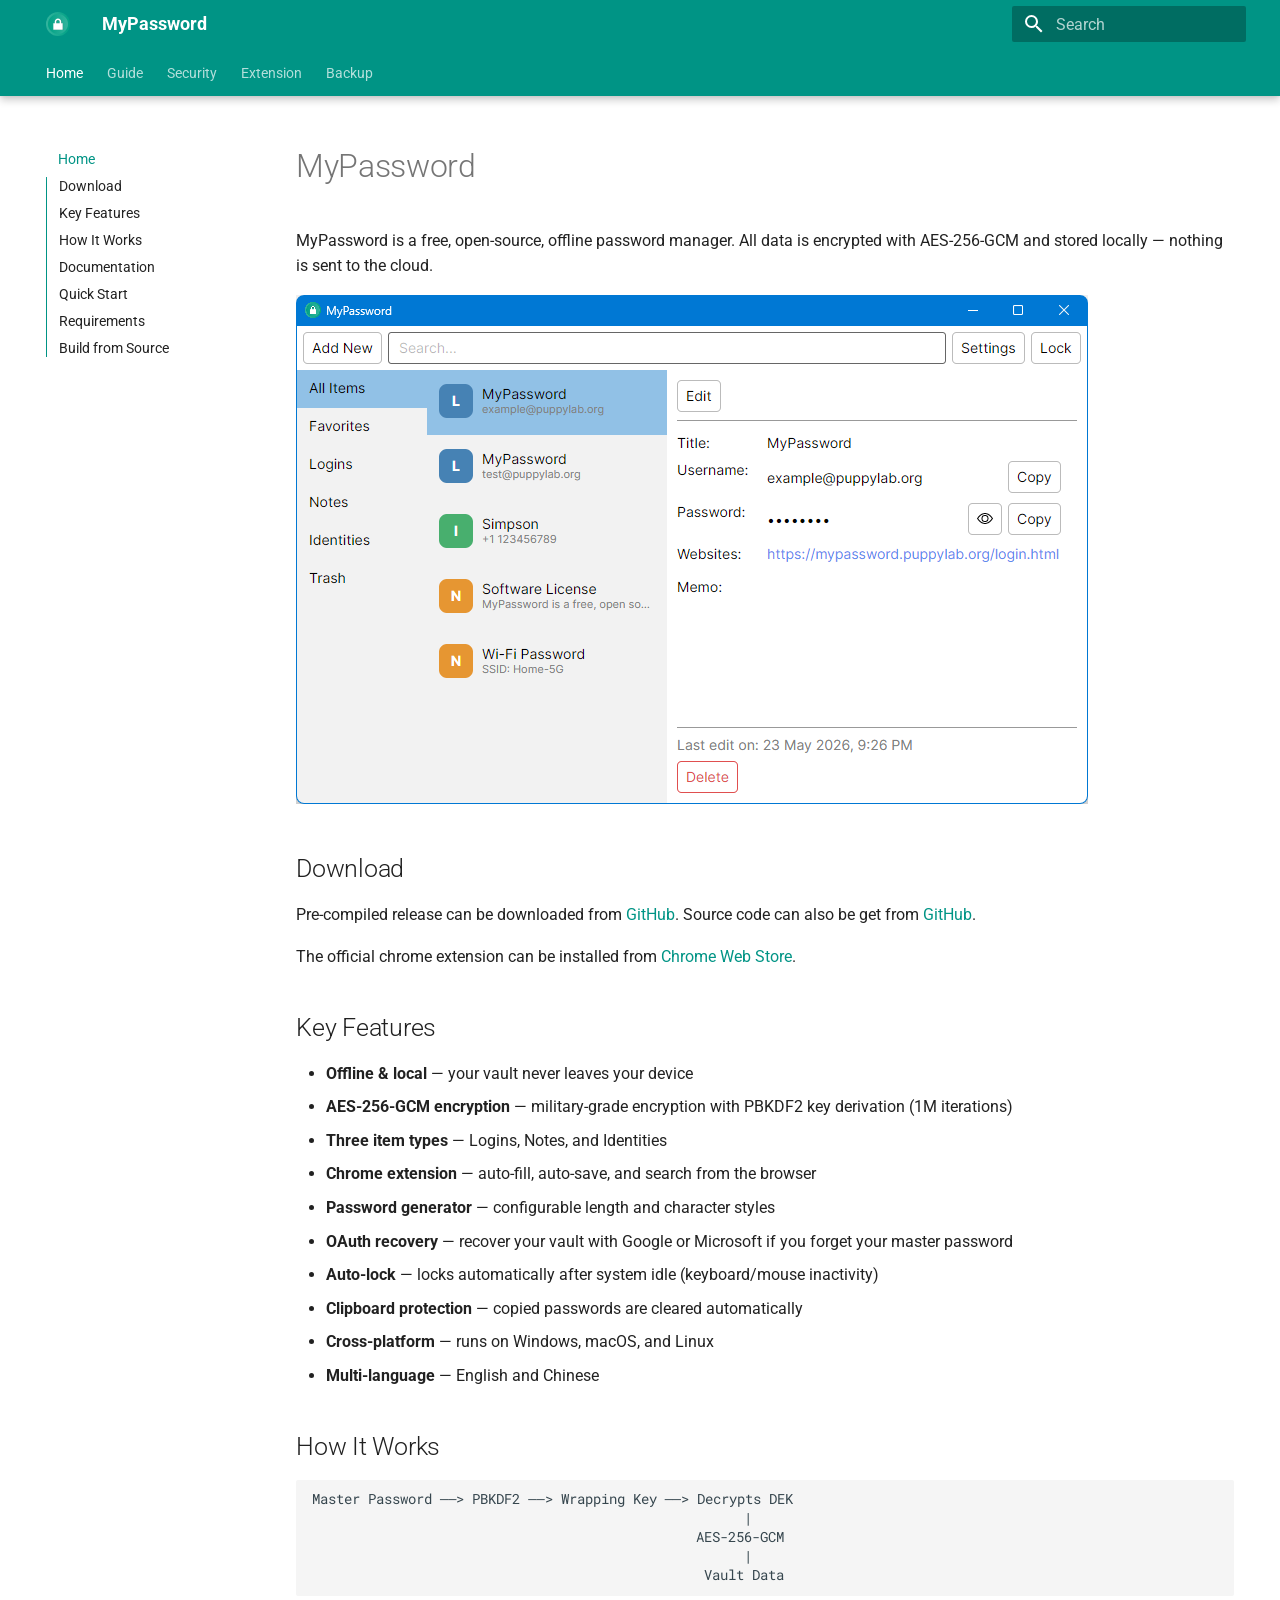
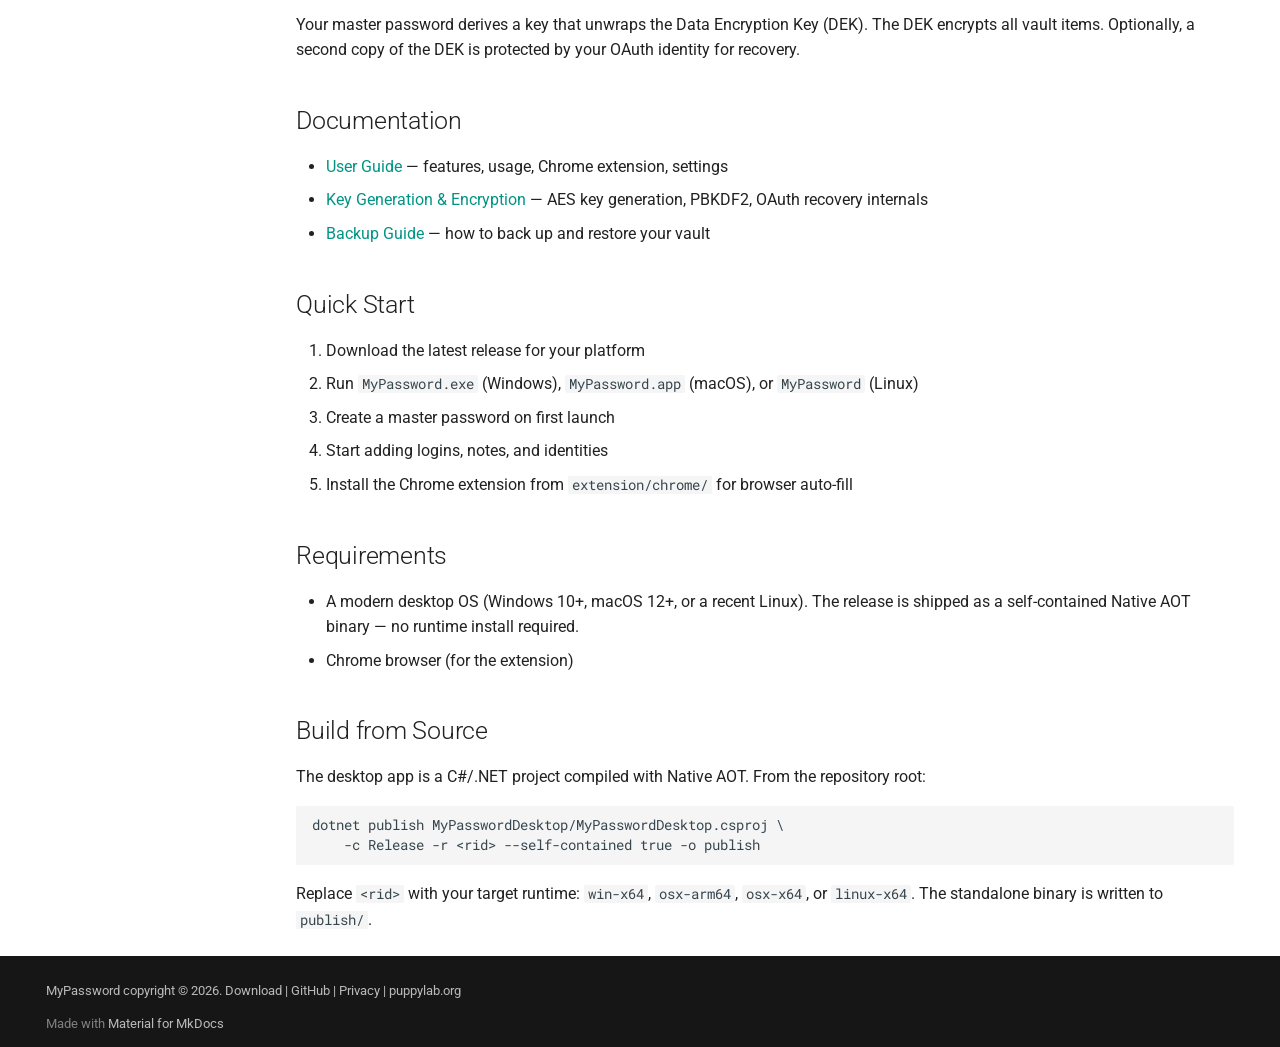
<file: index.html>
<!doctype html>
<html lang="en" class="no-js">
  <head>
    
      <meta charset="utf-8">
      <meta name="viewport" content="width=device-width,initial-scale=1">
      
      
      
      
      
        <link rel="next" href="guide/">
      
      
      <link rel="icon" href="assets/images/favicon.png">
      <meta name="generator" content="mkdocs-1.6.1, mkdocs-material-9.5.0">
    
    
      
        <title>MyPassword</title>
      
    
    
      <link rel="stylesheet" href="assets/stylesheets/main.45e1311d.min.css">
      
        
        <link rel="stylesheet" href="assets/stylesheets/palette.06af60db.min.css">
      
      


    
    
      
    
    
      
        
        
        <link rel="preconnect" href="https://fonts.gstatic.com" crossorigin>
        <link rel="stylesheet" href="https://fonts.googleapis.com/css?family=Roboto:300,300i,400,400i,700,700i%7CRoboto+Mono:400,400i,700,700i&display=fallback">
        <style>:root{--md-text-font:"Roboto";--md-code-font:"Roboto Mono"}</style>
      
    
    
    <script>__md_scope=new URL(".",location),__md_hash=e=>[...e].reduce((e,_)=>(e<<5)-e+_.charCodeAt(0),0),__md_get=(e,_=localStorage,t=__md_scope)=>JSON.parse(_.getItem(t.pathname+"."+e)),__md_set=(e,_,t=localStorage,a=__md_scope)=>{try{t.setItem(a.pathname+"."+e,JSON.stringify(_))}catch(e){}}</script>
    
      

    
    
    
  </head>
  
  
    
    
    
    
    
    <body dir="ltr" data-md-color-scheme="default" data-md-color-primary="teal" data-md-color-accent="indigo">
  
    
    <input class="md-toggle" data-md-toggle="drawer" type="checkbox" id="__drawer" autocomplete="off">
    <input class="md-toggle" data-md-toggle="search" type="checkbox" id="__search" autocomplete="off">
    <label class="md-overlay" for="__drawer"></label>
    <div data-md-component="skip">
      
        
        <a href="#mypassword" class="md-skip">
          Skip to content
        </a>
      
    </div>
    <div data-md-component="announce">
      
    </div>
    
    
      

  

<header class="md-header md-header--shadow md-header--lifted" data-md-component="header">
  <nav class="md-header__inner md-grid" aria-label="Header">
    <a href="." title="MyPassword" class="md-header__button md-logo" aria-label="MyPassword" data-md-component="logo">
      
  <img src="assets/images/logo.svg" alt="logo">

    </a>
    <label class="md-header__button md-icon" for="__drawer">
      
      <svg xmlns="http://www.w3.org/2000/svg" viewBox="0 0 24 24"><path d="M3 6h18v2H3V6m0 5h18v2H3v-2m0 5h18v2H3v-2Z"/></svg>
    </label>
    <div class="md-header__title" data-md-component="header-title">
      <div class="md-header__ellipsis">
        <div class="md-header__topic">
          <span class="md-ellipsis">
            MyPassword
          </span>
        </div>
        <div class="md-header__topic" data-md-component="header-topic">
          <span class="md-ellipsis">
            
              Home
            
          </span>
        </div>
      </div>
    </div>
    
      
    
    
    
    
      <label class="md-header__button md-icon" for="__search">
        
        <svg xmlns="http://www.w3.org/2000/svg" viewBox="0 0 24 24"><path d="M9.5 3A6.5 6.5 0 0 1 16 9.5c0 1.61-.59 3.09-1.56 4.23l.27.27h.79l5 5-1.5 1.5-5-5v-.79l-.27-.27A6.516 6.516 0 0 1 9.5 16 6.5 6.5 0 0 1 3 9.5 6.5 6.5 0 0 1 9.5 3m0 2C7 5 5 7 5 9.5S7 14 9.5 14 14 12 14 9.5 12 5 9.5 5Z"/></svg>
      </label>
      <div class="md-search" data-md-component="search" role="dialog">
  <label class="md-search__overlay" for="__search"></label>
  <div class="md-search__inner" role="search">
    <form class="md-search__form" name="search">
      <input type="text" class="md-search__input" name="query" aria-label="Search" placeholder="Search" autocapitalize="off" autocorrect="off" autocomplete="off" spellcheck="false" data-md-component="search-query" required>
      <label class="md-search__icon md-icon" for="__search">
        
        <svg xmlns="http://www.w3.org/2000/svg" viewBox="0 0 24 24"><path d="M9.5 3A6.5 6.5 0 0 1 16 9.5c0 1.61-.59 3.09-1.56 4.23l.27.27h.79l5 5-1.5 1.5-5-5v-.79l-.27-.27A6.516 6.516 0 0 1 9.5 16 6.5 6.5 0 0 1 3 9.5 6.5 6.5 0 0 1 9.5 3m0 2C7 5 5 7 5 9.5S7 14 9.5 14 14 12 14 9.5 12 5 9.5 5Z"/></svg>
        
        <svg xmlns="http://www.w3.org/2000/svg" viewBox="0 0 24 24"><path d="M20 11v2H8l5.5 5.5-1.42 1.42L4.16 12l7.92-7.92L13.5 5.5 8 11h12Z"/></svg>
      </label>
      <nav class="md-search__options" aria-label="Search">
        
        <button type="reset" class="md-search__icon md-icon" title="Clear" aria-label="Clear" tabindex="-1">
          
          <svg xmlns="http://www.w3.org/2000/svg" viewBox="0 0 24 24"><path d="M19 6.41 17.59 5 12 10.59 6.41 5 5 6.41 10.59 12 5 17.59 6.41 19 12 13.41 17.59 19 19 17.59 13.41 12 19 6.41Z"/></svg>
        </button>
      </nav>
      
    </form>
    <div class="md-search__output">
      <div class="md-search__scrollwrap" data-md-scrollfix>
        <div class="md-search-result" data-md-component="search-result">
          <div class="md-search-result__meta">
            Initializing search
          </div>
          <ol class="md-search-result__list" role="presentation"></ol>
        </div>
      </div>
    </div>
  </div>
</div>
    
    
  </nav>
  
    
      
<nav class="md-tabs" aria-label="Tabs" data-md-component="tabs">
  <div class="md-grid">
    <ul class="md-tabs__list">
      
        
  
  
    
  
  
    <li class="md-tabs__item md-tabs__item--active">
      <a href="." class="md-tabs__link">
        
  
    
  
  Home

      </a>
    </li>
  

      
        
  
  
  
    <li class="md-tabs__item">
      <a href="guide/" class="md-tabs__link">
        
  
    
  
  Guide

      </a>
    </li>
  

      
        
  
  
  
    <li class="md-tabs__item">
      <a href="key-gen/" class="md-tabs__link">
        
  
    
  
  Security

      </a>
    </li>
  

      
        
  
  
  
    <li class="md-tabs__item">
      <a href="extension/" class="md-tabs__link">
        
  
    
  
  Extension

      </a>
    </li>
  

      
        
  
  
  
    <li class="md-tabs__item">
      <a href="backup/" class="md-tabs__link">
        
  
    
  
  Backup

      </a>
    </li>
  

      
    </ul>
  </div>
</nav>
    
  
</header>
    
    <div class="md-container" data-md-component="container">
      
      
        
      
      <main class="md-main" data-md-component="main">
        <div class="md-main__inner md-grid">
          
            
              
              <div class="md-sidebar md-sidebar--primary" data-md-component="sidebar" data-md-type="navigation" >
                <div class="md-sidebar__scrollwrap">
                  <div class="md-sidebar__inner">
                    


  


  

<nav class="md-nav md-nav--primary md-nav--lifted md-nav--integrated" aria-label="Navigation" data-md-level="0">
  <label class="md-nav__title" for="__drawer">
    <a href="." title="MyPassword" class="md-nav__button md-logo" aria-label="MyPassword" data-md-component="logo">
      
  <img src="assets/images/logo.svg" alt="logo">

    </a>
    MyPassword
  </label>
  
  <ul class="md-nav__list" data-md-scrollfix>
    
      
      
  
  
    
  
  
  
    <li class="md-nav__item md-nav__item--active">
      
      <input class="md-nav__toggle md-toggle" type="checkbox" id="__toc">
      
      
        
      
      
        <label class="md-nav__link md-nav__link--active" for="__toc">
          
  
  <span class="md-ellipsis">
    Home
  </span>
  

          <span class="md-nav__icon md-icon"></span>
        </label>
      
      <a href="." class="md-nav__link md-nav__link--active">
        
  
  <span class="md-ellipsis">
    Home
  </span>
  

      </a>
      
        

<nav class="md-nav md-nav--secondary" aria-label="Table of contents">
  
  
  
    
  
  
    <label class="md-nav__title" for="__toc">
      <span class="md-nav__icon md-icon"></span>
      Table of contents
    </label>
    <ul class="md-nav__list" data-md-component="toc" data-md-scrollfix>
      
        <li class="md-nav__item">
  <a href="#download" class="md-nav__link">
    <span class="md-ellipsis">
      Download
    </span>
  </a>
  
</li>
      
        <li class="md-nav__item">
  <a href="#key-features" class="md-nav__link">
    <span class="md-ellipsis">
      Key Features
    </span>
  </a>
  
</li>
      
        <li class="md-nav__item">
  <a href="#how-it-works" class="md-nav__link">
    <span class="md-ellipsis">
      How It Works
    </span>
  </a>
  
</li>
      
        <li class="md-nav__item">
  <a href="#documentation" class="md-nav__link">
    <span class="md-ellipsis">
      Documentation
    </span>
  </a>
  
</li>
      
        <li class="md-nav__item">
  <a href="#quick-start" class="md-nav__link">
    <span class="md-ellipsis">
      Quick Start
    </span>
  </a>
  
</li>
      
        <li class="md-nav__item">
  <a href="#requirements" class="md-nav__link">
    <span class="md-ellipsis">
      Requirements
    </span>
  </a>
  
</li>
      
        <li class="md-nav__item">
  <a href="#build-from-source" class="md-nav__link">
    <span class="md-ellipsis">
      Build from Source
    </span>
  </a>
  
</li>
      
    </ul>
  
</nav>
      
    </li>
  

    
      
      
  
  
  
  
    <li class="md-nav__item">
      <a href="guide/" class="md-nav__link">
        
  
  <span class="md-ellipsis">
    Guide
  </span>
  

      </a>
    </li>
  

    
      
      
  
  
  
  
    <li class="md-nav__item">
      <a href="key-gen/" class="md-nav__link">
        
  
  <span class="md-ellipsis">
    Security
  </span>
  

      </a>
    </li>
  

    
      
      
  
  
  
  
    <li class="md-nav__item">
      <a href="extension/" class="md-nav__link">
        
  
  <span class="md-ellipsis">
    Extension
  </span>
  

      </a>
    </li>
  

    
      
      
  
  
  
  
    <li class="md-nav__item">
      <a href="backup/" class="md-nav__link">
        
  
  <span class="md-ellipsis">
    Backup
  </span>
  

      </a>
    </li>
  

    
  </ul>
</nav>
                  </div>
                </div>
              </div>
            
            
          
          
            <div class="md-content" data-md-component="content">
              <article class="md-content__inner md-typeset">
                
                  


<h1 id="mypassword">MyPassword</h1>
<p>MyPassword is a free, open-source, offline password manager. All data is encrypted with AES-256-GCM and stored locally — nothing is sent to the cloud.</p>
<p><img alt="screenshot" src="assets/images/screenshot.png" /></p>
<h2 id="download">Download</h2>
<p>Pre-compiled release can be downloaded from <a href="https://github.com/michaelliao/mypassword/releases/latest">GitHub</a>. Source code can also be get from <a href="https://github.com/michaelliao/mypassword">GitHub</a>.</p>
<p>The official chrome extension can be installed from <a href="https://chromewebstore.google.com/detail/mypassword/odemfllimigegcboeohkoijlkooifdip">Chrome Web Store</a>.</p>
<h2 id="key-features">Key Features</h2>
<ul>
<li><strong>Offline &amp; local</strong> — your vault never leaves your device</li>
<li><strong>AES-256-GCM encryption</strong> — military-grade encryption with PBKDF2 key derivation (1M iterations)</li>
<li><strong>Three item types</strong> — Logins, Notes, and Identities</li>
<li><strong>Chrome extension</strong> — auto-fill, auto-save, and search from the browser</li>
<li><strong>Password generator</strong> — configurable length and character styles</li>
<li><strong>OAuth recovery</strong> — recover your vault with Google or Microsoft if you forget your master password</li>
<li><strong>Auto-lock</strong> — locks automatically after system idle (keyboard/mouse inactivity)</li>
<li><strong>Clipboard protection</strong> — copied passwords are cleared automatically</li>
<li><strong>Cross-platform</strong> — runs on Windows, macOS, and Linux</li>
<li><strong>Multi-language</strong> — English and Chinese</li>
</ul>
<h2 id="how-it-works">How It Works</h2>
<pre><code>Master Password ──&gt; PBKDF2 ──&gt; Wrapping Key ──&gt; Decrypts DEK
                                                      |
                                                AES-256-GCM
                                                      |
                                                 Vault Data
</code></pre>
<p>Your master password derives a key that unwraps the Data Encryption Key (DEK). The DEK encrypts all vault items. Optionally, a second copy of the DEK is protected by your OAuth identity for recovery.</p>
<h2 id="documentation">Documentation</h2>
<ul>
<li><a href="/guide">User Guide</a> — features, usage, Chrome extension, settings</li>
<li><a href="/key-gen">Key Generation &amp; Encryption</a> — AES key generation, PBKDF2, OAuth recovery internals</li>
<li><a href="/backup">Backup Guide</a> — how to back up and restore your vault</li>
</ul>
<h2 id="quick-start">Quick Start</h2>
<ol>
<li>Download the latest release for your platform</li>
<li>Run <code>MyPassword.exe</code> (Windows), <code>MyPassword.app</code> (macOS), or <code>MyPassword</code> (Linux)</li>
<li>Create a master password on first launch</li>
<li>Start adding logins, notes, and identities</li>
<li>Install the Chrome extension from <code>extension/chrome/</code> for browser auto-fill</li>
</ol>
<h2 id="requirements">Requirements</h2>
<ul>
<li>A modern desktop OS (Windows 10+, macOS 12+, or a recent Linux). The release is shipped as a self-contained Native AOT binary — no runtime install required.</li>
<li>Chrome browser (for the extension)</li>
</ul>
<h2 id="build-from-source">Build from Source</h2>
<p>The desktop app is a C#/.NET project compiled with Native AOT. From the repository root:</p>
<pre><code class="language-bash">dotnet publish MyPasswordDesktop/MyPasswordDesktop.csproj \
    -c Release -r &lt;rid&gt; --self-contained true -o publish
</code></pre>
<p>Replace <code>&lt;rid&gt;</code> with your target runtime: <code>win-x64</code>, <code>osx-arm64</code>, <code>osx-x64</code>, or <code>linux-x64</code>. The standalone binary is written to <code>publish/</code>.</p>












                
              </article>
            </div>
          
          
<script>var target=document.getElementById(location.hash.slice(1));target&&target.name&&(target.checked=target.name.startsWith("__tabbed_"))</script>
        </div>
        
          <button type="button" class="md-top md-icon" data-md-component="top" hidden>
  
  <svg xmlns="http://www.w3.org/2000/svg" viewBox="0 0 24 24"><path d="M13 20h-2V8l-5.5 5.5-1.42-1.42L12 4.16l7.92 7.92-1.42 1.42L13 8v12Z"/></svg>
  Back to top
</button>
        
      </main>
      
        <footer class="md-footer">
  
  <div class="md-footer-meta md-typeset">
    <div class="md-footer-meta__inner md-grid">
      <div class="md-copyright">
  
    <div class="md-copyright__highlight">
      <p>MyPassword copyright &copy; 2026. <a href="https://github.com/michaelliao/mypassword/releases/latest">Download</a> | <a href="https://github.com/michaelliao/mypassword">GitHub</a> | <a href="https://mypassword.puppylab.org/privacy/">Privacy</a> | <a href="https://puppylab.org">puppylab.org</a></p>

    </div>
  
  
    Made with
    <a href="https://squidfunk.github.io/mkdocs-material/" target="_blank" rel="noopener">
      Material for MkDocs
    </a>
  
</div>
      
    </div>
  </div>
</footer>
      
    </div>
    <div class="md-dialog" data-md-component="dialog">
      <div class="md-dialog__inner md-typeset"></div>
    </div>
    
    
    <script id="__config" type="application/json">{"base": ".", "features": ["navigation.tabs", "navigation.tabs.sticky", "toc.follow", "toc.integrate", "navigation.top"], "search": "assets/javascripts/workers/search.f886a092.min.js", "translations": {"clipboard.copied": "Copied to clipboard", "clipboard.copy": "Copy to clipboard", "search.result.more.one": "1 more on this page", "search.result.more.other": "# more on this page", "search.result.none": "No matching documents", "search.result.one": "1 matching document", "search.result.other": "# matching documents", "search.result.placeholder": "Type to start searching", "search.result.term.missing": "Missing", "select.version": "Select version"}}</script>
    
    
      <script src="assets/javascripts/bundle.d7c377c4.min.js"></script>
      
    
  </body>
</html>
</file>
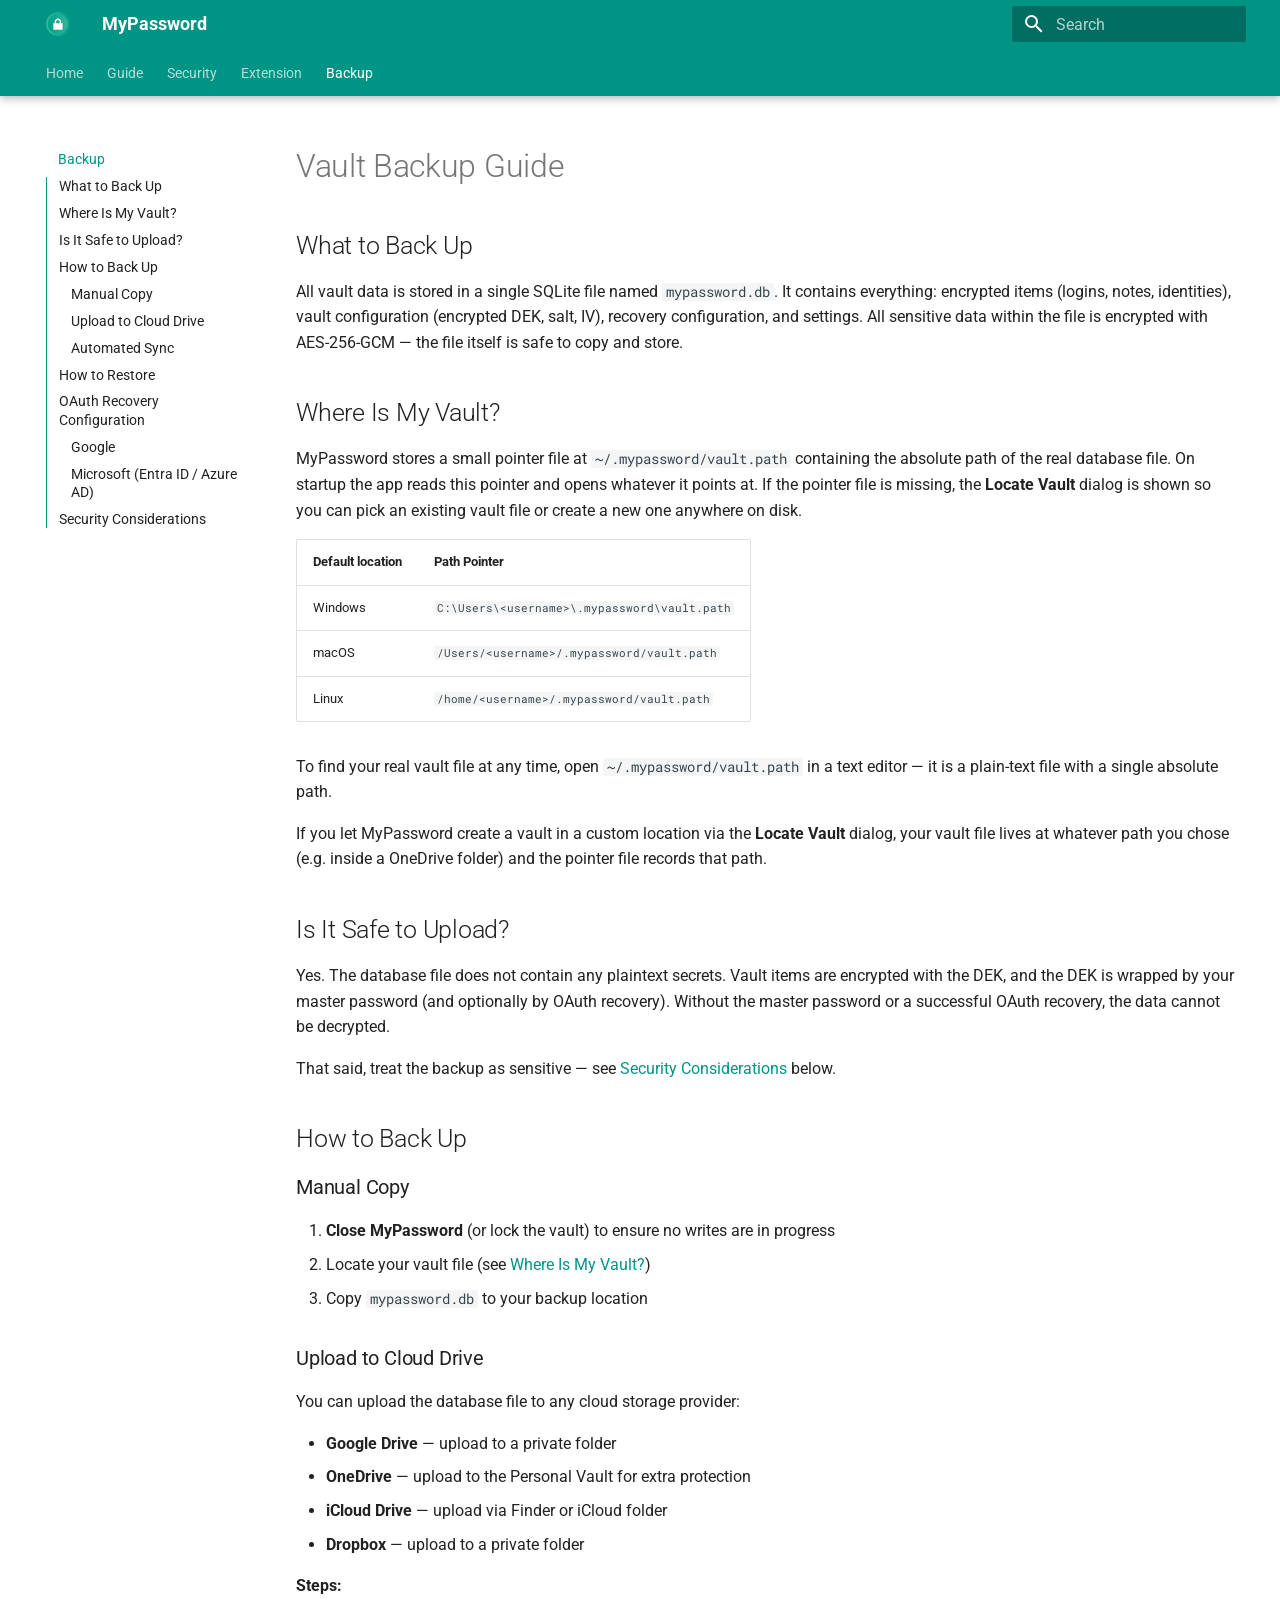
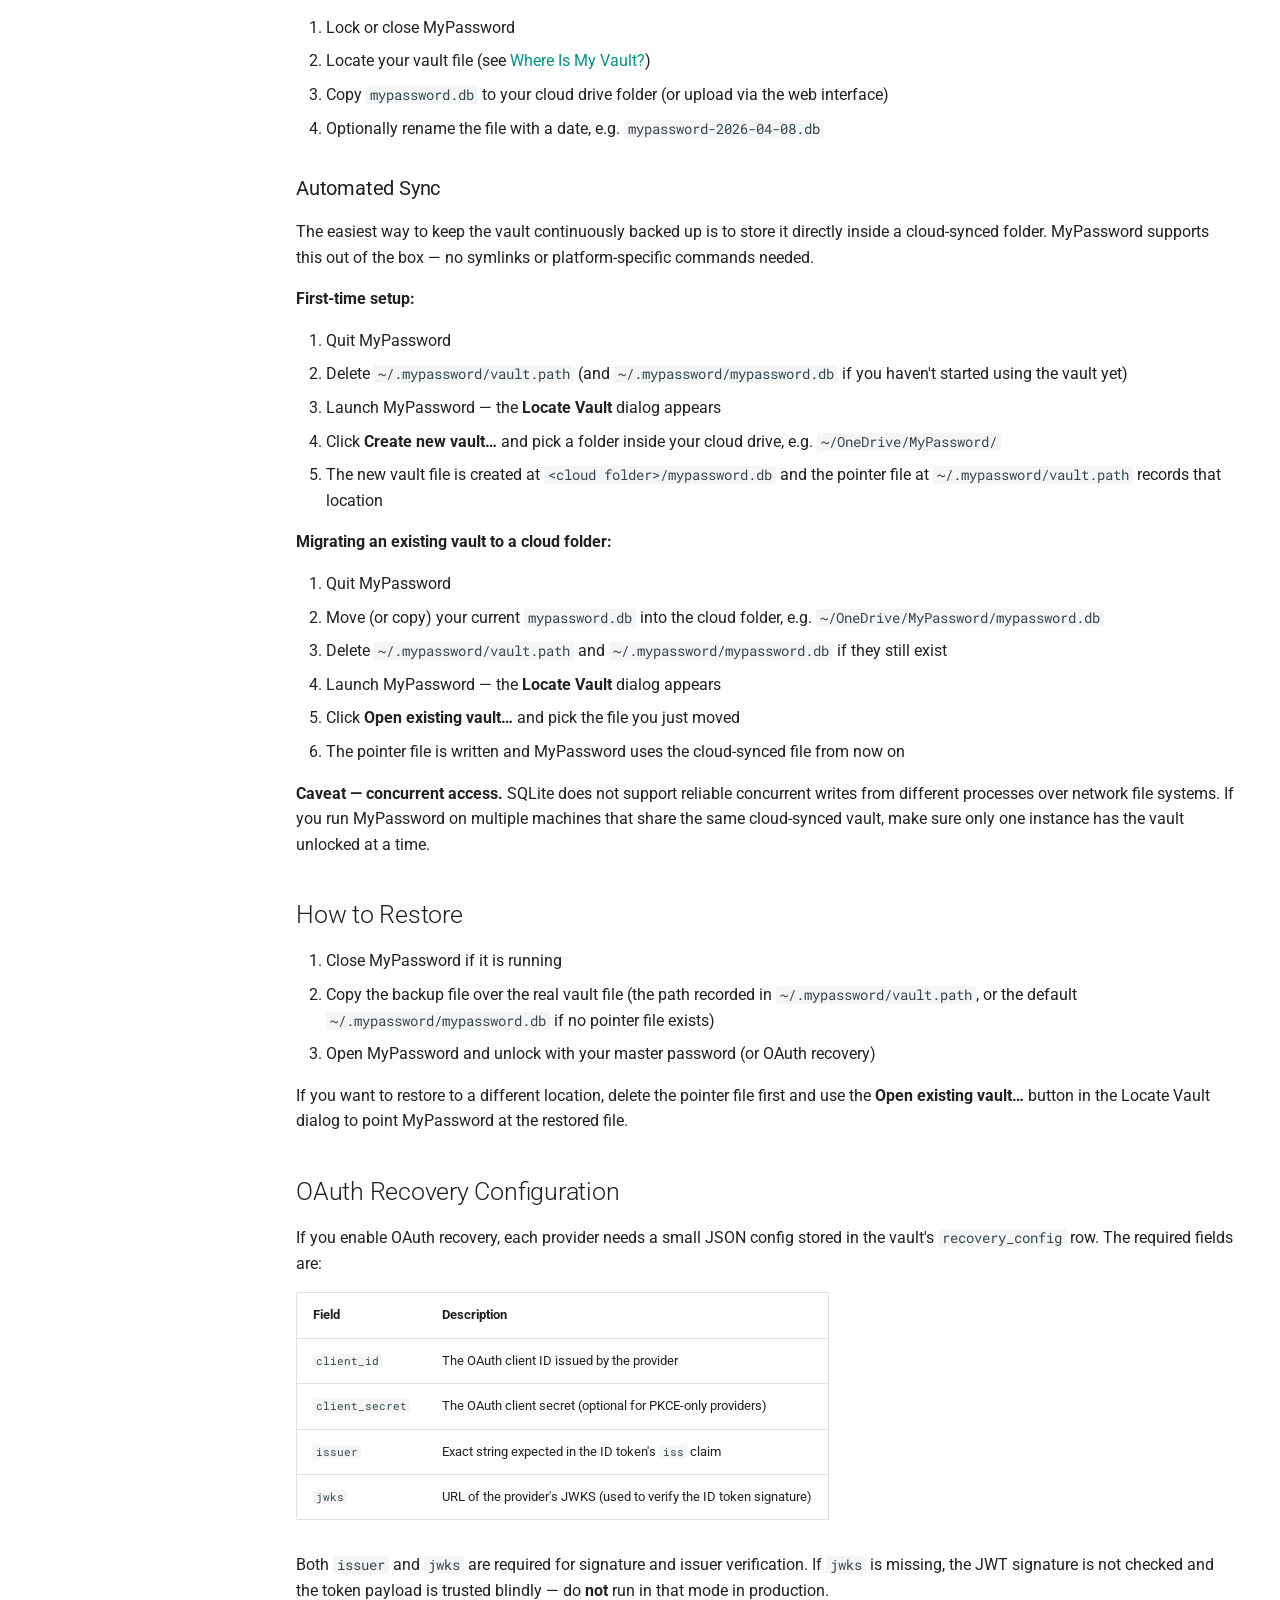
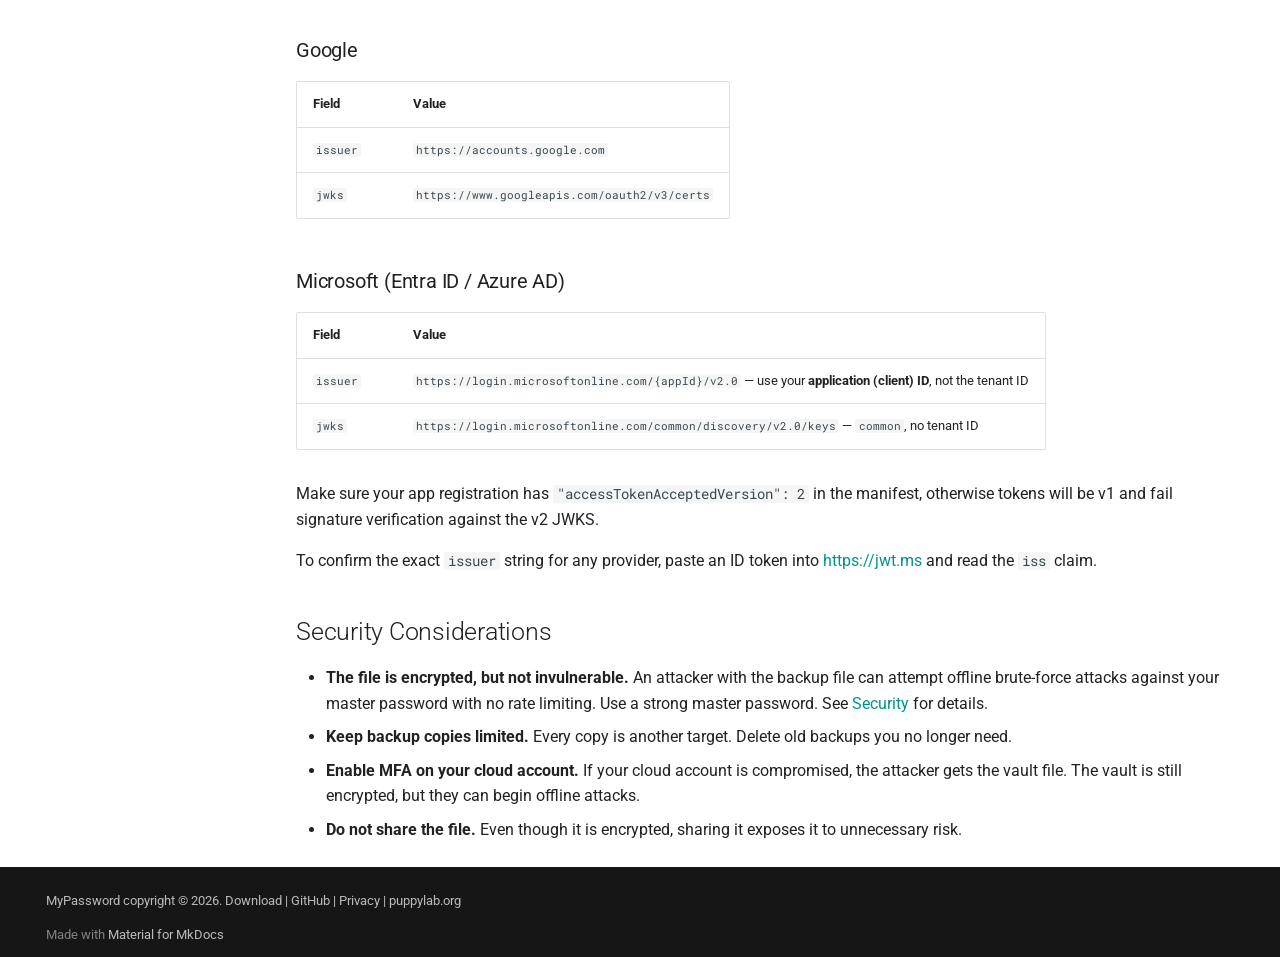
<file: backup/index.html>
<!doctype html>
<html lang="en" class="no-js">
  <head>
    
      <meta charset="utf-8">
      <meta name="viewport" content="width=device-width,initial-scale=1">
      
      
      
      
        <link rel="prev" href="../extension/">
      
      
      
      <link rel="icon" href="../assets/images/favicon.png">
      <meta name="generator" content="mkdocs-1.6.1, mkdocs-material-9.5.0">
    
    
      
        <title>Backup - MyPassword</title>
      
    
    
      <link rel="stylesheet" href="../assets/stylesheets/main.45e1311d.min.css">
      
        
        <link rel="stylesheet" href="../assets/stylesheets/palette.06af60db.min.css">
      
      


    
    
      
    
    
      
        
        
        <link rel="preconnect" href="https://fonts.gstatic.com" crossorigin>
        <link rel="stylesheet" href="https://fonts.googleapis.com/css?family=Roboto:300,300i,400,400i,700,700i%7CRoboto+Mono:400,400i,700,700i&display=fallback">
        <style>:root{--md-text-font:"Roboto";--md-code-font:"Roboto Mono"}</style>
      
    
    
    <script>__md_scope=new URL("..",location),__md_hash=e=>[...e].reduce((e,_)=>(e<<5)-e+_.charCodeAt(0),0),__md_get=(e,_=localStorage,t=__md_scope)=>JSON.parse(_.getItem(t.pathname+"."+e)),__md_set=(e,_,t=localStorage,a=__md_scope)=>{try{t.setItem(a.pathname+"."+e,JSON.stringify(_))}catch(e){}}</script>
    
      

    
    
    
  </head>
  
  
    
    
    
    
    
    <body dir="ltr" data-md-color-scheme="default" data-md-color-primary="teal" data-md-color-accent="indigo">
  
    
    <input class="md-toggle" data-md-toggle="drawer" type="checkbox" id="__drawer" autocomplete="off">
    <input class="md-toggle" data-md-toggle="search" type="checkbox" id="__search" autocomplete="off">
    <label class="md-overlay" for="__drawer"></label>
    <div data-md-component="skip">
      
        
        <a href="#vault-backup-guide" class="md-skip">
          Skip to content
        </a>
      
    </div>
    <div data-md-component="announce">
      
    </div>
    
    
      

  

<header class="md-header md-header--shadow md-header--lifted" data-md-component="header">
  <nav class="md-header__inner md-grid" aria-label="Header">
    <a href=".." title="MyPassword" class="md-header__button md-logo" aria-label="MyPassword" data-md-component="logo">
      
  <img src="../assets/images/logo.svg" alt="logo">

    </a>
    <label class="md-header__button md-icon" for="__drawer">
      
      <svg xmlns="http://www.w3.org/2000/svg" viewBox="0 0 24 24"><path d="M3 6h18v2H3V6m0 5h18v2H3v-2m0 5h18v2H3v-2Z"/></svg>
    </label>
    <div class="md-header__title" data-md-component="header-title">
      <div class="md-header__ellipsis">
        <div class="md-header__topic">
          <span class="md-ellipsis">
            MyPassword
          </span>
        </div>
        <div class="md-header__topic" data-md-component="header-topic">
          <span class="md-ellipsis">
            
              Backup
            
          </span>
        </div>
      </div>
    </div>
    
      
    
    
    
    
      <label class="md-header__button md-icon" for="__search">
        
        <svg xmlns="http://www.w3.org/2000/svg" viewBox="0 0 24 24"><path d="M9.5 3A6.5 6.5 0 0 1 16 9.5c0 1.61-.59 3.09-1.56 4.23l.27.27h.79l5 5-1.5 1.5-5-5v-.79l-.27-.27A6.516 6.516 0 0 1 9.5 16 6.5 6.5 0 0 1 3 9.5 6.5 6.5 0 0 1 9.5 3m0 2C7 5 5 7 5 9.5S7 14 9.5 14 14 12 14 9.5 12 5 9.5 5Z"/></svg>
      </label>
      <div class="md-search" data-md-component="search" role="dialog">
  <label class="md-search__overlay" for="__search"></label>
  <div class="md-search__inner" role="search">
    <form class="md-search__form" name="search">
      <input type="text" class="md-search__input" name="query" aria-label="Search" placeholder="Search" autocapitalize="off" autocorrect="off" autocomplete="off" spellcheck="false" data-md-component="search-query" required>
      <label class="md-search__icon md-icon" for="__search">
        
        <svg xmlns="http://www.w3.org/2000/svg" viewBox="0 0 24 24"><path d="M9.5 3A6.5 6.5 0 0 1 16 9.5c0 1.61-.59 3.09-1.56 4.23l.27.27h.79l5 5-1.5 1.5-5-5v-.79l-.27-.27A6.516 6.516 0 0 1 9.5 16 6.5 6.5 0 0 1 3 9.5 6.5 6.5 0 0 1 9.5 3m0 2C7 5 5 7 5 9.5S7 14 9.5 14 14 12 14 9.5 12 5 9.5 5Z"/></svg>
        
        <svg xmlns="http://www.w3.org/2000/svg" viewBox="0 0 24 24"><path d="M20 11v2H8l5.5 5.5-1.42 1.42L4.16 12l7.92-7.92L13.5 5.5 8 11h12Z"/></svg>
      </label>
      <nav class="md-search__options" aria-label="Search">
        
        <button type="reset" class="md-search__icon md-icon" title="Clear" aria-label="Clear" tabindex="-1">
          
          <svg xmlns="http://www.w3.org/2000/svg" viewBox="0 0 24 24"><path d="M19 6.41 17.59 5 12 10.59 6.41 5 5 6.41 10.59 12 5 17.59 6.41 19 12 13.41 17.59 19 19 17.59 13.41 12 19 6.41Z"/></svg>
        </button>
      </nav>
      
    </form>
    <div class="md-search__output">
      <div class="md-search__scrollwrap" data-md-scrollfix>
        <div class="md-search-result" data-md-component="search-result">
          <div class="md-search-result__meta">
            Initializing search
          </div>
          <ol class="md-search-result__list" role="presentation"></ol>
        </div>
      </div>
    </div>
  </div>
</div>
    
    
  </nav>
  
    
      
<nav class="md-tabs" aria-label="Tabs" data-md-component="tabs">
  <div class="md-grid">
    <ul class="md-tabs__list">
      
        
  
  
  
    <li class="md-tabs__item">
      <a href=".." class="md-tabs__link">
        
  
    
  
  Home

      </a>
    </li>
  

      
        
  
  
  
    <li class="md-tabs__item">
      <a href="../guide/" class="md-tabs__link">
        
  
    
  
  Guide

      </a>
    </li>
  

      
        
  
  
  
    <li class="md-tabs__item">
      <a href="../key-gen/" class="md-tabs__link">
        
  
    
  
  Security

      </a>
    </li>
  

      
        
  
  
  
    <li class="md-tabs__item">
      <a href="../extension/" class="md-tabs__link">
        
  
    
  
  Extension

      </a>
    </li>
  

      
        
  
  
    
  
  
    <li class="md-tabs__item md-tabs__item--active">
      <a href="./" class="md-tabs__link">
        
  
    
  
  Backup

      </a>
    </li>
  

      
    </ul>
  </div>
</nav>
    
  
</header>
    
    <div class="md-container" data-md-component="container">
      
      
        
      
      <main class="md-main" data-md-component="main">
        <div class="md-main__inner md-grid">
          
            
              
              <div class="md-sidebar md-sidebar--primary" data-md-component="sidebar" data-md-type="navigation" >
                <div class="md-sidebar__scrollwrap">
                  <div class="md-sidebar__inner">
                    


  


  

<nav class="md-nav md-nav--primary md-nav--lifted md-nav--integrated" aria-label="Navigation" data-md-level="0">
  <label class="md-nav__title" for="__drawer">
    <a href=".." title="MyPassword" class="md-nav__button md-logo" aria-label="MyPassword" data-md-component="logo">
      
  <img src="../assets/images/logo.svg" alt="logo">

    </a>
    MyPassword
  </label>
  
  <ul class="md-nav__list" data-md-scrollfix>
    
      
      
  
  
  
  
    <li class="md-nav__item">
      <a href=".." class="md-nav__link">
        
  
  <span class="md-ellipsis">
    Home
  </span>
  

      </a>
    </li>
  

    
      
      
  
  
  
  
    <li class="md-nav__item">
      <a href="../guide/" class="md-nav__link">
        
  
  <span class="md-ellipsis">
    Guide
  </span>
  

      </a>
    </li>
  

    
      
      
  
  
  
  
    <li class="md-nav__item">
      <a href="../key-gen/" class="md-nav__link">
        
  
  <span class="md-ellipsis">
    Security
  </span>
  

      </a>
    </li>
  

    
      
      
  
  
  
  
    <li class="md-nav__item">
      <a href="../extension/" class="md-nav__link">
        
  
  <span class="md-ellipsis">
    Extension
  </span>
  

      </a>
    </li>
  

    
      
      
  
  
    
  
  
  
    <li class="md-nav__item md-nav__item--active">
      
      <input class="md-nav__toggle md-toggle" type="checkbox" id="__toc">
      
      
        
      
      
        <label class="md-nav__link md-nav__link--active" for="__toc">
          
  
  <span class="md-ellipsis">
    Backup
  </span>
  

          <span class="md-nav__icon md-icon"></span>
        </label>
      
      <a href="./" class="md-nav__link md-nav__link--active">
        
  
  <span class="md-ellipsis">
    Backup
  </span>
  

      </a>
      
        

<nav class="md-nav md-nav--secondary" aria-label="Table of contents">
  
  
  
    
  
  
    <label class="md-nav__title" for="__toc">
      <span class="md-nav__icon md-icon"></span>
      Table of contents
    </label>
    <ul class="md-nav__list" data-md-component="toc" data-md-scrollfix>
      
        <li class="md-nav__item">
  <a href="#what-to-back-up" class="md-nav__link">
    <span class="md-ellipsis">
      What to Back Up
    </span>
  </a>
  
</li>
      
        <li class="md-nav__item">
  <a href="#where-is-my-vault" class="md-nav__link">
    <span class="md-ellipsis">
      Where Is My Vault?
    </span>
  </a>
  
</li>
      
        <li class="md-nav__item">
  <a href="#is-it-safe-to-upload" class="md-nav__link">
    <span class="md-ellipsis">
      Is It Safe to Upload?
    </span>
  </a>
  
</li>
      
        <li class="md-nav__item">
  <a href="#how-to-back-up" class="md-nav__link">
    <span class="md-ellipsis">
      How to Back Up
    </span>
  </a>
  
    <nav class="md-nav" aria-label="How to Back Up">
      <ul class="md-nav__list">
        
          <li class="md-nav__item">
  <a href="#manual-copy" class="md-nav__link">
    <span class="md-ellipsis">
      Manual Copy
    </span>
  </a>
  
</li>
        
          <li class="md-nav__item">
  <a href="#upload-to-cloud-drive" class="md-nav__link">
    <span class="md-ellipsis">
      Upload to Cloud Drive
    </span>
  </a>
  
</li>
        
          <li class="md-nav__item">
  <a href="#automated-sync" class="md-nav__link">
    <span class="md-ellipsis">
      Automated Sync
    </span>
  </a>
  
</li>
        
      </ul>
    </nav>
  
</li>
      
        <li class="md-nav__item">
  <a href="#how-to-restore" class="md-nav__link">
    <span class="md-ellipsis">
      How to Restore
    </span>
  </a>
  
</li>
      
        <li class="md-nav__item">
  <a href="#oauth-recovery-configuration" class="md-nav__link">
    <span class="md-ellipsis">
      OAuth Recovery Configuration
    </span>
  </a>
  
    <nav class="md-nav" aria-label="OAuth Recovery Configuration">
      <ul class="md-nav__list">
        
          <li class="md-nav__item">
  <a href="#google" class="md-nav__link">
    <span class="md-ellipsis">
      Google
    </span>
  </a>
  
</li>
        
          <li class="md-nav__item">
  <a href="#microsoft-entra-id-azure-ad" class="md-nav__link">
    <span class="md-ellipsis">
      Microsoft (Entra ID / Azure AD)
    </span>
  </a>
  
</li>
        
      </ul>
    </nav>
  
</li>
      
        <li class="md-nav__item">
  <a href="#security-considerations" class="md-nav__link">
    <span class="md-ellipsis">
      Security Considerations
    </span>
  </a>
  
</li>
      
    </ul>
  
</nav>
      
    </li>
  

    
  </ul>
</nav>
                  </div>
                </div>
              </div>
            
            
          
          
            <div class="md-content" data-md-component="content">
              <article class="md-content__inner md-typeset">
                
                  


<h1 id="vault-backup-guide">Vault Backup Guide</h1>
<h2 id="what-to-back-up">What to Back Up</h2>
<p>All vault data is stored in a single SQLite file named <code>mypassword.db</code>. It contains everything: encrypted items (logins, notes, identities), vault configuration (encrypted DEK, salt, IV), recovery configuration, and settings. All sensitive data within the file is encrypted with AES-256-GCM — the file itself is safe to copy and store.</p>
<h2 id="where-is-my-vault">Where Is My Vault?</h2>
<p>MyPassword stores a small pointer file at <code>~/.mypassword/vault.path</code> containing the absolute path of the real database file. On startup the app reads this pointer and opens whatever it points at. If the pointer file is missing, the <strong>Locate Vault</strong> dialog is shown so you can pick an existing vault file or create a new one anywhere on disk.</p>
<table>
<thead>
<tr>
<th>Default location</th>
<th>Path Pointer</th>
</tr>
</thead>
<tbody>
<tr>
<td>Windows</td>
<td><code>C:\Users\&lt;username&gt;\.mypassword\vault.path</code></td>
</tr>
<tr>
<td>macOS</td>
<td><code>/Users/&lt;username&gt;/.mypassword/vault.path</code></td>
</tr>
<tr>
<td>Linux</td>
<td><code>/home/&lt;username&gt;/.mypassword/vault.path</code></td>
</tr>
</tbody>
</table>
<p>To find your real vault file at any time, open <code>~/.mypassword/vault.path</code> in a text editor — it is a plain-text file with a single absolute path.</p>
<p>If you let MyPassword create a vault in a custom location via the <strong>Locate Vault</strong> dialog, your vault file lives at whatever path you chose (e.g. inside a OneDrive folder) and the pointer file records that path.</p>
<h2 id="is-it-safe-to-upload">Is It Safe to Upload?</h2>
<p>Yes. The database file does not contain any plaintext secrets. Vault items are encrypted with the DEK, and the DEK is wrapped by your master password (and optionally by OAuth recovery). Without the master password or a successful OAuth recovery, the data cannot be decrypted.</p>
<p>That said, treat the backup as sensitive — see <a href="#security-considerations">Security Considerations</a> below.</p>
<h2 id="how-to-back-up">How to Back Up</h2>
<h3 id="manual-copy">Manual Copy</h3>
<ol>
<li><strong>Close MyPassword</strong> (or lock the vault) to ensure no writes are in progress</li>
<li>Locate your vault file (see <a href="#where-is-my-vault">Where Is My Vault?</a>)</li>
<li>Copy <code>mypassword.db</code> to your backup location</li>
</ol>
<h3 id="upload-to-cloud-drive">Upload to Cloud Drive</h3>
<p>You can upload the database file to any cloud storage provider:</p>
<ul>
<li><strong>Google Drive</strong> — upload to a private folder</li>
<li><strong>OneDrive</strong> — upload to the Personal Vault for extra protection</li>
<li><strong>iCloud Drive</strong> — upload via Finder or iCloud folder</li>
<li><strong>Dropbox</strong> — upload to a private folder</li>
</ul>
<p><strong>Steps:</strong></p>
<ol>
<li>Lock or close MyPassword</li>
<li>Locate your vault file (see <a href="#where-is-my-vault">Where Is My Vault?</a>)</li>
<li>Copy <code>mypassword.db</code> to your cloud drive folder (or upload via the web interface)</li>
<li>Optionally rename the file with a date, e.g. <code>mypassword-2026-04-08.db</code></li>
</ol>
<h3 id="automated-sync">Automated Sync</h3>
<p>The easiest way to keep the vault continuously backed up is to store it directly inside a cloud-synced folder. MyPassword supports this out of the box — no symlinks or platform-specific commands needed.</p>
<p><strong>First-time setup:</strong></p>
<ol>
<li>Quit MyPassword</li>
<li>Delete <code>~/.mypassword/vault.path</code> (and <code>~/.mypassword/mypassword.db</code> if you haven't started using the vault yet)</li>
<li>Launch MyPassword — the <strong>Locate Vault</strong> dialog appears</li>
<li>Click <strong>Create new vault…</strong> and pick a folder inside your cloud drive, e.g. <code>~/OneDrive/MyPassword/</code></li>
<li>The new vault file is created at <code>&lt;cloud folder&gt;/mypassword.db</code> and the pointer file at <code>~/.mypassword/vault.path</code> records that location</li>
</ol>
<p><strong>Migrating an existing vault to a cloud folder:</strong></p>
<ol>
<li>Quit MyPassword</li>
<li>Move (or copy) your current <code>mypassword.db</code> into the cloud folder, e.g. <code>~/OneDrive/MyPassword/mypassword.db</code></li>
<li>Delete <code>~/.mypassword/vault.path</code> and <code>~/.mypassword/mypassword.db</code> if they still exist</li>
<li>Launch MyPassword — the <strong>Locate Vault</strong> dialog appears</li>
<li>Click <strong>Open existing vault…</strong> and pick the file you just moved</li>
<li>The pointer file is written and MyPassword uses the cloud-synced file from now on</li>
</ol>
<p><strong>Caveat — concurrent access.</strong> SQLite does not support reliable concurrent writes from different processes over network file systems. If you run MyPassword on multiple machines that share the same cloud-synced vault, make sure only one instance has the vault unlocked at a time.</p>
<h2 id="how-to-restore">How to Restore</h2>
<ol>
<li>Close MyPassword if it is running</li>
<li>Copy the backup file over the real vault file (the path recorded in <code>~/.mypassword/vault.path</code>, or the default <code>~/.mypassword/mypassword.db</code> if no pointer file exists)</li>
<li>Open MyPassword and unlock with your master password (or OAuth recovery)</li>
</ol>
<p>If you want to restore to a different location, delete the pointer file first and use the <strong>Open existing vault…</strong> button in the Locate Vault dialog to point MyPassword at the restored file.</p>
<h2 id="oauth-recovery-configuration">OAuth Recovery Configuration</h2>
<p>If you enable OAuth recovery, each provider needs a small JSON config stored in the vault's <code>recovery_config</code> row. The required fields are:</p>
<table>
<thead>
<tr>
<th>Field</th>
<th>Description</th>
</tr>
</thead>
<tbody>
<tr>
<td><code>client_id</code></td>
<td>The OAuth client ID issued by the provider</td>
</tr>
<tr>
<td><code>client_secret</code></td>
<td>The OAuth client secret (optional for PKCE-only providers)</td>
</tr>
<tr>
<td><code>issuer</code></td>
<td>Exact string expected in the ID token's <code>iss</code> claim</td>
</tr>
<tr>
<td><code>jwks</code></td>
<td>URL of the provider's JWKS (used to verify the ID token signature)</td>
</tr>
</tbody>
</table>
<p>Both <code>issuer</code> and <code>jwks</code> are required for signature and issuer verification. If <code>jwks</code> is missing, the JWT signature is not checked and the token payload is trusted blindly — do <strong>not</strong> run in that mode in production.</p>
<h3 id="google">Google</h3>
<table>
<thead>
<tr>
<th>Field</th>
<th>Value</th>
</tr>
</thead>
<tbody>
<tr>
<td><code>issuer</code></td>
<td><code>https://accounts.google.com</code></td>
</tr>
<tr>
<td><code>jwks</code></td>
<td><code>https://www.googleapis.com/oauth2/v3/certs</code></td>
</tr>
</tbody>
</table>
<h3 id="microsoft-entra-id-azure-ad">Microsoft (Entra ID / Azure AD)</h3>
<table>
<thead>
<tr>
<th>Field</th>
<th>Value</th>
</tr>
</thead>
<tbody>
<tr>
<td><code>issuer</code></td>
<td><code>https://login.microsoftonline.com/{appId}/v2.0</code> — use your <strong>application (client) ID</strong>, not the tenant ID</td>
</tr>
<tr>
<td><code>jwks</code></td>
<td><code>https://login.microsoftonline.com/common/discovery/v2.0/keys</code> — <code>common</code>, no tenant ID</td>
</tr>
</tbody>
</table>
<p>Make sure your app registration has <code>"accessTokenAcceptedVersion": 2</code> in the manifest, otherwise tokens will be v1 and fail signature verification against the v2 JWKS.</p>
<p>To confirm the exact <code>issuer</code> string for any provider, paste an ID token into <a href="https://jwt.ms">https://jwt.ms</a> and read the <code>iss</code> claim.</p>
<h2 id="security-considerations">Security Considerations</h2>
<ul>
<li><strong>The file is encrypted, but not invulnerable.</strong> An attacker with the backup file can attempt offline brute-force attacks against your master password with no rate limiting. Use a strong master password. See <a href="/key-gen#when-can-the-vault-be-compromised">Security</a> for details.</li>
<li><strong>Keep backup copies limited.</strong> Every copy is another target. Delete old backups you no longer need.</li>
<li><strong>Enable MFA on your cloud account.</strong> If your cloud account is compromised, the attacker gets the vault file. The vault is still encrypted, but they can begin offline attacks.</li>
<li><strong>Do not share the file.</strong> Even though it is encrypted, sharing it exposes it to unnecessary risk.</li>
</ul>












                
              </article>
            </div>
          
          
<script>var target=document.getElementById(location.hash.slice(1));target&&target.name&&(target.checked=target.name.startsWith("__tabbed_"))</script>
        </div>
        
          <button type="button" class="md-top md-icon" data-md-component="top" hidden>
  
  <svg xmlns="http://www.w3.org/2000/svg" viewBox="0 0 24 24"><path d="M13 20h-2V8l-5.5 5.5-1.42-1.42L12 4.16l7.92 7.92-1.42 1.42L13 8v12Z"/></svg>
  Back to top
</button>
        
      </main>
      
        <footer class="md-footer">
  
  <div class="md-footer-meta md-typeset">
    <div class="md-footer-meta__inner md-grid">
      <div class="md-copyright">
  
    <div class="md-copyright__highlight">
      <p>MyPassword copyright &copy; 2026. <a href="https://github.com/michaelliao/mypassword/releases/latest">Download</a> | <a href="https://github.com/michaelliao/mypassword">GitHub</a> | <a href="https://mypassword.puppylab.org/privacy/">Privacy</a> | <a href="https://puppylab.org">puppylab.org</a></p>

    </div>
  
  
    Made with
    <a href="https://squidfunk.github.io/mkdocs-material/" target="_blank" rel="noopener">
      Material for MkDocs
    </a>
  
</div>
      
    </div>
  </div>
</footer>
      
    </div>
    <div class="md-dialog" data-md-component="dialog">
      <div class="md-dialog__inner md-typeset"></div>
    </div>
    
    
    <script id="__config" type="application/json">{"base": "..", "features": ["navigation.tabs", "navigation.tabs.sticky", "toc.follow", "toc.integrate", "navigation.top"], "search": "../assets/javascripts/workers/search.f886a092.min.js", "translations": {"clipboard.copied": "Copied to clipboard", "clipboard.copy": "Copy to clipboard", "search.result.more.one": "1 more on this page", "search.result.more.other": "# more on this page", "search.result.none": "No matching documents", "search.result.one": "1 matching document", "search.result.other": "# matching documents", "search.result.placeholder": "Type to start searching", "search.result.term.missing": "Missing", "select.version": "Select version"}}</script>
    
    
      <script src="../assets/javascripts/bundle.d7c377c4.min.js"></script>
      
    
  </body>
</html>
</file>
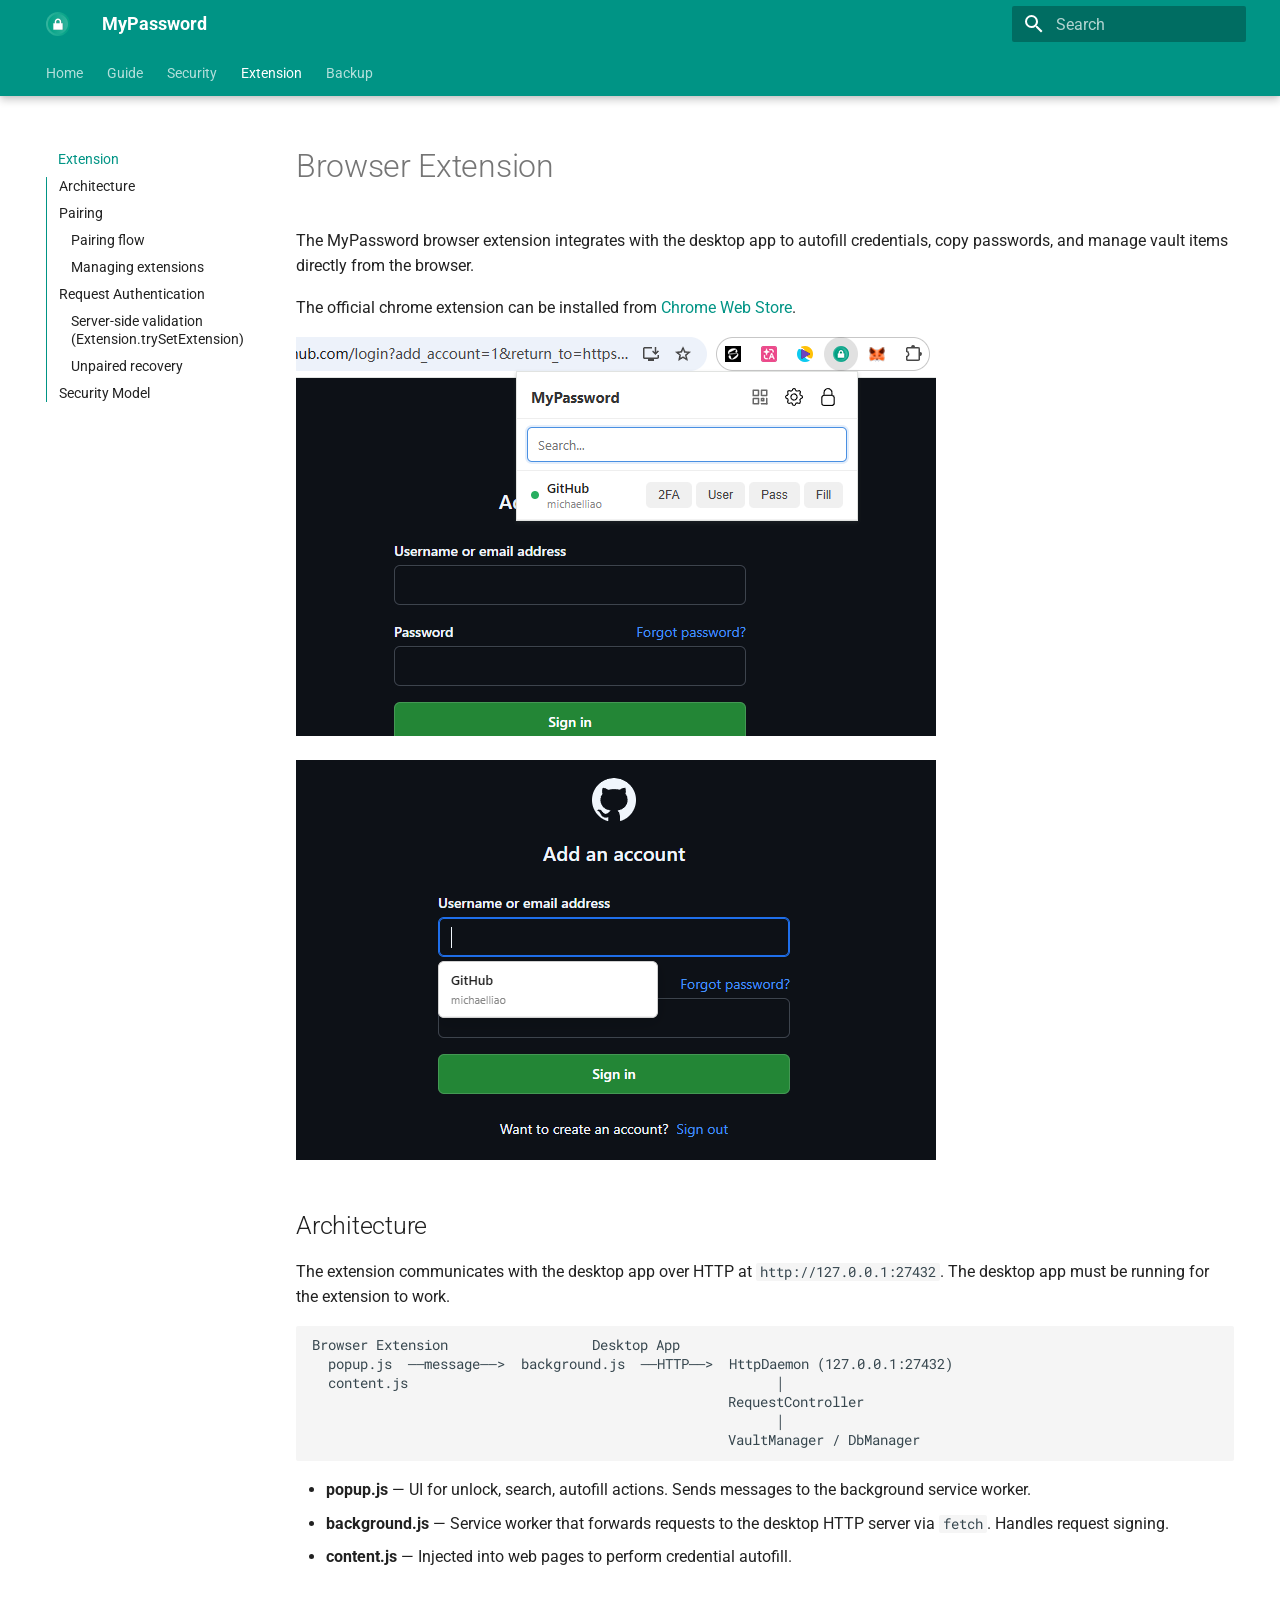
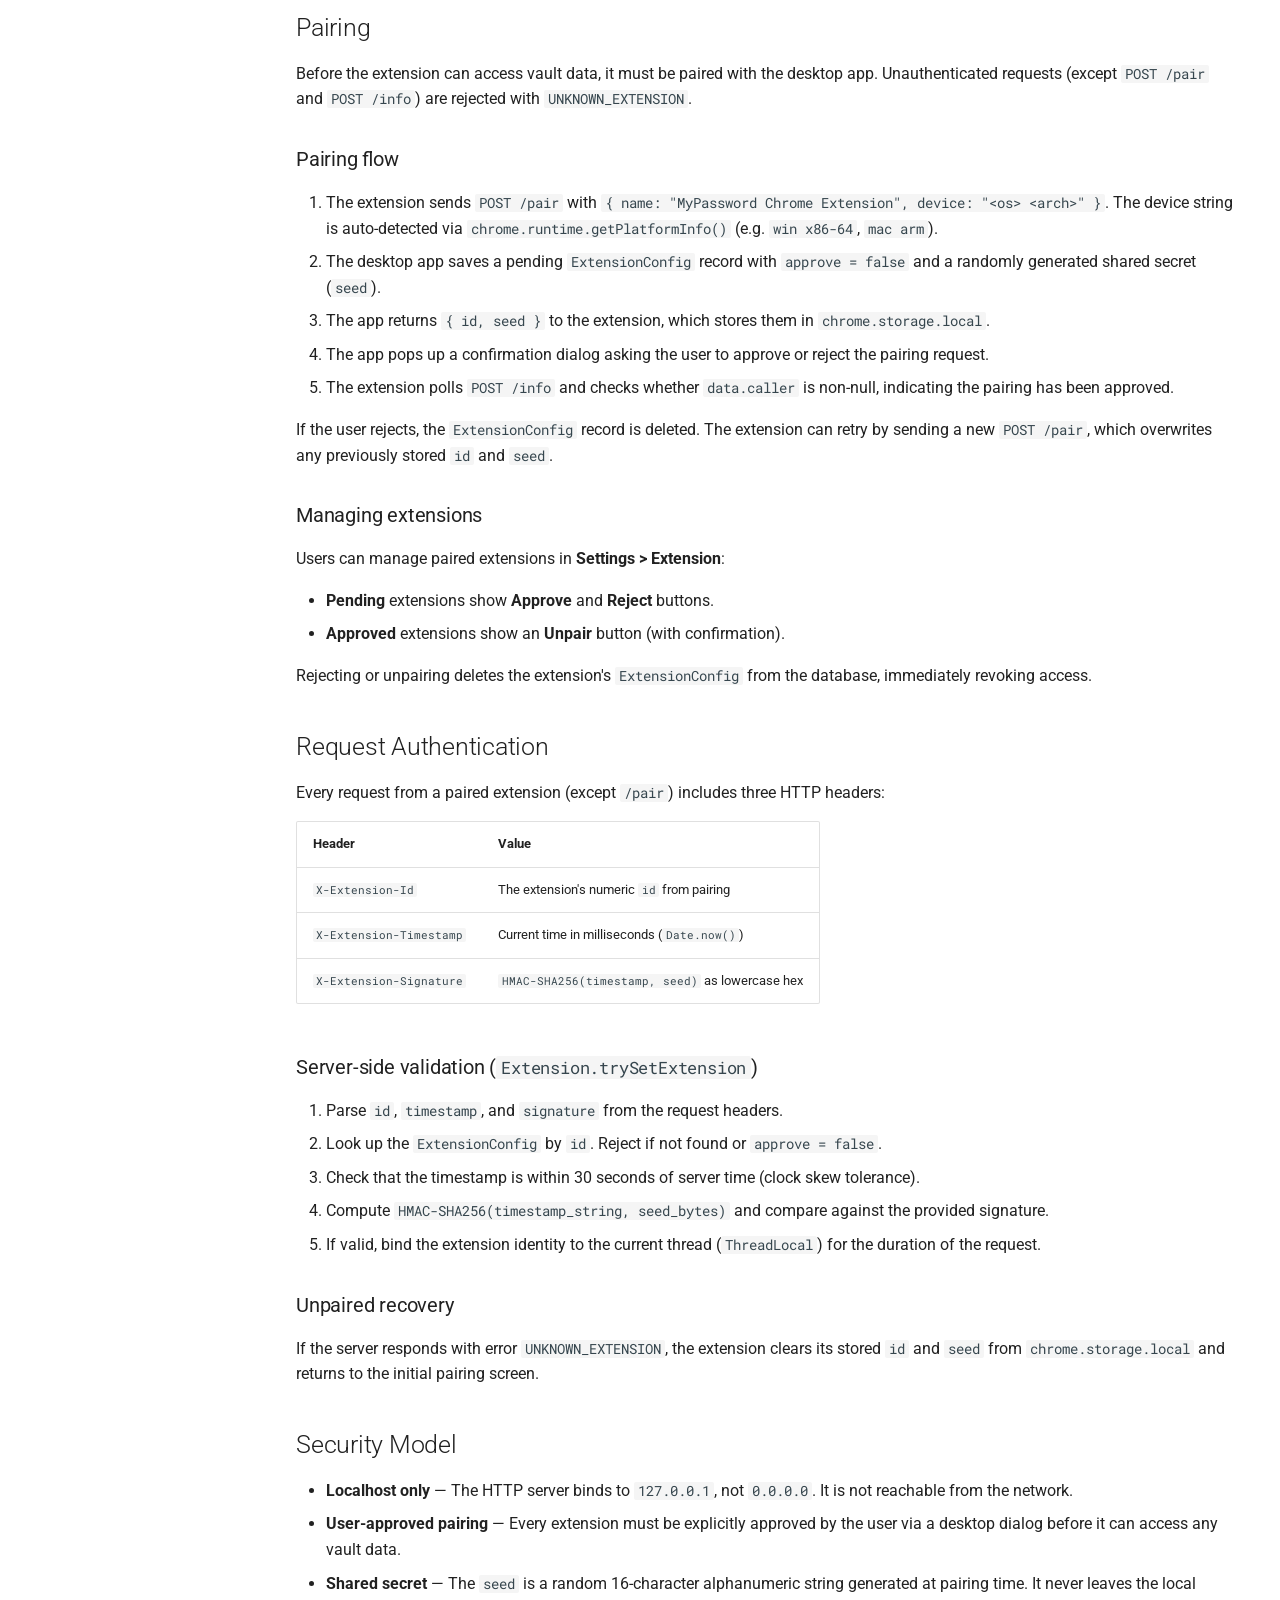
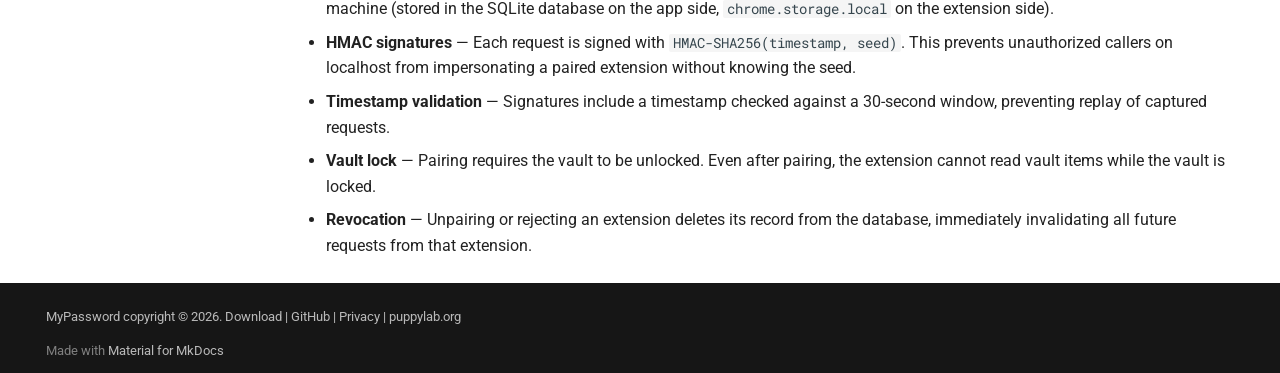
<file: extension/index.html>
<!doctype html>
<html lang="en" class="no-js">
  <head>
    
      <meta charset="utf-8">
      <meta name="viewport" content="width=device-width,initial-scale=1">
      
      
      
      
        <link rel="prev" href="../key-gen/">
      
      
        <link rel="next" href="../backup/">
      
      
      <link rel="icon" href="../assets/images/favicon.png">
      <meta name="generator" content="mkdocs-1.6.1, mkdocs-material-9.5.0">
    
    
      
        <title>Extension - MyPassword</title>
      
    
    
      <link rel="stylesheet" href="../assets/stylesheets/main.45e1311d.min.css">
      
        
        <link rel="stylesheet" href="../assets/stylesheets/palette.06af60db.min.css">
      
      


    
    
      
    
    
      
        
        
        <link rel="preconnect" href="https://fonts.gstatic.com" crossorigin>
        <link rel="stylesheet" href="https://fonts.googleapis.com/css?family=Roboto:300,300i,400,400i,700,700i%7CRoboto+Mono:400,400i,700,700i&display=fallback">
        <style>:root{--md-text-font:"Roboto";--md-code-font:"Roboto Mono"}</style>
      
    
    
    <script>__md_scope=new URL("..",location),__md_hash=e=>[...e].reduce((e,_)=>(e<<5)-e+_.charCodeAt(0),0),__md_get=(e,_=localStorage,t=__md_scope)=>JSON.parse(_.getItem(t.pathname+"."+e)),__md_set=(e,_,t=localStorage,a=__md_scope)=>{try{t.setItem(a.pathname+"."+e,JSON.stringify(_))}catch(e){}}</script>
    
      

    
    
    
  </head>
  
  
    
    
    
    
    
    <body dir="ltr" data-md-color-scheme="default" data-md-color-primary="teal" data-md-color-accent="indigo">
  
    
    <input class="md-toggle" data-md-toggle="drawer" type="checkbox" id="__drawer" autocomplete="off">
    <input class="md-toggle" data-md-toggle="search" type="checkbox" id="__search" autocomplete="off">
    <label class="md-overlay" for="__drawer"></label>
    <div data-md-component="skip">
      
        
        <a href="#browser-extension" class="md-skip">
          Skip to content
        </a>
      
    </div>
    <div data-md-component="announce">
      
    </div>
    
    
      

  

<header class="md-header md-header--shadow md-header--lifted" data-md-component="header">
  <nav class="md-header__inner md-grid" aria-label="Header">
    <a href=".." title="MyPassword" class="md-header__button md-logo" aria-label="MyPassword" data-md-component="logo">
      
  <img src="../assets/images/logo.svg" alt="logo">

    </a>
    <label class="md-header__button md-icon" for="__drawer">
      
      <svg xmlns="http://www.w3.org/2000/svg" viewBox="0 0 24 24"><path d="M3 6h18v2H3V6m0 5h18v2H3v-2m0 5h18v2H3v-2Z"/></svg>
    </label>
    <div class="md-header__title" data-md-component="header-title">
      <div class="md-header__ellipsis">
        <div class="md-header__topic">
          <span class="md-ellipsis">
            MyPassword
          </span>
        </div>
        <div class="md-header__topic" data-md-component="header-topic">
          <span class="md-ellipsis">
            
              Extension
            
          </span>
        </div>
      </div>
    </div>
    
      
    
    
    
    
      <label class="md-header__button md-icon" for="__search">
        
        <svg xmlns="http://www.w3.org/2000/svg" viewBox="0 0 24 24"><path d="M9.5 3A6.5 6.5 0 0 1 16 9.5c0 1.61-.59 3.09-1.56 4.23l.27.27h.79l5 5-1.5 1.5-5-5v-.79l-.27-.27A6.516 6.516 0 0 1 9.5 16 6.5 6.5 0 0 1 3 9.5 6.5 6.5 0 0 1 9.5 3m0 2C7 5 5 7 5 9.5S7 14 9.5 14 14 12 14 9.5 12 5 9.5 5Z"/></svg>
      </label>
      <div class="md-search" data-md-component="search" role="dialog">
  <label class="md-search__overlay" for="__search"></label>
  <div class="md-search__inner" role="search">
    <form class="md-search__form" name="search">
      <input type="text" class="md-search__input" name="query" aria-label="Search" placeholder="Search" autocapitalize="off" autocorrect="off" autocomplete="off" spellcheck="false" data-md-component="search-query" required>
      <label class="md-search__icon md-icon" for="__search">
        
        <svg xmlns="http://www.w3.org/2000/svg" viewBox="0 0 24 24"><path d="M9.5 3A6.5 6.5 0 0 1 16 9.5c0 1.61-.59 3.09-1.56 4.23l.27.27h.79l5 5-1.5 1.5-5-5v-.79l-.27-.27A6.516 6.516 0 0 1 9.5 16 6.5 6.5 0 0 1 3 9.5 6.5 6.5 0 0 1 9.5 3m0 2C7 5 5 7 5 9.5S7 14 9.5 14 14 12 14 9.5 12 5 9.5 5Z"/></svg>
        
        <svg xmlns="http://www.w3.org/2000/svg" viewBox="0 0 24 24"><path d="M20 11v2H8l5.5 5.5-1.42 1.42L4.16 12l7.92-7.92L13.5 5.5 8 11h12Z"/></svg>
      </label>
      <nav class="md-search__options" aria-label="Search">
        
        <button type="reset" class="md-search__icon md-icon" title="Clear" aria-label="Clear" tabindex="-1">
          
          <svg xmlns="http://www.w3.org/2000/svg" viewBox="0 0 24 24"><path d="M19 6.41 17.59 5 12 10.59 6.41 5 5 6.41 10.59 12 5 17.59 6.41 19 12 13.41 17.59 19 19 17.59 13.41 12 19 6.41Z"/></svg>
        </button>
      </nav>
      
    </form>
    <div class="md-search__output">
      <div class="md-search__scrollwrap" data-md-scrollfix>
        <div class="md-search-result" data-md-component="search-result">
          <div class="md-search-result__meta">
            Initializing search
          </div>
          <ol class="md-search-result__list" role="presentation"></ol>
        </div>
      </div>
    </div>
  </div>
</div>
    
    
  </nav>
  
    
      
<nav class="md-tabs" aria-label="Tabs" data-md-component="tabs">
  <div class="md-grid">
    <ul class="md-tabs__list">
      
        
  
  
  
    <li class="md-tabs__item">
      <a href=".." class="md-tabs__link">
        
  
    
  
  Home

      </a>
    </li>
  

      
        
  
  
  
    <li class="md-tabs__item">
      <a href="../guide/" class="md-tabs__link">
        
  
    
  
  Guide

      </a>
    </li>
  

      
        
  
  
  
    <li class="md-tabs__item">
      <a href="../key-gen/" class="md-tabs__link">
        
  
    
  
  Security

      </a>
    </li>
  

      
        
  
  
    
  
  
    <li class="md-tabs__item md-tabs__item--active">
      <a href="./" class="md-tabs__link">
        
  
    
  
  Extension

      </a>
    </li>
  

      
        
  
  
  
    <li class="md-tabs__item">
      <a href="../backup/" class="md-tabs__link">
        
  
    
  
  Backup

      </a>
    </li>
  

      
    </ul>
  </div>
</nav>
    
  
</header>
    
    <div class="md-container" data-md-component="container">
      
      
        
      
      <main class="md-main" data-md-component="main">
        <div class="md-main__inner md-grid">
          
            
              
              <div class="md-sidebar md-sidebar--primary" data-md-component="sidebar" data-md-type="navigation" >
                <div class="md-sidebar__scrollwrap">
                  <div class="md-sidebar__inner">
                    


  


  

<nav class="md-nav md-nav--primary md-nav--lifted md-nav--integrated" aria-label="Navigation" data-md-level="0">
  <label class="md-nav__title" for="__drawer">
    <a href=".." title="MyPassword" class="md-nav__button md-logo" aria-label="MyPassword" data-md-component="logo">
      
  <img src="../assets/images/logo.svg" alt="logo">

    </a>
    MyPassword
  </label>
  
  <ul class="md-nav__list" data-md-scrollfix>
    
      
      
  
  
  
  
    <li class="md-nav__item">
      <a href=".." class="md-nav__link">
        
  
  <span class="md-ellipsis">
    Home
  </span>
  

      </a>
    </li>
  

    
      
      
  
  
  
  
    <li class="md-nav__item">
      <a href="../guide/" class="md-nav__link">
        
  
  <span class="md-ellipsis">
    Guide
  </span>
  

      </a>
    </li>
  

    
      
      
  
  
  
  
    <li class="md-nav__item">
      <a href="../key-gen/" class="md-nav__link">
        
  
  <span class="md-ellipsis">
    Security
  </span>
  

      </a>
    </li>
  

    
      
      
  
  
    
  
  
  
    <li class="md-nav__item md-nav__item--active">
      
      <input class="md-nav__toggle md-toggle" type="checkbox" id="__toc">
      
      
        
      
      
        <label class="md-nav__link md-nav__link--active" for="__toc">
          
  
  <span class="md-ellipsis">
    Extension
  </span>
  

          <span class="md-nav__icon md-icon"></span>
        </label>
      
      <a href="./" class="md-nav__link md-nav__link--active">
        
  
  <span class="md-ellipsis">
    Extension
  </span>
  

      </a>
      
        

<nav class="md-nav md-nav--secondary" aria-label="Table of contents">
  
  
  
    
  
  
    <label class="md-nav__title" for="__toc">
      <span class="md-nav__icon md-icon"></span>
      Table of contents
    </label>
    <ul class="md-nav__list" data-md-component="toc" data-md-scrollfix>
      
        <li class="md-nav__item">
  <a href="#architecture" class="md-nav__link">
    <span class="md-ellipsis">
      Architecture
    </span>
  </a>
  
</li>
      
        <li class="md-nav__item">
  <a href="#pairing" class="md-nav__link">
    <span class="md-ellipsis">
      Pairing
    </span>
  </a>
  
    <nav class="md-nav" aria-label="Pairing">
      <ul class="md-nav__list">
        
          <li class="md-nav__item">
  <a href="#pairing-flow" class="md-nav__link">
    <span class="md-ellipsis">
      Pairing flow
    </span>
  </a>
  
</li>
        
          <li class="md-nav__item">
  <a href="#managing-extensions" class="md-nav__link">
    <span class="md-ellipsis">
      Managing extensions
    </span>
  </a>
  
</li>
        
      </ul>
    </nav>
  
</li>
      
        <li class="md-nav__item">
  <a href="#request-authentication" class="md-nav__link">
    <span class="md-ellipsis">
      Request Authentication
    </span>
  </a>
  
    <nav class="md-nav" aria-label="Request Authentication">
      <ul class="md-nav__list">
        
          <li class="md-nav__item">
  <a href="#server-side-validation-extensiontrysetextension" class="md-nav__link">
    <span class="md-ellipsis">
      Server-side validation (Extension.trySetExtension)
    </span>
  </a>
  
</li>
        
          <li class="md-nav__item">
  <a href="#unpaired-recovery" class="md-nav__link">
    <span class="md-ellipsis">
      Unpaired recovery
    </span>
  </a>
  
</li>
        
      </ul>
    </nav>
  
</li>
      
        <li class="md-nav__item">
  <a href="#security-model" class="md-nav__link">
    <span class="md-ellipsis">
      Security Model
    </span>
  </a>
  
</li>
      
    </ul>
  
</nav>
      
    </li>
  

    
      
      
  
  
  
  
    <li class="md-nav__item">
      <a href="../backup/" class="md-nav__link">
        
  
  <span class="md-ellipsis">
    Backup
  </span>
  

      </a>
    </li>
  

    
  </ul>
</nav>
                  </div>
                </div>
              </div>
            
            
          
          
            <div class="md-content" data-md-component="content">
              <article class="md-content__inner md-typeset">
                
                  


<h1 id="browser-extension">Browser Extension</h1>
<p>The MyPassword browser extension integrates with the desktop app to autofill credentials, copy passwords, and manage vault items directly from the browser.</p>
<p>The official chrome extension can be installed from <a href="https://chromewebstore.google.com/detail/mypassword/odemfllimigegcboeohkoijlkooifdip">Chrome Web Store</a>.</p>
<p><img alt="extension" src="../assets/images/extension1.png" /></p>
<p><img alt="extension" src="../assets/images/extension2.png" /></p>
<h2 id="architecture">Architecture</h2>
<p>The extension communicates with the desktop app over HTTP at <code>http://127.0.0.1:27432</code>. The desktop app must be running for the extension to work.</p>
<pre><code>Browser Extension                  Desktop App
  popup.js  ──message──&gt;  background.js  ──HTTP──&gt;  HttpDaemon (127.0.0.1:27432)
  content.js                                              │
                                                    RequestController
                                                          │
                                                    VaultManager / DbManager
</code></pre>
<ul>
<li><strong>popup.js</strong> — UI for unlock, search, autofill actions. Sends messages to the background service worker.</li>
<li><strong>background.js</strong> — Service worker that forwards requests to the desktop HTTP server via <code>fetch</code>. Handles request signing.</li>
<li><strong>content.js</strong> — Injected into web pages to perform credential autofill.</li>
</ul>
<h2 id="pairing">Pairing</h2>
<p>Before the extension can access vault data, it must be paired with the desktop app. Unauthenticated requests (except <code>POST /pair</code> and <code>POST /info</code>) are rejected with <code>UNKNOWN_EXTENSION</code>.</p>
<h3 id="pairing-flow">Pairing flow</h3>
<ol>
<li>The extension sends <code>POST /pair</code> with <code>{ name: "MyPassword Chrome Extension", device: "&lt;os&gt; &lt;arch&gt;" }</code>. The device string is auto-detected via <code>chrome.runtime.getPlatformInfo()</code> (e.g. <code>win x86-64</code>, <code>mac arm</code>).</li>
<li>The desktop app saves a pending <code>ExtensionConfig</code> record with <code>approve = false</code> and a randomly generated shared secret (<code>seed</code>).</li>
<li>The app returns <code>{ id, seed }</code> to the extension, which stores them in <code>chrome.storage.local</code>.</li>
<li>The app pops up a confirmation dialog asking the user to approve or reject the pairing request.</li>
<li>The extension polls <code>POST /info</code> and checks whether <code>data.caller</code> is non-null, indicating the pairing has been approved.</li>
</ol>
<p>If the user rejects, the <code>ExtensionConfig</code> record is deleted. The extension can retry by sending a new <code>POST /pair</code>, which overwrites any previously stored <code>id</code> and <code>seed</code>.</p>
<h3 id="managing-extensions">Managing extensions</h3>
<p>Users can manage paired extensions in <strong>Settings &gt; Extension</strong>:</p>
<ul>
<li><strong>Pending</strong> extensions show <strong>Approve</strong> and <strong>Reject</strong> buttons.</li>
<li><strong>Approved</strong> extensions show an <strong>Unpair</strong> button (with confirmation).</li>
</ul>
<p>Rejecting or unpairing deletes the extension's <code>ExtensionConfig</code> from the database, immediately revoking access.</p>
<h2 id="request-authentication">Request Authentication</h2>
<p>Every request from a paired extension (except <code>/pair</code>) includes three HTTP headers:</p>
<table>
<thead>
<tr>
<th>Header</th>
<th>Value</th>
</tr>
</thead>
<tbody>
<tr>
<td><code>X-Extension-Id</code></td>
<td>The extension's numeric <code>id</code> from pairing</td>
</tr>
<tr>
<td><code>X-Extension-Timestamp</code></td>
<td>Current time in milliseconds (<code>Date.now()</code>)</td>
</tr>
<tr>
<td><code>X-Extension-Signature</code></td>
<td><code>HMAC-SHA256(timestamp, seed)</code> as lowercase hex</td>
</tr>
</tbody>
</table>
<h3 id="server-side-validation-extensiontrysetextension">Server-side validation (<code>Extension.trySetExtension</code>)</h3>
<ol>
<li>Parse <code>id</code>, <code>timestamp</code>, and <code>signature</code> from the request headers.</li>
<li>Look up the <code>ExtensionConfig</code> by <code>id</code>. Reject if not found or <code>approve = false</code>.</li>
<li>Check that the timestamp is within 30 seconds of server time (clock skew tolerance).</li>
<li>Compute <code>HMAC-SHA256(timestamp_string, seed_bytes)</code> and compare against the provided signature.</li>
<li>If valid, bind the extension identity to the current thread (<code>ThreadLocal</code>) for the duration of the request.</li>
</ol>
<h3 id="unpaired-recovery">Unpaired recovery</h3>
<p>If the server responds with error <code>UNKNOWN_EXTENSION</code>, the extension clears its stored <code>id</code> and <code>seed</code> from <code>chrome.storage.local</code> and returns to the initial pairing screen.</p>
<h2 id="security-model">Security Model</h2>
<ul>
<li><strong>Localhost only</strong> — The HTTP server binds to <code>127.0.0.1</code>, not <code>0.0.0.0</code>. It is not reachable from the network.</li>
<li><strong>User-approved pairing</strong> — Every extension must be explicitly approved by the user via a desktop dialog before it can access any vault data.</li>
<li><strong>Shared secret</strong> — The <code>seed</code> is a random 16-character alphanumeric string generated at pairing time. It never leaves the local machine (stored in the SQLite database on the app side, <code>chrome.storage.local</code> on the extension side).</li>
<li><strong>HMAC signatures</strong> — Each request is signed with <code>HMAC-SHA256(timestamp, seed)</code>. This prevents unauthorized callers on localhost from impersonating a paired extension without knowing the seed.</li>
<li><strong>Timestamp validation</strong> — Signatures include a timestamp checked against a 30-second window, preventing replay of captured requests.</li>
<li><strong>Vault lock</strong> — Pairing requires the vault to be unlocked. Even after pairing, the extension cannot read vault items while the vault is locked.</li>
<li><strong>Revocation</strong> — Unpairing or rejecting an extension deletes its record from the database, immediately invalidating all future requests from that extension.</li>
</ul>












                
              </article>
            </div>
          
          
<script>var target=document.getElementById(location.hash.slice(1));target&&target.name&&(target.checked=target.name.startsWith("__tabbed_"))</script>
        </div>
        
          <button type="button" class="md-top md-icon" data-md-component="top" hidden>
  
  <svg xmlns="http://www.w3.org/2000/svg" viewBox="0 0 24 24"><path d="M13 20h-2V8l-5.5 5.5-1.42-1.42L12 4.16l7.92 7.92-1.42 1.42L13 8v12Z"/></svg>
  Back to top
</button>
        
      </main>
      
        <footer class="md-footer">
  
  <div class="md-footer-meta md-typeset">
    <div class="md-footer-meta__inner md-grid">
      <div class="md-copyright">
  
    <div class="md-copyright__highlight">
      <p>MyPassword copyright &copy; 2026. <a href="https://github.com/michaelliao/mypassword/releases/latest">Download</a> | <a href="https://github.com/michaelliao/mypassword">GitHub</a> | <a href="https://mypassword.puppylab.org/privacy/">Privacy</a> | <a href="https://puppylab.org">puppylab.org</a></p>

    </div>
  
  
    Made with
    <a href="https://squidfunk.github.io/mkdocs-material/" target="_blank" rel="noopener">
      Material for MkDocs
    </a>
  
</div>
      
    </div>
  </div>
</footer>
      
    </div>
    <div class="md-dialog" data-md-component="dialog">
      <div class="md-dialog__inner md-typeset"></div>
    </div>
    
    
    <script id="__config" type="application/json">{"base": "..", "features": ["navigation.tabs", "navigation.tabs.sticky", "toc.follow", "toc.integrate", "navigation.top"], "search": "../assets/javascripts/workers/search.f886a092.min.js", "translations": {"clipboard.copied": "Copied to clipboard", "clipboard.copy": "Copy to clipboard", "search.result.more.one": "1 more on this page", "search.result.more.other": "# more on this page", "search.result.none": "No matching documents", "search.result.one": "1 matching document", "search.result.other": "# matching documents", "search.result.placeholder": "Type to start searching", "search.result.term.missing": "Missing", "select.version": "Select version"}}</script>
    
    
      <script src="../assets/javascripts/bundle.d7c377c4.min.js"></script>
      
    
  </body>
</html>
</file>
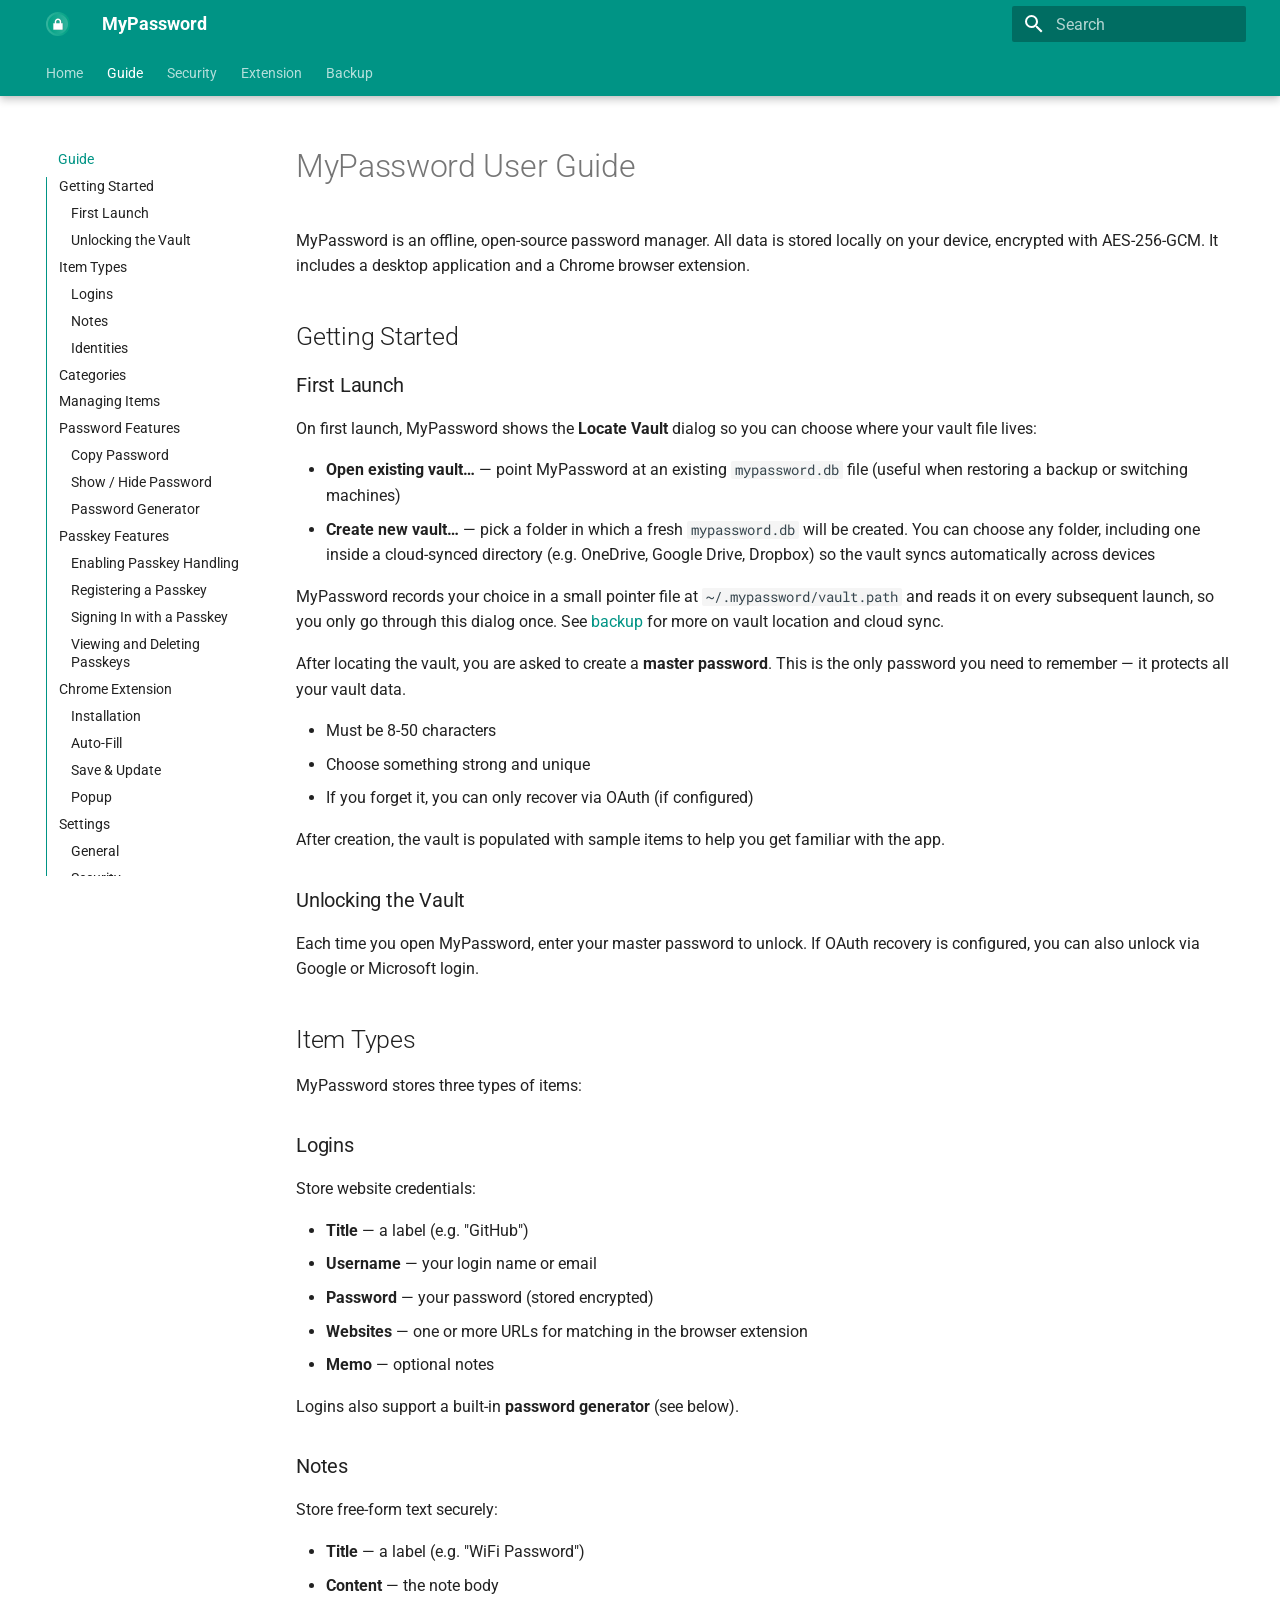
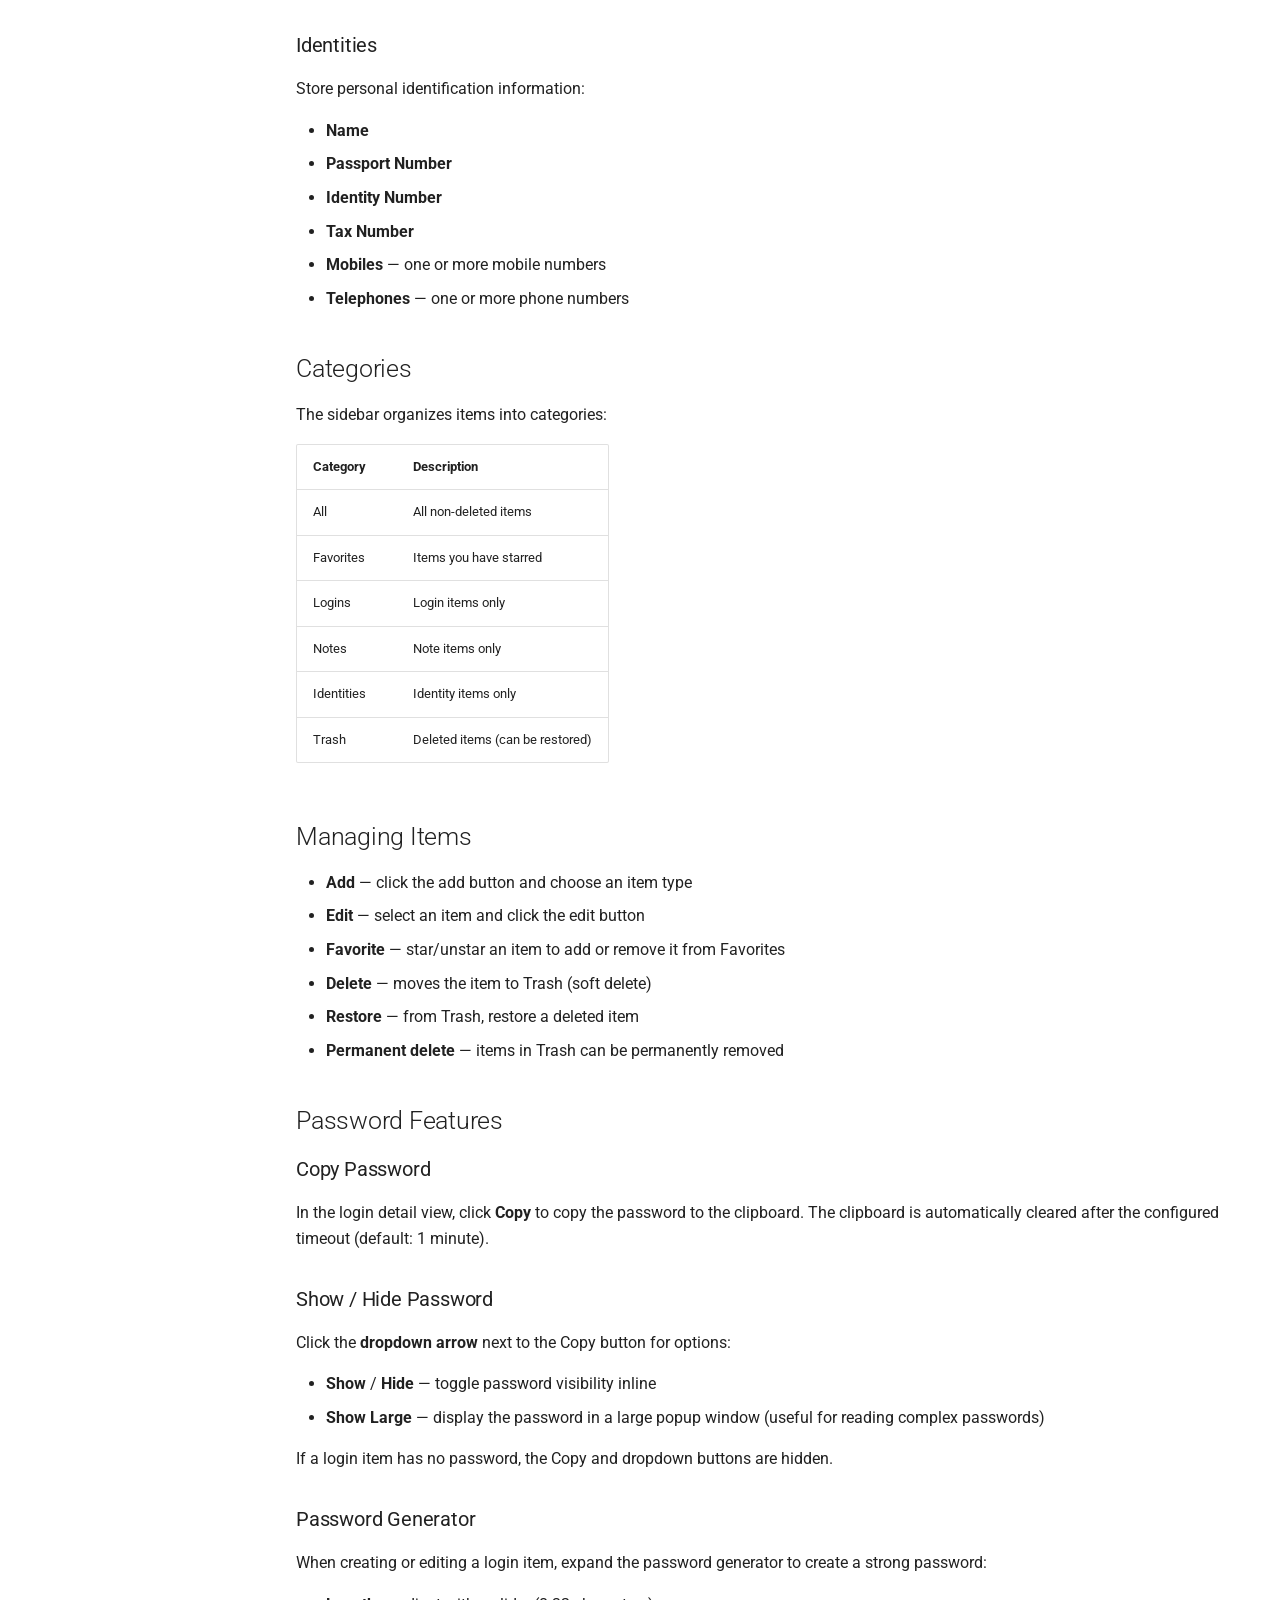
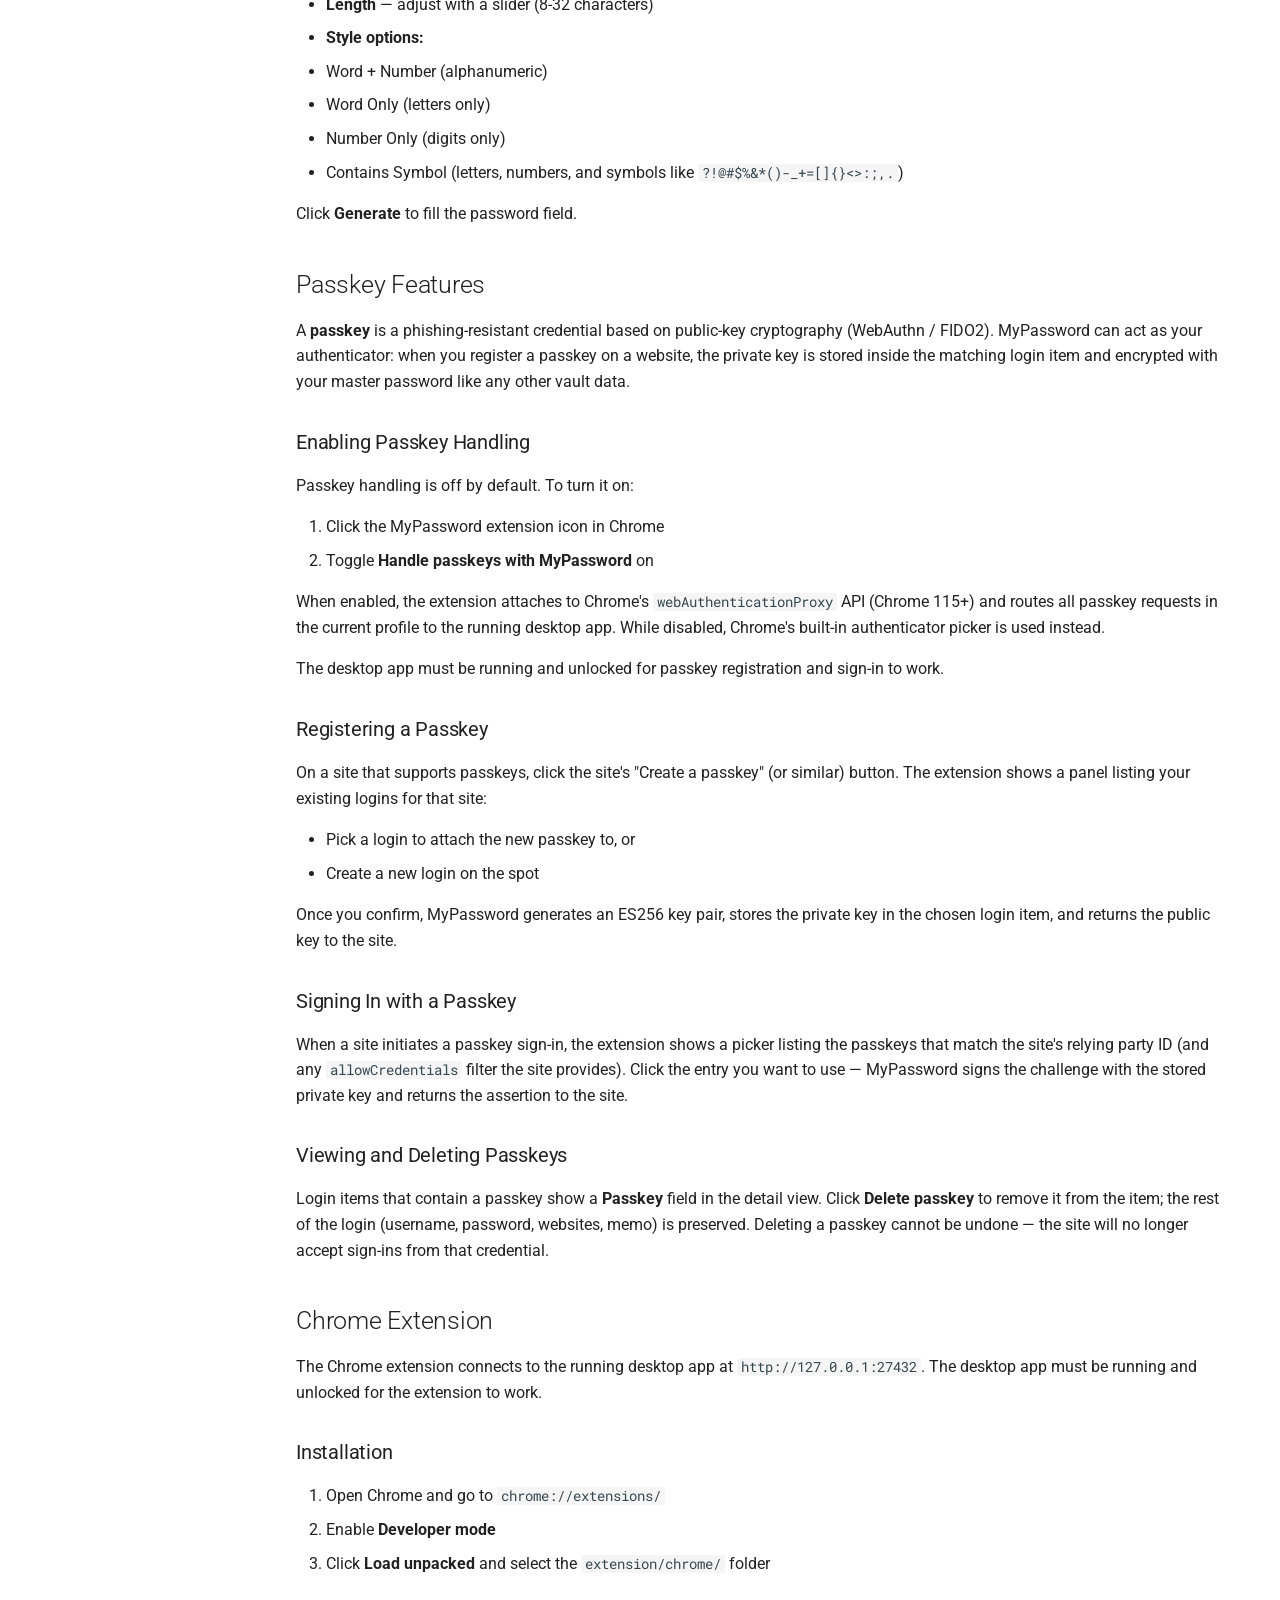
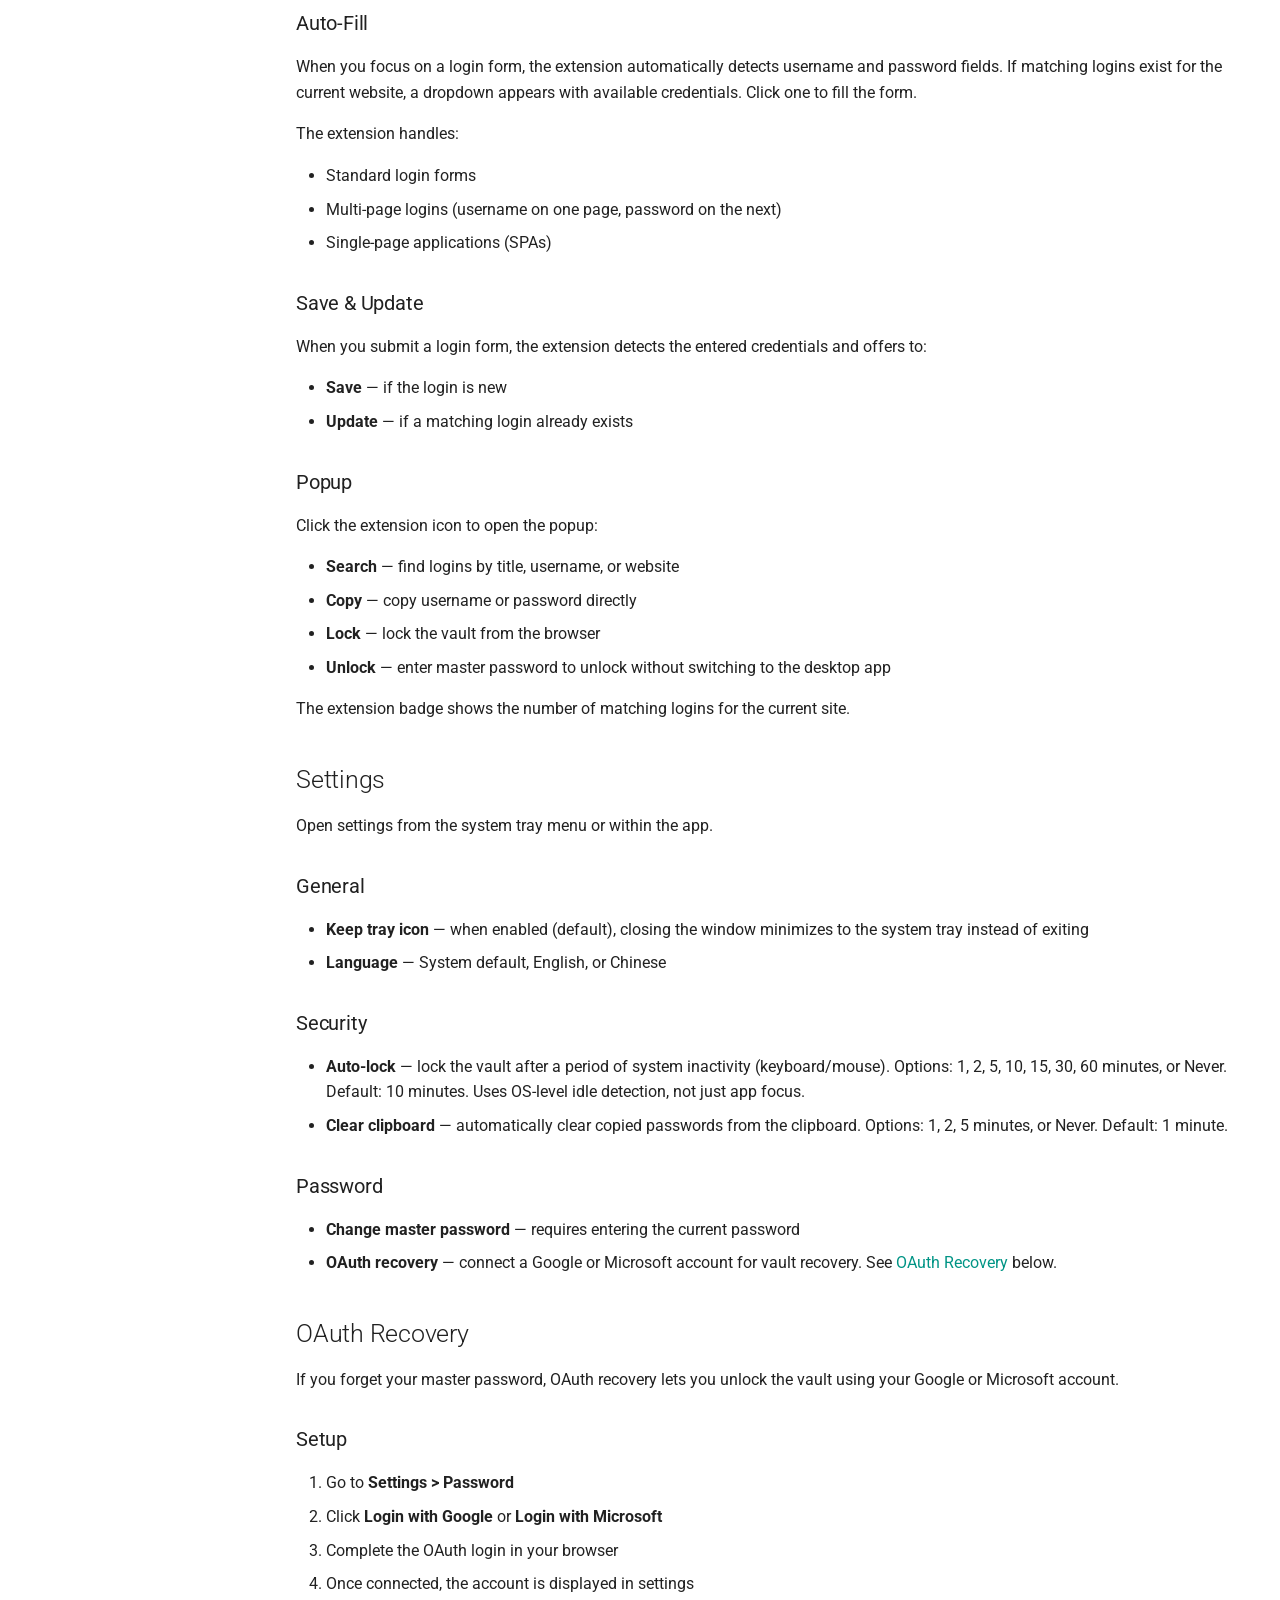
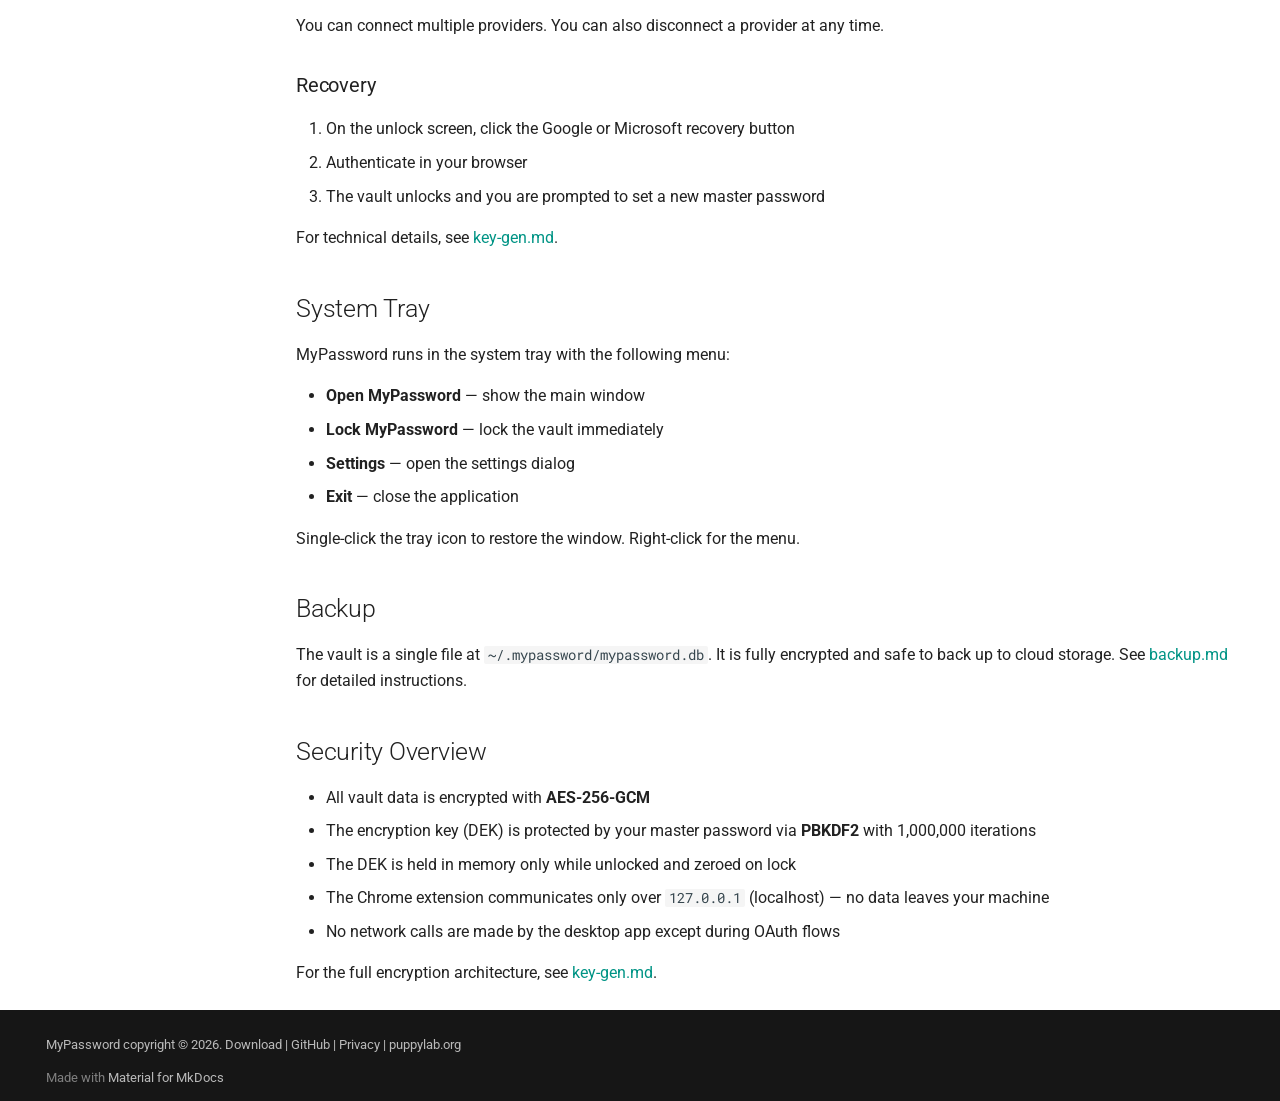
<file: guide/index.html>
<!doctype html>
<html lang="en" class="no-js">
  <head>
    
      <meta charset="utf-8">
      <meta name="viewport" content="width=device-width,initial-scale=1">
      
      
      
      
        <link rel="prev" href="..">
      
      
        <link rel="next" href="../key-gen/">
      
      
      <link rel="icon" href="../assets/images/favicon.png">
      <meta name="generator" content="mkdocs-1.6.1, mkdocs-material-9.5.0">
    
    
      
        <title>Guide - MyPassword</title>
      
    
    
      <link rel="stylesheet" href="../assets/stylesheets/main.45e1311d.min.css">
      
        
        <link rel="stylesheet" href="../assets/stylesheets/palette.06af60db.min.css">
      
      


    
    
      
    
    
      
        
        
        <link rel="preconnect" href="https://fonts.gstatic.com" crossorigin>
        <link rel="stylesheet" href="https://fonts.googleapis.com/css?family=Roboto:300,300i,400,400i,700,700i%7CRoboto+Mono:400,400i,700,700i&display=fallback">
        <style>:root{--md-text-font:"Roboto";--md-code-font:"Roboto Mono"}</style>
      
    
    
    <script>__md_scope=new URL("..",location),__md_hash=e=>[...e].reduce((e,_)=>(e<<5)-e+_.charCodeAt(0),0),__md_get=(e,_=localStorage,t=__md_scope)=>JSON.parse(_.getItem(t.pathname+"."+e)),__md_set=(e,_,t=localStorage,a=__md_scope)=>{try{t.setItem(a.pathname+"."+e,JSON.stringify(_))}catch(e){}}</script>
    
      

    
    
    
  </head>
  
  
    
    
    
    
    
    <body dir="ltr" data-md-color-scheme="default" data-md-color-primary="teal" data-md-color-accent="indigo">
  
    
    <input class="md-toggle" data-md-toggle="drawer" type="checkbox" id="__drawer" autocomplete="off">
    <input class="md-toggle" data-md-toggle="search" type="checkbox" id="__search" autocomplete="off">
    <label class="md-overlay" for="__drawer"></label>
    <div data-md-component="skip">
      
        
        <a href="#mypassword-user-guide" class="md-skip">
          Skip to content
        </a>
      
    </div>
    <div data-md-component="announce">
      
    </div>
    
    
      

  

<header class="md-header md-header--shadow md-header--lifted" data-md-component="header">
  <nav class="md-header__inner md-grid" aria-label="Header">
    <a href=".." title="MyPassword" class="md-header__button md-logo" aria-label="MyPassword" data-md-component="logo">
      
  <img src="../assets/images/logo.svg" alt="logo">

    </a>
    <label class="md-header__button md-icon" for="__drawer">
      
      <svg xmlns="http://www.w3.org/2000/svg" viewBox="0 0 24 24"><path d="M3 6h18v2H3V6m0 5h18v2H3v-2m0 5h18v2H3v-2Z"/></svg>
    </label>
    <div class="md-header__title" data-md-component="header-title">
      <div class="md-header__ellipsis">
        <div class="md-header__topic">
          <span class="md-ellipsis">
            MyPassword
          </span>
        </div>
        <div class="md-header__topic" data-md-component="header-topic">
          <span class="md-ellipsis">
            
              Guide
            
          </span>
        </div>
      </div>
    </div>
    
      
    
    
    
    
      <label class="md-header__button md-icon" for="__search">
        
        <svg xmlns="http://www.w3.org/2000/svg" viewBox="0 0 24 24"><path d="M9.5 3A6.5 6.5 0 0 1 16 9.5c0 1.61-.59 3.09-1.56 4.23l.27.27h.79l5 5-1.5 1.5-5-5v-.79l-.27-.27A6.516 6.516 0 0 1 9.5 16 6.5 6.5 0 0 1 3 9.5 6.5 6.5 0 0 1 9.5 3m0 2C7 5 5 7 5 9.5S7 14 9.5 14 14 12 14 9.5 12 5 9.5 5Z"/></svg>
      </label>
      <div class="md-search" data-md-component="search" role="dialog">
  <label class="md-search__overlay" for="__search"></label>
  <div class="md-search__inner" role="search">
    <form class="md-search__form" name="search">
      <input type="text" class="md-search__input" name="query" aria-label="Search" placeholder="Search" autocapitalize="off" autocorrect="off" autocomplete="off" spellcheck="false" data-md-component="search-query" required>
      <label class="md-search__icon md-icon" for="__search">
        
        <svg xmlns="http://www.w3.org/2000/svg" viewBox="0 0 24 24"><path d="M9.5 3A6.5 6.5 0 0 1 16 9.5c0 1.61-.59 3.09-1.56 4.23l.27.27h.79l5 5-1.5 1.5-5-5v-.79l-.27-.27A6.516 6.516 0 0 1 9.5 16 6.5 6.5 0 0 1 3 9.5 6.5 6.5 0 0 1 9.5 3m0 2C7 5 5 7 5 9.5S7 14 9.5 14 14 12 14 9.5 12 5 9.5 5Z"/></svg>
        
        <svg xmlns="http://www.w3.org/2000/svg" viewBox="0 0 24 24"><path d="M20 11v2H8l5.5 5.5-1.42 1.42L4.16 12l7.92-7.92L13.5 5.5 8 11h12Z"/></svg>
      </label>
      <nav class="md-search__options" aria-label="Search">
        
        <button type="reset" class="md-search__icon md-icon" title="Clear" aria-label="Clear" tabindex="-1">
          
          <svg xmlns="http://www.w3.org/2000/svg" viewBox="0 0 24 24"><path d="M19 6.41 17.59 5 12 10.59 6.41 5 5 6.41 10.59 12 5 17.59 6.41 19 12 13.41 17.59 19 19 17.59 13.41 12 19 6.41Z"/></svg>
        </button>
      </nav>
      
    </form>
    <div class="md-search__output">
      <div class="md-search__scrollwrap" data-md-scrollfix>
        <div class="md-search-result" data-md-component="search-result">
          <div class="md-search-result__meta">
            Initializing search
          </div>
          <ol class="md-search-result__list" role="presentation"></ol>
        </div>
      </div>
    </div>
  </div>
</div>
    
    
  </nav>
  
    
      
<nav class="md-tabs" aria-label="Tabs" data-md-component="tabs">
  <div class="md-grid">
    <ul class="md-tabs__list">
      
        
  
  
  
    <li class="md-tabs__item">
      <a href=".." class="md-tabs__link">
        
  
    
  
  Home

      </a>
    </li>
  

      
        
  
  
    
  
  
    <li class="md-tabs__item md-tabs__item--active">
      <a href="./" class="md-tabs__link">
        
  
    
  
  Guide

      </a>
    </li>
  

      
        
  
  
  
    <li class="md-tabs__item">
      <a href="../key-gen/" class="md-tabs__link">
        
  
    
  
  Security

      </a>
    </li>
  

      
        
  
  
  
    <li class="md-tabs__item">
      <a href="../extension/" class="md-tabs__link">
        
  
    
  
  Extension

      </a>
    </li>
  

      
        
  
  
  
    <li class="md-tabs__item">
      <a href="../backup/" class="md-tabs__link">
        
  
    
  
  Backup

      </a>
    </li>
  

      
    </ul>
  </div>
</nav>
    
  
</header>
    
    <div class="md-container" data-md-component="container">
      
      
        
      
      <main class="md-main" data-md-component="main">
        <div class="md-main__inner md-grid">
          
            
              
              <div class="md-sidebar md-sidebar--primary" data-md-component="sidebar" data-md-type="navigation" >
                <div class="md-sidebar__scrollwrap">
                  <div class="md-sidebar__inner">
                    


  


  

<nav class="md-nav md-nav--primary md-nav--lifted md-nav--integrated" aria-label="Navigation" data-md-level="0">
  <label class="md-nav__title" for="__drawer">
    <a href=".." title="MyPassword" class="md-nav__button md-logo" aria-label="MyPassword" data-md-component="logo">
      
  <img src="../assets/images/logo.svg" alt="logo">

    </a>
    MyPassword
  </label>
  
  <ul class="md-nav__list" data-md-scrollfix>
    
      
      
  
  
  
  
    <li class="md-nav__item">
      <a href=".." class="md-nav__link">
        
  
  <span class="md-ellipsis">
    Home
  </span>
  

      </a>
    </li>
  

    
      
      
  
  
    
  
  
  
    <li class="md-nav__item md-nav__item--active">
      
      <input class="md-nav__toggle md-toggle" type="checkbox" id="__toc">
      
      
        
      
      
        <label class="md-nav__link md-nav__link--active" for="__toc">
          
  
  <span class="md-ellipsis">
    Guide
  </span>
  

          <span class="md-nav__icon md-icon"></span>
        </label>
      
      <a href="./" class="md-nav__link md-nav__link--active">
        
  
  <span class="md-ellipsis">
    Guide
  </span>
  

      </a>
      
        

<nav class="md-nav md-nav--secondary" aria-label="Table of contents">
  
  
  
    
  
  
    <label class="md-nav__title" for="__toc">
      <span class="md-nav__icon md-icon"></span>
      Table of contents
    </label>
    <ul class="md-nav__list" data-md-component="toc" data-md-scrollfix>
      
        <li class="md-nav__item">
  <a href="#getting-started" class="md-nav__link">
    <span class="md-ellipsis">
      Getting Started
    </span>
  </a>
  
    <nav class="md-nav" aria-label="Getting Started">
      <ul class="md-nav__list">
        
          <li class="md-nav__item">
  <a href="#first-launch" class="md-nav__link">
    <span class="md-ellipsis">
      First Launch
    </span>
  </a>
  
</li>
        
          <li class="md-nav__item">
  <a href="#unlocking-the-vault" class="md-nav__link">
    <span class="md-ellipsis">
      Unlocking the Vault
    </span>
  </a>
  
</li>
        
      </ul>
    </nav>
  
</li>
      
        <li class="md-nav__item">
  <a href="#item-types" class="md-nav__link">
    <span class="md-ellipsis">
      Item Types
    </span>
  </a>
  
    <nav class="md-nav" aria-label="Item Types">
      <ul class="md-nav__list">
        
          <li class="md-nav__item">
  <a href="#logins" class="md-nav__link">
    <span class="md-ellipsis">
      Logins
    </span>
  </a>
  
</li>
        
          <li class="md-nav__item">
  <a href="#notes" class="md-nav__link">
    <span class="md-ellipsis">
      Notes
    </span>
  </a>
  
</li>
        
          <li class="md-nav__item">
  <a href="#identities" class="md-nav__link">
    <span class="md-ellipsis">
      Identities
    </span>
  </a>
  
</li>
        
      </ul>
    </nav>
  
</li>
      
        <li class="md-nav__item">
  <a href="#categories" class="md-nav__link">
    <span class="md-ellipsis">
      Categories
    </span>
  </a>
  
</li>
      
        <li class="md-nav__item">
  <a href="#managing-items" class="md-nav__link">
    <span class="md-ellipsis">
      Managing Items
    </span>
  </a>
  
</li>
      
        <li class="md-nav__item">
  <a href="#password-features" class="md-nav__link">
    <span class="md-ellipsis">
      Password Features
    </span>
  </a>
  
    <nav class="md-nav" aria-label="Password Features">
      <ul class="md-nav__list">
        
          <li class="md-nav__item">
  <a href="#copy-password" class="md-nav__link">
    <span class="md-ellipsis">
      Copy Password
    </span>
  </a>
  
</li>
        
          <li class="md-nav__item">
  <a href="#show-hide-password" class="md-nav__link">
    <span class="md-ellipsis">
      Show / Hide Password
    </span>
  </a>
  
</li>
        
          <li class="md-nav__item">
  <a href="#password-generator" class="md-nav__link">
    <span class="md-ellipsis">
      Password Generator
    </span>
  </a>
  
</li>
        
      </ul>
    </nav>
  
</li>
      
        <li class="md-nav__item">
  <a href="#passkey-features" class="md-nav__link">
    <span class="md-ellipsis">
      Passkey Features
    </span>
  </a>
  
    <nav class="md-nav" aria-label="Passkey Features">
      <ul class="md-nav__list">
        
          <li class="md-nav__item">
  <a href="#enabling-passkey-handling" class="md-nav__link">
    <span class="md-ellipsis">
      Enabling Passkey Handling
    </span>
  </a>
  
</li>
        
          <li class="md-nav__item">
  <a href="#registering-a-passkey" class="md-nav__link">
    <span class="md-ellipsis">
      Registering a Passkey
    </span>
  </a>
  
</li>
        
          <li class="md-nav__item">
  <a href="#signing-in-with-a-passkey" class="md-nav__link">
    <span class="md-ellipsis">
      Signing In with a Passkey
    </span>
  </a>
  
</li>
        
          <li class="md-nav__item">
  <a href="#viewing-and-deleting-passkeys" class="md-nav__link">
    <span class="md-ellipsis">
      Viewing and Deleting Passkeys
    </span>
  </a>
  
</li>
        
      </ul>
    </nav>
  
</li>
      
        <li class="md-nav__item">
  <a href="#chrome-extension" class="md-nav__link">
    <span class="md-ellipsis">
      Chrome Extension
    </span>
  </a>
  
    <nav class="md-nav" aria-label="Chrome Extension">
      <ul class="md-nav__list">
        
          <li class="md-nav__item">
  <a href="#installation" class="md-nav__link">
    <span class="md-ellipsis">
      Installation
    </span>
  </a>
  
</li>
        
          <li class="md-nav__item">
  <a href="#auto-fill" class="md-nav__link">
    <span class="md-ellipsis">
      Auto-Fill
    </span>
  </a>
  
</li>
        
          <li class="md-nav__item">
  <a href="#save-update" class="md-nav__link">
    <span class="md-ellipsis">
      Save &amp; Update
    </span>
  </a>
  
</li>
        
          <li class="md-nav__item">
  <a href="#popup" class="md-nav__link">
    <span class="md-ellipsis">
      Popup
    </span>
  </a>
  
</li>
        
      </ul>
    </nav>
  
</li>
      
        <li class="md-nav__item">
  <a href="#settings" class="md-nav__link">
    <span class="md-ellipsis">
      Settings
    </span>
  </a>
  
    <nav class="md-nav" aria-label="Settings">
      <ul class="md-nav__list">
        
          <li class="md-nav__item">
  <a href="#general" class="md-nav__link">
    <span class="md-ellipsis">
      General
    </span>
  </a>
  
</li>
        
          <li class="md-nav__item">
  <a href="#security" class="md-nav__link">
    <span class="md-ellipsis">
      Security
    </span>
  </a>
  
</li>
        
          <li class="md-nav__item">
  <a href="#password" class="md-nav__link">
    <span class="md-ellipsis">
      Password
    </span>
  </a>
  
</li>
        
      </ul>
    </nav>
  
</li>
      
        <li class="md-nav__item">
  <a href="#oauth-recovery" class="md-nav__link">
    <span class="md-ellipsis">
      OAuth Recovery
    </span>
  </a>
  
    <nav class="md-nav" aria-label="OAuth Recovery">
      <ul class="md-nav__list">
        
          <li class="md-nav__item">
  <a href="#setup" class="md-nav__link">
    <span class="md-ellipsis">
      Setup
    </span>
  </a>
  
</li>
        
          <li class="md-nav__item">
  <a href="#recovery" class="md-nav__link">
    <span class="md-ellipsis">
      Recovery
    </span>
  </a>
  
</li>
        
      </ul>
    </nav>
  
</li>
      
        <li class="md-nav__item">
  <a href="#system-tray" class="md-nav__link">
    <span class="md-ellipsis">
      System Tray
    </span>
  </a>
  
</li>
      
        <li class="md-nav__item">
  <a href="#backup" class="md-nav__link">
    <span class="md-ellipsis">
      Backup
    </span>
  </a>
  
</li>
      
        <li class="md-nav__item">
  <a href="#security-overview" class="md-nav__link">
    <span class="md-ellipsis">
      Security Overview
    </span>
  </a>
  
</li>
      
    </ul>
  
</nav>
      
    </li>
  

    
      
      
  
  
  
  
    <li class="md-nav__item">
      <a href="../key-gen/" class="md-nav__link">
        
  
  <span class="md-ellipsis">
    Security
  </span>
  

      </a>
    </li>
  

    
      
      
  
  
  
  
    <li class="md-nav__item">
      <a href="../extension/" class="md-nav__link">
        
  
  <span class="md-ellipsis">
    Extension
  </span>
  

      </a>
    </li>
  

    
      
      
  
  
  
  
    <li class="md-nav__item">
      <a href="../backup/" class="md-nav__link">
        
  
  <span class="md-ellipsis">
    Backup
  </span>
  

      </a>
    </li>
  

    
  </ul>
</nav>
                  </div>
                </div>
              </div>
            
            
          
          
            <div class="md-content" data-md-component="content">
              <article class="md-content__inner md-typeset">
                
                  


<h1 id="mypassword-user-guide">MyPassword User Guide</h1>
<p>MyPassword is an offline, open-source password manager. All data is stored locally on your device, encrypted with AES-256-GCM. It includes a desktop application and a Chrome browser extension.</p>
<h2 id="getting-started">Getting Started</h2>
<h3 id="first-launch">First Launch</h3>
<p>On first launch, MyPassword shows the <strong>Locate Vault</strong> dialog so you can choose where your vault file lives:</p>
<ul>
<li><strong>Open existing vault…</strong> — point MyPassword at an existing <code>mypassword.db</code> file (useful when restoring a backup or switching machines)</li>
<li><strong>Create new vault…</strong> — pick a folder in which a fresh <code>mypassword.db</code> will be created. You can choose any folder, including one inside a cloud-synced directory (e.g. OneDrive, Google Drive, Dropbox) so the vault syncs automatically across devices</li>
</ul>
<p>MyPassword records your choice in a small pointer file at <code>~/.mypassword/vault.path</code> and reads it on every subsequent launch, so you only go through this dialog once. See <a href="/backup">backup</a> for more on vault location and cloud sync.</p>
<p>After locating the vault, you are asked to create a <strong>master password</strong>. This is the only password you need to remember — it protects all your vault data.</p>
<ul>
<li>Must be 8-50 characters</li>
<li>Choose something strong and unique</li>
<li>If you forget it, you can only recover via OAuth (if configured)</li>
</ul>
<p>After creation, the vault is populated with sample items to help you get familiar with the app.</p>
<h3 id="unlocking-the-vault">Unlocking the Vault</h3>
<p>Each time you open MyPassword, enter your master password to unlock. If OAuth recovery is configured, you can also unlock via Google or Microsoft login.</p>
<h2 id="item-types">Item Types</h2>
<p>MyPassword stores three types of items:</p>
<h3 id="logins">Logins</h3>
<p>Store website credentials:</p>
<ul>
<li><strong>Title</strong> — a label (e.g. "GitHub")</li>
<li><strong>Username</strong> — your login name or email</li>
<li><strong>Password</strong> — your password (stored encrypted)</li>
<li><strong>Websites</strong> — one or more URLs for matching in the browser extension</li>
<li><strong>Memo</strong> — optional notes</li>
</ul>
<p>Logins also support a built-in <strong>password generator</strong> (see below).</p>
<h3 id="notes">Notes</h3>
<p>Store free-form text securely:</p>
<ul>
<li><strong>Title</strong> — a label (e.g. "WiFi Password")</li>
<li><strong>Content</strong> — the note body</li>
</ul>
<h3 id="identities">Identities</h3>
<p>Store personal identification information:</p>
<ul>
<li><strong>Name</strong></li>
<li><strong>Passport Number</strong></li>
<li><strong>Identity Number</strong></li>
<li><strong>Tax Number</strong></li>
<li><strong>Mobiles</strong> — one or more mobile numbers</li>
<li><strong>Telephones</strong> — one or more phone numbers</li>
</ul>
<h2 id="categories">Categories</h2>
<p>The sidebar organizes items into categories:</p>
<table>
<thead>
<tr>
<th>Category</th>
<th>Description</th>
</tr>
</thead>
<tbody>
<tr>
<td>All</td>
<td>All non-deleted items</td>
</tr>
<tr>
<td>Favorites</td>
<td>Items you have starred</td>
</tr>
<tr>
<td>Logins</td>
<td>Login items only</td>
</tr>
<tr>
<td>Notes</td>
<td>Note items only</td>
</tr>
<tr>
<td>Identities</td>
<td>Identity items only</td>
</tr>
<tr>
<td>Trash</td>
<td>Deleted items (can be restored)</td>
</tr>
</tbody>
</table>
<h2 id="managing-items">Managing Items</h2>
<ul>
<li><strong>Add</strong> — click the add button and choose an item type</li>
<li><strong>Edit</strong> — select an item and click the edit button</li>
<li><strong>Favorite</strong> — star/unstar an item to add or remove it from Favorites</li>
<li><strong>Delete</strong> — moves the item to Trash (soft delete)</li>
<li><strong>Restore</strong> — from Trash, restore a deleted item</li>
<li><strong>Permanent delete</strong> — items in Trash can be permanently removed</li>
</ul>
<h2 id="password-features">Password Features</h2>
<h3 id="copy-password">Copy Password</h3>
<p>In the login detail view, click <strong>Copy</strong> to copy the password to the clipboard. The clipboard is automatically cleared after the configured timeout (default: 1 minute).</p>
<h3 id="show-hide-password">Show / Hide Password</h3>
<p>Click the <strong>dropdown arrow</strong> next to the Copy button for options:</p>
<ul>
<li><strong>Show</strong> / <strong>Hide</strong> — toggle password visibility inline</li>
<li><strong>Show Large</strong> — display the password in a large popup window (useful for reading complex passwords)</li>
</ul>
<p>If a login item has no password, the Copy and dropdown buttons are hidden.</p>
<h3 id="password-generator">Password Generator</h3>
<p>When creating or editing a login item, expand the password generator to create a strong password:</p>
<ul>
<li><strong>Length</strong> — adjust with a slider (8-32 characters)</li>
<li><strong>Style options:</strong></li>
<li>Word + Number (alphanumeric)</li>
<li>Word Only (letters only)</li>
<li>Number Only (digits only)</li>
<li>Contains Symbol (letters, numbers, and symbols like <code>?!@#$%&amp;*()-_+=[]{}&lt;&gt;:;,.</code>)</li>
</ul>
<p>Click <strong>Generate</strong> to fill the password field.</p>
<h2 id="passkey-features">Passkey Features</h2>
<p>A <strong>passkey</strong> is a phishing-resistant credential based on public-key cryptography (WebAuthn / FIDO2). MyPassword can act as your authenticator: when you register a passkey on a website, the private key is stored inside the matching login item and encrypted with your master password like any other vault data.</p>
<h3 id="enabling-passkey-handling">Enabling Passkey Handling</h3>
<p>Passkey handling is off by default. To turn it on:</p>
<ol>
<li>Click the MyPassword extension icon in Chrome</li>
<li>Toggle <strong>Handle passkeys with MyPassword</strong> on</li>
</ol>
<p>When enabled, the extension attaches to Chrome's <code>webAuthenticationProxy</code> API (Chrome 115+) and routes all passkey requests in the current profile to the running desktop app. While disabled, Chrome's built-in authenticator picker is used instead.</p>
<p>The desktop app must be running and unlocked for passkey registration and sign-in to work.</p>
<h3 id="registering-a-passkey">Registering a Passkey</h3>
<p>On a site that supports passkeys, click the site's "Create a passkey" (or similar) button. The extension shows a panel listing your existing logins for that site:</p>
<ul>
<li>Pick a login to attach the new passkey to, or</li>
<li>Create a new login on the spot</li>
</ul>
<p>Once you confirm, MyPassword generates an ES256 key pair, stores the private key in the chosen login item, and returns the public key to the site.</p>
<h3 id="signing-in-with-a-passkey">Signing In with a Passkey</h3>
<p>When a site initiates a passkey sign-in, the extension shows a picker listing the passkeys that match the site's relying party ID (and any <code>allowCredentials</code> filter the site provides). Click the entry you want to use — MyPassword signs the challenge with the stored private key and returns the assertion to the site.</p>
<h3 id="viewing-and-deleting-passkeys">Viewing and Deleting Passkeys</h3>
<p>Login items that contain a passkey show a <strong>Passkey</strong> field in the detail view. Click <strong>Delete passkey</strong> to remove it from the item; the rest of the login (username, password, websites, memo) is preserved. Deleting a passkey cannot be undone — the site will no longer accept sign-ins from that credential.</p>
<h2 id="chrome-extension">Chrome Extension</h2>
<p>The Chrome extension connects to the running desktop app at <code>http://127.0.0.1:27432</code>. The desktop app must be running and unlocked for the extension to work.</p>
<h3 id="installation">Installation</h3>
<ol>
<li>Open Chrome and go to <code>chrome://extensions/</code></li>
<li>Enable <strong>Developer mode</strong></li>
<li>Click <strong>Load unpacked</strong> and select the <code>extension/chrome/</code> folder</li>
</ol>
<h3 id="auto-fill">Auto-Fill</h3>
<p>When you focus on a login form, the extension automatically detects username and password fields. If matching logins exist for the current website, a dropdown appears with available credentials. Click one to fill the form.</p>
<p>The extension handles:</p>
<ul>
<li>Standard login forms</li>
<li>Multi-page logins (username on one page, password on the next)</li>
<li>Single-page applications (SPAs)</li>
</ul>
<h3 id="save-update">Save &amp; Update</h3>
<p>When you submit a login form, the extension detects the entered credentials and offers to:</p>
<ul>
<li><strong>Save</strong> — if the login is new</li>
<li><strong>Update</strong> — if a matching login already exists</li>
</ul>
<h3 id="popup">Popup</h3>
<p>Click the extension icon to open the popup:</p>
<ul>
<li><strong>Search</strong> — find logins by title, username, or website</li>
<li><strong>Copy</strong> — copy username or password directly</li>
<li><strong>Lock</strong> — lock the vault from the browser</li>
<li><strong>Unlock</strong> — enter master password to unlock without switching to the desktop app</li>
</ul>
<p>The extension badge shows the number of matching logins for the current site.</p>
<h2 id="settings">Settings</h2>
<p>Open settings from the system tray menu or within the app.</p>
<h3 id="general">General</h3>
<ul>
<li><strong>Keep tray icon</strong> — when enabled (default), closing the window minimizes to the system tray instead of exiting</li>
<li><strong>Language</strong> — System default, English, or Chinese</li>
</ul>
<h3 id="security">Security</h3>
<ul>
<li><strong>Auto-lock</strong> — lock the vault after a period of system inactivity (keyboard/mouse). Options: 1, 2, 5, 10, 15, 30, 60 minutes, or Never. Default: 10 minutes. Uses OS-level idle detection, not just app focus.</li>
<li><strong>Clear clipboard</strong> — automatically clear copied passwords from the clipboard. Options: 1, 2, 5 minutes, or Never. Default: 1 minute.</li>
</ul>
<h3 id="password">Password</h3>
<ul>
<li><strong>Change master password</strong> — requires entering the current password</li>
<li><strong>OAuth recovery</strong> — connect a Google or Microsoft account for vault recovery. See <a href="#oauth-recovery">OAuth Recovery</a> below.</li>
</ul>
<h2 id="oauth-recovery">OAuth Recovery</h2>
<p>If you forget your master password, OAuth recovery lets you unlock the vault using your Google or Microsoft account.</p>
<h3 id="setup">Setup</h3>
<ol>
<li>Go to <strong>Settings &gt; Password</strong></li>
<li>Click <strong>Login with Google</strong> or <strong>Login with Microsoft</strong></li>
<li>Complete the OAuth login in your browser</li>
<li>Once connected, the account is displayed in settings</li>
</ol>
<p>You can connect multiple providers. You can also disconnect a provider at any time.</p>
<h3 id="recovery">Recovery</h3>
<ol>
<li>On the unlock screen, click the Google or Microsoft recovery button</li>
<li>Authenticate in your browser</li>
<li>The vault unlocks and you are prompted to set a new master password</li>
</ol>
<p>For technical details, see <a href="../key-gen/">key-gen.md</a>.</p>
<h2 id="system-tray">System Tray</h2>
<p>MyPassword runs in the system tray with the following menu:</p>
<ul>
<li><strong>Open MyPassword</strong> — show the main window</li>
<li><strong>Lock MyPassword</strong> — lock the vault immediately</li>
<li><strong>Settings</strong> — open the settings dialog</li>
<li><strong>Exit</strong> — close the application</li>
</ul>
<p>Single-click the tray icon to restore the window. Right-click for the menu.</p>
<h2 id="backup">Backup</h2>
<p>The vault is a single file at <code>~/.mypassword/mypassword.db</code>. It is fully encrypted and safe to back up to cloud storage. See <a href="../backup/">backup.md</a> for detailed instructions.</p>
<h2 id="security-overview">Security Overview</h2>
<ul>
<li>All vault data is encrypted with <strong>AES-256-GCM</strong></li>
<li>The encryption key (DEK) is protected by your master password via <strong>PBKDF2</strong> with 1,000,000 iterations</li>
<li>The DEK is held in memory only while unlocked and zeroed on lock</li>
<li>The Chrome extension communicates only over <code>127.0.0.1</code> (localhost) — no data leaves your machine</li>
<li>No network calls are made by the desktop app except during OAuth flows</li>
</ul>
<p>For the full encryption architecture, see <a href="../key-gen/">key-gen.md</a>.</p>












                
              </article>
            </div>
          
          
<script>var target=document.getElementById(location.hash.slice(1));target&&target.name&&(target.checked=target.name.startsWith("__tabbed_"))</script>
        </div>
        
          <button type="button" class="md-top md-icon" data-md-component="top" hidden>
  
  <svg xmlns="http://www.w3.org/2000/svg" viewBox="0 0 24 24"><path d="M13 20h-2V8l-5.5 5.5-1.42-1.42L12 4.16l7.92 7.92-1.42 1.42L13 8v12Z"/></svg>
  Back to top
</button>
        
      </main>
      
        <footer class="md-footer">
  
  <div class="md-footer-meta md-typeset">
    <div class="md-footer-meta__inner md-grid">
      <div class="md-copyright">
  
    <div class="md-copyright__highlight">
      <p>MyPassword copyright &copy; 2026. <a href="https://github.com/michaelliao/mypassword/releases/latest">Download</a> | <a href="https://github.com/michaelliao/mypassword">GitHub</a> | <a href="https://mypassword.puppylab.org/privacy/">Privacy</a> | <a href="https://puppylab.org">puppylab.org</a></p>

    </div>
  
  
    Made with
    <a href="https://squidfunk.github.io/mkdocs-material/" target="_blank" rel="noopener">
      Material for MkDocs
    </a>
  
</div>
      
    </div>
  </div>
</footer>
      
    </div>
    <div class="md-dialog" data-md-component="dialog">
      <div class="md-dialog__inner md-typeset"></div>
    </div>
    
    
    <script id="__config" type="application/json">{"base": "..", "features": ["navigation.tabs", "navigation.tabs.sticky", "toc.follow", "toc.integrate", "navigation.top"], "search": "../assets/javascripts/workers/search.f886a092.min.js", "translations": {"clipboard.copied": "Copied to clipboard", "clipboard.copy": "Copy to clipboard", "search.result.more.one": "1 more on this page", "search.result.more.other": "# more on this page", "search.result.none": "No matching documents", "search.result.one": "1 matching document", "search.result.other": "# matching documents", "search.result.placeholder": "Type to start searching", "search.result.term.missing": "Missing", "select.version": "Select version"}}</script>
    
    
      <script src="../assets/javascripts/bundle.d7c377c4.min.js"></script>
      
    
  </body>
</html>
</file>
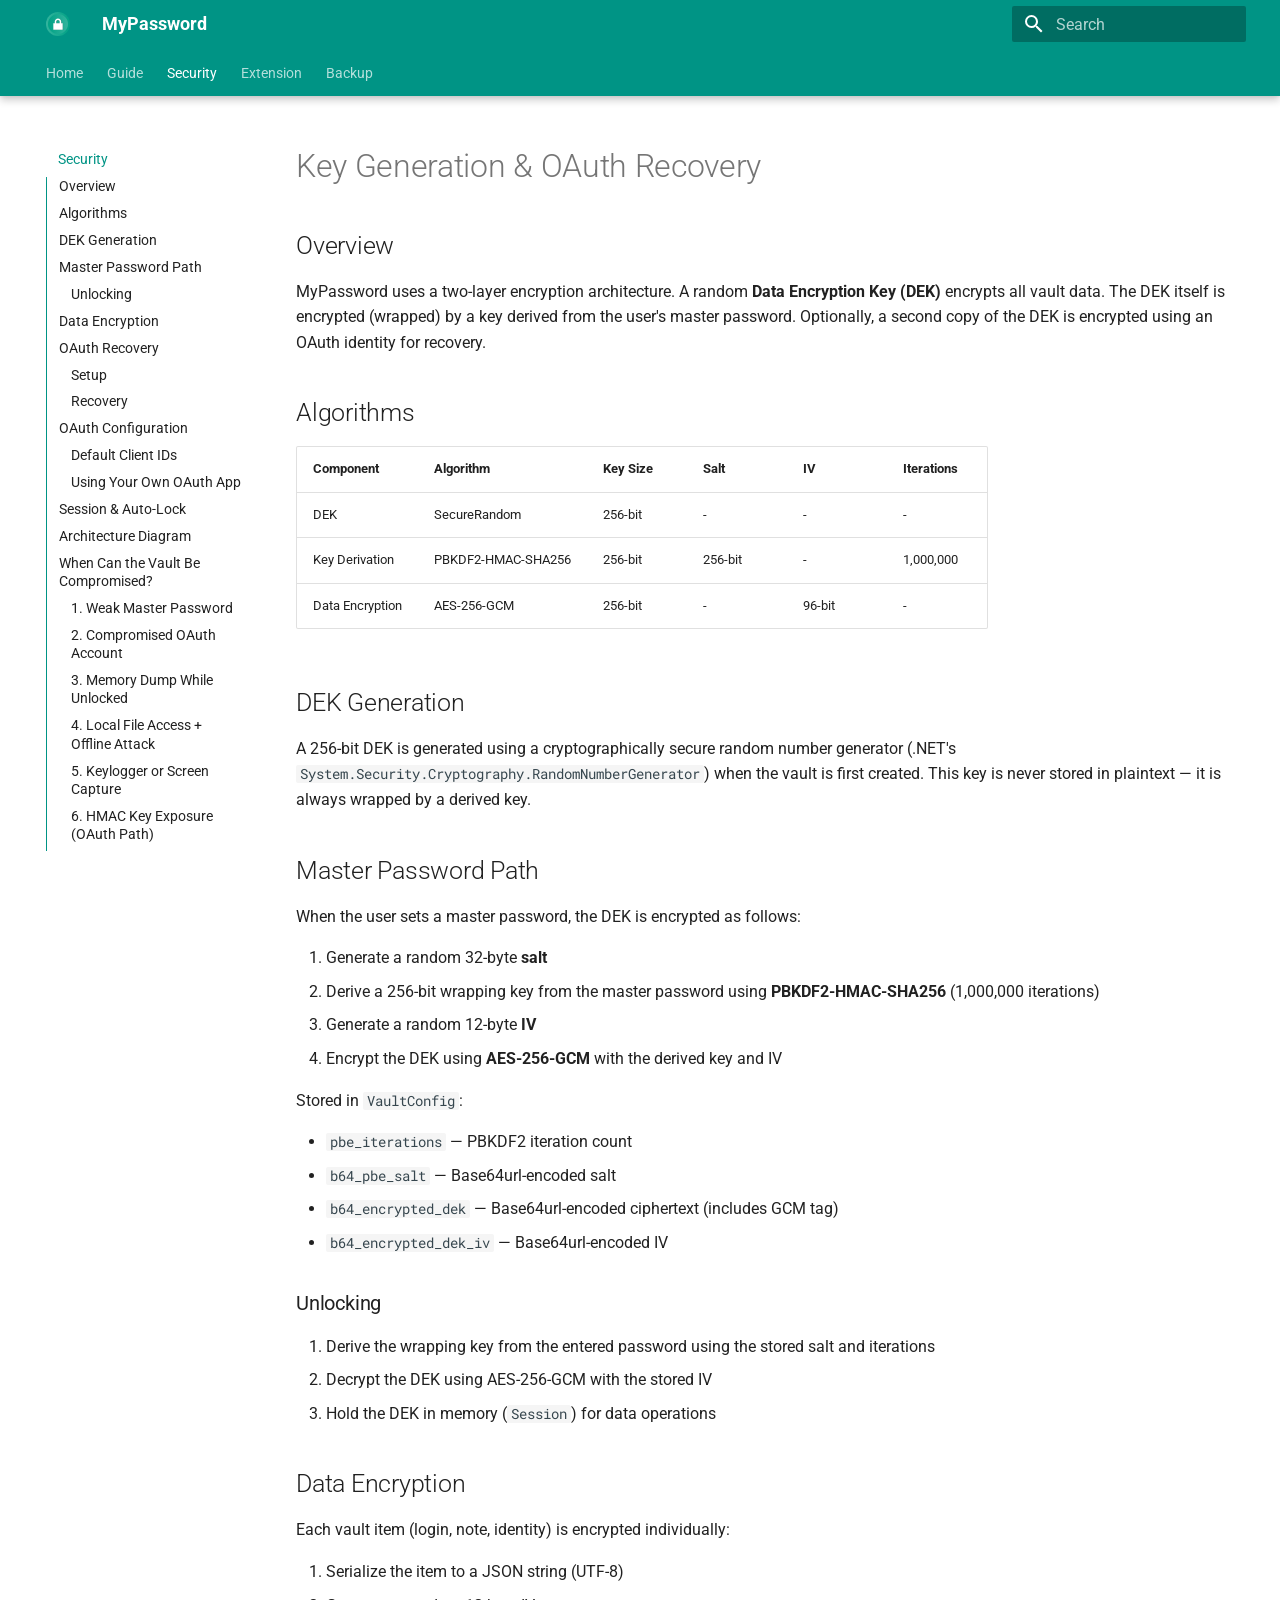
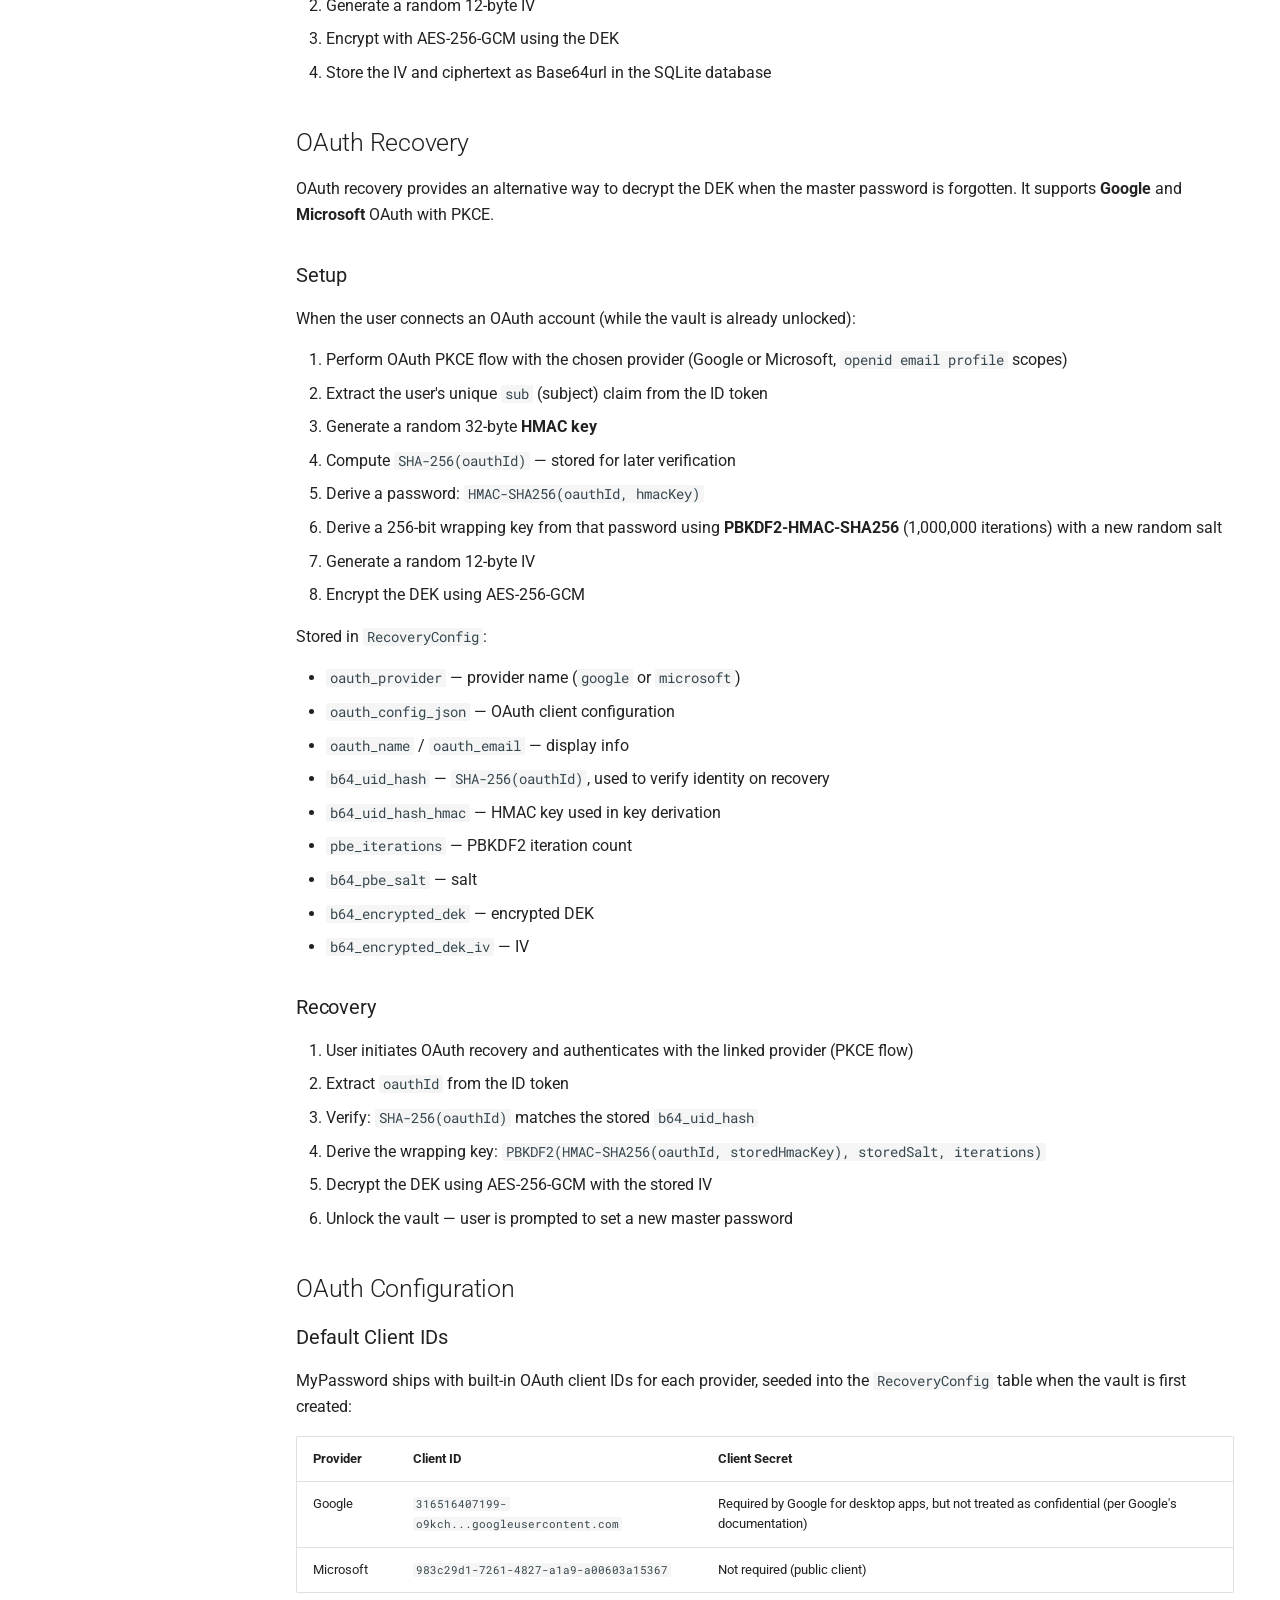
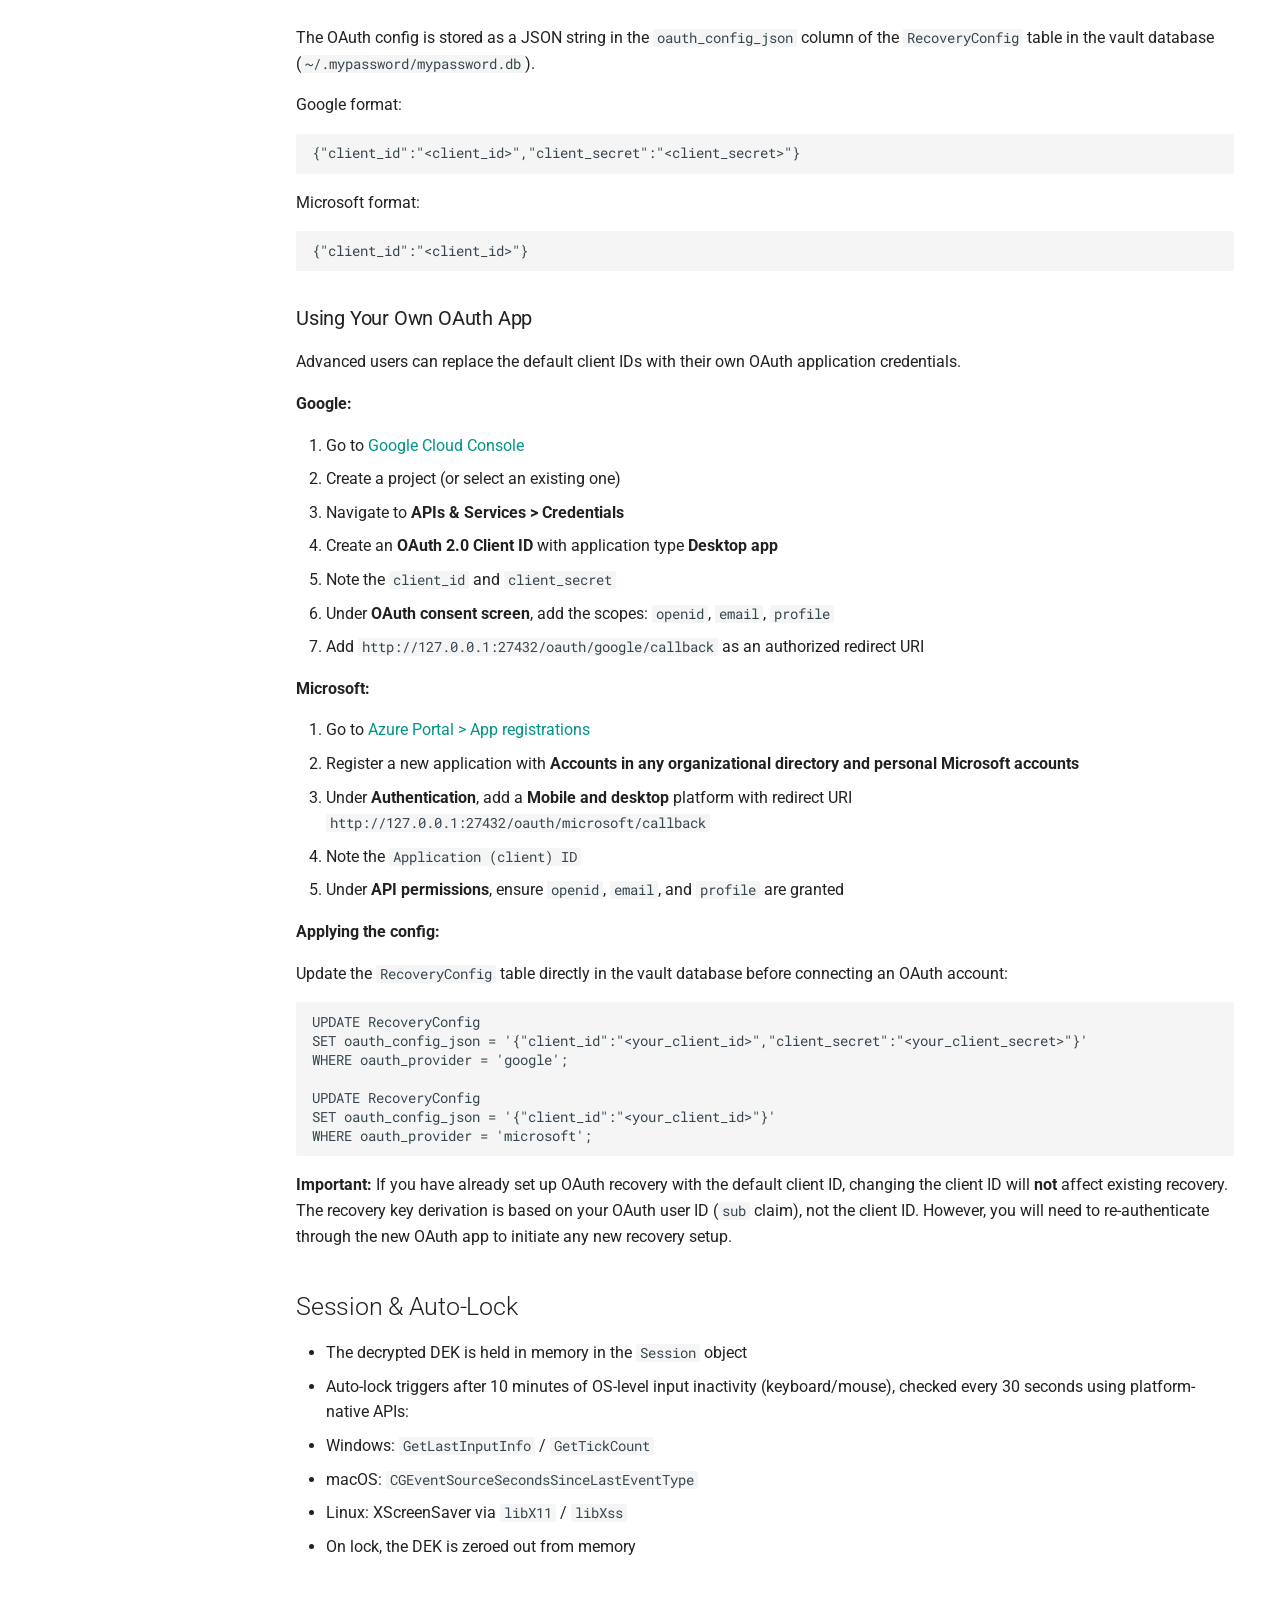
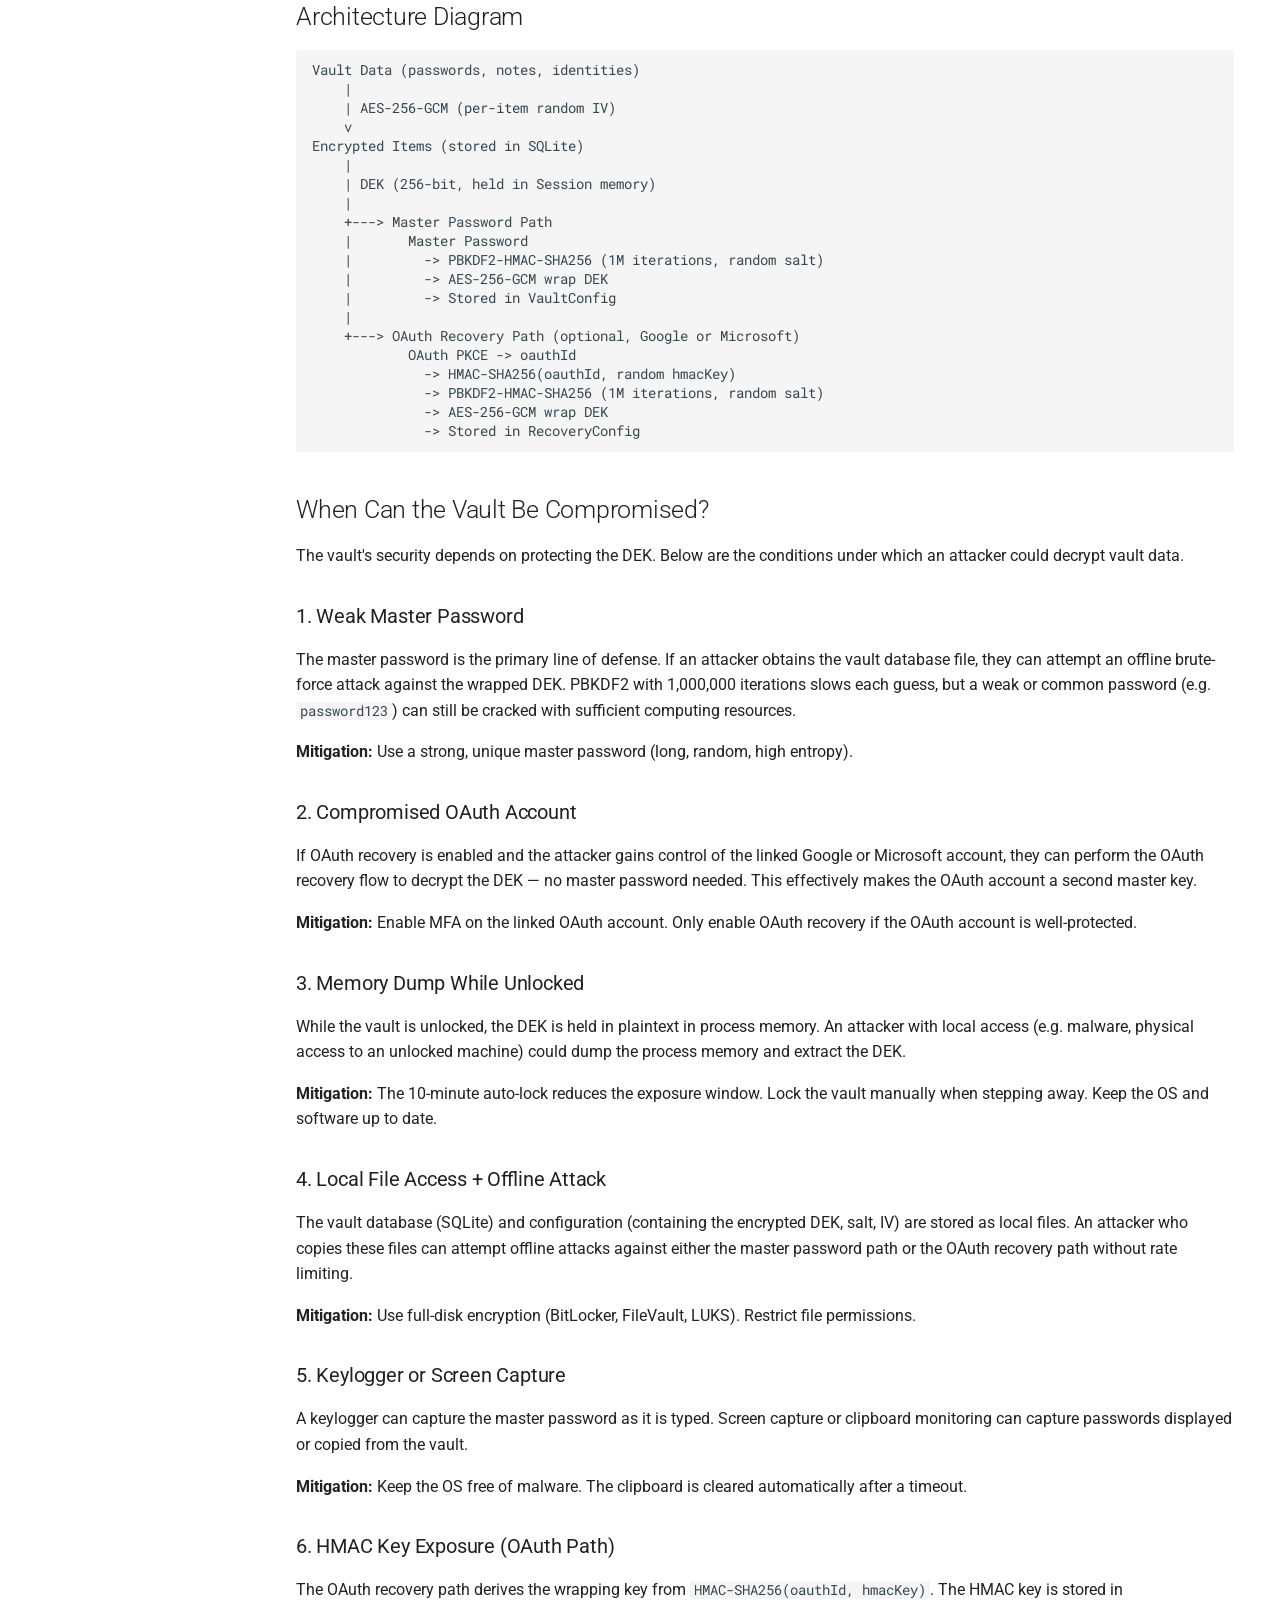
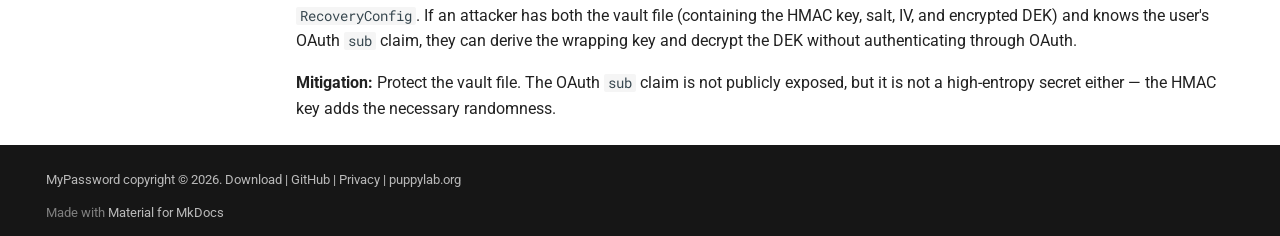
<file: key-gen/index.html>
<!doctype html>
<html lang="en" class="no-js">
  <head>
    
      <meta charset="utf-8">
      <meta name="viewport" content="width=device-width,initial-scale=1">
      
      
      
      
        <link rel="prev" href="../guide/">
      
      
        <link rel="next" href="../extension/">
      
      
      <link rel="icon" href="../assets/images/favicon.png">
      <meta name="generator" content="mkdocs-1.6.1, mkdocs-material-9.5.0">
    
    
      
        <title>Security - MyPassword</title>
      
    
    
      <link rel="stylesheet" href="../assets/stylesheets/main.45e1311d.min.css">
      
        
        <link rel="stylesheet" href="../assets/stylesheets/palette.06af60db.min.css">
      
      


    
    
      
    
    
      
        
        
        <link rel="preconnect" href="https://fonts.gstatic.com" crossorigin>
        <link rel="stylesheet" href="https://fonts.googleapis.com/css?family=Roboto:300,300i,400,400i,700,700i%7CRoboto+Mono:400,400i,700,700i&display=fallback">
        <style>:root{--md-text-font:"Roboto";--md-code-font:"Roboto Mono"}</style>
      
    
    
    <script>__md_scope=new URL("..",location),__md_hash=e=>[...e].reduce((e,_)=>(e<<5)-e+_.charCodeAt(0),0),__md_get=(e,_=localStorage,t=__md_scope)=>JSON.parse(_.getItem(t.pathname+"."+e)),__md_set=(e,_,t=localStorage,a=__md_scope)=>{try{t.setItem(a.pathname+"."+e,JSON.stringify(_))}catch(e){}}</script>
    
      

    
    
    
  </head>
  
  
    
    
    
    
    
    <body dir="ltr" data-md-color-scheme="default" data-md-color-primary="teal" data-md-color-accent="indigo">
  
    
    <input class="md-toggle" data-md-toggle="drawer" type="checkbox" id="__drawer" autocomplete="off">
    <input class="md-toggle" data-md-toggle="search" type="checkbox" id="__search" autocomplete="off">
    <label class="md-overlay" for="__drawer"></label>
    <div data-md-component="skip">
      
        
        <a href="#key-generation-oauth-recovery" class="md-skip">
          Skip to content
        </a>
      
    </div>
    <div data-md-component="announce">
      
    </div>
    
    
      

  

<header class="md-header md-header--shadow md-header--lifted" data-md-component="header">
  <nav class="md-header__inner md-grid" aria-label="Header">
    <a href=".." title="MyPassword" class="md-header__button md-logo" aria-label="MyPassword" data-md-component="logo">
      
  <img src="../assets/images/logo.svg" alt="logo">

    </a>
    <label class="md-header__button md-icon" for="__drawer">
      
      <svg xmlns="http://www.w3.org/2000/svg" viewBox="0 0 24 24"><path d="M3 6h18v2H3V6m0 5h18v2H3v-2m0 5h18v2H3v-2Z"/></svg>
    </label>
    <div class="md-header__title" data-md-component="header-title">
      <div class="md-header__ellipsis">
        <div class="md-header__topic">
          <span class="md-ellipsis">
            MyPassword
          </span>
        </div>
        <div class="md-header__topic" data-md-component="header-topic">
          <span class="md-ellipsis">
            
              Security
            
          </span>
        </div>
      </div>
    </div>
    
      
    
    
    
    
      <label class="md-header__button md-icon" for="__search">
        
        <svg xmlns="http://www.w3.org/2000/svg" viewBox="0 0 24 24"><path d="M9.5 3A6.5 6.5 0 0 1 16 9.5c0 1.61-.59 3.09-1.56 4.23l.27.27h.79l5 5-1.5 1.5-5-5v-.79l-.27-.27A6.516 6.516 0 0 1 9.5 16 6.5 6.5 0 0 1 3 9.5 6.5 6.5 0 0 1 9.5 3m0 2C7 5 5 7 5 9.5S7 14 9.5 14 14 12 14 9.5 12 5 9.5 5Z"/></svg>
      </label>
      <div class="md-search" data-md-component="search" role="dialog">
  <label class="md-search__overlay" for="__search"></label>
  <div class="md-search__inner" role="search">
    <form class="md-search__form" name="search">
      <input type="text" class="md-search__input" name="query" aria-label="Search" placeholder="Search" autocapitalize="off" autocorrect="off" autocomplete="off" spellcheck="false" data-md-component="search-query" required>
      <label class="md-search__icon md-icon" for="__search">
        
        <svg xmlns="http://www.w3.org/2000/svg" viewBox="0 0 24 24"><path d="M9.5 3A6.5 6.5 0 0 1 16 9.5c0 1.61-.59 3.09-1.56 4.23l.27.27h.79l5 5-1.5 1.5-5-5v-.79l-.27-.27A6.516 6.516 0 0 1 9.5 16 6.5 6.5 0 0 1 3 9.5 6.5 6.5 0 0 1 9.5 3m0 2C7 5 5 7 5 9.5S7 14 9.5 14 14 12 14 9.5 12 5 9.5 5Z"/></svg>
        
        <svg xmlns="http://www.w3.org/2000/svg" viewBox="0 0 24 24"><path d="M20 11v2H8l5.5 5.5-1.42 1.42L4.16 12l7.92-7.92L13.5 5.5 8 11h12Z"/></svg>
      </label>
      <nav class="md-search__options" aria-label="Search">
        
        <button type="reset" class="md-search__icon md-icon" title="Clear" aria-label="Clear" tabindex="-1">
          
          <svg xmlns="http://www.w3.org/2000/svg" viewBox="0 0 24 24"><path d="M19 6.41 17.59 5 12 10.59 6.41 5 5 6.41 10.59 12 5 17.59 6.41 19 12 13.41 17.59 19 19 17.59 13.41 12 19 6.41Z"/></svg>
        </button>
      </nav>
      
    </form>
    <div class="md-search__output">
      <div class="md-search__scrollwrap" data-md-scrollfix>
        <div class="md-search-result" data-md-component="search-result">
          <div class="md-search-result__meta">
            Initializing search
          </div>
          <ol class="md-search-result__list" role="presentation"></ol>
        </div>
      </div>
    </div>
  </div>
</div>
    
    
  </nav>
  
    
      
<nav class="md-tabs" aria-label="Tabs" data-md-component="tabs">
  <div class="md-grid">
    <ul class="md-tabs__list">
      
        
  
  
  
    <li class="md-tabs__item">
      <a href=".." class="md-tabs__link">
        
  
    
  
  Home

      </a>
    </li>
  

      
        
  
  
  
    <li class="md-tabs__item">
      <a href="../guide/" class="md-tabs__link">
        
  
    
  
  Guide

      </a>
    </li>
  

      
        
  
  
    
  
  
    <li class="md-tabs__item md-tabs__item--active">
      <a href="./" class="md-tabs__link">
        
  
    
  
  Security

      </a>
    </li>
  

      
        
  
  
  
    <li class="md-tabs__item">
      <a href="../extension/" class="md-tabs__link">
        
  
    
  
  Extension

      </a>
    </li>
  

      
        
  
  
  
    <li class="md-tabs__item">
      <a href="../backup/" class="md-tabs__link">
        
  
    
  
  Backup

      </a>
    </li>
  

      
    </ul>
  </div>
</nav>
    
  
</header>
    
    <div class="md-container" data-md-component="container">
      
      
        
      
      <main class="md-main" data-md-component="main">
        <div class="md-main__inner md-grid">
          
            
              
              <div class="md-sidebar md-sidebar--primary" data-md-component="sidebar" data-md-type="navigation" >
                <div class="md-sidebar__scrollwrap">
                  <div class="md-sidebar__inner">
                    


  


  

<nav class="md-nav md-nav--primary md-nav--lifted md-nav--integrated" aria-label="Navigation" data-md-level="0">
  <label class="md-nav__title" for="__drawer">
    <a href=".." title="MyPassword" class="md-nav__button md-logo" aria-label="MyPassword" data-md-component="logo">
      
  <img src="../assets/images/logo.svg" alt="logo">

    </a>
    MyPassword
  </label>
  
  <ul class="md-nav__list" data-md-scrollfix>
    
      
      
  
  
  
  
    <li class="md-nav__item">
      <a href=".." class="md-nav__link">
        
  
  <span class="md-ellipsis">
    Home
  </span>
  

      </a>
    </li>
  

    
      
      
  
  
  
  
    <li class="md-nav__item">
      <a href="../guide/" class="md-nav__link">
        
  
  <span class="md-ellipsis">
    Guide
  </span>
  

      </a>
    </li>
  

    
      
      
  
  
    
  
  
  
    <li class="md-nav__item md-nav__item--active">
      
      <input class="md-nav__toggle md-toggle" type="checkbox" id="__toc">
      
      
        
      
      
        <label class="md-nav__link md-nav__link--active" for="__toc">
          
  
  <span class="md-ellipsis">
    Security
  </span>
  

          <span class="md-nav__icon md-icon"></span>
        </label>
      
      <a href="./" class="md-nav__link md-nav__link--active">
        
  
  <span class="md-ellipsis">
    Security
  </span>
  

      </a>
      
        

<nav class="md-nav md-nav--secondary" aria-label="Table of contents">
  
  
  
    
  
  
    <label class="md-nav__title" for="__toc">
      <span class="md-nav__icon md-icon"></span>
      Table of contents
    </label>
    <ul class="md-nav__list" data-md-component="toc" data-md-scrollfix>
      
        <li class="md-nav__item">
  <a href="#overview" class="md-nav__link">
    <span class="md-ellipsis">
      Overview
    </span>
  </a>
  
</li>
      
        <li class="md-nav__item">
  <a href="#algorithms" class="md-nav__link">
    <span class="md-ellipsis">
      Algorithms
    </span>
  </a>
  
</li>
      
        <li class="md-nav__item">
  <a href="#dek-generation" class="md-nav__link">
    <span class="md-ellipsis">
      DEK Generation
    </span>
  </a>
  
</li>
      
        <li class="md-nav__item">
  <a href="#master-password-path" class="md-nav__link">
    <span class="md-ellipsis">
      Master Password Path
    </span>
  </a>
  
    <nav class="md-nav" aria-label="Master Password Path">
      <ul class="md-nav__list">
        
          <li class="md-nav__item">
  <a href="#unlocking" class="md-nav__link">
    <span class="md-ellipsis">
      Unlocking
    </span>
  </a>
  
</li>
        
      </ul>
    </nav>
  
</li>
      
        <li class="md-nav__item">
  <a href="#data-encryption" class="md-nav__link">
    <span class="md-ellipsis">
      Data Encryption
    </span>
  </a>
  
</li>
      
        <li class="md-nav__item">
  <a href="#oauth-recovery" class="md-nav__link">
    <span class="md-ellipsis">
      OAuth Recovery
    </span>
  </a>
  
    <nav class="md-nav" aria-label="OAuth Recovery">
      <ul class="md-nav__list">
        
          <li class="md-nav__item">
  <a href="#setup" class="md-nav__link">
    <span class="md-ellipsis">
      Setup
    </span>
  </a>
  
</li>
        
          <li class="md-nav__item">
  <a href="#recovery" class="md-nav__link">
    <span class="md-ellipsis">
      Recovery
    </span>
  </a>
  
</li>
        
      </ul>
    </nav>
  
</li>
      
        <li class="md-nav__item">
  <a href="#oauth-configuration" class="md-nav__link">
    <span class="md-ellipsis">
      OAuth Configuration
    </span>
  </a>
  
    <nav class="md-nav" aria-label="OAuth Configuration">
      <ul class="md-nav__list">
        
          <li class="md-nav__item">
  <a href="#default-client-ids" class="md-nav__link">
    <span class="md-ellipsis">
      Default Client IDs
    </span>
  </a>
  
</li>
        
          <li class="md-nav__item">
  <a href="#using-your-own-oauth-app" class="md-nav__link">
    <span class="md-ellipsis">
      Using Your Own OAuth App
    </span>
  </a>
  
</li>
        
      </ul>
    </nav>
  
</li>
      
        <li class="md-nav__item">
  <a href="#session-auto-lock" class="md-nav__link">
    <span class="md-ellipsis">
      Session &amp; Auto-Lock
    </span>
  </a>
  
</li>
      
        <li class="md-nav__item">
  <a href="#architecture-diagram" class="md-nav__link">
    <span class="md-ellipsis">
      Architecture Diagram
    </span>
  </a>
  
</li>
      
        <li class="md-nav__item">
  <a href="#when-can-the-vault-be-compromised" class="md-nav__link">
    <span class="md-ellipsis">
      When Can the Vault Be Compromised?
    </span>
  </a>
  
    <nav class="md-nav" aria-label="When Can the Vault Be Compromised?">
      <ul class="md-nav__list">
        
          <li class="md-nav__item">
  <a href="#1-weak-master-password" class="md-nav__link">
    <span class="md-ellipsis">
      1. Weak Master Password
    </span>
  </a>
  
</li>
        
          <li class="md-nav__item">
  <a href="#2-compromised-oauth-account" class="md-nav__link">
    <span class="md-ellipsis">
      2. Compromised OAuth Account
    </span>
  </a>
  
</li>
        
          <li class="md-nav__item">
  <a href="#3-memory-dump-while-unlocked" class="md-nav__link">
    <span class="md-ellipsis">
      3. Memory Dump While Unlocked
    </span>
  </a>
  
</li>
        
          <li class="md-nav__item">
  <a href="#4-local-file-access-offline-attack" class="md-nav__link">
    <span class="md-ellipsis">
      4. Local File Access + Offline Attack
    </span>
  </a>
  
</li>
        
          <li class="md-nav__item">
  <a href="#5-keylogger-or-screen-capture" class="md-nav__link">
    <span class="md-ellipsis">
      5. Keylogger or Screen Capture
    </span>
  </a>
  
</li>
        
          <li class="md-nav__item">
  <a href="#6-hmac-key-exposure-oauth-path" class="md-nav__link">
    <span class="md-ellipsis">
      6. HMAC Key Exposure (OAuth Path)
    </span>
  </a>
  
</li>
        
      </ul>
    </nav>
  
</li>
      
    </ul>
  
</nav>
      
    </li>
  

    
      
      
  
  
  
  
    <li class="md-nav__item">
      <a href="../extension/" class="md-nav__link">
        
  
  <span class="md-ellipsis">
    Extension
  </span>
  

      </a>
    </li>
  

    
      
      
  
  
  
  
    <li class="md-nav__item">
      <a href="../backup/" class="md-nav__link">
        
  
  <span class="md-ellipsis">
    Backup
  </span>
  

      </a>
    </li>
  

    
  </ul>
</nav>
                  </div>
                </div>
              </div>
            
            
          
          
            <div class="md-content" data-md-component="content">
              <article class="md-content__inner md-typeset">
                
                  


<h1 id="key-generation-oauth-recovery">Key Generation &amp; OAuth Recovery</h1>
<h2 id="overview">Overview</h2>
<p>MyPassword uses a two-layer encryption architecture. A random <strong>Data Encryption Key (DEK)</strong> encrypts all vault data. The DEK itself is encrypted (wrapped) by a key derived from the user's master password. Optionally, a second copy of the DEK is encrypted using an OAuth identity for recovery.</p>
<h2 id="algorithms">Algorithms</h2>
<table>
<thead>
<tr>
<th>Component</th>
<th>Algorithm</th>
<th>Key Size</th>
<th>Salt</th>
<th>IV</th>
<th>Iterations</th>
</tr>
</thead>
<tbody>
<tr>
<td>DEK</td>
<td>SecureRandom</td>
<td>256-bit</td>
<td>-</td>
<td>-</td>
<td>-</td>
</tr>
<tr>
<td>Key Derivation</td>
<td>PBKDF2-HMAC-SHA256</td>
<td>256-bit</td>
<td>256-bit</td>
<td>-</td>
<td>1,000,000</td>
</tr>
<tr>
<td>Data Encryption</td>
<td>AES-256-GCM</td>
<td>256-bit</td>
<td>-</td>
<td>96-bit</td>
<td>-</td>
</tr>
</tbody>
</table>
<h2 id="dek-generation">DEK Generation</h2>
<p>A 256-bit DEK is generated using a cryptographically secure random number generator (.NET's <code>System.Security.Cryptography.RandomNumberGenerator</code>) when the vault is first created. This key is never stored in plaintext — it is always wrapped by a derived key.</p>
<h2 id="master-password-path">Master Password Path</h2>
<p>When the user sets a master password, the DEK is encrypted as follows:</p>
<ol>
<li>Generate a random 32-byte <strong>salt</strong></li>
<li>Derive a 256-bit wrapping key from the master password using <strong>PBKDF2-HMAC-SHA256</strong> (1,000,000 iterations)</li>
<li>Generate a random 12-byte <strong>IV</strong></li>
<li>Encrypt the DEK using <strong>AES-256-GCM</strong> with the derived key and IV</li>
</ol>
<p>Stored in <code>VaultConfig</code>:</p>
<ul>
<li><code>pbe_iterations</code> — PBKDF2 iteration count</li>
<li><code>b64_pbe_salt</code> — Base64url-encoded salt</li>
<li><code>b64_encrypted_dek</code> — Base64url-encoded ciphertext (includes GCM tag)</li>
<li><code>b64_encrypted_dek_iv</code> — Base64url-encoded IV</li>
</ul>
<h3 id="unlocking">Unlocking</h3>
<ol>
<li>Derive the wrapping key from the entered password using the stored salt and iterations</li>
<li>Decrypt the DEK using AES-256-GCM with the stored IV</li>
<li>Hold the DEK in memory (<code>Session</code>) for data operations</li>
</ol>
<h2 id="data-encryption">Data Encryption</h2>
<p>Each vault item (login, note, identity) is encrypted individually:</p>
<ol>
<li>Serialize the item to a JSON string (UTF-8)</li>
<li>Generate a random 12-byte IV</li>
<li>Encrypt with AES-256-GCM using the DEK</li>
<li>Store the IV and ciphertext as Base64url in the SQLite database</li>
</ol>
<h2 id="oauth-recovery">OAuth Recovery</h2>
<p>OAuth recovery provides an alternative way to decrypt the DEK when the master password is forgotten. It supports <strong>Google</strong> and <strong>Microsoft</strong> OAuth with PKCE.</p>
<h3 id="setup">Setup</h3>
<p>When the user connects an OAuth account (while the vault is already unlocked):</p>
<ol>
<li>Perform OAuth PKCE flow with the chosen provider (Google or Microsoft, <code>openid email profile</code> scopes)</li>
<li>Extract the user's unique <code>sub</code> (subject) claim from the ID token</li>
<li>Generate a random 32-byte <strong>HMAC key</strong></li>
<li>Compute <code>SHA-256(oauthId)</code> — stored for later verification</li>
<li>Derive a password: <code>HMAC-SHA256(oauthId, hmacKey)</code></li>
<li>Derive a 256-bit wrapping key from that password using <strong>PBKDF2-HMAC-SHA256</strong> (1,000,000 iterations) with a new random salt</li>
<li>Generate a random 12-byte IV</li>
<li>Encrypt the DEK using AES-256-GCM</li>
</ol>
<p>Stored in <code>RecoveryConfig</code>:</p>
<ul>
<li><code>oauth_provider</code> — provider name (<code>google</code> or <code>microsoft</code>)</li>
<li><code>oauth_config_json</code> — OAuth client configuration</li>
<li><code>oauth_name</code> / <code>oauth_email</code> — display info</li>
<li><code>b64_uid_hash</code> — <code>SHA-256(oauthId)</code>, used to verify identity on recovery</li>
<li><code>b64_uid_hash_hmac</code> — HMAC key used in key derivation</li>
<li><code>pbe_iterations</code> — PBKDF2 iteration count</li>
<li><code>b64_pbe_salt</code> — salt</li>
<li><code>b64_encrypted_dek</code> — encrypted DEK</li>
<li><code>b64_encrypted_dek_iv</code> — IV</li>
</ul>
<h3 id="recovery">Recovery</h3>
<ol>
<li>User initiates OAuth recovery and authenticates with the linked provider (PKCE flow)</li>
<li>Extract <code>oauthId</code> from the ID token</li>
<li>Verify: <code>SHA-256(oauthId)</code> matches the stored <code>b64_uid_hash</code></li>
<li>Derive the wrapping key: <code>PBKDF2(HMAC-SHA256(oauthId, storedHmacKey), storedSalt, iterations)</code></li>
<li>Decrypt the DEK using AES-256-GCM with the stored IV</li>
<li>Unlock the vault — user is prompted to set a new master password</li>
</ol>
<h2 id="oauth-configuration">OAuth Configuration</h2>
<h3 id="default-client-ids">Default Client IDs</h3>
<p>MyPassword ships with built-in OAuth client IDs for each provider, seeded into the <code>RecoveryConfig</code> table when the vault is first created:</p>
<table>
<thead>
<tr>
<th>Provider</th>
<th>Client ID</th>
<th>Client Secret</th>
</tr>
</thead>
<tbody>
<tr>
<td>Google</td>
<td><code>316516407199-o9kch...googleusercontent.com</code></td>
<td>Required by Google for desktop apps, but not treated as confidential (per Google's documentation)</td>
</tr>
<tr>
<td>Microsoft</td>
<td><code>983c29d1-7261-4827-a1a9-a00603a15367</code></td>
<td>Not required (public client)</td>
</tr>
</tbody>
</table>
<p>The OAuth config is stored as a JSON string in the <code>oauth_config_json</code> column of the <code>RecoveryConfig</code> table in the vault database (<code>~/.mypassword/mypassword.db</code>).</p>
<p>Google format:</p>
<pre><code class="language-json">{&quot;client_id&quot;:&quot;&lt;client_id&gt;&quot;,&quot;client_secret&quot;:&quot;&lt;client_secret&gt;&quot;}
</code></pre>
<p>Microsoft format:</p>
<pre><code class="language-json">{&quot;client_id&quot;:&quot;&lt;client_id&gt;&quot;}
</code></pre>
<h3 id="using-your-own-oauth-app">Using Your Own OAuth App</h3>
<p>Advanced users can replace the default client IDs with their own OAuth application credentials.</p>
<p><strong>Google:</strong></p>
<ol>
<li>Go to <a href="https://console.cloud.google.com/">Google Cloud Console</a></li>
<li>Create a project (or select an existing one)</li>
<li>Navigate to <strong>APIs &amp; Services &gt; Credentials</strong></li>
<li>Create an <strong>OAuth 2.0 Client ID</strong> with application type <strong>Desktop app</strong></li>
<li>Note the <code>client_id</code> and <code>client_secret</code></li>
<li>Under <strong>OAuth consent screen</strong>, add the scopes: <code>openid</code>, <code>email</code>, <code>profile</code></li>
<li>Add <code>http://127.0.0.1:27432/oauth/google/callback</code> as an authorized redirect URI</li>
</ol>
<p><strong>Microsoft:</strong></p>
<ol>
<li>Go to <a href="https://portal.azure.com/#view/Microsoft_AAD_RegisteredApps">Azure Portal &gt; App registrations</a></li>
<li>Register a new application with <strong>Accounts in any organizational directory and personal Microsoft accounts</strong></li>
<li>Under <strong>Authentication</strong>, add a <strong>Mobile and desktop</strong> platform with redirect URI <code>http://127.0.0.1:27432/oauth/microsoft/callback</code></li>
<li>Note the <code>Application (client) ID</code></li>
<li>Under <strong>API permissions</strong>, ensure <code>openid</code>, <code>email</code>, and <code>profile</code> are granted</li>
</ol>
<p><strong>Applying the config:</strong></p>
<p>Update the <code>RecoveryConfig</code> table directly in the vault database before connecting an OAuth account:</p>
<pre><code class="language-sql">UPDATE RecoveryConfig
SET oauth_config_json = '{&quot;client_id&quot;:&quot;&lt;your_client_id&gt;&quot;,&quot;client_secret&quot;:&quot;&lt;your_client_secret&gt;&quot;}'
WHERE oauth_provider = 'google';

UPDATE RecoveryConfig
SET oauth_config_json = '{&quot;client_id&quot;:&quot;&lt;your_client_id&gt;&quot;}'
WHERE oauth_provider = 'microsoft';
</code></pre>
<p><strong>Important:</strong> If you have already set up OAuth recovery with the default client ID, changing the client ID will <strong>not</strong> affect existing recovery. The recovery key derivation is based on your OAuth user ID (<code>sub</code> claim), not the client ID. However, you will need to re-authenticate through the new OAuth app to initiate any new recovery setup.</p>
<h2 id="session-auto-lock">Session &amp; Auto-Lock</h2>
<ul>
<li>The decrypted DEK is held in memory in the <code>Session</code> object</li>
<li>Auto-lock triggers after 10 minutes of OS-level input inactivity (keyboard/mouse), checked every 30 seconds using platform-native APIs:</li>
<li>Windows: <code>GetLastInputInfo</code> / <code>GetTickCount</code></li>
<li>macOS: <code>CGEventSourceSecondsSinceLastEventType</code></li>
<li>Linux: XScreenSaver via <code>libX11</code> / <code>libXss</code></li>
<li>On lock, the DEK is zeroed out from memory</li>
</ul>
<h2 id="architecture-diagram">Architecture Diagram</h2>
<pre><code>Vault Data (passwords, notes, identities)
    |
    | AES-256-GCM (per-item random IV)
    v
Encrypted Items (stored in SQLite)
    |
    | DEK (256-bit, held in Session memory)
    |
    +---&gt; Master Password Path
    |       Master Password
    |         -&gt; PBKDF2-HMAC-SHA256 (1M iterations, random salt)
    |         -&gt; AES-256-GCM wrap DEK
    |         -&gt; Stored in VaultConfig
    |
    +---&gt; OAuth Recovery Path (optional, Google or Microsoft)
            OAuth PKCE -&gt; oauthId
              -&gt; HMAC-SHA256(oauthId, random hmacKey)
              -&gt; PBKDF2-HMAC-SHA256 (1M iterations, random salt)
              -&gt; AES-256-GCM wrap DEK
              -&gt; Stored in RecoveryConfig
</code></pre>
<h2 id="when-can-the-vault-be-compromised">When Can the Vault Be Compromised?</h2>
<p>The vault's security depends on protecting the DEK. Below are the conditions under which an attacker could decrypt vault data.</p>
<h3 id="1-weak-master-password">1. Weak Master Password</h3>
<p>The master password is the primary line of defense. If an attacker obtains the vault database file, they can attempt an offline brute-force attack against the wrapped DEK. PBKDF2 with 1,000,000 iterations slows each guess, but a weak or common password (e.g. <code>password123</code>) can still be cracked with sufficient computing resources.</p>
<p><strong>Mitigation:</strong> Use a strong, unique master password (long, random, high entropy).</p>
<h3 id="2-compromised-oauth-account">2. Compromised OAuth Account</h3>
<p>If OAuth recovery is enabled and the attacker gains control of the linked Google or Microsoft account, they can perform the OAuth recovery flow to decrypt the DEK — no master password needed. This effectively makes the OAuth account a second master key.</p>
<p><strong>Mitigation:</strong> Enable MFA on the linked OAuth account. Only enable OAuth recovery if the OAuth account is well-protected.</p>
<h3 id="3-memory-dump-while-unlocked">3. Memory Dump While Unlocked</h3>
<p>While the vault is unlocked, the DEK is held in plaintext in process memory. An attacker with local access (e.g. malware, physical access to an unlocked machine) could dump the process memory and extract the DEK.</p>
<p><strong>Mitigation:</strong> The 10-minute auto-lock reduces the exposure window. Lock the vault manually when stepping away. Keep the OS and software up to date.</p>
<h3 id="4-local-file-access-offline-attack">4. Local File Access + Offline Attack</h3>
<p>The vault database (SQLite) and configuration (containing the encrypted DEK, salt, IV) are stored as local files. An attacker who copies these files can attempt offline attacks against either the master password path or the OAuth recovery path without rate limiting.</p>
<p><strong>Mitigation:</strong> Use full-disk encryption (BitLocker, FileVault, LUKS). Restrict file permissions.</p>
<h3 id="5-keylogger-or-screen-capture">5. Keylogger or Screen Capture</h3>
<p>A keylogger can capture the master password as it is typed. Screen capture or clipboard monitoring can capture passwords displayed or copied from the vault.</p>
<p><strong>Mitigation:</strong> Keep the OS free of malware. The clipboard is cleared automatically after a timeout.</p>
<h3 id="6-hmac-key-exposure-oauth-path">6. HMAC Key Exposure (OAuth Path)</h3>
<p>The OAuth recovery path derives the wrapping key from <code>HMAC-SHA256(oauthId, hmacKey)</code>. The HMAC key is stored in <code>RecoveryConfig</code>. If an attacker has both the vault file (containing the HMAC key, salt, IV, and encrypted DEK) and knows the user's OAuth <code>sub</code> claim, they can derive the wrapping key and decrypt the DEK without authenticating through OAuth.</p>
<p><strong>Mitigation:</strong> Protect the vault file. The OAuth <code>sub</code> claim is not publicly exposed, but it is not a high-entropy secret either — the HMAC key adds the necessary randomness.</p>












                
              </article>
            </div>
          
          
<script>var target=document.getElementById(location.hash.slice(1));target&&target.name&&(target.checked=target.name.startsWith("__tabbed_"))</script>
        </div>
        
          <button type="button" class="md-top md-icon" data-md-component="top" hidden>
  
  <svg xmlns="http://www.w3.org/2000/svg" viewBox="0 0 24 24"><path d="M13 20h-2V8l-5.5 5.5-1.42-1.42L12 4.16l7.92 7.92-1.42 1.42L13 8v12Z"/></svg>
  Back to top
</button>
        
      </main>
      
        <footer class="md-footer">
  
  <div class="md-footer-meta md-typeset">
    <div class="md-footer-meta__inner md-grid">
      <div class="md-copyright">
  
    <div class="md-copyright__highlight">
      <p>MyPassword copyright &copy; 2026. <a href="https://github.com/michaelliao/mypassword/releases/latest">Download</a> | <a href="https://github.com/michaelliao/mypassword">GitHub</a> | <a href="https://mypassword.puppylab.org/privacy/">Privacy</a> | <a href="https://puppylab.org">puppylab.org</a></p>

    </div>
  
  
    Made with
    <a href="https://squidfunk.github.io/mkdocs-material/" target="_blank" rel="noopener">
      Material for MkDocs
    </a>
  
</div>
      
    </div>
  </div>
</footer>
      
    </div>
    <div class="md-dialog" data-md-component="dialog">
      <div class="md-dialog__inner md-typeset"></div>
    </div>
    
    
    <script id="__config" type="application/json">{"base": "..", "features": ["navigation.tabs", "navigation.tabs.sticky", "toc.follow", "toc.integrate", "navigation.top"], "search": "../assets/javascripts/workers/search.f886a092.min.js", "translations": {"clipboard.copied": "Copied to clipboard", "clipboard.copy": "Copy to clipboard", "search.result.more.one": "1 more on this page", "search.result.more.other": "# more on this page", "search.result.none": "No matching documents", "search.result.one": "1 matching document", "search.result.other": "# matching documents", "search.result.placeholder": "Type to start searching", "search.result.term.missing": "Missing", "select.version": "Select version"}}</script>
    
    
      <script src="../assets/javascripts/bundle.d7c377c4.min.js"></script>
      
    
  </body>
</html>
</file>
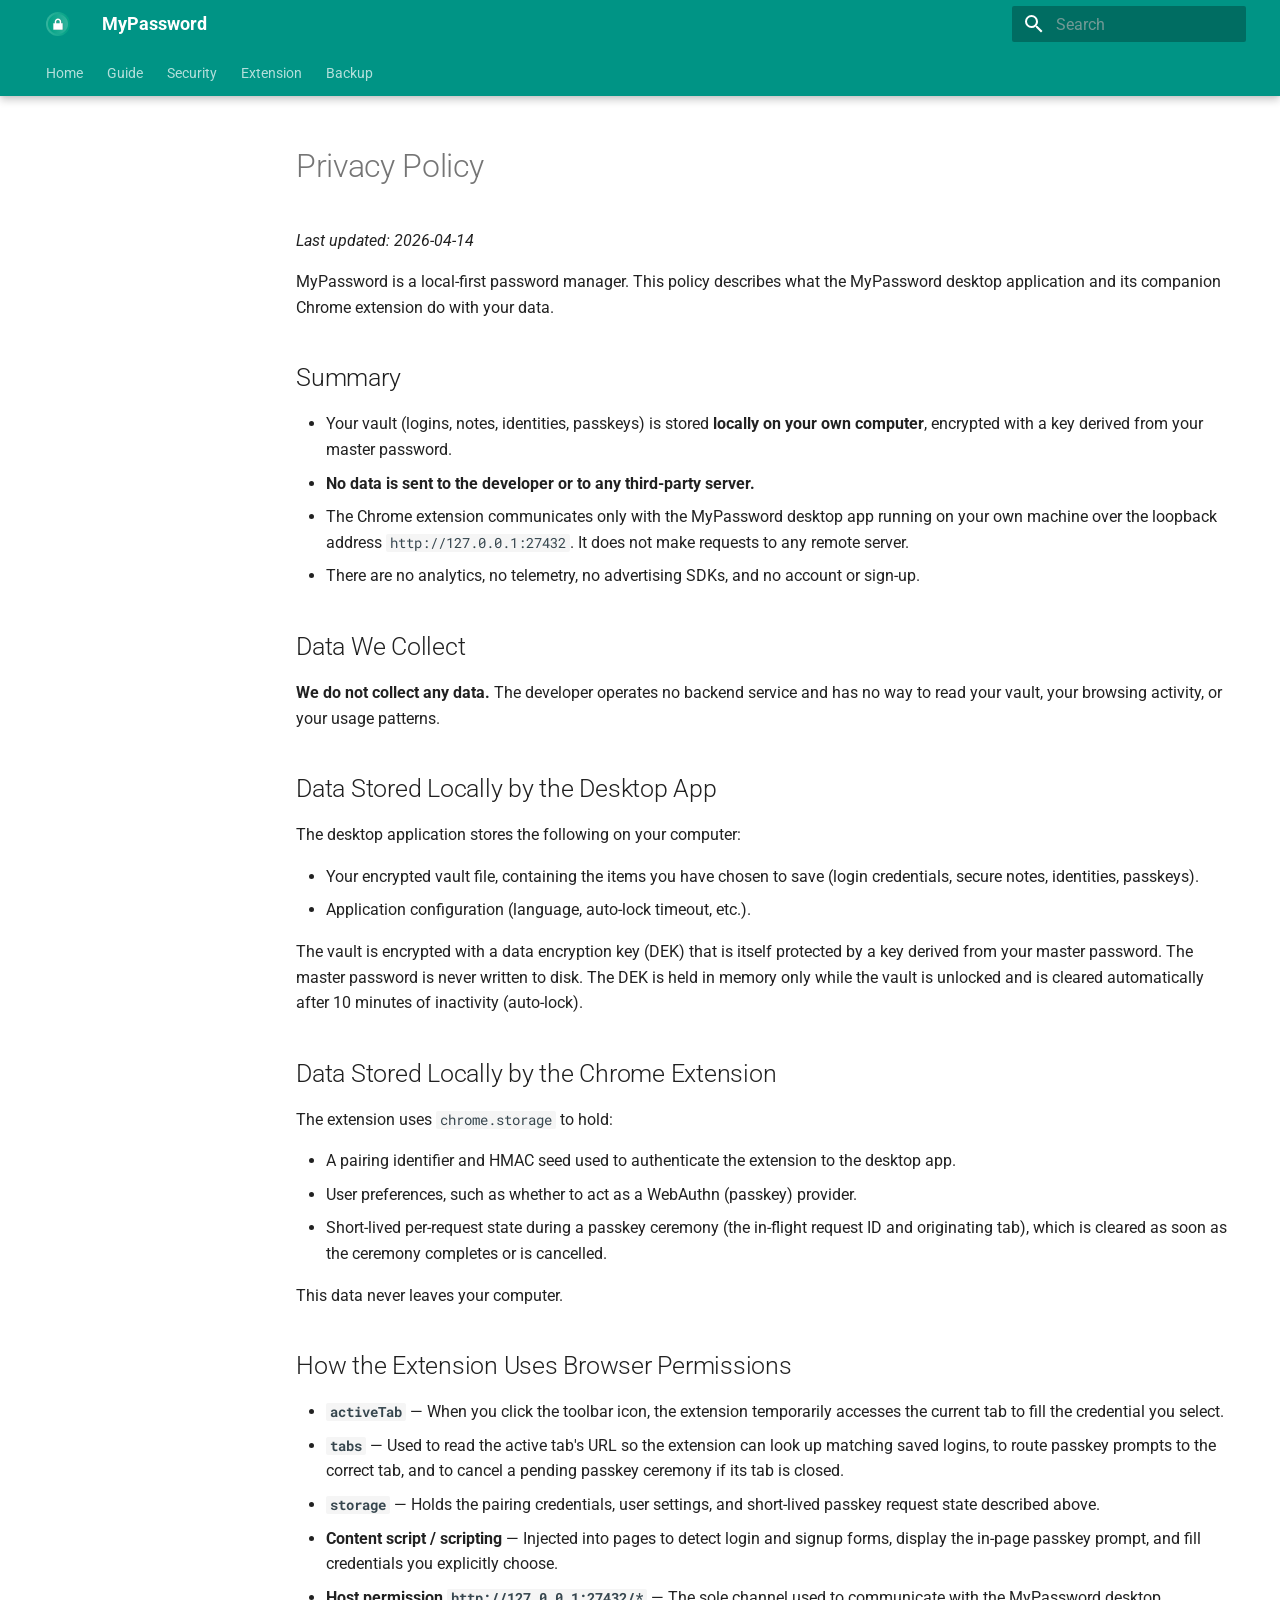
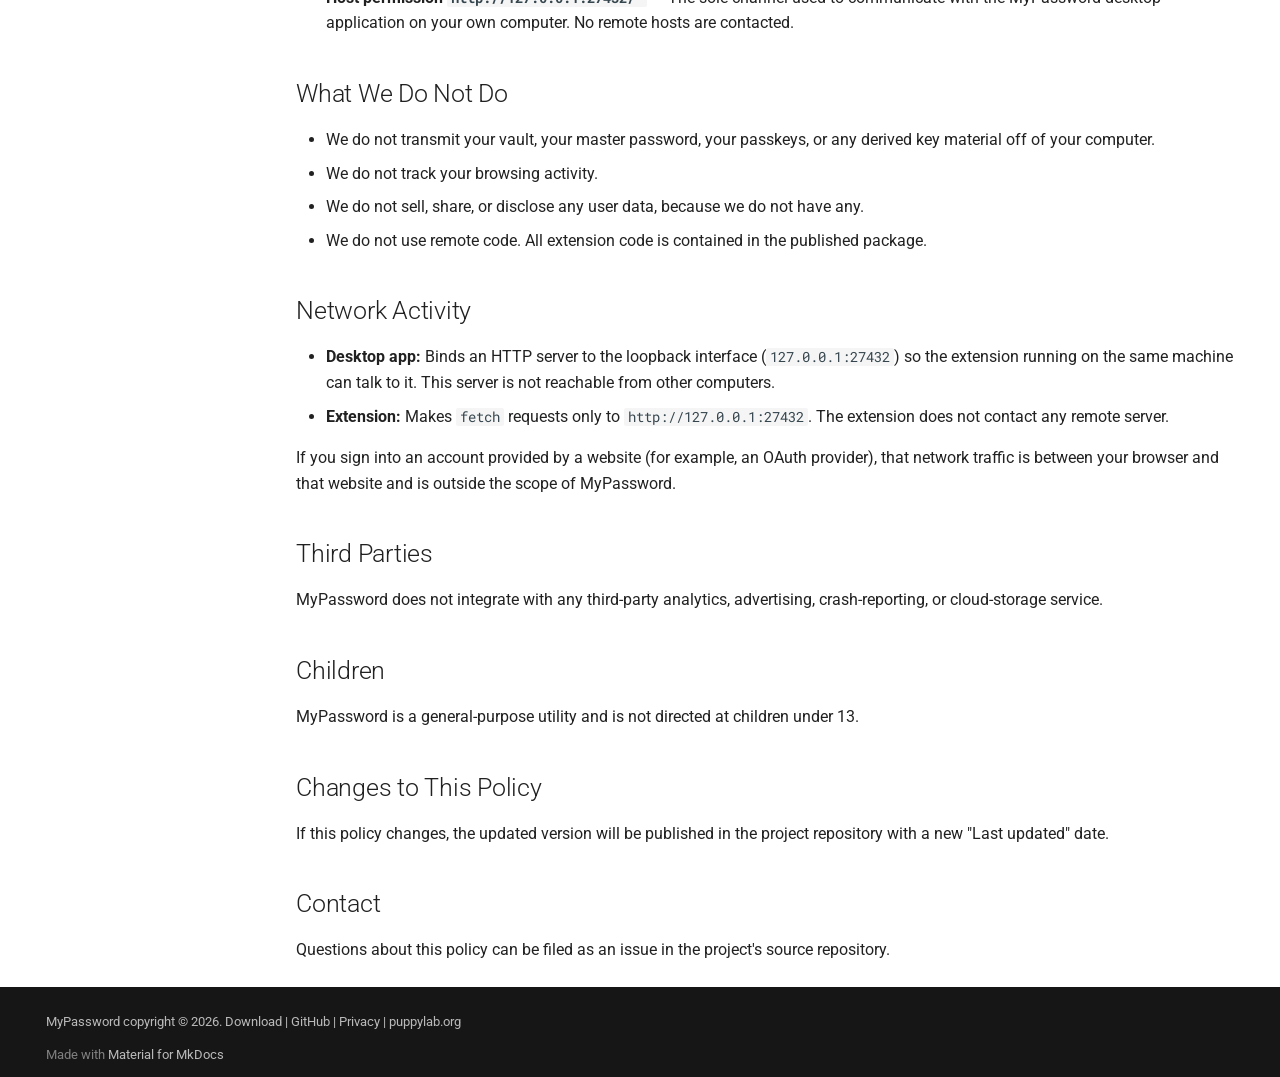
<file: privacy/index.html>
<!doctype html>
<html lang="en" class="no-js">
  <head>
    
      <meta charset="utf-8">
      <meta name="viewport" content="width=device-width,initial-scale=1">
      
      
      
      
      
      
      <link rel="icon" href="../assets/images/favicon.png">
      <meta name="generator" content="mkdocs-1.6.1, mkdocs-material-9.5.0">
    
    
      
        <title>Privacy Policy - MyPassword</title>
      
    
    
      <link rel="stylesheet" href="../assets/stylesheets/main.45e1311d.min.css">
      
        
        <link rel="stylesheet" href="../assets/stylesheets/palette.06af60db.min.css">
      
      


    
    
      
    
    
      
        
        
        <link rel="preconnect" href="https://fonts.gstatic.com" crossorigin>
        <link rel="stylesheet" href="https://fonts.googleapis.com/css?family=Roboto:300,300i,400,400i,700,700i%7CRoboto+Mono:400,400i,700,700i&display=fallback">
        <style>:root{--md-text-font:"Roboto";--md-code-font:"Roboto Mono"}</style>
      
    
    
    <script>__md_scope=new URL("..",location),__md_hash=e=>[...e].reduce((e,_)=>(e<<5)-e+_.charCodeAt(0),0),__md_get=(e,_=localStorage,t=__md_scope)=>JSON.parse(_.getItem(t.pathname+"."+e)),__md_set=(e,_,t=localStorage,a=__md_scope)=>{try{t.setItem(a.pathname+"."+e,JSON.stringify(_))}catch(e){}}</script>
    
      

    
    
    
  </head>
  
  
    
    
    
    
    
    <body dir="ltr" data-md-color-scheme="default" data-md-color-primary="teal" data-md-color-accent="indigo">
  
    
    <input class="md-toggle" data-md-toggle="drawer" type="checkbox" id="__drawer" autocomplete="off">
    <input class="md-toggle" data-md-toggle="search" type="checkbox" id="__search" autocomplete="off">
    <label class="md-overlay" for="__drawer"></label>
    <div data-md-component="skip">
      
        
        <a href="#privacy-policy" class="md-skip">
          Skip to content
        </a>
      
    </div>
    <div data-md-component="announce">
      
    </div>
    
    
      

  

<header class="md-header md-header--shadow md-header--lifted" data-md-component="header">
  <nav class="md-header__inner md-grid" aria-label="Header">
    <a href=".." title="MyPassword" class="md-header__button md-logo" aria-label="MyPassword" data-md-component="logo">
      
  <img src="../assets/images/logo.svg" alt="logo">

    </a>
    <label class="md-header__button md-icon" for="__drawer">
      
      <svg xmlns="http://www.w3.org/2000/svg" viewBox="0 0 24 24"><path d="M3 6h18v2H3V6m0 5h18v2H3v-2m0 5h18v2H3v-2Z"/></svg>
    </label>
    <div class="md-header__title" data-md-component="header-title">
      <div class="md-header__ellipsis">
        <div class="md-header__topic">
          <span class="md-ellipsis">
            MyPassword
          </span>
        </div>
        <div class="md-header__topic" data-md-component="header-topic">
          <span class="md-ellipsis">
            
              Privacy Policy
            
          </span>
        </div>
      </div>
    </div>
    
      
    
    
    
    
      <label class="md-header__button md-icon" for="__search">
        
        <svg xmlns="http://www.w3.org/2000/svg" viewBox="0 0 24 24"><path d="M9.5 3A6.5 6.5 0 0 1 16 9.5c0 1.61-.59 3.09-1.56 4.23l.27.27h.79l5 5-1.5 1.5-5-5v-.79l-.27-.27A6.516 6.516 0 0 1 9.5 16 6.5 6.5 0 0 1 3 9.5 6.5 6.5 0 0 1 9.5 3m0 2C7 5 5 7 5 9.5S7 14 9.5 14 14 12 14 9.5 12 5 9.5 5Z"/></svg>
      </label>
      <div class="md-search" data-md-component="search" role="dialog">
  <label class="md-search__overlay" for="__search"></label>
  <div class="md-search__inner" role="search">
    <form class="md-search__form" name="search">
      <input type="text" class="md-search__input" name="query" aria-label="Search" placeholder="Search" autocapitalize="off" autocorrect="off" autocomplete="off" spellcheck="false" data-md-component="search-query" required>
      <label class="md-search__icon md-icon" for="__search">
        
        <svg xmlns="http://www.w3.org/2000/svg" viewBox="0 0 24 24"><path d="M9.5 3A6.5 6.5 0 0 1 16 9.5c0 1.61-.59 3.09-1.56 4.23l.27.27h.79l5 5-1.5 1.5-5-5v-.79l-.27-.27A6.516 6.516 0 0 1 9.5 16 6.5 6.5 0 0 1 3 9.5 6.5 6.5 0 0 1 9.5 3m0 2C7 5 5 7 5 9.5S7 14 9.5 14 14 12 14 9.5 12 5 9.5 5Z"/></svg>
        
        <svg xmlns="http://www.w3.org/2000/svg" viewBox="0 0 24 24"><path d="M20 11v2H8l5.5 5.5-1.42 1.42L4.16 12l7.92-7.92L13.5 5.5 8 11h12Z"/></svg>
      </label>
      <nav class="md-search__options" aria-label="Search">
        
        <button type="reset" class="md-search__icon md-icon" title="Clear" aria-label="Clear" tabindex="-1">
          
          <svg xmlns="http://www.w3.org/2000/svg" viewBox="0 0 24 24"><path d="M19 6.41 17.59 5 12 10.59 6.41 5 5 6.41 10.59 12 5 17.59 6.41 19 12 13.41 17.59 19 19 17.59 13.41 12 19 6.41Z"/></svg>
        </button>
      </nav>
      
    </form>
    <div class="md-search__output">
      <div class="md-search__scrollwrap" data-md-scrollfix>
        <div class="md-search-result" data-md-component="search-result">
          <div class="md-search-result__meta">
            Initializing search
          </div>
          <ol class="md-search-result__list" role="presentation"></ol>
        </div>
      </div>
    </div>
  </div>
</div>
    
    
  </nav>
  
    
      
<nav class="md-tabs" aria-label="Tabs" data-md-component="tabs">
  <div class="md-grid">
    <ul class="md-tabs__list">
      
        
  
  
  
    <li class="md-tabs__item">
      <a href=".." class="md-tabs__link">
        
  
    
  
  Home

      </a>
    </li>
  

      
        
  
  
  
    <li class="md-tabs__item">
      <a href="../guide/" class="md-tabs__link">
        
  
    
  
  Guide

      </a>
    </li>
  

      
        
  
  
  
    <li class="md-tabs__item">
      <a href="../key-gen/" class="md-tabs__link">
        
  
    
  
  Security

      </a>
    </li>
  

      
        
  
  
  
    <li class="md-tabs__item">
      <a href="../extension/" class="md-tabs__link">
        
  
    
  
  Extension

      </a>
    </li>
  

      
        
  
  
  
    <li class="md-tabs__item">
      <a href="../backup/" class="md-tabs__link">
        
  
    
  
  Backup

      </a>
    </li>
  

      
    </ul>
  </div>
</nav>
    
  
</header>
    
    <div class="md-container" data-md-component="container">
      
      
        
      
      <main class="md-main" data-md-component="main">
        <div class="md-main__inner md-grid">
          
            
              
              <div class="md-sidebar md-sidebar--primary" data-md-component="sidebar" data-md-type="navigation" >
                <div class="md-sidebar__scrollwrap">
                  <div class="md-sidebar__inner">
                    


  


  

<nav class="md-nav md-nav--primary md-nav--lifted md-nav--integrated" aria-label="Navigation" data-md-level="0">
  <label class="md-nav__title" for="__drawer">
    <a href=".." title="MyPassword" class="md-nav__button md-logo" aria-label="MyPassword" data-md-component="logo">
      
  <img src="../assets/images/logo.svg" alt="logo">

    </a>
    MyPassword
  </label>
  
  <ul class="md-nav__list" data-md-scrollfix>
    
      
      
  
  
  
  
    <li class="md-nav__item">
      <a href=".." class="md-nav__link">
        
  
  <span class="md-ellipsis">
    Home
  </span>
  

      </a>
    </li>
  

    
      
      
  
  
  
  
    <li class="md-nav__item">
      <a href="../guide/" class="md-nav__link">
        
  
  <span class="md-ellipsis">
    Guide
  </span>
  

      </a>
    </li>
  

    
      
      
  
  
  
  
    <li class="md-nav__item">
      <a href="../key-gen/" class="md-nav__link">
        
  
  <span class="md-ellipsis">
    Security
  </span>
  

      </a>
    </li>
  

    
      
      
  
  
  
  
    <li class="md-nav__item">
      <a href="../extension/" class="md-nav__link">
        
  
  <span class="md-ellipsis">
    Extension
  </span>
  

      </a>
    </li>
  

    
      
      
  
  
  
  
    <li class="md-nav__item">
      <a href="../backup/" class="md-nav__link">
        
  
  <span class="md-ellipsis">
    Backup
  </span>
  

      </a>
    </li>
  

    
  </ul>
</nav>
                  </div>
                </div>
              </div>
            
            
          
          
            <div class="md-content" data-md-component="content">
              <article class="md-content__inner md-typeset">
                
                  


<h1 id="privacy-policy">Privacy Policy</h1>
<p><em>Last updated: 2026-04-14</em></p>
<p>MyPassword is a local-first password manager. This policy describes what the MyPassword desktop application and its companion Chrome extension do with your data.</p>
<h2 id="summary">Summary</h2>
<ul>
<li>Your vault (logins, notes, identities, passkeys) is stored <strong>locally on your own computer</strong>, encrypted with a key derived from your master password.</li>
<li><strong>No data is sent to the developer or to any third-party server.</strong></li>
<li>The Chrome extension communicates only with the MyPassword desktop app running on your own machine over the loopback address <code>http://127.0.0.1:27432</code>. It does not make requests to any remote server.</li>
<li>There are no analytics, no telemetry, no advertising SDKs, and no account or sign-up.</li>
</ul>
<h2 id="data-we-collect">Data We Collect</h2>
<p><strong>We do not collect any data.</strong> The developer operates no backend service and has no way to read your vault, your browsing activity, or your usage patterns.</p>
<h2 id="data-stored-locally-by-the-desktop-app">Data Stored Locally by the Desktop App</h2>
<p>The desktop application stores the following on your computer:</p>
<ul>
<li>Your encrypted vault file, containing the items you have chosen to save (login credentials, secure notes, identities, passkeys).</li>
<li>Application configuration (language, auto-lock timeout, etc.).</li>
</ul>
<p>The vault is encrypted with a data encryption key (DEK) that is itself protected by a key derived from your master password. The master password is never written to disk. The DEK is held in memory only while the vault is unlocked and is cleared automatically after 10 minutes of inactivity (auto-lock).</p>
<h2 id="data-stored-locally-by-the-chrome-extension">Data Stored Locally by the Chrome Extension</h2>
<p>The extension uses <code>chrome.storage</code> to hold:</p>
<ul>
<li>A pairing identifier and HMAC seed used to authenticate the extension to the desktop app.</li>
<li>User preferences, such as whether to act as a WebAuthn (passkey) provider.</li>
<li>Short-lived per-request state during a passkey ceremony (the in-flight request ID and originating tab), which is cleared as soon as the ceremony completes or is cancelled.</li>
</ul>
<p>This data never leaves your computer.</p>
<h2 id="how-the-extension-uses-browser-permissions">How the Extension Uses Browser Permissions</h2>
<ul>
<li><strong><code>activeTab</code></strong> — When you click the toolbar icon, the extension temporarily accesses the current tab to fill the credential you select.</li>
<li><strong><code>tabs</code></strong> — Used to read the active tab's URL so the extension can look up matching saved logins, to route passkey prompts to the correct tab, and to cancel a pending passkey ceremony if its tab is closed.</li>
<li><strong><code>storage</code></strong> — Holds the pairing credentials, user settings, and short-lived passkey request state described above.</li>
<li><strong>Content script / scripting</strong> — Injected into pages to detect login and signup forms, display the in-page passkey prompt, and fill credentials you explicitly choose.</li>
<li><strong>Host permission <code>http://127.0.0.1:27432/*</code></strong> — The sole channel used to communicate with the MyPassword desktop application on your own computer. No remote hosts are contacted.</li>
</ul>
<h2 id="what-we-do-not-do">What We Do Not Do</h2>
<ul>
<li>We do not transmit your vault, your master password, your passkeys, or any derived key material off of your computer.</li>
<li>We do not track your browsing activity.</li>
<li>We do not sell, share, or disclose any user data, because we do not have any.</li>
<li>We do not use remote code. All extension code is contained in the published package.</li>
</ul>
<h2 id="network-activity">Network Activity</h2>
<ul>
<li><strong>Desktop app:</strong> Binds an HTTP server to the loopback interface (<code>127.0.0.1:27432</code>) so the extension running on the same machine can talk to it. This server is not reachable from other computers.</li>
<li><strong>Extension:</strong> Makes <code>fetch</code> requests only to <code>http://127.0.0.1:27432</code>. The extension does not contact any remote server.</li>
</ul>
<p>If you sign into an account provided by a website (for example, an OAuth provider), that network traffic is between your browser and that website and is outside the scope of MyPassword.</p>
<h2 id="third-parties">Third Parties</h2>
<p>MyPassword does not integrate with any third-party analytics, advertising, crash-reporting, or cloud-storage service.</p>
<h2 id="children">Children</h2>
<p>MyPassword is a general-purpose utility and is not directed at children under 13.</p>
<h2 id="changes-to-this-policy">Changes to This Policy</h2>
<p>If this policy changes, the updated version will be published in the project repository with a new "Last updated" date.</p>
<h2 id="contact">Contact</h2>
<p>Questions about this policy can be filed as an issue in the project's source repository.</p>












                
              </article>
            </div>
          
          
<script>var target=document.getElementById(location.hash.slice(1));target&&target.name&&(target.checked=target.name.startsWith("__tabbed_"))</script>
        </div>
        
          <button type="button" class="md-top md-icon" data-md-component="top" hidden>
  
  <svg xmlns="http://www.w3.org/2000/svg" viewBox="0 0 24 24"><path d="M13 20h-2V8l-5.5 5.5-1.42-1.42L12 4.16l7.92 7.92-1.42 1.42L13 8v12Z"/></svg>
  Back to top
</button>
        
      </main>
      
        <footer class="md-footer">
  
  <div class="md-footer-meta md-typeset">
    <div class="md-footer-meta__inner md-grid">
      <div class="md-copyright">
  
    <div class="md-copyright__highlight">
      <p>MyPassword copyright &copy; 2026. <a href="https://github.com/michaelliao/mypassword/releases/latest">Download</a> | <a href="https://github.com/michaelliao/mypassword">GitHub</a> | <a href="https://mypassword.puppylab.org/privacy/">Privacy</a> | <a href="https://puppylab.org">puppylab.org</a></p>

    </div>
  
  
    Made with
    <a href="https://squidfunk.github.io/mkdocs-material/" target="_blank" rel="noopener">
      Material for MkDocs
    </a>
  
</div>
      
    </div>
  </div>
</footer>
      
    </div>
    <div class="md-dialog" data-md-component="dialog">
      <div class="md-dialog__inner md-typeset"></div>
    </div>
    
    
    <script id="__config" type="application/json">{"base": "..", "features": ["navigation.tabs", "navigation.tabs.sticky", "toc.follow", "toc.integrate", "navigation.top"], "search": "../assets/javascripts/workers/search.f886a092.min.js", "translations": {"clipboard.copied": "Copied to clipboard", "clipboard.copy": "Copy to clipboard", "search.result.more.one": "1 more on this page", "search.result.more.other": "# more on this page", "search.result.none": "No matching documents", "search.result.one": "1 matching document", "search.result.other": "# matching documents", "search.result.placeholder": "Type to start searching", "search.result.term.missing": "Missing", "select.version": "Select version"}}</script>
    
    
      <script src="../assets/javascripts/bundle.d7c377c4.min.js"></script>
      
    
  </body>
</html>
</file>
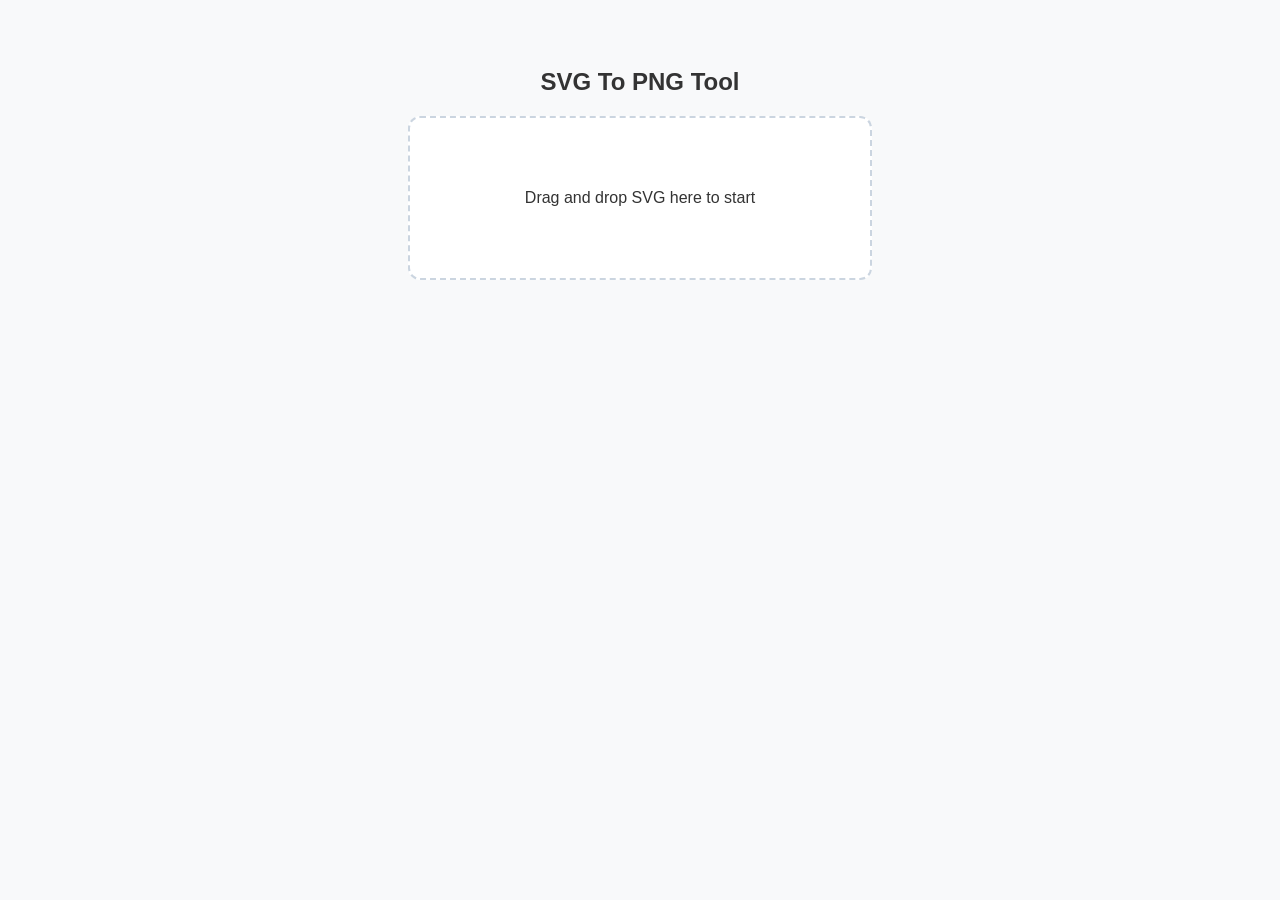
<file: icon.html>
<!DOCTYPE html>
<html lang="zh-CN">
<head>
    <meta charset="UTF-8">
    <meta name="viewport" content="width=device-width, initial-scale=1.0">
    <title>SVG To PNG Tool</title>
    <style>
        body { font-family: -apple-system, BlinkMacSystemFont, "Segoe UI", Roboto, sans-serif; display: flex; flex-direction: column; align-items: center; padding: 40px; background: #f8f9fa; color: #333; }
        #drop-zone {
            width: 460px; height: 160px; border: 2px dashed #cbd5e0; border-radius: 12px;
            display: flex; align-items: center; justify-content: center;
            background: white; transition: all 0.2s ease; cursor: pointer; margin-bottom: 24px;
        }
        #drop-zone.hover { border-color: #4299e1; background: #ebf8ff; }
        
        .controls { margin-bottom: 24px; display: flex; align-items: center; gap: 12px; }
        .color-preset { display: flex; gap: 8px; flex-wrap: wrap; justify-content: center; max-width: 500px; }
        .color-dot { width: 24px; height: 24px; border-radius: 50%; cursor: pointer; border: 2px solid transparent; transition: 0.2s; }
        .color-dot:hover { transform: scale(1.2); }
        .color-dot.active { border-color: #333; transform: scale(1.1); }

        .preview-container { display: flex; gap: 30px; margin-top: 20px; }
        .preview-box { text-align: center; background: white; border-radius: 12px; padding: 15px; box-shadow: 0 4px 6px rgba(0,0,0,0.05); }
        .canvas-wrapper { 
            margin: 10px auto; display: flex; align-items: center; justify-content: center;
            background-image: linear-gradient(45deg, #eee 25%, transparent 25%, transparent 75%, #eee 75%, #eee), linear-gradient(45deg, #eee 25%, transparent 25%, transparent 75%, #eee 75%, #eee);
            background-size: 10px 10px; background-position: 0 0, 5px 5px;
            border: 1px solid #ddd;
        }
        
        button { padding: 12px 24px; font-size: 14px; font-weight: 600; cursor: pointer; background: #2d3748; color: white; border: none; border-radius: 6px; margin-top: 30px; display: none; transition: 0.2s; }
        button:hover { background: #1a202c; }
    </style>
</head>
<body>

    <h2>SVG To PNG Tool</h2>
    
    <div id="drop-zone">Drag and drop SVG here to start</div>

    <div class="controls" id="color-controls" style="display:none;">
        <span>Choose Color:</span>
        <div class="color-preset" id="color-palette">
            </div>
        <input type="color" id="custom-color" title="Custom Color">
    </div>
    
    <div class="preview-container">
        <div id="preview-16" class="preview-box" style="display:none;">
            <p style="font-size: 12px; color: #666;">16x16</p>
            <div class="canvas-wrapper" style="width:16px; height:16px;"><canvas id="canvas16" width="16" height="16"></canvas></div>
        </div>
        <div id="preview-32" class="preview-box" style="display:none;">
            <p style="font-size: 12px; color: #666;">32x32 (@2x)</p>
            <div class="canvas-wrapper" style="width:32px; height:32px;"><canvas id="canvas32" width="32" height="32"></canvas></div>
        </div>
        <div id="preview-64" class="preview-box" style="display:none;">
            <p style="font-size: 12px; color: #666;">64x64 (@4x)</p>
            <div class="canvas-wrapper" style="width:64px; height:64px;"><canvas id="canvas64" width="64" height="64"></canvas></div>
        </div>
        <div id="preview-128" class="preview-box" style="display:none;">
            <p style="font-size: 12px; color: #666;">128x128 (@8x)</p>
            <div class="canvas-wrapper" style="width:128px; height:128px;"><canvas id="canvas128" width="128" height="128"></canvas></div>
        </div>
    </div>

    <button id="download-btn">Batch Download PNG</button>

    <script>
        const dropZone = document.getElementById('drop-zone');
        const btn = document.getElementById('download-btn');
        const palette = document.getElementById('color-palette');
        const customColorInput = document.getElementById('custom-color');
        
        let originalSvgContent = ""; 
        let fileName = "icon";
        let currentColor = null;

        // common web colors:
        const webColors = [
            '#000000', '#6A7282', '#C11007', '#FF692A', '#FE9A37', '#F0B13B',
            '#178236', '#18786F', '#1A7595', '#1447E6', '#7F22FE', '#A813B7', '#C6185C'
        ];

        // init color list:
        webColors.forEach(color => {
            const dot = document.createElement('div');
            dot.className = 'color-dot';
            dot.style.backgroundColor = color;
            dot.onclick = () => {
                document.querySelectorAll('.color-dot').forEach(d => d.classList.remove('active'));
                dot.classList.add('active');
                applyColor(color);
            };
            palette.appendChild(dot);
        });

        customColorInput.oninput = (e) => applyColor(e.target.value);

        // drag & drop handlers:
        dropZone.ondragover = (e) => { e.preventDefault(); dropZone.classList.add('hover'); };
        dropZone.ondragleave = () => dropZone.classList.remove('hover');
        dropZone.ondrop = (e) => {
            e.preventDefault();
            dropZone.classList.remove('hover');
            const file = e.dataTransfer.files[0];
            if (file && file.type === 'image/svg+xml') {
                fileName = file.name.replace('.svg', '');
                const reader = new FileReader();
                reader.onload = (event) => {
                    originalSvgContent = event.target.result;
                    processSvg();
                    document.getElementById('color-controls').style.display = 'flex';
                };
                reader.readAsText(file); // Read as text for source modification
            }
        };

        function applyColor(color) {
            currentColor = color;
            processSvg();
        }

        function processSvg() {
            if (!originalSvgContent) return;

            let modifiedSvg = originalSvgContent;
            
            // if the user has selected a color, replace fill and stroke:
            if (currentColor) {
                // Note: This is a very basic approach and may not cover all edge cases (e.g., styles, complex SVGs), but it works for simple icons.
                modifiedSvg = modifiedSvg
                    .replace(/fill="[^"]*"/g, `fill="${currentColor}"`)
                    .replace(/stroke="[^"]*"/g, `stroke="${currentColor}"`);
                
                // if the tag has no fill attribute at all, inject fill for simple icons:
                if (!modifiedSvg.includes('fill=')) {
                    modifiedSvg = modifiedSvg.replace('<svg', `<svg fill="${currentColor}"`);
                }
            }

            const svgBlob = new Blob([modifiedSvg], {type: 'image/svg+xml;charset=utf-8'});
            const url = URL.createObjectURL(svgBlob);
            const img = new Image();
            
            img.onload = () => {
                [16, 32, 64, 128].forEach(size => {
                    renderCanvas('canvas' + size, img, size);
                    document.getElementById('preview-' + size).style.display = 'block';
                });
                btn.style.display = 'block';
                URL.revokeObjectURL(url);
            };
            img.src = url;
        }

        function renderCanvas(canvasId, img, size) {
            const canvas = document.getElementById(canvasId);
            const ctx = canvas.getContext('2d');
            ctx.clearRect(0, 0, size, size);
            ctx.drawImage(img, 0, 0, size, size);
        }

        btn.onclick = () => {
            download('canvas16',  `${fileName}.png`);
            download('canvas32',  `${fileName}@2x.png`);
            download('canvas64',  `${fileName}@4x.png`);
            download('canvas128', `${fileName}@8x.png`);
        };

        function download(canvasId, name) {
            const link = document.createElement('a');
            link.download = name;
            link.href = document.getElementById(canvasId).toDataURL('image/png');
            link.click();
        }
    </script>
</body>
</html>
</file>
<file: assets/stylesheets/main.45e1311d.min.css>
@charset "UTF-8";html{-webkit-text-size-adjust:none;-moz-text-size-adjust:none;text-size-adjust:none;box-sizing:border-box}*,:after,:before{box-sizing:inherit}@media (prefers-reduced-motion){*,:after,:before{transition:none!important}}body{margin:0}a,button,input,label{-webkit-tap-highlight-color:transparent}a{color:inherit;text-decoration:none}hr{border:0;box-sizing:initial;display:block;height:.05rem;overflow:visible;padding:0}small{font-size:80%}sub,sup{line-height:1em}img{border-style:none}table{border-collapse:initial;border-spacing:0}td,th{font-weight:400;vertical-align:top}button{background:#0000;border:0;font-family:inherit;font-size:inherit;margin:0;padding:0}input{border:0;outline:none}:root{--md-primary-fg-color:#4051b5;--md-primary-fg-color--light:#5d6cc0;--md-primary-fg-color--dark:#303fa1;--md-primary-bg-color:#fff;--md-primary-bg-color--light:#ffffffb3;--md-accent-fg-color:#526cfe;--md-accent-fg-color--transparent:#526cfe1a;--md-accent-bg-color:#fff;--md-accent-bg-color--light:#ffffffb3}[data-md-color-scheme=default]{color-scheme:light}[data-md-color-scheme=default] img[src$="#gh-dark-mode-only"],[data-md-color-scheme=default] img[src$="#only-dark"]{display:none}:root,[data-md-color-scheme=default]{--md-hue:225deg;--md-default-fg-color:#000000de;--md-default-fg-color--light:#0000008a;--md-default-fg-color--lighter:#00000052;--md-default-fg-color--lightest:#00000012;--md-default-bg-color:#fff;--md-default-bg-color--light:#ffffffb3;--md-default-bg-color--lighter:#ffffff4d;--md-default-bg-color--lightest:#ffffff1f;--md-code-fg-color:#36464e;--md-code-bg-color:#f5f5f5;--md-code-hl-color:#4287ff;--md-code-hl-color--light:#4287ff1a;--md-code-hl-number-color:#d52a2a;--md-code-hl-special-color:#db1457;--md-code-hl-function-color:#a846b9;--md-code-hl-constant-color:#6e59d9;--md-code-hl-keyword-color:#3f6ec6;--md-code-hl-string-color:#1c7d4d;--md-code-hl-name-color:var(--md-code-fg-color);--md-code-hl-operator-color:var(--md-default-fg-color--light);--md-code-hl-punctuation-color:var(--md-default-fg-color--light);--md-code-hl-comment-color:var(--md-default-fg-color--light);--md-code-hl-generic-color:var(--md-default-fg-color--light);--md-code-hl-variable-color:var(--md-default-fg-color--light);--md-typeset-color:var(--md-default-fg-color);--md-typeset-a-color:var(--md-primary-fg-color);--md-typeset-del-color:#f5503d26;--md-typeset-ins-color:#0bd57026;--md-typeset-kbd-color:#fafafa;--md-typeset-kbd-accent-color:#fff;--md-typeset-kbd-border-color:#b8b8b8;--md-typeset-mark-color:#ffff0080;--md-typeset-table-color:#0000001f;--md-typeset-table-color--light:rgba(0,0,0,.035);--md-admonition-fg-color:var(--md-default-fg-color);--md-admonition-bg-color:var(--md-default-bg-color);--md-warning-fg-color:#000000de;--md-warning-bg-color:#ff9;--md-footer-fg-color:#fff;--md-footer-fg-color--light:#ffffffb3;--md-footer-fg-color--lighter:#ffffff73;--md-footer-bg-color:#000000de;--md-footer-bg-color--dark:#00000052;--md-shadow-z1:0 0.2rem 0.5rem #0000000d,0 0 0.05rem #0000001a;--md-shadow-z2:0 0.2rem 0.5rem #0000001a,0 0 0.05rem #00000040;--md-shadow-z3:0 0.2rem 0.5rem #0003,0 0 0.05rem #00000059}.md-icon svg{fill:currentcolor;display:block;height:1.2rem;width:1.2rem}body{-webkit-font-smoothing:antialiased;-moz-osx-font-smoothing:grayscale;--md-text-font-family:var(--md-text-font,_),-apple-system,BlinkMacSystemFont,Helvetica,Arial,sans-serif;--md-code-font-family:var(--md-code-font,_),SFMono-Regular,Consolas,Menlo,monospace}aside,body,input{font-feature-settings:"kern","liga";color:var(--md-typeset-color);font-family:var(--md-text-font-family)}code,kbd,pre{font-feature-settings:"kern";font-family:var(--md-code-font-family)}:root{--md-typeset-table-sort-icon:url('data:image/svg+xml;charset=utf-8,<svg xmlns="http://www.w3.org/2000/svg" viewBox="0 0 24 24"><path d="m18 21-4-4h3V7h-3l4-4 4 4h-3v10h3M2 19v-2h10v2M2 13v-2h7v2M2 7V5h4v2H2Z"/></svg>');--md-typeset-table-sort-icon--asc:url('data:image/svg+xml;charset=utf-8,<svg xmlns="http://www.w3.org/2000/svg" viewBox="0 0 24 24"><path d="M19 17h3l-4 4-4-4h3V3h2M2 17h10v2H2M6 5v2H2V5m0 6h7v2H2v-2Z"/></svg>');--md-typeset-table-sort-icon--desc:url('data:image/svg+xml;charset=utf-8,<svg xmlns="http://www.w3.org/2000/svg" viewBox="0 0 24 24"><path d="M19 7h3l-4-4-4 4h3v14h2M2 17h10v2H2M6 5v2H2V5m0 6h7v2H2v-2Z"/></svg>')}.md-typeset{-webkit-print-color-adjust:exact;color-adjust:exact;font-size:.8rem;line-height:1.6}@media print{.md-typeset{font-size:.68rem}}.md-typeset blockquote,.md-typeset dl,.md-typeset figure,.md-typeset ol,.md-typeset pre,.md-typeset ul{margin-bottom:1em;margin-top:1em}.md-typeset h1{color:var(--md-default-fg-color--light);font-size:2em;line-height:1.3;margin:0 0 1.25em}.md-typeset h1,.md-typeset h2{font-weight:300;letter-spacing:-.01em}.md-typeset h2{font-size:1.5625em;line-height:1.4;margin:1.6em 0 .64em}.md-typeset h3{font-size:1.25em;font-weight:400;letter-spacing:-.01em;line-height:1.5;margin:1.6em 0 .8em}.md-typeset h2+h3{margin-top:.8em}.md-typeset h4{font-weight:700;letter-spacing:-.01em;margin:1em 0}.md-typeset h5,.md-typeset h6{color:var(--md-default-fg-color--light);font-size:.8em;font-weight:700;letter-spacing:-.01em;margin:1.25em 0}.md-typeset h5{text-transform:uppercase}.md-typeset hr{border-bottom:.05rem solid var(--md-default-fg-color--lightest);display:flow-root;margin:1.5em 0}.md-typeset a{color:var(--md-typeset-a-color);word-break:break-word}.md-typeset a,.md-typeset a:before{transition:color 125ms}.md-typeset a:focus,.md-typeset a:hover{color:var(--md-accent-fg-color)}.md-typeset a:focus code,.md-typeset a:hover code{background-color:var(--md-accent-fg-color--transparent)}.md-typeset a code{color:currentcolor;transition:background-color 125ms}.md-typeset a.focus-visible{outline-color:var(--md-accent-fg-color);outline-offset:.2rem}.md-typeset code,.md-typeset kbd,.md-typeset pre{color:var(--md-code-fg-color);direction:ltr;font-variant-ligatures:none}@media print{.md-typeset code,.md-typeset kbd,.md-typeset pre{white-space:pre-wrap}}.md-typeset code{background-color:var(--md-code-bg-color);border-radius:.1rem;-webkit-box-decoration-break:clone;box-decoration-break:clone;font-size:.85em;padding:0 .2941176471em;word-break:break-word}.md-typeset code:not(.focus-visible){-webkit-tap-highlight-color:transparent;outline:none}.md-typeset pre{display:flow-root;line-height:1.4;position:relative}.md-typeset pre>code{-webkit-box-decoration-break:slice;box-decoration-break:slice;box-shadow:none;display:block;margin:0;outline-color:var(--md-accent-fg-color);overflow:auto;padding:.7720588235em 1.1764705882em;scrollbar-color:var(--md-default-fg-color--lighter) #0000;scrollbar-width:thin;touch-action:auto;word-break:normal}.md-typeset pre>code:hover{scrollbar-color:var(--md-accent-fg-color) #0000}.md-typeset pre>code::-webkit-scrollbar{height:.2rem;width:.2rem}.md-typeset pre>code::-webkit-scrollbar-thumb{background-color:var(--md-default-fg-color--lighter)}.md-typeset pre>code::-webkit-scrollbar-thumb:hover{background-color:var(--md-accent-fg-color)}.md-typeset kbd{background-color:var(--md-typeset-kbd-color);border-radius:.1rem;box-shadow:0 .1rem 0 .05rem var(--md-typeset-kbd-border-color),0 .1rem 0 var(--md-typeset-kbd-border-color),0 -.1rem .2rem var(--md-typeset-kbd-accent-color) inset;color:var(--md-default-fg-color);display:inline-block;font-size:.75em;padding:0 .6666666667em;vertical-align:text-top;word-break:break-word}.md-typeset mark{background-color:var(--md-typeset-mark-color);-webkit-box-decoration-break:clone;box-decoration-break:clone;color:inherit;word-break:break-word}.md-typeset abbr{border-bottom:.05rem dotted var(--md-default-fg-color--light);cursor:help;text-decoration:none}.md-typeset small{opacity:.75}[dir=ltr] .md-typeset sub,[dir=ltr] .md-typeset sup{margin-left:.078125em}[dir=rtl] .md-typeset sub,[dir=rtl] .md-typeset sup{margin-right:.078125em}[dir=ltr] .md-typeset blockquote{padding-left:.6rem}[dir=rtl] .md-typeset blockquote{padding-right:.6rem}[dir=ltr] .md-typeset blockquote{border-left:.2rem solid var(--md-default-fg-color--lighter)}[dir=rtl] .md-typeset blockquote{border-right:.2rem solid var(--md-default-fg-color--lighter)}.md-typeset blockquote{color:var(--md-default-fg-color--light);margin-left:0;margin-right:0}.md-typeset ul{list-style-type:disc}[dir=ltr] .md-typeset ol,[dir=ltr] .md-typeset ul{margin-left:.625em}[dir=rtl] .md-typeset ol,[dir=rtl] .md-typeset ul{margin-right:.625em}.md-typeset ol,.md-typeset ul{padding:0}.md-typeset ol:not([hidden]),.md-typeset ul:not([hidden]){display:flow-root}.md-typeset ol ol,.md-typeset ul ol{list-style-type:lower-alpha}.md-typeset ol ol ol,.md-typeset ul ol ol{list-style-type:lower-roman}[dir=ltr] .md-typeset ol li,[dir=ltr] .md-typeset ul li{margin-left:1.25em}[dir=rtl] .md-typeset ol li,[dir=rtl] .md-typeset ul li{margin-right:1.25em}.md-typeset ol li,.md-typeset ul li{margin-bottom:.5em}.md-typeset ol li blockquote,.md-typeset ol li p,.md-typeset ul li blockquote,.md-typeset ul li p{margin:.5em 0}.md-typeset ol li:last-child,.md-typeset ul li:last-child{margin-bottom:0}[dir=ltr] .md-typeset ol li ol,[dir=ltr] .md-typeset ol li ul,[dir=ltr] .md-typeset ul li ol,[dir=ltr] .md-typeset ul li ul{margin-left:.625em}[dir=rtl] .md-typeset ol li ol,[dir=rtl] .md-typeset ol li ul,[dir=rtl] .md-typeset ul li ol,[dir=rtl] .md-typeset ul li ul{margin-right:.625em}.md-typeset ol li ol,.md-typeset ol li ul,.md-typeset ul li ol,.md-typeset ul li ul{margin-bottom:.5em;margin-top:.5em}[dir=ltr] .md-typeset dd{margin-left:1.875em}[dir=rtl] .md-typeset dd{margin-right:1.875em}.md-typeset dd{margin-bottom:1.5em;margin-top:1em}.md-typeset img,.md-typeset svg,.md-typeset video{height:auto;max-width:100%}.md-typeset img[align=left]{margin:1em 1em 1em 0}.md-typeset img[align=right]{margin:1em 0 1em 1em}.md-typeset img[align]:only-child{margin-top:0}.md-typeset figure{display:flow-root;margin:1em auto;max-width:100%;text-align:center;width:-webkit-fit-content;width:-moz-fit-content;width:fit-content}.md-typeset figure img{display:block}.md-typeset figcaption{font-style:italic;margin:1em auto;max-width:24rem}.md-typeset iframe{max-width:100%}.md-typeset table:not([class]){background-color:var(--md-default-bg-color);border:.05rem solid var(--md-typeset-table-color);border-radius:.1rem;display:inline-block;font-size:.64rem;max-width:100%;overflow:auto;touch-action:auto}@media print{.md-typeset table:not([class]){display:table}}.md-typeset table:not([class])+*{margin-top:1.5em}.md-typeset table:not([class]) td>:first-child,.md-typeset table:not([class]) th>:first-child{margin-top:0}.md-typeset table:not([class]) td>:last-child,.md-typeset table:not([class]) th>:last-child{margin-bottom:0}.md-typeset table:not([class]) td:not([align]),.md-typeset table:not([class]) th:not([align]){text-align:left}[dir=rtl] .md-typeset table:not([class]) td:not([align]),[dir=rtl] .md-typeset table:not([class]) th:not([align]){text-align:right}.md-typeset table:not([class]) th{font-weight:700;min-width:5rem;padding:.9375em 1.25em;vertical-align:top}.md-typeset table:not([class]) td{border-top:.05rem solid var(--md-typeset-table-color);padding:.9375em 1.25em;vertical-align:top}.md-typeset table:not([class]) tbody tr{transition:background-color 125ms}.md-typeset table:not([class]) tbody tr:hover{background-color:var(--md-typeset-table-color--light);box-shadow:0 .05rem 0 var(--md-default-bg-color) inset}.md-typeset table:not([class]) a{word-break:normal}.md-typeset table th[role=columnheader]{cursor:pointer}[dir=ltr] .md-typeset table th[role=columnheader]:after{margin-left:.5em}[dir=rtl] .md-typeset table th[role=columnheader]:after{margin-right:.5em}.md-typeset table th[role=columnheader]:after{content:"";display:inline-block;height:1.2em;-webkit-mask-image:var(--md-typeset-table-sort-icon);mask-image:var(--md-typeset-table-sort-icon);-webkit-mask-repeat:no-repeat;mask-repeat:no-repeat;-webkit-mask-size:contain;mask-size:contain;transition:background-color 125ms;vertical-align:text-bottom;width:1.2em}.md-typeset table th[role=columnheader]:hover:after{background-color:var(--md-default-fg-color--lighter)}.md-typeset table th[role=columnheader][aria-sort=ascending]:after{background-color:var(--md-default-fg-color--light);-webkit-mask-image:var(--md-typeset-table-sort-icon--asc);mask-image:var(--md-typeset-table-sort-icon--asc)}.md-typeset table th[role=columnheader][aria-sort=descending]:after{background-color:var(--md-default-fg-color--light);-webkit-mask-image:var(--md-typeset-table-sort-icon--desc);mask-image:var(--md-typeset-table-sort-icon--desc)}.md-typeset__scrollwrap{margin:1em -.8rem;overflow-x:auto;touch-action:auto}.md-typeset__table{display:inline-block;margin-bottom:.5em;padding:0 .8rem}@media print{.md-typeset__table{display:block}}html .md-typeset__table table{display:table;margin:0;overflow:hidden;width:100%}@media screen and (max-width:44.984375em){.md-content__inner>pre{margin:1em -.8rem}.md-content__inner>pre code{border-radius:0}}.md-typeset .md-author{border-radius:100%;display:block;flex-shrink:0;height:1.6rem;overflow:hidden;position:relative;transition:color 125ms,transform 125ms;width:1.6rem}.md-typeset .md-author img{display:block}.md-typeset .md-author--more{background:var(--md-default-fg-color--lightest);color:var(--md-default-fg-color--lighter);font-size:.6rem;font-weight:700;line-height:1.6rem;text-align:center}.md-typeset .md-author--long{height:2.4rem;width:2.4rem}.md-typeset a.md-author{transform:scale(1)}.md-typeset a.md-author img{filter:grayscale(100%) opacity(75%);transition:filter 125ms}.md-typeset a.md-author:focus,.md-typeset a.md-author:hover{transform:scale(1.1);z-index:1}.md-typeset a.md-author:focus img,.md-typeset a.md-author:hover img{filter:grayscale(0)}.md-banner{background-color:var(--md-footer-bg-color);color:var(--md-footer-fg-color);overflow:auto}@media print{.md-banner{display:none}}.md-banner--warning{background-color:var(--md-warning-bg-color);color:var(--md-warning-fg-color)}.md-banner__inner{font-size:.7rem;margin:.6rem auto;padding:0 .8rem}[dir=ltr] .md-banner__button{float:right}[dir=rtl] .md-banner__button{float:left}.md-banner__button{color:inherit;cursor:pointer;transition:opacity .25s}.no-js .md-banner__button{display:none}.md-banner__button:hover{opacity:.7}html{font-size:125%;height:100%;overflow-x:hidden}@media screen and (min-width:100em){html{font-size:137.5%}}@media screen and (min-width:125em){html{font-size:150%}}body{background-color:var(--md-default-bg-color);display:flex;flex-direction:column;font-size:.5rem;min-height:100%;position:relative;width:100%}@media print{body{display:block}}@media screen and (max-width:59.984375em){body[data-md-scrolllock]{position:fixed}}.md-grid{margin-left:auto;margin-right:auto;max-width:61rem}.md-container{display:flex;flex-direction:column;flex-grow:1}@media print{.md-container{display:block}}.md-main{flex-grow:1}.md-main__inner{display:flex;height:100%;margin-top:1.5rem}.md-ellipsis{overflow:hidden;text-overflow:ellipsis}.md-toggle{display:none}.md-option{height:0;opacity:0;position:absolute;width:0}.md-option:checked+label:not([hidden]){display:block}.md-option.focus-visible+label{outline-color:var(--md-accent-fg-color);outline-style:auto}.md-skip{background-color:var(--md-default-fg-color);border-radius:.1rem;color:var(--md-default-bg-color);font-size:.64rem;margin:.5rem;opacity:0;outline-color:var(--md-accent-fg-color);padding:.3rem .5rem;position:fixed;transform:translateY(.4rem);z-index:-1}.md-skip:focus{opacity:1;transform:translateY(0);transition:transform .25s cubic-bezier(.4,0,.2,1),opacity 175ms 75ms;z-index:10}@page{margin:25mm}:root{--md-clipboard-icon:url('data:image/svg+xml;charset=utf-8,<svg xmlns="http://www.w3.org/2000/svg" viewBox="0 0 24 24"><path d="M19 21H8V7h11m0-2H8a2 2 0 0 0-2 2v14a2 2 0 0 0 2 2h11a2 2 0 0 0 2-2V7a2 2 0 0 0-2-2m-3-4H4a2 2 0 0 0-2 2v14h2V3h12V1Z"/></svg>')}.md-clipboard{border-radius:.1rem;color:var(--md-default-fg-color--lightest);cursor:pointer;height:1.5em;outline-color:var(--md-accent-fg-color);outline-offset:.1rem;position:absolute;right:.5em;top:.5em;transition:color .25s;width:1.5em;z-index:1}@media print{.md-clipboard{display:none}}.md-clipboard:not(.focus-visible){-webkit-tap-highlight-color:transparent;outline:none}:hover>.md-clipboard{color:var(--md-default-fg-color--light)}.md-clipboard:focus,.md-clipboard:hover{color:var(--md-accent-fg-color)}.md-clipboard:after{background-color:currentcolor;content:"";display:block;height:1.125em;margin:0 auto;-webkit-mask-image:var(--md-clipboard-icon);mask-image:var(--md-clipboard-icon);-webkit-mask-position:center;mask-position:center;-webkit-mask-repeat:no-repeat;mask-repeat:no-repeat;-webkit-mask-size:contain;mask-size:contain;width:1.125em}.md-clipboard--inline{cursor:pointer}.md-clipboard--inline code{transition:color .25s,background-color .25s}.md-clipboard--inline:focus code,.md-clipboard--inline:hover code{background-color:var(--md-accent-fg-color--transparent);color:var(--md-accent-fg-color)}@keyframes consent{0%{opacity:0;transform:translateY(100%)}to{opacity:1;transform:translateY(0)}}@keyframes overlay{0%{opacity:0}to{opacity:1}}.md-consent__overlay{animation:overlay .25s both;-webkit-backdrop-filter:blur(.1rem);backdrop-filter:blur(.1rem);background-color:#0000008a;height:100%;opacity:1;position:fixed;top:0;width:100%;z-index:5}.md-consent__inner{animation:consent .5s cubic-bezier(.1,.7,.1,1) both;background-color:var(--md-default-bg-color);border:0;border-radius:.1rem;bottom:0;box-shadow:0 0 .2rem #0000001a,0 .2rem .4rem #0003;max-height:100%;overflow:auto;padding:0;position:fixed;width:100%;z-index:5}.md-consent__form{padding:.8rem}.md-consent__settings{display:none;margin:1em 0}input:checked+.md-consent__settings{display:block}.md-consent__controls{margin-bottom:.8rem}.md-typeset .md-consent__controls .md-button{display:inline}@media screen and (max-width:44.984375em){.md-typeset .md-consent__controls .md-button{display:block;margin-top:.4rem;text-align:center;width:100%}}.md-consent label{cursor:pointer}.md-content{flex-grow:1;min-width:0}.md-content__inner{margin:0 .8rem 1.2rem;padding-top:.6rem}@media screen and (min-width:76.25em){[dir=ltr] .md-sidebar--primary:not([hidden])~.md-content>.md-content__inner{margin-left:1.2rem}[dir=ltr] .md-sidebar--secondary:not([hidden])~.md-content>.md-content__inner,[dir=rtl] .md-sidebar--primary:not([hidden])~.md-content>.md-content__inner{margin-right:1.2rem}[dir=rtl] .md-sidebar--secondary:not([hidden])~.md-content>.md-content__inner{margin-left:1.2rem}}.md-content__inner:before{content:"";display:block;height:.4rem}.md-content__inner>:last-child{margin-bottom:0}[dir=ltr] .md-content__button{float:right}[dir=rtl] .md-content__button{float:left}[dir=ltr] .md-content__button{margin-left:.4rem}[dir=rtl] .md-content__button{margin-right:.4rem}.md-content__button{margin:.4rem 0;padding:0}@media print{.md-content__button{display:none}}.md-typeset .md-content__button{color:var(--md-default-fg-color--lighter)}.md-content__button svg{display:inline;vertical-align:top}[dir=rtl] .md-content__button svg{transform:scaleX(-1)}[dir=ltr] .md-dialog{right:.8rem}[dir=rtl] .md-dialog{left:.8rem}.md-dialog{background-color:var(--md-default-fg-color);border-radius:.1rem;bottom:.8rem;box-shadow:var(--md-shadow-z3);min-width:11.1rem;opacity:0;padding:.4rem .6rem;pointer-events:none;position:fixed;transform:translateY(100%);transition:transform 0ms .4s,opacity .4s;z-index:4}@media print{.md-dialog{display:none}}.md-dialog--active{opacity:1;pointer-events:auto;transform:translateY(0);transition:transform .4s cubic-bezier(.075,.85,.175,1),opacity .4s}.md-dialog__inner{color:var(--md-default-bg-color);font-size:.7rem}.md-feedback{margin:2em 0 1em;text-align:center}.md-feedback fieldset{border:none;margin:0;padding:0}.md-feedback__title{font-weight:700;margin:1em auto}.md-feedback__inner{position:relative}.md-feedback__list{display:flex;flex-wrap:wrap;place-content:baseline center;position:relative}.md-feedback__list:hover .md-icon:not(:disabled){color:var(--md-default-fg-color--lighter)}:disabled .md-feedback__list{min-height:1.8rem}.md-feedback__icon{color:var(--md-default-fg-color--light);cursor:pointer;flex-shrink:0;margin:0 .1rem;transition:color 125ms}.md-feedback__icon:not(:disabled).md-icon:hover{color:var(--md-accent-fg-color)}.md-feedback__icon:disabled{color:var(--md-default-fg-color--lightest);pointer-events:none}.md-feedback__note{opacity:0;position:relative;transform:translateY(.4rem);transition:transform .4s cubic-bezier(.1,.7,.1,1),opacity .15s}.md-feedback__note>*{margin:0 auto;max-width:16rem}:disabled .md-feedback__note{opacity:1;transform:translateY(0)}.md-footer{background-color:var(--md-footer-bg-color);color:var(--md-footer-fg-color)}@media print{.md-footer{display:none}}.md-footer__inner{justify-content:space-between;overflow:auto;padding:.2rem}.md-footer__inner:not([hidden]){display:flex}.md-footer__link{align-items:end;display:flex;flex-grow:0.01;margin-bottom:.4rem;margin-top:1rem;max-width:100%;outline-color:var(--md-accent-fg-color);overflow:hidden;transition:opacity .25s}.md-footer__link:focus,.md-footer__link:hover{opacity:.7}[dir=rtl] .md-footer__link svg{transform:scaleX(-1)}@media screen and (max-width:44.984375em){.md-footer__link--prev{flex-shrink:0}.md-footer__link--prev .md-footer__title{display:none}}[dir=ltr] .md-footer__link--next{margin-left:auto}[dir=rtl] .md-footer__link--next{margin-right:auto}.md-footer__link--next{text-align:right}[dir=rtl] .md-footer__link--next{text-align:left}.md-footer__title{flex-grow:1;font-size:.9rem;margin-bottom:.7rem;max-width:calc(100% - 2.4rem);padding:0 1rem;white-space:nowrap}.md-footer__button{margin:.2rem;padding:.4rem}.md-footer__direction{font-size:.64rem;opacity:.7}.md-footer-meta{background-color:var(--md-footer-bg-color--dark)}.md-footer-meta__inner{display:flex;flex-wrap:wrap;justify-content:space-between;padding:.2rem}html .md-footer-meta.md-typeset a{color:var(--md-footer-fg-color--light)}html .md-footer-meta.md-typeset a:focus,html .md-footer-meta.md-typeset a:hover{color:var(--md-footer-fg-color)}.md-copyright{color:var(--md-footer-fg-color--lighter);font-size:.64rem;margin:auto .6rem;padding:.4rem 0;width:100%}@media screen and (min-width:45em){.md-copyright{width:auto}}.md-copyright__highlight{color:var(--md-footer-fg-color--light)}.md-social{display:inline-flex;gap:.2rem;margin:0 .4rem;padding:.2rem 0 .6rem}@media screen and (min-width:45em){.md-social{padding:.6rem 0}}.md-social__link{display:inline-block;height:1.6rem;text-align:center;width:1.6rem}.md-social__link:before{line-height:1.9}.md-social__link svg{fill:currentcolor;max-height:.8rem;vertical-align:-25%}.md-typeset .md-button{border:.1rem solid;border-radius:.1rem;color:var(--md-primary-fg-color);cursor:pointer;display:inline-block;font-weight:700;padding:.625em 2em;transition:color 125ms,background-color 125ms,border-color 125ms}.md-typeset .md-button--primary{background-color:var(--md-primary-fg-color);border-color:var(--md-primary-fg-color);color:var(--md-primary-bg-color)}.md-typeset .md-button:focus,.md-typeset .md-button:hover{background-color:var(--md-accent-fg-color);border-color:var(--md-accent-fg-color);color:var(--md-accent-bg-color)}[dir=ltr] .md-typeset .md-input{border-top-left-radius:.1rem}[dir=ltr] .md-typeset .md-input,[dir=rtl] .md-typeset .md-input{border-top-right-radius:.1rem}[dir=rtl] .md-typeset .md-input{border-top-left-radius:.1rem}.md-typeset .md-input{border-bottom:.1rem solid var(--md-default-fg-color--lighter);box-shadow:var(--md-shadow-z1);font-size:.8rem;height:1.8rem;padding:0 .6rem;transition:border .25s,box-shadow .25s}.md-typeset .md-input:focus,.md-typeset .md-input:hover{border-bottom-color:var(--md-accent-fg-color);box-shadow:var(--md-shadow-z2)}.md-typeset .md-input--stretch{width:100%}.md-header{background-color:var(--md-primary-fg-color);box-shadow:0 0 .2rem #0000,0 .2rem .4rem #0000;color:var(--md-primary-bg-color);display:block;left:0;position:sticky;right:0;top:0;z-index:4}@media print{.md-header{display:none}}.md-header[hidden]{transform:translateY(-100%);transition:transform .25s cubic-bezier(.8,0,.6,1),box-shadow .25s}.md-header--shadow{box-shadow:0 0 .2rem #0000001a,0 .2rem .4rem #0003;transition:transform .25s cubic-bezier(.1,.7,.1,1),box-shadow .25s}.md-header__inner{align-items:center;display:flex;padding:0 .2rem}.md-header__button{color:currentcolor;cursor:pointer;margin:.2rem;outline-color:var(--md-accent-fg-color);padding:.4rem;position:relative;transition:opacity .25s;vertical-align:middle;z-index:1}.md-header__button:hover{opacity:.7}.md-header__button:not([hidden]){display:inline-block}.md-header__button:not(.focus-visible){-webkit-tap-highlight-color:transparent;outline:none}.md-header__button.md-logo{margin:.2rem;padding:.4rem}@media screen and (max-width:76.234375em){.md-header__button.md-logo{display:none}}.md-header__button.md-logo img,.md-header__button.md-logo svg{fill:currentcolor;display:block;height:1.2rem;width:auto}@media screen and (min-width:60em){.md-header__button[for=__search]{display:none}}.no-js .md-header__button[for=__search]{display:none}[dir=rtl] .md-header__button[for=__search] svg{transform:scaleX(-1)}@media screen and (min-width:76.25em){.md-header__button[for=__drawer]{display:none}}.md-header__topic{display:flex;max-width:100%;position:absolute;transition:transform .4s cubic-bezier(.1,.7,.1,1),opacity .15s;white-space:nowrap}.md-header__topic+.md-header__topic{opacity:0;pointer-events:none;transform:translateX(1.25rem);transition:transform .4s cubic-bezier(1,.7,.1,.1),opacity .15s;z-index:-1}[dir=rtl] .md-header__topic+.md-header__topic{transform:translateX(-1.25rem)}.md-header__topic:first-child{font-weight:700}[dir=ltr] .md-header__title{margin-left:1rem;margin-right:.4rem}[dir=rtl] .md-header__title{margin-left:.4rem;margin-right:1rem}.md-header__title{flex-grow:1;font-size:.9rem;height:2.4rem;line-height:2.4rem}.md-header__title--active .md-header__topic{opacity:0;pointer-events:none;transform:translateX(-1.25rem);transition:transform .4s cubic-bezier(1,.7,.1,.1),opacity .15s;z-index:-1}[dir=rtl] .md-header__title--active .md-header__topic{transform:translateX(1.25rem)}.md-header__title--active .md-header__topic+.md-header__topic{opacity:1;pointer-events:auto;transform:translateX(0);transition:transform .4s cubic-bezier(.1,.7,.1,1),opacity .15s;z-index:0}.md-header__title>.md-header__ellipsis{height:100%;position:relative;width:100%}.md-header__option{display:flex;flex-shrink:0;max-width:100%;transition:max-width 0ms .25s,opacity .25s .25s;white-space:nowrap}[data-md-toggle=search]:checked~.md-header .md-header__option{max-width:0;opacity:0;transition:max-width 0ms,opacity 0ms}.md-header__option>input{bottom:0}.md-header__source{display:none}@media screen and (min-width:60em){[dir=ltr] .md-header__source{margin-left:1rem}[dir=rtl] .md-header__source{margin-right:1rem}.md-header__source{display:block;max-width:11.7rem;width:11.7rem}}@media screen and (min-width:76.25em){[dir=ltr] .md-header__source{margin-left:1.4rem}[dir=rtl] .md-header__source{margin-right:1.4rem}}.md-meta{color:var(--md-default-fg-color--light);font-size:.7rem;line-height:1.3}.md-meta__list{display:inline-flex;flex-wrap:wrap;list-style:none;margin:0;padding:0}.md-meta__item:not(:last-child):after{content:"·";margin-left:.2rem;margin-right:.2rem}.md-meta__link{color:var(--md-typeset-a-color)}.md-meta__link:focus,.md-meta__link:hover{color:var(--md-accent-fg-color)}.md-draft{background-color:#ff1744;border-radius:.125em;color:#fff;display:inline-block;font-weight:700;padding-left:.5714285714em;padding-right:.5714285714em}:root{--md-nav-icon--prev:url('data:image/svg+xml;charset=utf-8,<svg xmlns="http://www.w3.org/2000/svg" viewBox="0 0 24 24"><path d="M20 11v2H8l5.5 5.5-1.42 1.42L4.16 12l7.92-7.92L13.5 5.5 8 11h12Z"/></svg>');--md-nav-icon--next:url('data:image/svg+xml;charset=utf-8,<svg xmlns="http://www.w3.org/2000/svg" viewBox="0 0 24 24"><path d="M8.59 16.58 13.17 12 8.59 7.41 10 6l6 6-6 6-1.41-1.42Z"/></svg>');--md-toc-icon:url('data:image/svg+xml;charset=utf-8,<svg xmlns="http://www.w3.org/2000/svg" viewBox="0 0 24 24"><path d="M3 9h14V7H3v2m0 4h14v-2H3v2m0 4h14v-2H3v2m16 0h2v-2h-2v2m0-10v2h2V7h-2m0 6h2v-2h-2v2Z"/></svg>')}.md-nav{font-size:.7rem;line-height:1.3}.md-nav__title{color:var(--md-default-fg-color--light);display:block;font-weight:700;overflow:hidden;padding:0 .6rem;text-overflow:ellipsis}.md-nav__title .md-nav__button{display:none}.md-nav__title .md-nav__button img{height:100%;width:auto}.md-nav__title .md-nav__button.md-logo img,.md-nav__title .md-nav__button.md-logo svg{fill:currentcolor;display:block;height:2.4rem;max-width:100%;object-fit:contain;width:auto}.md-nav__list{list-style:none;margin:0;padding:0}.md-nav__link{align-items:flex-start;display:flex;gap:.4rem;margin-top:.625em;scroll-snap-align:start;transition:color 125ms}.md-nav__link--passed{color:var(--md-default-fg-color--light)}.md-nav__item .md-nav__link--active,.md-nav__item .md-nav__link--active code{color:var(--md-typeset-a-color)}.md-nav__link .md-ellipsis{position:relative}[dir=ltr] .md-nav__link .md-icon:last-child{margin-left:auto}[dir=rtl] .md-nav__link .md-icon:last-child{margin-right:auto}.md-nav__link svg{fill:currentcolor;flex-shrink:0;height:1.3em}.md-nav__link[for]:focus,.md-nav__link[for]:hover,.md-nav__link[href]:focus,.md-nav__link[href]:hover{color:var(--md-accent-fg-color);cursor:pointer}.md-nav__link.focus-visible{outline-color:var(--md-accent-fg-color);outline-offset:.2rem}.md-nav--primary .md-nav__link[for=__toc]{display:none}.md-nav--primary .md-nav__link[for=__toc] .md-icon:after{background-color:currentcolor;display:block;height:100%;-webkit-mask-image:var(--md-toc-icon);mask-image:var(--md-toc-icon);width:100%}.md-nav--primary .md-nav__link[for=__toc]~.md-nav{display:none}.md-nav__container>.md-nav__link{margin-top:0}.md-nav__container>.md-nav__link:first-child{flex-grow:1;min-width:0}.md-nav__icon{flex-shrink:0}.md-nav__source{display:none}@media screen and (max-width:76.234375em){.md-nav--primary,.md-nav--primary .md-nav{background-color:var(--md-default-bg-color);display:flex;flex-direction:column;height:100%;left:0;position:absolute;right:0;top:0;z-index:1}.md-nav--primary .md-nav__item,.md-nav--primary .md-nav__title{font-size:.8rem;line-height:1.5}.md-nav--primary .md-nav__title{background-color:var(--md-default-fg-color--lightest);color:var(--md-default-fg-color--light);cursor:pointer;height:5.6rem;line-height:2.4rem;padding:3rem .8rem .2rem;position:relative;white-space:nowrap}[dir=ltr] .md-nav--primary .md-nav__title .md-nav__icon{left:.4rem}[dir=rtl] .md-nav--primary .md-nav__title .md-nav__icon{right:.4rem}.md-nav--primary .md-nav__title .md-nav__icon{display:block;height:1.2rem;margin:.2rem;position:absolute;top:.4rem;width:1.2rem}.md-nav--primary .md-nav__title .md-nav__icon:after{background-color:currentcolor;content:"";display:block;height:100%;-webkit-mask-image:var(--md-nav-icon--prev);mask-image:var(--md-nav-icon--prev);-webkit-mask-position:center;mask-position:center;-webkit-mask-repeat:no-repeat;mask-repeat:no-repeat;-webkit-mask-size:contain;mask-size:contain;width:100%}.md-nav--primary .md-nav__title~.md-nav__list{background-color:var(--md-default-bg-color);box-shadow:0 .05rem 0 var(--md-default-fg-color--lightest) inset;overflow-y:auto;scroll-snap-type:y mandatory;touch-action:pan-y}.md-nav--primary .md-nav__title~.md-nav__list>:first-child{border-top:0}.md-nav--primary .md-nav__title[for=__drawer]{background-color:var(--md-primary-fg-color);color:var(--md-primary-bg-color);font-weight:700}.md-nav--primary .md-nav__title .md-logo{display:block;left:.2rem;margin:.2rem;padding:.4rem;position:absolute;right:.2rem;top:.2rem}.md-nav--primary .md-nav__list{flex:1}.md-nav--primary .md-nav__item{border-top:.05rem solid var(--md-default-fg-color--lightest)}.md-nav--primary .md-nav__item--active>.md-nav__link{color:var(--md-typeset-a-color)}.md-nav--primary .md-nav__item--active>.md-nav__link:focus,.md-nav--primary .md-nav__item--active>.md-nav__link:hover{color:var(--md-accent-fg-color)}.md-nav--primary .md-nav__link{margin-top:0;padding:.6rem .8rem}.md-nav--primary .md-nav__link svg{margin-top:.1em}.md-nav--primary .md-nav__link>.md-nav__link{padding:0}[dir=ltr] .md-nav--primary .md-nav__link .md-nav__icon{margin-right:-.2rem}[dir=rtl] .md-nav--primary .md-nav__link .md-nav__icon{margin-left:-.2rem}.md-nav--primary .md-nav__link .md-nav__icon{font-size:1.2rem;height:1.2rem;width:1.2rem}.md-nav--primary .md-nav__link .md-nav__icon:after{background-color:currentcolor;content:"";display:block;height:100%;-webkit-mask-image:var(--md-nav-icon--next);mask-image:var(--md-nav-icon--next);-webkit-mask-position:center;mask-position:center;-webkit-mask-repeat:no-repeat;mask-repeat:no-repeat;-webkit-mask-size:contain;mask-size:contain;width:100%}[dir=rtl] .md-nav--primary .md-nav__icon:after{transform:scale(-1)}.md-nav--primary .md-nav--secondary .md-nav{background-color:initial;position:static}[dir=ltr] .md-nav--primary .md-nav--secondary .md-nav .md-nav__link{padding-left:1.4rem}[dir=rtl] .md-nav--primary .md-nav--secondary .md-nav .md-nav__link{padding-right:1.4rem}[dir=ltr] .md-nav--primary .md-nav--secondary .md-nav .md-nav .md-nav__link{padding-left:2rem}[dir=rtl] .md-nav--primary .md-nav--secondary .md-nav .md-nav .md-nav__link{padding-right:2rem}[dir=ltr] .md-nav--primary .md-nav--secondary .md-nav .md-nav .md-nav .md-nav__link{padding-left:2.6rem}[dir=rtl] .md-nav--primary .md-nav--secondary .md-nav .md-nav .md-nav .md-nav__link{padding-right:2.6rem}[dir=ltr] .md-nav--primary .md-nav--secondary .md-nav .md-nav .md-nav .md-nav .md-nav__link{padding-left:3.2rem}[dir=rtl] .md-nav--primary .md-nav--secondary .md-nav .md-nav .md-nav .md-nav .md-nav__link{padding-right:3.2rem}.md-nav--secondary{background-color:initial}.md-nav__toggle~.md-nav{display:flex;opacity:0;transform:translateX(100%);transition:transform .25s cubic-bezier(.8,0,.6,1),opacity 125ms 50ms}[dir=rtl] .md-nav__toggle~.md-nav{transform:translateX(-100%)}.md-nav__toggle:checked~.md-nav{opacity:1;transform:translateX(0);transition:transform .25s cubic-bezier(.4,0,.2,1),opacity 125ms 125ms}.md-nav__toggle:checked~.md-nav>.md-nav__list{-webkit-backface-visibility:hidden;backface-visibility:hidden}}@media screen and (max-width:59.984375em){.md-nav--primary .md-nav__link[for=__toc]{display:flex}.md-nav--primary .md-nav__link[for=__toc] .md-icon:after{content:""}.md-nav--primary .md-nav__link[for=__toc]+.md-nav__link{display:none}.md-nav--primary .md-nav__link[for=__toc]~.md-nav{display:flex}.md-nav__source{background-color:var(--md-primary-fg-color--dark);color:var(--md-primary-bg-color);display:block;padding:0 .2rem}}@media screen and (min-width:60em) and (max-width:76.234375em){.md-nav--integrated .md-nav__link[for=__toc]{display:flex}.md-nav--integrated .md-nav__link[for=__toc] .md-icon:after{content:""}.md-nav--integrated .md-nav__link[for=__toc]+.md-nav__link{display:none}.md-nav--integrated .md-nav__link[for=__toc]~.md-nav{display:flex}}@media screen and (min-width:60em){.md-nav{margin-bottom:-.4rem}.md-nav--secondary .md-nav__title{background:var(--md-default-bg-color);box-shadow:0 0 .4rem .4rem var(--md-default-bg-color);position:sticky;top:0;z-index:1}.md-nav--secondary .md-nav__title[for=__toc]{scroll-snap-align:start}.md-nav--secondary .md-nav__title .md-nav__icon{display:none}[dir=ltr] .md-nav--secondary .md-nav__list{padding-left:.6rem}[dir=rtl] .md-nav--secondary .md-nav__list{padding-right:.6rem}.md-nav--secondary .md-nav__list{padding-bottom:.4rem}[dir=ltr] .md-nav--secondary .md-nav__item>.md-nav__link{margin-right:.4rem}[dir=rtl] .md-nav--secondary .md-nav__item>.md-nav__link{margin-left:.4rem}}@media screen and (min-width:76.25em){.md-nav{margin-bottom:-.4rem;transition:max-height .25s cubic-bezier(.86,0,.07,1)}.md-nav--primary .md-nav__title{background:var(--md-default-bg-color);box-shadow:0 0 .4rem .4rem var(--md-default-bg-color);position:sticky;top:0;z-index:1}.md-nav--primary .md-nav__title[for=__drawer]{scroll-snap-align:start}.md-nav--primary .md-nav__title .md-nav__icon{display:none}[dir=ltr] .md-nav--primary .md-nav__list{padding-left:.6rem}[dir=rtl] .md-nav--primary .md-nav__list{padding-right:.6rem}.md-nav--primary .md-nav__list{padding-bottom:.4rem}[dir=ltr] .md-nav--primary .md-nav__item>.md-nav__link{margin-right:.4rem}[dir=rtl] .md-nav--primary .md-nav__item>.md-nav__link{margin-left:.4rem}.md-nav__toggle~.md-nav{display:grid;grid-template-rows:0fr;opacity:0;transition:grid-template-rows .25s cubic-bezier(.86,0,.07,1),opacity .25s,visibility 0ms .25s;visibility:collapse}.md-nav__toggle~.md-nav>.md-nav__list{overflow:hidden}.md-nav__toggle.md-toggle--indeterminate~.md-nav,.md-nav__toggle:checked~.md-nav{grid-template-rows:1fr;opacity:1;transition:grid-template-rows .25s cubic-bezier(.86,0,.07,1),opacity .15s .1s,visibility 0ms;visibility:visible}.md-nav__toggle.md-toggle--indeterminate~.md-nav{transition:none}.md-nav__item--nested>.md-nav>.md-nav__title{display:none}.md-nav__item--section{display:block;margin:1.25em 0}.md-nav__item--section:last-child{margin-bottom:0}.md-nav__item--section>.md-nav__link{font-weight:700}.md-nav__item--section>.md-nav__link[for]{color:var(--md-default-fg-color--light)}.md-nav__item--section>.md-nav__link:not(.md-nav__container){pointer-events:none}.md-nav__item--section>.md-nav__link .md-icon,.md-nav__item--section>.md-nav__link>[for]{display:none}[dir=ltr] .md-nav__item--section>.md-nav{margin-left:-.6rem}[dir=rtl] .md-nav__item--section>.md-nav{margin-right:-.6rem}.md-nav__item--section>.md-nav{display:block;opacity:1;visibility:visible}.md-nav__item--section>.md-nav>.md-nav__list>.md-nav__item{padding:0}.md-nav__icon{border-radius:100%;height:.9rem;transition:background-color .25s;width:.9rem}.md-nav__icon:hover{background-color:var(--md-accent-fg-color--transparent)}.md-nav__icon:after{background-color:currentcolor;border-radius:100%;content:"";display:inline-block;height:100%;-webkit-mask-image:var(--md-nav-icon--next);mask-image:var(--md-nav-icon--next);-webkit-mask-position:center;mask-position:center;-webkit-mask-repeat:no-repeat;mask-repeat:no-repeat;-webkit-mask-size:contain;mask-size:contain;transition:transform .25s;vertical-align:-.1rem;width:100%}[dir=rtl] .md-nav__icon:after{transform:rotate(180deg)}.md-nav__item--nested .md-nav__toggle:checked~.md-nav__link .md-nav__icon:after,.md-nav__item--nested .md-toggle--indeterminate~.md-nav__link .md-nav__icon:after{transform:rotate(90deg)}.md-nav--lifted>.md-nav__list>.md-nav__item,.md-nav--lifted>.md-nav__title{display:none}.md-nav--lifted>.md-nav__list>.md-nav__item--active{display:block}.md-nav--lifted>.md-nav__list>.md-nav__item--active>.md-nav__link{background:var(--md-default-bg-color);box-shadow:0 0 .4rem .4rem var(--md-default-bg-color);margin-top:0;position:sticky;top:0;z-index:1}.md-nav--lifted>.md-nav__list>.md-nav__item--active>.md-nav__link:not(.md-nav__container){pointer-events:none}.md-nav--lifted>.md-nav__list>.md-nav__item--active.md-nav__item--section{margin:0}[dir=ltr] .md-nav--lifted>.md-nav__list>.md-nav__item>.md-nav{margin-left:-.6rem}[dir=rtl] .md-nav--lifted>.md-nav__list>.md-nav__item>.md-nav{margin-right:-.6rem}.md-nav--lifted>.md-nav__list>.md-nav__item>[for]{color:var(--md-default-fg-color--light)}.md-nav--lifted .md-nav[data-md-level="1"]{grid-template-rows:1fr;opacity:1;visibility:visible}.md-nav--integrated>.md-nav__list>.md-nav__item--active:not(.md-nav__item--nested){padding:0 .6rem}.md-nav--integrated>.md-nav__list>.md-nav__item--active:not(.md-nav__item--nested)>.md-nav__link{padding:0}[dir=ltr] .md-nav--integrated>.md-nav__list>.md-nav__item--active .md-nav--secondary{border-left:.05rem solid var(--md-primary-fg-color)}[dir=rtl] .md-nav--integrated>.md-nav__list>.md-nav__item--active .md-nav--secondary{border-right:.05rem solid var(--md-primary-fg-color)}.md-nav--integrated>.md-nav__list>.md-nav__item--active .md-nav--secondary{display:block;margin-bottom:1.25em;opacity:1;visibility:visible}.md-nav--integrated>.md-nav__list>.md-nav__item--active .md-nav--secondary>.md-nav__list{overflow:visible;padding-bottom:0}.md-nav--integrated>.md-nav__list>.md-nav__item--active .md-nav--secondary>.md-nav__title{display:none}}.md-pagination{font-size:.8rem;font-weight:700;gap:.4rem}.md-pagination,.md-pagination>*{align-items:center;display:flex;justify-content:center}.md-pagination>*{border-radius:.2rem;height:1.8rem;min-width:1.8rem;text-align:center}.md-pagination__current{background-color:var(--md-default-fg-color--lightest);color:var(--md-default-fg-color--light)}.md-pagination__link{transition:color 125ms,background-color 125ms}.md-pagination__link:focus,.md-pagination__link:hover{background-color:var(--md-accent-fg-color--transparent);color:var(--md-accent-fg-color)}.md-pagination__link:focus svg,.md-pagination__link:hover svg{color:var(--md-accent-fg-color)}.md-pagination__link.focus-visible{outline-color:var(--md-accent-fg-color);outline-offset:.2rem}.md-pagination__link svg{fill:currentcolor;color:var(--md-default-fg-color--lighter);display:block;max-height:100%;width:1.2rem}.md-post__back{border-bottom:.05rem solid var(--md-default-fg-color--lightest);margin-bottom:1.2rem;padding-bottom:1.2rem}@media screen and (max-width:76.234375em){.md-post__back{display:none}}[dir=rtl] .md-post__back svg{transform:scaleX(-1)}.md-post__authors{display:flex;flex-direction:column;gap:.6rem;margin:0 .6rem 1.2rem}.md-post .md-post__meta a{transition:color 125ms}.md-post .md-post__meta a:focus,.md-post .md-post__meta a:hover{color:var(--md-accent-fg-color)}.md-post__title{color:var(--md-default-fg-color--light);font-weight:700}.md-post--excerpt{margin-bottom:3.2rem}.md-post--excerpt .md-post__header{align-items:center;display:flex;gap:.6rem;min-height:1.6rem}.md-post--excerpt .md-post__authors{align-items:center;display:inline-flex;flex-direction:row;gap:.2rem;margin:0;min-height:2.4rem}[dir=ltr] .md-post--excerpt .md-post__meta .md-meta__list{margin-right:.4rem}[dir=rtl] .md-post--excerpt .md-post__meta .md-meta__list{margin-left:.4rem}.md-post--excerpt .md-post__content>:first-child{--md-scroll-margin:6rem;margin-top:0}.md-post>.md-nav--secondary{margin:1em 0}.md-profile{align-items:center;display:flex;font-size:.7rem;gap:.6rem;line-height:1.4;width:100%}.md-profile__description{flex-grow:1}.md-content--post{display:flex}@media screen and (max-width:76.234375em){.md-content--post{flex-flow:column-reverse}}.md-content--post>.md-content__inner{min-width:0}@media screen and (min-width:76.25em){[dir=ltr] .md-content--post>.md-content__inner{margin-left:1.2rem}[dir=rtl] .md-content--post>.md-content__inner{margin-right:1.2rem}}@media screen and (max-width:76.234375em){.md-sidebar.md-sidebar--post{padding:0;position:static;width:100%}.md-sidebar.md-sidebar--post .md-sidebar__scrollwrap{overflow:visible}.md-sidebar.md-sidebar--post .md-sidebar__inner{padding:0}.md-sidebar.md-sidebar--post .md-post__meta{margin-left:.6rem;margin-right:.6rem}.md-sidebar.md-sidebar--post .md-nav__item{border:none;display:inline}.md-sidebar.md-sidebar--post .md-nav__list{display:inline-flex;flex-wrap:wrap;gap:.6rem;padding-bottom:.6rem;padding-top:.6rem}.md-sidebar.md-sidebar--post .md-nav__link{padding:0}.md-sidebar.md-sidebar--post .md-nav{height:auto;margin-bottom:0;position:static}}:root{--md-progress-value:0;--md-progress-delay:400ms}.md-progress{background:var(--md-primary-bg-color);height:.075rem;opacity:min(clamp(0,var(--md-progress-value),1),clamp(0,100 - var(--md-progress-value),1));position:fixed;top:0;transform:scaleX(calc(var(--md-progress-value)*1%));transform-origin:left;transition:transform .5s cubic-bezier(.19,1,.22,1),opacity .25s var(--md-progress-delay);width:100%;z-index:4}:root{--md-search-result-icon:url('data:image/svg+xml;charset=utf-8,<svg xmlns="http://www.w3.org/2000/svg" viewBox="0 0 24 24"><path d="M14 2H6a2 2 0 0 0-2 2v16a2 2 0 0 0 2 2h7c-.41-.25-.8-.56-1.14-.9-.33-.33-.61-.7-.86-1.1H6V4h7v5h5v1.18c.71.16 1.39.43 2 .82V8l-6-6m6.31 16.9c1.33-2.11.69-4.9-1.4-6.22-2.11-1.33-4.91-.68-6.22 1.4-1.34 2.11-.69 4.89 1.4 6.22 1.46.93 3.32.93 4.79.02L22 23.39 23.39 22l-3.08-3.1m-3.81.1a2.5 2.5 0 0 1-2.5-2.5 2.5 2.5 0 0 1 2.5-2.5 2.5 2.5 0 0 1 2.5 2.5 2.5 2.5 0 0 1-2.5 2.5Z"/></svg>')}.md-search{position:relative}@media screen and (min-width:60em){.md-search{padding:.2rem 0}}.no-js .md-search{display:none}.md-search__overlay{opacity:0;z-index:1}@media screen and (max-width:59.984375em){[dir=ltr] .md-search__overlay{left:-2.2rem}[dir=rtl] .md-search__overlay{right:-2.2rem}.md-search__overlay{background-color:var(--md-default-bg-color);border-radius:1rem;height:2rem;overflow:hidden;pointer-events:none;position:absolute;top:-1rem;transform-origin:center;transition:transform .3s .1s,opacity .2s .2s;width:2rem}[data-md-toggle=search]:checked~.md-header .md-search__overlay{opacity:1;transition:transform .4s,opacity .1s}}@media screen and (min-width:60em){[dir=ltr] .md-search__overlay{left:0}[dir=rtl] .md-search__overlay{right:0}.md-search__overlay{background-color:#0000008a;cursor:pointer;height:0;position:fixed;top:0;transition:width 0ms .25s,height 0ms .25s,opacity .25s;width:0}[data-md-toggle=search]:checked~.md-header .md-search__overlay{height:200vh;opacity:1;transition:width 0ms,height 0ms,opacity .25s;width:100%}}@media screen and (max-width:29.984375em){[data-md-toggle=search]:checked~.md-header .md-search__overlay{transform:scale(45)}}@media screen and (min-width:30em) and (max-width:44.984375em){[data-md-toggle=search]:checked~.md-header .md-search__overlay{transform:scale(60)}}@media screen and (min-width:45em) and (max-width:59.984375em){[data-md-toggle=search]:checked~.md-header .md-search__overlay{transform:scale(75)}}.md-search__inner{-webkit-backface-visibility:hidden;backface-visibility:hidden}@media screen and (max-width:59.984375em){[dir=ltr] .md-search__inner{left:0}[dir=rtl] .md-search__inner{right:0}.md-search__inner{height:0;opacity:0;overflow:hidden;position:fixed;top:0;transform:translateX(5%);transition:width 0ms .3s,height 0ms .3s,transform .15s cubic-bezier(.4,0,.2,1) .15s,opacity .15s .15s;width:0;z-index:2}[dir=rtl] .md-search__inner{transform:translateX(-5%)}[data-md-toggle=search]:checked~.md-header .md-search__inner{height:100%;opacity:1;transform:translateX(0);transition:width 0ms 0ms,height 0ms 0ms,transform .15s cubic-bezier(.1,.7,.1,1) .15s,opacity .15s .15s;width:100%}}@media screen and (min-width:60em){[dir=ltr] .md-search__inner{float:right}[dir=rtl] .md-search__inner{float:left}.md-search__inner{padding:.1rem 0;position:relative;transition:width .25s cubic-bezier(.1,.7,.1,1);width:11.7rem}}@media screen and (min-width:60em) and (max-width:76.234375em){[data-md-toggle=search]:checked~.md-header .md-search__inner{width:23.4rem}}@media screen and (min-width:76.25em){[data-md-toggle=search]:checked~.md-header .md-search__inner{width:34.4rem}}.md-search__form{background-color:var(--md-default-bg-color);box-shadow:0 0 .6rem #0000;height:2.4rem;position:relative;transition:color .25s,background-color .25s;z-index:2}@media screen and (min-width:60em){.md-search__form{background-color:#00000042;border-radius:.1rem;height:1.8rem}.md-search__form:hover{background-color:#ffffff1f}}[data-md-toggle=search]:checked~.md-header .md-search__form{background-color:var(--md-default-bg-color);border-radius:.1rem .1rem 0 0;box-shadow:0 0 .6rem #00000012;color:var(--md-default-fg-color)}[dir=ltr] .md-search__input{padding-left:3.6rem;padding-right:2.2rem}[dir=rtl] .md-search__input{padding-left:2.2rem;padding-right:3.6rem}.md-search__input{background:#0000;font-size:.9rem;height:100%;position:relative;text-overflow:ellipsis;width:100%;z-index:2}.md-search__input::placeholder{transition:color .25s}.md-search__input::placeholder,.md-search__input~.md-search__icon{color:var(--md-default-fg-color--light)}.md-search__input::-ms-clear{display:none}@media screen and (max-width:59.984375em){.md-search__input{font-size:.9rem;height:2.4rem;width:100%}}@media screen and (min-width:60em){[dir=ltr] .md-search__input{padding-left:2.2rem}[dir=rtl] .md-search__input{padding-right:2.2rem}.md-search__input{color:inherit;font-size:.8rem}.md-search__input::placeholder{color:var(--md-primary-bg-color--light)}.md-search__input+.md-search__icon{color:var(--md-primary-bg-color)}[data-md-toggle=search]:checked~.md-header .md-search__input{text-overflow:clip}[data-md-toggle=search]:checked~.md-header .md-search__input+.md-search__icon{color:var(--md-default-fg-color--light)}[data-md-toggle=search]:checked~.md-header .md-search__input::placeholder{color:#0000}}.md-search__icon{cursor:pointer;display:inline-block;height:1.2rem;transition:color .25s,opacity .25s;width:1.2rem}.md-search__icon:hover{opacity:.7}[dir=ltr] .md-search__icon[for=__search]{left:.5rem}[dir=rtl] .md-search__icon[for=__search]{right:.5rem}.md-search__icon[for=__search]{position:absolute;top:.3rem;z-index:2}[dir=rtl] .md-search__icon[for=__search] svg{transform:scaleX(-1)}@media screen and (max-width:59.984375em){[dir=ltr] .md-search__icon[for=__search]{left:.8rem}[dir=rtl] .md-search__icon[for=__search]{right:.8rem}.md-search__icon[for=__search]{top:.6rem}.md-search__icon[for=__search] svg:first-child{display:none}}@media screen and (min-width:60em){.md-search__icon[for=__search]{pointer-events:none}.md-search__icon[for=__search] svg:last-child{display:none}}[dir=ltr] .md-search__options{right:.5rem}[dir=rtl] .md-search__options{left:.5rem}.md-search__options{pointer-events:none;position:absolute;top:.3rem;z-index:2}@media screen and (max-width:59.984375em){[dir=ltr] .md-search__options{right:.8rem}[dir=rtl] .md-search__options{left:.8rem}.md-search__options{top:.6rem}}[dir=ltr] .md-search__options>.md-icon{margin-left:.2rem}[dir=rtl] .md-search__options>.md-icon{margin-right:.2rem}.md-search__options>.md-icon{color:var(--md-default-fg-color--light);opacity:0;transform:scale(.75);transition:transform .15s cubic-bezier(.1,.7,.1,1),opacity .15s}.md-search__options>.md-icon:not(.focus-visible){-webkit-tap-highlight-color:transparent;outline:none}[data-md-toggle=search]:checked~.md-header .md-search__input:valid~.md-search__options>.md-icon{opacity:1;pointer-events:auto;transform:scale(1)}[data-md-toggle=search]:checked~.md-header .md-search__input:valid~.md-search__options>.md-icon:hover{opacity:.7}[dir=ltr] .md-search__suggest{padding-left:3.6rem;padding-right:2.2rem}[dir=rtl] .md-search__suggest{padding-left:2.2rem;padding-right:3.6rem}.md-search__suggest{align-items:center;color:var(--md-default-fg-color--lighter);display:flex;font-size:.9rem;height:100%;opacity:0;position:absolute;top:0;transition:opacity 50ms;white-space:nowrap;width:100%}@media screen and (min-width:60em){[dir=ltr] .md-search__suggest{padding-left:2.2rem}[dir=rtl] .md-search__suggest{padding-right:2.2rem}.md-search__suggest{font-size:.8rem}}[data-md-toggle=search]:checked~.md-header .md-search__suggest{opacity:1;transition:opacity .3s .1s}[dir=ltr] .md-search__output{border-bottom-left-radius:.1rem}[dir=ltr] .md-search__output,[dir=rtl] .md-search__output{border-bottom-right-radius:.1rem}[dir=rtl] .md-search__output{border-bottom-left-radius:.1rem}.md-search__output{overflow:hidden;position:absolute;width:100%;z-index:1}@media screen and (max-width:59.984375em){.md-search__output{bottom:0;top:2.4rem}}@media screen and (min-width:60em){.md-search__output{opacity:0;top:1.9rem;transition:opacity .4s}[data-md-toggle=search]:checked~.md-header .md-search__output{box-shadow:var(--md-shadow-z3);opacity:1}}.md-search__scrollwrap{-webkit-backface-visibility:hidden;backface-visibility:hidden;background-color:var(--md-default-bg-color);height:100%;overflow-y:auto;touch-action:pan-y}@media (-webkit-max-device-pixel-ratio:1),(max-resolution:1dppx){.md-search__scrollwrap{transform:translateZ(0)}}@media screen and (min-width:60em) and (max-width:76.234375em){.md-search__scrollwrap{width:23.4rem}}@media screen and (min-width:76.25em){.md-search__scrollwrap{width:34.4rem}}@media screen and (min-width:60em){.md-search__scrollwrap{max-height:0;scrollbar-color:var(--md-default-fg-color--lighter) #0000;scrollbar-width:thin}[data-md-toggle=search]:checked~.md-header .md-search__scrollwrap{max-height:75vh}.md-search__scrollwrap:hover{scrollbar-color:var(--md-accent-fg-color) #0000}.md-search__scrollwrap::-webkit-scrollbar{height:.2rem;width:.2rem}.md-search__scrollwrap::-webkit-scrollbar-thumb{background-color:var(--md-default-fg-color--lighter)}.md-search__scrollwrap::-webkit-scrollbar-thumb:hover{background-color:var(--md-accent-fg-color)}}.md-search-result{color:var(--md-default-fg-color);word-break:break-word}.md-search-result__meta{background-color:var(--md-default-fg-color--lightest);color:var(--md-default-fg-color--light);font-size:.64rem;line-height:1.8rem;padding:0 .8rem;scroll-snap-align:start}@media screen and (min-width:60em){[dir=ltr] .md-search-result__meta{padding-left:2.2rem}[dir=rtl] .md-search-result__meta{padding-right:2.2rem}}.md-search-result__list{list-style:none;margin:0;padding:0;-webkit-user-select:none;user-select:none}.md-search-result__item{box-shadow:0 -.05rem var(--md-default-fg-color--lightest)}.md-search-result__item:first-child{box-shadow:none}.md-search-result__link{display:block;outline:none;scroll-snap-align:start;transition:background-color .25s}.md-search-result__link:focus,.md-search-result__link:hover{background-color:var(--md-accent-fg-color--transparent)}.md-search-result__link:last-child p:last-child{margin-bottom:.6rem}.md-search-result__more>summary{cursor:pointer;display:block;outline:none;position:sticky;scroll-snap-align:start;top:0;z-index:1}.md-search-result__more>summary::marker{display:none}.md-search-result__more>summary::-webkit-details-marker{display:none}.md-search-result__more>summary>div{color:var(--md-typeset-a-color);font-size:.64rem;padding:.75em .8rem;transition:color .25s,background-color .25s}@media screen and (min-width:60em){[dir=ltr] .md-search-result__more>summary>div{padding-left:2.2rem}[dir=rtl] .md-search-result__more>summary>div{padding-right:2.2rem}}.md-search-result__more>summary:focus>div,.md-search-result__more>summary:hover>div{background-color:var(--md-accent-fg-color--transparent);color:var(--md-accent-fg-color)}.md-search-result__more[open]>summary{background-color:var(--md-default-bg-color)}.md-search-result__article{overflow:hidden;padding:0 .8rem;position:relative}@media screen and (min-width:60em){[dir=ltr] .md-search-result__article{padding-left:2.2rem}[dir=rtl] .md-search-result__article{padding-right:2.2rem}}[dir=ltr] .md-search-result__icon{left:0}[dir=rtl] .md-search-result__icon{right:0}.md-search-result__icon{color:var(--md-default-fg-color--light);height:1.2rem;margin:.5rem;position:absolute;width:1.2rem}@media screen and (max-width:59.984375em){.md-search-result__icon{display:none}}.md-search-result__icon:after{background-color:currentcolor;content:"";display:inline-block;height:100%;-webkit-mask-image:var(--md-search-result-icon);mask-image:var(--md-search-result-icon);-webkit-mask-position:center;mask-position:center;-webkit-mask-repeat:no-repeat;mask-repeat:no-repeat;-webkit-mask-size:contain;mask-size:contain;width:100%}[dir=rtl] .md-search-result__icon:after{transform:scaleX(-1)}.md-search-result .md-typeset{color:var(--md-default-fg-color--light);font-size:.64rem;line-height:1.6}.md-search-result .md-typeset h1{color:var(--md-default-fg-color);font-size:.8rem;font-weight:400;line-height:1.4;margin:.55rem 0}.md-search-result .md-typeset h1 mark{text-decoration:none}.md-search-result .md-typeset h2{color:var(--md-default-fg-color);font-size:.64rem;font-weight:700;line-height:1.6;margin:.5em 0}.md-search-result .md-typeset h2 mark{text-decoration:none}.md-search-result__terms{color:var(--md-default-fg-color);display:block;font-size:.64rem;font-style:italic;margin:.5em 0}.md-search-result mark{background-color:initial;color:var(--md-accent-fg-color);text-decoration:underline}.md-select{position:relative;z-index:1}.md-select__inner{background-color:var(--md-default-bg-color);border-radius:.1rem;box-shadow:var(--md-shadow-z2);color:var(--md-default-fg-color);left:50%;margin-top:.2rem;max-height:0;opacity:0;position:absolute;top:calc(100% - .2rem);transform:translate3d(-50%,.3rem,0);transition:transform .25s 375ms,opacity .25s .25s,max-height 0ms .5s}.md-select:focus-within .md-select__inner,.md-select:hover .md-select__inner{max-height:10rem;opacity:1;transform:translate3d(-50%,0,0);transition:transform .25s cubic-bezier(.1,.7,.1,1),opacity .25s,max-height 0ms}.md-select__inner:after{border-bottom:.2rem solid #0000;border-bottom-color:var(--md-default-bg-color);border-left:.2rem solid #0000;border-right:.2rem solid #0000;border-top:0;content:"";height:0;left:50%;margin-left:-.2rem;margin-top:-.2rem;position:absolute;top:0;width:0}.md-select__list{border-radius:.1rem;font-size:.8rem;list-style-type:none;margin:0;max-height:inherit;overflow:auto;padding:0}.md-select__item{line-height:1.8rem}[dir=ltr] .md-select__link{padding-left:.6rem;padding-right:1.2rem}[dir=rtl] .md-select__link{padding-left:1.2rem;padding-right:.6rem}.md-select__link{cursor:pointer;display:block;outline:none;scroll-snap-align:start;transition:background-color .25s,color .25s;width:100%}.md-select__link:focus,.md-select__link:hover{color:var(--md-accent-fg-color)}.md-select__link:focus{background-color:var(--md-default-fg-color--lightest)}.md-sidebar{align-self:flex-start;flex-shrink:0;padding:1.2rem 0;position:sticky;top:2.4rem;width:12.1rem}@media print{.md-sidebar{display:none}}@media screen and (max-width:76.234375em){[dir=ltr] .md-sidebar--primary{left:-12.1rem}[dir=rtl] .md-sidebar--primary{right:-12.1rem}.md-sidebar--primary{background-color:var(--md-default-bg-color);display:block;height:100%;position:fixed;top:0;transform:translateX(0);transition:transform .25s cubic-bezier(.4,0,.2,1),box-shadow .25s;width:12.1rem;z-index:5}[data-md-toggle=drawer]:checked~.md-container .md-sidebar--primary{box-shadow:var(--md-shadow-z3);transform:translateX(12.1rem)}[dir=rtl] [data-md-toggle=drawer]:checked~.md-container .md-sidebar--primary{transform:translateX(-12.1rem)}.md-sidebar--primary .md-sidebar__scrollwrap{bottom:0;left:0;margin:0;overflow:hidden;position:absolute;right:0;scroll-snap-type:none;top:0}}@media screen and (min-width:76.25em){.md-sidebar{height:0}.no-js .md-sidebar{height:auto}.md-header--lifted~.md-container .md-sidebar{top:4.8rem}}.md-sidebar--secondary{display:none;order:2}@media screen and (min-width:60em){.md-sidebar--secondary{height:0}.no-js .md-sidebar--secondary{height:auto}.md-sidebar--secondary:not([hidden]){display:block}.md-sidebar--secondary .md-sidebar__scrollwrap{touch-action:pan-y}}.md-sidebar__scrollwrap{scrollbar-gutter:stable;-webkit-backface-visibility:hidden;backface-visibility:hidden;margin:0 .2rem;overflow-y:auto;scrollbar-color:var(--md-default-fg-color--lighter) #0000;scrollbar-width:thin}.md-sidebar__scrollwrap::-webkit-scrollbar{height:.2rem;width:.2rem}.md-sidebar__scrollwrap:focus-within,.md-sidebar__scrollwrap:hover{scrollbar-color:var(--md-accent-fg-color) #0000}.md-sidebar__scrollwrap:focus-within::-webkit-scrollbar-thumb,.md-sidebar__scrollwrap:hover::-webkit-scrollbar-thumb{background-color:var(--md-default-fg-color--lighter)}.md-sidebar__scrollwrap:focus-within::-webkit-scrollbar-thumb:hover,.md-sidebar__scrollwrap:hover::-webkit-scrollbar-thumb:hover{background-color:var(--md-accent-fg-color)}@supports selector(::-webkit-scrollbar){.md-sidebar__scrollwrap{scrollbar-gutter:auto}[dir=ltr] .md-sidebar__inner{padding-right:calc(100% - 11.5rem)}[dir=rtl] .md-sidebar__inner{padding-left:calc(100% - 11.5rem)}}@media screen and (max-width:76.234375em){.md-overlay{background-color:#0000008a;height:0;opacity:0;position:fixed;top:0;transition:width 0ms .25s,height 0ms .25s,opacity .25s;width:0;z-index:5}[data-md-toggle=drawer]:checked~.md-overlay{height:100%;opacity:1;transition:width 0ms,height 0ms,opacity .25s;width:100%}}@keyframes facts{0%{height:0}to{height:.65rem}}@keyframes fact{0%{opacity:0;transform:translateY(100%)}50%{opacity:0}to{opacity:1;transform:translateY(0)}}:root{--md-source-forks-icon:url('data:image/svg+xml;charset=utf-8,<svg xmlns="http://www.w3.org/2000/svg" viewBox="0 0 16 16"><path d="M5 5.372v.878c0 .414.336.75.75.75h4.5a.75.75 0 0 0 .75-.75v-.878a2.25 2.25 0 1 1 1.5 0v.878a2.25 2.25 0 0 1-2.25 2.25h-1.5v2.128a2.251 2.251 0 1 1-1.5 0V8.5h-1.5A2.25 2.25 0 0 1 3.5 6.25v-.878a2.25 2.25 0 1 1 1.5 0ZM5 3.25a.75.75 0 1 0-1.5 0 .75.75 0 0 0 1.5 0Zm6.75.75a.75.75 0 1 0 0-1.5.75.75 0 0 0 0 1.5Zm-3 8.75a.75.75 0 1 0-1.5 0 .75.75 0 0 0 1.5 0Z"/></svg>');--md-source-repositories-icon:url('data:image/svg+xml;charset=utf-8,<svg xmlns="http://www.w3.org/2000/svg" viewBox="0 0 16 16"><path d="M2 2.5A2.5 2.5 0 0 1 4.5 0h8.75a.75.75 0 0 1 .75.75v12.5a.75.75 0 0 1-.75.75h-2.5a.75.75 0 0 1 0-1.5h1.75v-2h-8a1 1 0 0 0-.714 1.7.75.75 0 1 1-1.072 1.05A2.495 2.495 0 0 1 2 11.5Zm10.5-1h-8a1 1 0 0 0-1 1v6.708A2.486 2.486 0 0 1 4.5 9h8ZM5 12.25a.25.25 0 0 1 .25-.25h3.5a.25.25 0 0 1 .25.25v3.25a.25.25 0 0 1-.4.2l-1.45-1.087a.249.249 0 0 0-.3 0L5.4 15.7a.25.25 0 0 1-.4-.2Z"/></svg>');--md-source-stars-icon:url('data:image/svg+xml;charset=utf-8,<svg xmlns="http://www.w3.org/2000/svg" viewBox="0 0 16 16"><path d="M8 .25a.75.75 0 0 1 .673.418l1.882 3.815 4.21.612a.75.75 0 0 1 .416 1.279l-3.046 2.97.719 4.192a.751.751 0 0 1-1.088.791L8 12.347l-3.766 1.98a.75.75 0 0 1-1.088-.79l.72-4.194L.818 6.374a.75.75 0 0 1 .416-1.28l4.21-.611L7.327.668A.75.75 0 0 1 8 .25Zm0 2.445L6.615 5.5a.75.75 0 0 1-.564.41l-3.097.45 2.24 2.184a.75.75 0 0 1 .216.664l-.528 3.084 2.769-1.456a.75.75 0 0 1 .698 0l2.77 1.456-.53-3.084a.75.75 0 0 1 .216-.664l2.24-2.183-3.096-.45a.75.75 0 0 1-.564-.41L8 2.694Z"/></svg>');--md-source-version-icon:url('data:image/svg+xml;charset=utf-8,<svg xmlns="http://www.w3.org/2000/svg" viewBox="0 0 16 16"><path d="M1 7.775V2.75C1 1.784 1.784 1 2.75 1h5.025c.464 0 .91.184 1.238.513l6.25 6.25a1.75 1.75 0 0 1 0 2.474l-5.026 5.026a1.75 1.75 0 0 1-2.474 0l-6.25-6.25A1.752 1.752 0 0 1 1 7.775Zm1.5 0c0 .066.026.13.073.177l6.25 6.25a.25.25 0 0 0 .354 0l5.025-5.025a.25.25 0 0 0 0-.354l-6.25-6.25a.25.25 0 0 0-.177-.073H2.75a.25.25 0 0 0-.25.25ZM6 5a1 1 0 1 1 0 2 1 1 0 0 1 0-2Z"/></svg>')}.md-source{-webkit-backface-visibility:hidden;backface-visibility:hidden;display:block;font-size:.65rem;line-height:1.2;outline-color:var(--md-accent-fg-color);transition:opacity .25s;white-space:nowrap}.md-source:hover{opacity:.7}.md-source__icon{display:inline-block;height:2.4rem;vertical-align:middle;width:2rem}[dir=ltr] .md-source__icon svg{margin-left:.6rem}[dir=rtl] .md-source__icon svg{margin-right:.6rem}.md-source__icon svg{margin-top:.6rem}[dir=ltr] .md-source__icon+.md-source__repository{padding-left:2rem}[dir=rtl] .md-source__icon+.md-source__repository{padding-right:2rem}[dir=ltr] .md-source__icon+.md-source__repository{margin-left:-2rem}[dir=rtl] .md-source__icon+.md-source__repository{margin-right:-2rem}[dir=ltr] .md-source__repository{margin-left:.6rem}[dir=rtl] .md-source__repository{margin-right:.6rem}.md-source__repository{display:inline-block;max-width:calc(100% - 1.2rem);overflow:hidden;text-overflow:ellipsis;vertical-align:middle}.md-source__facts{display:flex;font-size:.55rem;gap:.4rem;list-style-type:none;margin:.1rem 0 0;opacity:.75;overflow:hidden;padding:0;width:100%}.md-source__repository--active .md-source__facts{animation:facts .25s ease-in}.md-source__fact{overflow:hidden;text-overflow:ellipsis}.md-source__repository--active .md-source__fact{animation:fact .4s ease-out}[dir=ltr] .md-source__fact:before{margin-right:.1rem}[dir=rtl] .md-source__fact:before{margin-left:.1rem}.md-source__fact:before{background-color:currentcolor;content:"";display:inline-block;height:.6rem;-webkit-mask-position:center;mask-position:center;-webkit-mask-repeat:no-repeat;mask-repeat:no-repeat;-webkit-mask-size:contain;mask-size:contain;vertical-align:text-top;width:.6rem}.md-source__fact:nth-child(1n+2){flex-shrink:0}.md-source__fact--version:before{-webkit-mask-image:var(--md-source-version-icon);mask-image:var(--md-source-version-icon)}.md-source__fact--stars:before{-webkit-mask-image:var(--md-source-stars-icon);mask-image:var(--md-source-stars-icon)}.md-source__fact--forks:before{-webkit-mask-image:var(--md-source-forks-icon);mask-image:var(--md-source-forks-icon)}.md-source__fact--repositories:before{-webkit-mask-image:var(--md-source-repositories-icon);mask-image:var(--md-source-repositories-icon)}.md-source-file{margin:1em 0}[dir=ltr] .md-source-file__fact{margin-right:.6rem}[dir=rtl] .md-source-file__fact{margin-left:.6rem}.md-source-file__fact{align-items:center;color:var(--md-default-fg-color--light);display:inline-flex;font-size:.68rem;gap:.3rem}.md-source-file__fact .md-icon{flex-shrink:0;margin-bottom:.05rem}[dir=ltr] .md-source-file__fact .md-author{float:left}[dir=rtl] .md-source-file__fact .md-author{float:right}.md-source-file__fact .md-author{margin-right:.2rem}.md-source-file__fact svg{width:.9rem}:root{--md-status:url('data:image/svg+xml;charset=utf-8,<svg xmlns="http://www.w3.org/2000/svg" viewBox="0 0 24 24"><path d="M11 9h2V7h-2m1 13c-4.41 0-8-3.59-8-8s3.59-8 8-8 8 3.59 8 8-3.59 8-8 8m0-18A10 10 0 0 0 2 12a10 10 0 0 0 10 10 10 10 0 0 0 10-10A10 10 0 0 0 12 2m-1 15h2v-6h-2v6Z"/></svg>');--md-status--new:url('data:image/svg+xml;charset=utf-8,<svg xmlns="http://www.w3.org/2000/svg" viewBox="0 0 24 24"><path d="m23 12-2.44-2.78.34-3.68-3.61-.82-1.89-3.18L12 3 8.6 1.54 6.71 4.72l-3.61.81.34 3.68L1 12l2.44 2.78-.34 3.69 3.61.82 1.89 3.18L12 21l3.4 1.46 1.89-3.18 3.61-.82-.34-3.68L23 12m-10 5h-2v-2h2v2m0-4h-2V7h2v6Z"/></svg>');--md-status--deprecated:url('data:image/svg+xml;charset=utf-8,<svg xmlns="http://www.w3.org/2000/svg" viewBox="0 0 24 24"><path d="M9 3v1H4v2h1v13a2 2 0 0 0 2 2h10a2 2 0 0 0 2-2V6h1V4h-5V3H9m0 5h2v9H9V8m4 0h2v9h-2V8Z"/></svg>');--md-status--encrypted:url('data:image/svg+xml;charset=utf-8,<svg xmlns="http://www.w3.org/2000/svg" viewBox="0 0 24 24"><path d="M12 1 3 5v6c0 5.55 3.84 10.74 9 12 5.16-1.26 9-6.45 9-12V5l-9-4m0 6c1.4 0 2.8 1.1 2.8 2.5V11c.6 0 1.2.6 1.2 1.3v3.5c0 .6-.6 1.2-1.3 1.2H9.2c-.6 0-1.2-.6-1.2-1.3v-3.5c0-.6.6-1.2 1.2-1.2V9.5C9.2 8.1 10.6 7 12 7m0 1.2c-.8 0-1.5.5-1.5 1.3V11h3V9.5c0-.8-.7-1.3-1.5-1.3Z"/></svg>')}.md-status:after{background-color:var(--md-default-fg-color--light);content:"";display:inline-block;height:1.125em;-webkit-mask-image:var(--md-status);mask-image:var(--md-status);-webkit-mask-position:center;mask-position:center;-webkit-mask-repeat:no-repeat;mask-repeat:no-repeat;-webkit-mask-size:contain;mask-size:contain;vertical-align:text-bottom;width:1.125em}.md-status:hover:after{background-color:currentcolor}.md-status--new:after{-webkit-mask-image:var(--md-status--new);mask-image:var(--md-status--new)}.md-status--deprecated:after{-webkit-mask-image:var(--md-status--deprecated);mask-image:var(--md-status--deprecated)}.md-status--encrypted:after{-webkit-mask-image:var(--md-status--encrypted);mask-image:var(--md-status--encrypted)}.md-tabs{background-color:var(--md-primary-fg-color);color:var(--md-primary-bg-color);display:block;line-height:1.3;overflow:auto;width:100%;z-index:3}@media print{.md-tabs{display:none}}@media screen and (max-width:76.234375em){.md-tabs{display:none}}.md-tabs[hidden]{pointer-events:none}[dir=ltr] .md-tabs__list{margin-left:.2rem}[dir=rtl] .md-tabs__list{margin-right:.2rem}.md-tabs__list{contain:content;display:flex;list-style:none;margin:0;overflow:auto;padding:0;scrollbar-width:none;white-space:nowrap}.md-tabs__list::-webkit-scrollbar{display:none}.md-tabs__item{height:2.4rem;padding-left:.6rem;padding-right:.6rem}.md-tabs__item--active .md-tabs__link{color:inherit;opacity:1}.md-tabs__link{-webkit-backface-visibility:hidden;backface-visibility:hidden;display:flex;font-size:.7rem;margin-top:.8rem;opacity:.7;outline-color:var(--md-accent-fg-color);outline-offset:.2rem;transition:transform .4s cubic-bezier(.1,.7,.1,1),opacity .25s}.md-tabs__link:focus,.md-tabs__link:hover{color:inherit;opacity:1}[dir=ltr] .md-tabs__link svg{margin-right:.4rem}[dir=rtl] .md-tabs__link svg{margin-left:.4rem}.md-tabs__link svg{fill:currentcolor;height:1.3em}.md-tabs__item:nth-child(2) .md-tabs__link{transition-delay:20ms}.md-tabs__item:nth-child(3) .md-tabs__link{transition-delay:40ms}.md-tabs__item:nth-child(4) .md-tabs__link{transition-delay:60ms}.md-tabs__item:nth-child(5) .md-tabs__link{transition-delay:80ms}.md-tabs__item:nth-child(6) .md-tabs__link{transition-delay:.1s}.md-tabs__item:nth-child(7) .md-tabs__link{transition-delay:.12s}.md-tabs__item:nth-child(8) .md-tabs__link{transition-delay:.14s}.md-tabs__item:nth-child(9) .md-tabs__link{transition-delay:.16s}.md-tabs__item:nth-child(10) .md-tabs__link{transition-delay:.18s}.md-tabs__item:nth-child(11) .md-tabs__link{transition-delay:.2s}.md-tabs__item:nth-child(12) .md-tabs__link{transition-delay:.22s}.md-tabs__item:nth-child(13) .md-tabs__link{transition-delay:.24s}.md-tabs__item:nth-child(14) .md-tabs__link{transition-delay:.26s}.md-tabs__item:nth-child(15) .md-tabs__link{transition-delay:.28s}.md-tabs__item:nth-child(16) .md-tabs__link{transition-delay:.3s}.md-tabs[hidden] .md-tabs__link{opacity:0;transform:translateY(50%);transition:transform 0ms .1s,opacity .1s}:root{--md-tag-icon:url('data:image/svg+xml;charset=utf-8,<svg xmlns="http://www.w3.org/2000/svg" viewBox="0 0 24 24"><path d="m5.41 21 .71-4h-4l.35-2h4l1.06-6h-4l.35-2h4l.71-4h2l-.71 4h6l.71-4h2l-.71 4h4l-.35 2h-4l-1.06 6h4l-.35 2h-4l-.71 4h-2l.71-4h-6l-.71 4h-2M9.53 9l-1.06 6h6l1.06-6h-6Z"/></svg>')}.md-typeset .md-tags:not([hidden]){display:inline-flex;flex-wrap:wrap;gap:.5em;margin-bottom:.75em;margin-top:-.125em}.md-typeset .md-tag{align-items:center;background:var(--md-default-fg-color--lightest);border-radius:2.4rem;display:inline-flex;font-size:.64rem;font-size:min(.8em,.64rem);font-weight:700;gap:.5em;letter-spacing:normal;line-height:1.6;padding:.3125em .78125em}.md-typeset .md-tag[href]{-webkit-tap-highlight-color:transparent;color:inherit;outline:none;transition:color 125ms,background-color 125ms}.md-typeset .md-tag[href]:focus,.md-typeset .md-tag[href]:hover{background-color:var(--md-accent-fg-color);color:var(--md-accent-bg-color)}[id]>.md-typeset .md-tag{vertical-align:text-top}.md-typeset .md-tag-icon:before{background-color:var(--md-default-fg-color--lighter);content:"";display:inline-block;height:1.2em;-webkit-mask-image:var(--md-tag-icon);mask-image:var(--md-tag-icon);-webkit-mask-position:center;mask-position:center;-webkit-mask-repeat:no-repeat;mask-repeat:no-repeat;-webkit-mask-size:contain;mask-size:contain;transition:background-color 125ms;vertical-align:text-bottom;width:1.2em}.md-typeset .md-tag-icon[href]:focus:before,.md-typeset .md-tag-icon[href]:hover:before{background-color:var(--md-accent-bg-color)}@keyframes pulse{0%{transform:scale(.95)}75%{transform:scale(1)}to{transform:scale(.95)}}:root{--md-annotation-bg-icon:url('data:image/svg+xml;charset=utf-8,<svg xmlns="http://www.w3.org/2000/svg" viewBox="0 0 24 24"><path d="M12 2A10 10 0 0 0 2 12a10 10 0 0 0 10 10 10 10 0 0 0 10-10A10 10 0 0 0 12 2Z"/></svg>');--md-annotation-icon:url('data:image/svg+xml;charset=utf-8,<svg xmlns="http://www.w3.org/2000/svg" viewBox="0 0 24 24"><path d="M17 13h-4v4h-2v-4H7v-2h4V7h2v4h4m-5-9A10 10 0 0 0 2 12a10 10 0 0 0 10 10 10 10 0 0 0 10-10A10 10 0 0 0 12 2Z"/></svg>');--md-tooltip-width:20rem}.md-tooltip{-webkit-backface-visibility:hidden;backface-visibility:hidden;background-color:var(--md-default-bg-color);border-radius:.1rem;box-shadow:var(--md-shadow-z2);color:var(--md-default-fg-color);font-family:var(--md-text-font-family);left:clamp(var(--md-tooltip-0,0rem) + .8rem,var(--md-tooltip-x),100vw + var(--md-tooltip-0,0rem) + .8rem - var(--md-tooltip-width) - 2 * .8rem);max-width:calc(100vw - 1.6rem);opacity:0;position:absolute;top:var(--md-tooltip-y);transform:translateY(-.4rem);transition:transform 0ms .25s,opacity .25s,z-index .25s;width:var(--md-tooltip-width);z-index:0}.md-tooltip--active{opacity:1;transform:translateY(0);transition:transform .25s cubic-bezier(.1,.7,.1,1),opacity .25s,z-index 0ms;z-index:2}.md-tooltip--inline{font-weight:700;-webkit-user-select:none;user-select:none;width:auto}.md-tooltip--inline:not(.md-tooltip--active){transform:translateY(.2rem) scale(.9)}.md-tooltip--inline .md-tooltip__inner{font-size:.5rem;padding:.2rem .4rem}[hidden]+.md-tooltip--inline{display:none}.focus-visible>.md-tooltip,.md-tooltip:target{outline:var(--md-accent-fg-color) auto}.md-tooltip__inner{font-size:.64rem;padding:.8rem}.md-tooltip__inner.md-typeset>:first-child{margin-top:0}.md-tooltip__inner.md-typeset>:last-child{margin-bottom:0}.md-annotation{font-weight:400;outline:none;vertical-align:text-bottom;white-space:normal}[dir=rtl] .md-annotation{direction:rtl}code .md-annotation{font-family:var(--md-code-font-family);font-size:inherit}.md-annotation:not([hidden]){display:inline-block;line-height:1.25}.md-annotation__index{border-radius:.01px;cursor:pointer;display:inline-block;margin-left:.4ch;margin-right:.4ch;outline:none;overflow:hidden;position:relative;-webkit-user-select:none;user-select:none;vertical-align:text-top;z-index:0}.md-annotation .md-annotation__index{transition:z-index .25s}@media screen{.md-annotation__index{width:2.2ch}[data-md-visible]>.md-annotation__index{animation:pulse 2s infinite}.md-annotation__index:before{background:var(--md-default-bg-color);-webkit-mask-image:var(--md-annotation-bg-icon);mask-image:var(--md-annotation-bg-icon)}.md-annotation__index:after,.md-annotation__index:before{content:"";height:2.2ch;-webkit-mask-position:center;mask-position:center;-webkit-mask-repeat:no-repeat;mask-repeat:no-repeat;-webkit-mask-size:contain;mask-size:contain;position:absolute;top:-.1ch;width:2.2ch;z-index:-1}.md-annotation__index:after{background-color:var(--md-default-fg-color--lighter);-webkit-mask-image:var(--md-annotation-icon);mask-image:var(--md-annotation-icon);transform:scale(1.0001);transition:background-color .25s,transform .25s}.md-tooltip--active+.md-annotation__index:after{transform:rotate(45deg)}.md-tooltip--active+.md-annotation__index:after,:hover>.md-annotation__index:after{background-color:var(--md-accent-fg-color)}}.md-tooltip--active+.md-annotation__index{animation-play-state:paused;transition-duration:0ms;z-index:2}.md-annotation__index [data-md-annotation-id]{display:inline-block}@media print{.md-annotation__index [data-md-annotation-id]{background:var(--md-default-fg-color--lighter);border-radius:2ch;color:var(--md-default-bg-color);font-weight:700;padding:0 .6ch;white-space:nowrap}.md-annotation__index [data-md-annotation-id]:after{content:attr(data-md-annotation-id)}}.md-typeset .md-annotation-list{counter-reset:xxx;list-style:none}.md-typeset .md-annotation-list li{position:relative}[dir=ltr] .md-typeset .md-annotation-list li:before{left:-2.125em}[dir=rtl] .md-typeset .md-annotation-list li:before{right:-2.125em}.md-typeset .md-annotation-list li:before{background:var(--md-default-fg-color--lighter);border-radius:2ch;color:var(--md-default-bg-color);content:counter(xxx);counter-increment:xxx;font-size:.8875em;font-weight:700;height:2ch;line-height:1.25;min-width:2ch;padding:0 .6ch;position:absolute;text-align:center;top:.25em}[dir=ltr] .md-top{margin-left:50%}[dir=rtl] .md-top{margin-right:50%}.md-top{background-color:var(--md-default-bg-color);border-radius:1.6rem;box-shadow:var(--md-shadow-z2);color:var(--md-default-fg-color--light);cursor:pointer;display:block;font-size:.7rem;outline:none;padding:.4rem .8rem;position:fixed;top:3.2rem;transform:translate(-50%);transition:color 125ms,background-color 125ms,transform 125ms cubic-bezier(.4,0,.2,1),opacity 125ms;z-index:2}@media print{.md-top{display:none}}[dir=rtl] .md-top{transform:translate(50%)}.md-top[hidden]{opacity:0;pointer-events:none;transform:translate(-50%,.2rem);transition-duration:0ms}[dir=rtl] .md-top[hidden]{transform:translate(50%,.2rem)}.md-top:focus,.md-top:hover{background-color:var(--md-accent-fg-color);color:var(--md-accent-bg-color)}.md-top svg{display:inline-block;vertical-align:-.5em}@keyframes hoverfix{0%{pointer-events:none}}:root{--md-version-icon:url('data:image/svg+xml;charset=utf-8,<svg xmlns="http://www.w3.org/2000/svg" viewBox="0 0 320 512"><!--! Font Awesome Free 6.5.1 by @fontawesome - https://fontawesome.com License - https://fontawesome.com/license/free (Icons: CC BY 4.0, Fonts: SIL OFL 1.1, Code: MIT License) Copyright 2023 Fonticons, Inc.--><path d="M137.4 374.6c12.5 12.5 32.8 12.5 45.3 0l128-128c9.2-9.2 11.9-22.9 6.9-34.9S301 191.9 288 191.9L32 192c-12.9 0-24.6 7.8-29.6 19.8s-2.2 25.7 6.9 34.9l128 128z"/></svg>')}.md-version{flex-shrink:0;font-size:.8rem;height:2.4rem}[dir=ltr] .md-version__current{margin-left:1.4rem;margin-right:.4rem}[dir=rtl] .md-version__current{margin-left:.4rem;margin-right:1.4rem}.md-version__current{color:inherit;cursor:pointer;outline:none;position:relative;top:.05rem}[dir=ltr] .md-version__current:after{margin-left:.4rem}[dir=rtl] .md-version__current:after{margin-right:.4rem}.md-version__current:after{background-color:currentcolor;content:"";display:inline-block;height:.6rem;-webkit-mask-image:var(--md-version-icon);mask-image:var(--md-version-icon);-webkit-mask-position:center;mask-position:center;-webkit-mask-repeat:no-repeat;mask-repeat:no-repeat;-webkit-mask-size:contain;mask-size:contain;width:.4rem}.md-version__list{background-color:var(--md-default-bg-color);border-radius:.1rem;box-shadow:var(--md-shadow-z2);color:var(--md-default-fg-color);list-style-type:none;margin:.2rem .8rem;max-height:0;opacity:0;overflow:auto;padding:0;position:absolute;scroll-snap-type:y mandatory;top:.15rem;transition:max-height 0ms .5s,opacity .25s .25s;z-index:3}.md-version:focus-within .md-version__list,.md-version:hover .md-version__list{max-height:10rem;opacity:1;transition:max-height 0ms,opacity .25s}@media (hover:none),(pointer:coarse){.md-version:hover .md-version__list{animation:hoverfix .25s forwards}.md-version:focus-within .md-version__list{animation:none}}.md-version__item{line-height:1.8rem}[dir=ltr] .md-version__link{padding-left:.6rem;padding-right:1.2rem}[dir=rtl] .md-version__link{padding-left:1.2rem;padding-right:.6rem}.md-version__link{cursor:pointer;display:block;outline:none;scroll-snap-align:start;transition:color .25s,background-color .25s;white-space:nowrap;width:100%}.md-version__link:focus,.md-version__link:hover{color:var(--md-accent-fg-color)}.md-version__link:focus{background-color:var(--md-default-fg-color--lightest)}:root{--md-admonition-icon--note:url('data:image/svg+xml;charset=utf-8,<svg xmlns="http://www.w3.org/2000/svg" viewBox="0 0 24 24"><path d="M12 2C6.47 2 2 6.47 2 12s4.47 10 10 10 10-4.47 10-10S17.53 2 12 2m3.1 5.07c.14 0 .28.05.4.16l1.27 1.27c.23.22.23.57 0 .78l-1 1-2.05-2.05 1-1c.1-.11.24-.16.38-.16m-1.97 1.74 2.06 2.06-6.06 6.06H7.07v-2.06l6.06-6.06Z"/></svg>');--md-admonition-icon--abstract:url('data:image/svg+xml;charset=utf-8,<svg xmlns="http://www.w3.org/2000/svg" viewBox="0 0 24 24"><path d="M17 9H7V7h10m0 6H7v-2h10m-3 6H7v-2h7M12 3a1 1 0 0 1 1 1 1 1 0 0 1-1 1 1 1 0 0 1-1-1 1 1 0 0 1 1-1m7 0h-4.18C14.4 1.84 13.3 1 12 1c-1.3 0-2.4.84-2.82 2H5a2 2 0 0 0-2 2v14a2 2 0 0 0 2 2h14a2 2 0 0 0 2-2V5a2 2 0 0 0-2-2Z"/></svg>');--md-admonition-icon--info:url('data:image/svg+xml;charset=utf-8,<svg xmlns="http://www.w3.org/2000/svg" viewBox="0 0 24 24"><path d="M13 9h-2V7h2m0 10h-2v-6h2m-1-9A10 10 0 0 0 2 12a10 10 0 0 0 10 10 10 10 0 0 0 10-10A10 10 0 0 0 12 2Z"/></svg>');--md-admonition-icon--tip:url('data:image/svg+xml;charset=utf-8,<svg xmlns="http://www.w3.org/2000/svg" viewBox="0 0 24 24"><path d="M17.66 11.2c-.23-.3-.51-.56-.77-.82-.67-.6-1.43-1.03-2.07-1.66C13.33 7.26 13 4.85 13.95 3c-.95.23-1.78.75-2.49 1.32-2.59 2.08-3.61 5.75-2.39 8.9.04.1.08.2.08.33 0 .22-.15.42-.35.5-.23.1-.47.04-.66-.12a.58.58 0 0 1-.14-.17c-1.13-1.43-1.31-3.48-.55-5.12C5.78 10 4.87 12.3 5 14.47c.06.5.12 1 .29 1.5.14.6.41 1.2.71 1.73 1.08 1.73 2.95 2.97 4.96 3.22 2.14.27 4.43-.12 6.07-1.6 1.83-1.66 2.47-4.32 1.53-6.6l-.13-.26c-.21-.46-.77-1.26-.77-1.26m-3.16 6.3c-.28.24-.74.5-1.1.6-1.12.4-2.24-.16-2.9-.82 1.19-.28 1.9-1.16 2.11-2.05.17-.8-.15-1.46-.28-2.23-.12-.74-.1-1.37.17-2.06.19.38.39.76.63 1.06.77 1 1.98 1.44 2.24 2.8.04.14.06.28.06.43.03.82-.33 1.72-.93 2.27Z"/></svg>');--md-admonition-icon--success:url('data:image/svg+xml;charset=utf-8,<svg xmlns="http://www.w3.org/2000/svg" viewBox="0 0 24 24"><path d="M21 7 9 19l-5.5-5.5 1.41-1.41L9 16.17 19.59 5.59 21 7Z"/></svg>');--md-admonition-icon--question:url('data:image/svg+xml;charset=utf-8,<svg xmlns="http://www.w3.org/2000/svg" viewBox="0 0 24 24"><path d="m15.07 11.25-.9.92C13.45 12.89 13 13.5 13 15h-2v-.5c0-1.11.45-2.11 1.17-2.83l1.24-1.26c.37-.36.59-.86.59-1.41a2 2 0 0 0-2-2 2 2 0 0 0-2 2H8a4 4 0 0 1 4-4 4 4 0 0 1 4 4 3.2 3.2 0 0 1-.93 2.25M13 19h-2v-2h2M12 2A10 10 0 0 0 2 12a10 10 0 0 0 10 10 10 10 0 0 0 10-10c0-5.53-4.5-10-10-10Z"/></svg>');--md-admonition-icon--warning:url('data:image/svg+xml;charset=utf-8,<svg xmlns="http://www.w3.org/2000/svg" viewBox="0 0 24 24"><path d="M13 14h-2V9h2m0 9h-2v-2h2M1 21h22L12 2 1 21Z"/></svg>');--md-admonition-icon--failure:url('data:image/svg+xml;charset=utf-8,<svg xmlns="http://www.w3.org/2000/svg" viewBox="0 0 24 24"><path d="M19 6.41 17.59 5 12 10.59 6.41 5 5 6.41 10.59 12 5 17.59 6.41 19 12 13.41 17.59 19 19 17.59 13.41 12 19 6.41Z"/></svg>');--md-admonition-icon--danger:url('data:image/svg+xml;charset=utf-8,<svg xmlns="http://www.w3.org/2000/svg" viewBox="0 0 24 24"><path d="m11.5 20 4.86-9.73H13V4l-5 9.73h3.5V20M12 2c2.75 0 5.1 1 7.05 2.95C21 6.9 22 9.25 22 12s-1 5.1-2.95 7.05C17.1 21 14.75 22 12 22s-5.1-1-7.05-2.95C3 17.1 2 14.75 2 12s1-5.1 2.95-7.05C6.9 3 9.25 2 12 2Z"/></svg>');--md-admonition-icon--bug:url('data:image/svg+xml;charset=utf-8,<svg xmlns="http://www.w3.org/2000/svg" viewBox="0 0 24 24"><path d="M11 13h2v1h-2v-1m10-8v6c0 5.5-3.8 10.7-9 12-5.2-1.3-9-6.5-9-12V5l9-4 9 4m-4 5h-2.2c-.2-.6-.6-1.1-1.1-1.5l1.2-1.2-.7-.7L12.8 8H12c-.2 0-.5 0-.7.1L9.9 6.6l-.8.8 1.2 1.2c-.5.3-.9.8-1.1 1.4H7v1h2v1H7v1h2v1H7v1h2.2c.4 1.2 1.5 2 2.8 2s2.4-.8 2.8-2H17v-1h-2v-1h2v-1h-2v-1h2v-1m-6 2h2v-1h-2v1Z"/></svg>');--md-admonition-icon--example:url('data:image/svg+xml;charset=utf-8,<svg xmlns="http://www.w3.org/2000/svg" viewBox="0 0 24 24"><path d="M7 2v2h1v14a4 4 0 0 0 4 4 4 4 0 0 0 4-4V4h1V2H7m4 14c-.6 0-1-.4-1-1s.4-1 1-1 1 .4 1 1-.4 1-1 1m2-4c-.6 0-1-.4-1-1s.4-1 1-1 1 .4 1 1-.4 1-1 1m1-5h-4V4h4v3Z"/></svg>');--md-admonition-icon--quote:url('data:image/svg+xml;charset=utf-8,<svg xmlns="http://www.w3.org/2000/svg" viewBox="0 0 24 24"><path d="M14 17h3l2-4V7h-6v6h3M6 17h3l2-4V7H5v6h3l-2 4Z"/></svg>')}.md-typeset .admonition,.md-typeset details{background-color:var(--md-admonition-bg-color);border:.075rem solid #448aff;border-radius:.2rem;box-shadow:var(--md-shadow-z1);color:var(--md-admonition-fg-color);display:flow-root;font-size:.64rem;margin:1.5625em 0;padding:0 .6rem;page-break-inside:avoid;transition:box-shadow 125ms}@media print{.md-typeset .admonition,.md-typeset details{box-shadow:none}}.md-typeset .admonition:focus-within,.md-typeset details:focus-within{box-shadow:0 0 0 .2rem #448aff1a}.md-typeset .admonition>*,.md-typeset details>*{box-sizing:border-box}.md-typeset .admonition .admonition,.md-typeset .admonition details,.md-typeset details .admonition,.md-typeset details details{margin-bottom:1em;margin-top:1em}.md-typeset .admonition .md-typeset__scrollwrap,.md-typeset details .md-typeset__scrollwrap{margin:1em -.6rem}.md-typeset .admonition .md-typeset__table,.md-typeset details .md-typeset__table{padding:0 .6rem}.md-typeset .admonition>.tabbed-set:only-child,.md-typeset details>.tabbed-set:only-child{margin-top:0}html .md-typeset .admonition>:last-child,html .md-typeset details>:last-child{margin-bottom:.6rem}[dir=ltr] .md-typeset .admonition-title,[dir=ltr] .md-typeset summary{padding-left:2rem;padding-right:.6rem}[dir=rtl] .md-typeset .admonition-title,[dir=rtl] .md-typeset summary{padding-left:.6rem;padding-right:2rem}[dir=ltr] .md-typeset .admonition-title,[dir=ltr] .md-typeset summary{border-left-width:.2rem}[dir=rtl] .md-typeset .admonition-title,[dir=rtl] .md-typeset summary{border-right-width:.2rem}[dir=ltr] .md-typeset .admonition-title,[dir=ltr] .md-typeset summary{border-top-left-radius:.1rem}[dir=ltr] .md-typeset .admonition-title,[dir=ltr] .md-typeset summary,[dir=rtl] .md-typeset .admonition-title,[dir=rtl] .md-typeset summary{border-top-right-radius:.1rem}[dir=rtl] .md-typeset .admonition-title,[dir=rtl] .md-typeset summary{border-top-left-radius:.1rem}.md-typeset .admonition-title,.md-typeset summary{background-color:#448aff1a;border:none;font-weight:700;margin:0 -.6rem;padding-bottom:.4rem;padding-top:.4rem;position:relative}html .md-typeset .admonition-title:last-child,html .md-typeset summary:last-child{margin-bottom:0}[dir=ltr] .md-typeset .admonition-title:before,[dir=ltr] .md-typeset summary:before{left:.6rem}[dir=rtl] .md-typeset .admonition-title:before,[dir=rtl] .md-typeset summary:before{right:.6rem}.md-typeset .admonition-title:before,.md-typeset summary:before{background-color:#448aff;content:"";height:1rem;-webkit-mask-image:var(--md-admonition-icon--note);mask-image:var(--md-admonition-icon--note);-webkit-mask-position:center;mask-position:center;-webkit-mask-repeat:no-repeat;mask-repeat:no-repeat;-webkit-mask-size:contain;mask-size:contain;position:absolute;top:.625em;width:1rem}.md-typeset .admonition-title code,.md-typeset summary code{box-shadow:0 0 0 .05rem var(--md-default-fg-color--lightest)}.md-typeset .admonition.note,.md-typeset details.note{border-color:#448aff}.md-typeset .admonition.note:focus-within,.md-typeset details.note:focus-within{box-shadow:0 0 0 .2rem #448aff1a}.md-typeset .note>.admonition-title,.md-typeset .note>summary{background-color:#448aff1a}.md-typeset .note>.admonition-title:before,.md-typeset .note>summary:before{background-color:#448aff;-webkit-mask-image:var(--md-admonition-icon--note);mask-image:var(--md-admonition-icon--note)}.md-typeset .note>.admonition-title:after,.md-typeset .note>summary:after{color:#448aff}.md-typeset .admonition.abstract,.md-typeset details.abstract{border-color:#00b0ff}.md-typeset .admonition.abstract:focus-within,.md-typeset details.abstract:focus-within{box-shadow:0 0 0 .2rem #00b0ff1a}.md-typeset .abstract>.admonition-title,.md-typeset .abstract>summary{background-color:#00b0ff1a}.md-typeset .abstract>.admonition-title:before,.md-typeset .abstract>summary:before{background-color:#00b0ff;-webkit-mask-image:var(--md-admonition-icon--abstract);mask-image:var(--md-admonition-icon--abstract)}.md-typeset .abstract>.admonition-title:after,.md-typeset .abstract>summary:after{color:#00b0ff}.md-typeset .admonition.info,.md-typeset details.info{border-color:#00b8d4}.md-typeset .admonition.info:focus-within,.md-typeset details.info:focus-within{box-shadow:0 0 0 .2rem #00b8d41a}.md-typeset .info>.admonition-title,.md-typeset .info>summary{background-color:#00b8d41a}.md-typeset .info>.admonition-title:before,.md-typeset .info>summary:before{background-color:#00b8d4;-webkit-mask-image:var(--md-admonition-icon--info);mask-image:var(--md-admonition-icon--info)}.md-typeset .info>.admonition-title:after,.md-typeset .info>summary:after{color:#00b8d4}.md-typeset .admonition.tip,.md-typeset details.tip{border-color:#00bfa5}.md-typeset .admonition.tip:focus-within,.md-typeset details.tip:focus-within{box-shadow:0 0 0 .2rem #00bfa51a}.md-typeset .tip>.admonition-title,.md-typeset .tip>summary{background-color:#00bfa51a}.md-typeset .tip>.admonition-title:before,.md-typeset .tip>summary:before{background-color:#00bfa5;-webkit-mask-image:var(--md-admonition-icon--tip);mask-image:var(--md-admonition-icon--tip)}.md-typeset .tip>.admonition-title:after,.md-typeset .tip>summary:after{color:#00bfa5}.md-typeset .admonition.success,.md-typeset details.success{border-color:#00c853}.md-typeset .admonition.success:focus-within,.md-typeset details.success:focus-within{box-shadow:0 0 0 .2rem #00c8531a}.md-typeset .success>.admonition-title,.md-typeset .success>summary{background-color:#00c8531a}.md-typeset .success>.admonition-title:before,.md-typeset .success>summary:before{background-color:#00c853;-webkit-mask-image:var(--md-admonition-icon--success);mask-image:var(--md-admonition-icon--success)}.md-typeset .success>.admonition-title:after,.md-typeset .success>summary:after{color:#00c853}.md-typeset .admonition.question,.md-typeset details.question{border-color:#64dd17}.md-typeset .admonition.question:focus-within,.md-typeset details.question:focus-within{box-shadow:0 0 0 .2rem #64dd171a}.md-typeset .question>.admonition-title,.md-typeset .question>summary{background-color:#64dd171a}.md-typeset .question>.admonition-title:before,.md-typeset .question>summary:before{background-color:#64dd17;-webkit-mask-image:var(--md-admonition-icon--question);mask-image:var(--md-admonition-icon--question)}.md-typeset .question>.admonition-title:after,.md-typeset .question>summary:after{color:#64dd17}.md-typeset .admonition.warning,.md-typeset details.warning{border-color:#ff9100}.md-typeset .admonition.warning:focus-within,.md-typeset details.warning:focus-within{box-shadow:0 0 0 .2rem #ff91001a}.md-typeset .warning>.admonition-title,.md-typeset .warning>summary{background-color:#ff91001a}.md-typeset .warning>.admonition-title:before,.md-typeset .warning>summary:before{background-color:#ff9100;-webkit-mask-image:var(--md-admonition-icon--warning);mask-image:var(--md-admonition-icon--warning)}.md-typeset .warning>.admonition-title:after,.md-typeset .warning>summary:after{color:#ff9100}.md-typeset .admonition.failure,.md-typeset details.failure{border-color:#ff5252}.md-typeset .admonition.failure:focus-within,.md-typeset details.failure:focus-within{box-shadow:0 0 0 .2rem #ff52521a}.md-typeset .failure>.admonition-title,.md-typeset .failure>summary{background-color:#ff52521a}.md-typeset .failure>.admonition-title:before,.md-typeset .failure>summary:before{background-color:#ff5252;-webkit-mask-image:var(--md-admonition-icon--failure);mask-image:var(--md-admonition-icon--failure)}.md-typeset .failure>.admonition-title:after,.md-typeset .failure>summary:after{color:#ff5252}.md-typeset .admonition.danger,.md-typeset details.danger{border-color:#ff1744}.md-typeset .admonition.danger:focus-within,.md-typeset details.danger:focus-within{box-shadow:0 0 0 .2rem #ff17441a}.md-typeset .danger>.admonition-title,.md-typeset .danger>summary{background-color:#ff17441a}.md-typeset .danger>.admonition-title:before,.md-typeset .danger>summary:before{background-color:#ff1744;-webkit-mask-image:var(--md-admonition-icon--danger);mask-image:var(--md-admonition-icon--danger)}.md-typeset .danger>.admonition-title:after,.md-typeset .danger>summary:after{color:#ff1744}.md-typeset .admonition.bug,.md-typeset details.bug{border-color:#f50057}.md-typeset .admonition.bug:focus-within,.md-typeset details.bug:focus-within{box-shadow:0 0 0 .2rem #f500571a}.md-typeset .bug>.admonition-title,.md-typeset .bug>summary{background-color:#f500571a}.md-typeset .bug>.admonition-title:before,.md-typeset .bug>summary:before{background-color:#f50057;-webkit-mask-image:var(--md-admonition-icon--bug);mask-image:var(--md-admonition-icon--bug)}.md-typeset .bug>.admonition-title:after,.md-typeset .bug>summary:after{color:#f50057}.md-typeset .admonition.example,.md-typeset details.example{border-color:#7c4dff}.md-typeset .admonition.example:focus-within,.md-typeset details.example:focus-within{box-shadow:0 0 0 .2rem #7c4dff1a}.md-typeset .example>.admonition-title,.md-typeset .example>summary{background-color:#7c4dff1a}.md-typeset .example>.admonition-title:before,.md-typeset .example>summary:before{background-color:#7c4dff;-webkit-mask-image:var(--md-admonition-icon--example);mask-image:var(--md-admonition-icon--example)}.md-typeset .example>.admonition-title:after,.md-typeset .example>summary:after{color:#7c4dff}.md-typeset .admonition.quote,.md-typeset details.quote{border-color:#9e9e9e}.md-typeset .admonition.quote:focus-within,.md-typeset details.quote:focus-within{box-shadow:0 0 0 .2rem #9e9e9e1a}.md-typeset .quote>.admonition-title,.md-typeset .quote>summary{background-color:#9e9e9e1a}.md-typeset .quote>.admonition-title:before,.md-typeset .quote>summary:before{background-color:#9e9e9e;-webkit-mask-image:var(--md-admonition-icon--quote);mask-image:var(--md-admonition-icon--quote)}.md-typeset .quote>.admonition-title:after,.md-typeset .quote>summary:after{color:#9e9e9e}:root{--md-footnotes-icon:url('data:image/svg+xml;charset=utf-8,<svg xmlns="http://www.w3.org/2000/svg" viewBox="0 0 24 24"><path d="M19 7v4H5.83l3.58-3.59L8 6l-6 6 6 6 1.41-1.42L5.83 13H21V7h-2Z"/></svg>')}.md-typeset .footnote{color:var(--md-default-fg-color--light);font-size:.64rem}[dir=ltr] .md-typeset .footnote>ol{margin-left:0}[dir=rtl] .md-typeset .footnote>ol{margin-right:0}.md-typeset .footnote>ol>li{transition:color 125ms}.md-typeset .footnote>ol>li:target{color:var(--md-default-fg-color)}.md-typeset .footnote>ol>li:focus-within .footnote-backref{opacity:1;transform:translateX(0);transition:none}.md-typeset .footnote>ol>li:hover .footnote-backref,.md-typeset .footnote>ol>li:target .footnote-backref{opacity:1;transform:translateX(0)}.md-typeset .footnote>ol>li>:first-child{margin-top:0}.md-typeset .footnote-ref{font-size:.75em;font-weight:700}html .md-typeset .footnote-ref{outline-offset:.1rem}.md-typeset [id^="fnref:"]:target>.footnote-ref{outline:auto}.md-typeset .footnote-backref{color:var(--md-typeset-a-color);display:inline-block;font-size:0;opacity:0;transform:translateX(.25rem);transition:color .25s,transform .25s .25s,opacity 125ms .25s;vertical-align:text-bottom}@media print{.md-typeset .footnote-backref{color:var(--md-typeset-a-color);opacity:1;transform:translateX(0)}}[dir=rtl] .md-typeset .footnote-backref{transform:translateX(-.25rem)}.md-typeset .footnote-backref:hover{color:var(--md-accent-fg-color)}.md-typeset .footnote-backref:before{background-color:currentcolor;content:"";display:inline-block;height:.8rem;-webkit-mask-image:var(--md-footnotes-icon);mask-image:var(--md-footnotes-icon);-webkit-mask-position:center;mask-position:center;-webkit-mask-repeat:no-repeat;mask-repeat:no-repeat;-webkit-mask-size:contain;mask-size:contain;width:.8rem}[dir=rtl] .md-typeset .footnote-backref:before svg{transform:scaleX(-1)}[dir=ltr] .md-typeset .headerlink{margin-left:.5rem}[dir=rtl] .md-typeset .headerlink{margin-right:.5rem}.md-typeset .headerlink{color:var(--md-default-fg-color--lighter);display:inline-block;opacity:0;transition:color .25s,opacity 125ms}@media print{.md-typeset .headerlink{display:none}}.md-typeset .headerlink:focus,.md-typeset :hover>.headerlink,.md-typeset :target>.headerlink{opacity:1;transition:color .25s,opacity 125ms}.md-typeset .headerlink:focus,.md-typeset .headerlink:hover,.md-typeset :target>.headerlink{color:var(--md-accent-fg-color)}.md-typeset :target{--md-scroll-margin:3.6rem;--md-scroll-offset:0rem;scroll-margin-top:calc(var(--md-scroll-margin) - var(--md-scroll-offset))}@media screen and (min-width:76.25em){.md-header--lifted~.md-container .md-typeset :target{--md-scroll-margin:6rem}}.md-typeset h1:target,.md-typeset h2:target,.md-typeset h3:target{--md-scroll-offset:0.2rem}.md-typeset h4:target{--md-scroll-offset:0.15rem}.md-typeset div.arithmatex{overflow:auto}@media screen and (max-width:44.984375em){.md-typeset div.arithmatex{margin:0 -.8rem}}.md-typeset div.arithmatex>*{margin-left:auto!important;margin-right:auto!important;padding:0 .8rem;touch-action:auto;width:-webkit-min-content;width:min-content}.md-typeset div.arithmatex>* mjx-container{margin:0!important}.md-typeset del.critic{background-color:var(--md-typeset-del-color)}.md-typeset del.critic,.md-typeset ins.critic{-webkit-box-decoration-break:clone;box-decoration-break:clone}.md-typeset ins.critic{background-color:var(--md-typeset-ins-color)}.md-typeset .critic.comment{-webkit-box-decoration-break:clone;box-decoration-break:clone;color:var(--md-code-hl-comment-color)}.md-typeset .critic.comment:before{content:"/* "}.md-typeset .critic.comment:after{content:" */"}.md-typeset .critic.block{box-shadow:none;display:block;margin:1em 0;overflow:auto;padding-left:.8rem;padding-right:.8rem}.md-typeset .critic.block>:first-child{margin-top:.5em}.md-typeset .critic.block>:last-child{margin-bottom:.5em}:root{--md-details-icon:url('data:image/svg+xml;charset=utf-8,<svg xmlns="http://www.w3.org/2000/svg" viewBox="0 0 24 24"><path d="M8.59 16.58 13.17 12 8.59 7.41 10 6l6 6-6 6-1.41-1.42Z"/></svg>')}.md-typeset details{display:flow-root;overflow:visible;padding-top:0}.md-typeset details[open]>summary:after{transform:rotate(90deg)}.md-typeset details:not([open]){box-shadow:none;padding-bottom:0}.md-typeset details:not([open])>summary{border-radius:.1rem}[dir=ltr] .md-typeset summary{padding-right:1.8rem}[dir=rtl] .md-typeset summary{padding-left:1.8rem}[dir=ltr] .md-typeset summary{border-top-left-radius:.1rem}[dir=ltr] .md-typeset summary,[dir=rtl] .md-typeset summary{border-top-right-radius:.1rem}[dir=rtl] .md-typeset summary{border-top-left-radius:.1rem}.md-typeset summary{cursor:pointer;display:block;min-height:1rem;overflow:hidden}.md-typeset summary.focus-visible{outline-color:var(--md-accent-fg-color);outline-offset:.2rem}.md-typeset summary:not(.focus-visible){-webkit-tap-highlight-color:transparent;outline:none}[dir=ltr] .md-typeset summary:after{right:.4rem}[dir=rtl] .md-typeset summary:after{left:.4rem}.md-typeset summary:after{background-color:currentcolor;content:"";height:1rem;-webkit-mask-image:var(--md-details-icon);mask-image:var(--md-details-icon);-webkit-mask-position:center;mask-position:center;-webkit-mask-repeat:no-repeat;mask-repeat:no-repeat;-webkit-mask-size:contain;mask-size:contain;position:absolute;top:.625em;transform:rotate(0deg);transition:transform .25s;width:1rem}[dir=rtl] .md-typeset summary:after{transform:rotate(180deg)}.md-typeset summary::marker{display:none}.md-typeset summary::-webkit-details-marker{display:none}.md-typeset .emojione,.md-typeset .gemoji,.md-typeset .twemoji{--md-icon-size:1.125em;display:inline-flex;height:var(--md-icon-size);vertical-align:text-top}.md-typeset .emojione svg,.md-typeset .gemoji svg,.md-typeset .twemoji svg{fill:currentcolor;max-height:100%;width:var(--md-icon-size)}.md-typeset .lg,.md-typeset .xl,.md-typeset .xxl,.md-typeset .xxxl{vertical-align:text-bottom}.md-typeset .middle{vertical-align:middle}.md-typeset .lg{--md-icon-size:1.5em}.md-typeset .xl{--md-icon-size:2.25em}.md-typeset .xxl{--md-icon-size:3em}.md-typeset .xxxl{--md-icon-size:4em}.highlight .o,.highlight .ow{color:var(--md-code-hl-operator-color)}.highlight .p{color:var(--md-code-hl-punctuation-color)}.highlight .cpf,.highlight .l,.highlight .s,.highlight .s1,.highlight .s2,.highlight .sb,.highlight .sc,.highlight .si,.highlight .ss{color:var(--md-code-hl-string-color)}.highlight .cp,.highlight .se,.highlight .sh,.highlight .sr,.highlight .sx{color:var(--md-code-hl-special-color)}.highlight .il,.highlight .m,.highlight .mb,.highlight .mf,.highlight .mh,.highlight .mi,.highlight .mo{color:var(--md-code-hl-number-color)}.highlight .k,.highlight .kd,.highlight .kn,.highlight .kp,.highlight .kr,.highlight .kt{color:var(--md-code-hl-keyword-color)}.highlight .kc,.highlight .n{color:var(--md-code-hl-name-color)}.highlight .bp,.highlight .nb,.highlight .no{color:var(--md-code-hl-constant-color)}.highlight .nc,.highlight .ne,.highlight .nf,.highlight .nn{color:var(--md-code-hl-function-color)}.highlight .nd,.highlight .ni,.highlight .nl,.highlight .nt{color:var(--md-code-hl-keyword-color)}.highlight .c,.highlight .c1,.highlight .ch,.highlight .cm,.highlight .cs,.highlight .sd{color:var(--md-code-hl-comment-color)}.highlight .na,.highlight .nv,.highlight .vc,.highlight .vg,.highlight .vi{color:var(--md-code-hl-variable-color)}.highlight .ge,.highlight .gh,.highlight .go,.highlight .gp,.highlight .gr,.highlight .gs,.highlight .gt,.highlight .gu{color:var(--md-code-hl-generic-color)}.highlight .gd,.highlight .gi{border-radius:.1rem;margin:0 -.125em;padding:0 .125em}.highlight .gd{background-color:var(--md-typeset-del-color)}.highlight .gi{background-color:var(--md-typeset-ins-color)}.highlight .hll{background-color:var(--md-code-hl-color--light);box-shadow:2px 0 0 0 var(--md-code-hl-color) inset;display:block;margin:0 -1.1764705882em;padding:0 1.1764705882em}.highlight span.filename{background-color:var(--md-code-bg-color);border-bottom:.05rem solid var(--md-default-fg-color--lightest);border-top-left-radius:.1rem;border-top-right-radius:.1rem;display:flow-root;font-size:.85em;font-weight:700;margin-top:1em;padding:.6617647059em 1.1764705882em;position:relative}.highlight span.filename+pre{margin-top:0}.highlight span.filename+pre>code{border-top-left-radius:0;border-top-right-radius:0}.highlight [data-linenos]:before{background-color:var(--md-code-bg-color);box-shadow:-.05rem 0 var(--md-default-fg-color--lightest) inset;color:var(--md-default-fg-color--light);content:attr(data-linenos);float:left;left:-1.1764705882em;margin-left:-1.1764705882em;margin-right:1.1764705882em;padding-left:1.1764705882em;position:sticky;-webkit-user-select:none;user-select:none;z-index:3}.highlight code a[id]{position:absolute;visibility:hidden}.highlight code[data-md-copying] .hll{display:contents}.highlight code[data-md-copying] .md-annotation{display:none}.highlighttable{display:flow-root}.highlighttable tbody,.highlighttable td{display:block;padding:0}.highlighttable tr{display:flex}.highlighttable pre{margin:0}.highlighttable th.filename{flex-grow:1;padding:0;text-align:left}.highlighttable th.filename span.filename{margin-top:0}.highlighttable .linenos{background-color:var(--md-code-bg-color);border-bottom-left-radius:.1rem;border-top-left-radius:.1rem;font-size:.85em;padding:.7720588235em 0 .7720588235em 1.1764705882em;-webkit-user-select:none;user-select:none}.highlighttable .linenodiv{box-shadow:-.05rem 0 var(--md-default-fg-color--lightest) inset;padding-right:.5882352941em}.highlighttable .linenodiv pre{color:var(--md-default-fg-color--light);text-align:right}.highlighttable .code{flex:1;min-width:0}.linenodiv a{color:inherit}.md-typeset .highlighttable{direction:ltr;margin:1em 0}.md-typeset .highlighttable>tbody>tr>.code>div>pre>code{border-bottom-left-radius:0;border-top-left-radius:0}.md-typeset .highlight+.result{border:.05rem solid var(--md-code-bg-color);border-bottom-left-radius:.1rem;border-bottom-right-radius:.1rem;border-top-width:.1rem;margin-top:-1.125em;overflow:visible;padding:0 1em}.md-typeset .highlight+.result:after{clear:both;content:"";display:block}@media screen and (max-width:44.984375em){.md-content__inner>.highlight{margin:1em -.8rem}.md-content__inner>.highlight>.filename,.md-content__inner>.highlight>.highlighttable>tbody>tr>.code>div>pre>code,.md-content__inner>.highlight>.highlighttable>tbody>tr>.filename span.filename,.md-content__inner>.highlight>.highlighttable>tbody>tr>.linenos,.md-content__inner>.highlight>pre>code{border-radius:0}.md-content__inner>.highlight+.result{border-left-width:0;border-radius:0;border-right-width:0;margin-left:-.8rem;margin-right:-.8rem}}.md-typeset .keys kbd:after,.md-typeset .keys kbd:before{-moz-osx-font-smoothing:initial;-webkit-font-smoothing:initial;color:inherit;margin:0;position:relative}.md-typeset .keys span{color:var(--md-default-fg-color--light);padding:0 .2em}.md-typeset .keys .key-alt:before,.md-typeset .keys .key-left-alt:before,.md-typeset .keys .key-right-alt:before{content:"⎇";padding-right:.4em}.md-typeset .keys .key-command:before,.md-typeset .keys .key-left-command:before,.md-typeset .keys .key-right-command:before{content:"⌘";padding-right:.4em}.md-typeset .keys .key-control:before,.md-typeset .keys .key-left-control:before,.md-typeset .keys .key-right-control:before{content:"⌃";padding-right:.4em}.md-typeset .keys .key-left-meta:before,.md-typeset .keys .key-meta:before,.md-typeset .keys .key-right-meta:before{content:"◆";padding-right:.4em}.md-typeset .keys .key-left-option:before,.md-typeset .keys .key-option:before,.md-typeset .keys .key-right-option:before{content:"⌥";padding-right:.4em}.md-typeset .keys .key-left-shift:before,.md-typeset .keys .key-right-shift:before,.md-typeset .keys .key-shift:before{content:"⇧";padding-right:.4em}.md-typeset .keys .key-left-super:before,.md-typeset .keys .key-right-super:before,.md-typeset .keys .key-super:before{content:"❖";padding-right:.4em}.md-typeset .keys .key-left-windows:before,.md-typeset .keys .key-right-windows:before,.md-typeset .keys .key-windows:before{content:"⊞";padding-right:.4em}.md-typeset .keys .key-arrow-down:before{content:"↓";padding-right:.4em}.md-typeset .keys .key-arrow-left:before{content:"←";padding-right:.4em}.md-typeset .keys .key-arrow-right:before{content:"→";padding-right:.4em}.md-typeset .keys .key-arrow-up:before{content:"↑";padding-right:.4em}.md-typeset .keys .key-backspace:before{content:"⌫";padding-right:.4em}.md-typeset .keys .key-backtab:before{content:"⇤";padding-right:.4em}.md-typeset .keys .key-caps-lock:before{content:"⇪";padding-right:.4em}.md-typeset .keys .key-clear:before{content:"⌧";padding-right:.4em}.md-typeset .keys .key-context-menu:before{content:"☰";padding-right:.4em}.md-typeset .keys .key-delete:before{content:"⌦";padding-right:.4em}.md-typeset .keys .key-eject:before{content:"⏏";padding-right:.4em}.md-typeset .keys .key-end:before{content:"⤓";padding-right:.4em}.md-typeset .keys .key-escape:before{content:"⎋";padding-right:.4em}.md-typeset .keys .key-home:before{content:"⤒";padding-right:.4em}.md-typeset .keys .key-insert:before{content:"⎀";padding-right:.4em}.md-typeset .keys .key-page-down:before{content:"⇟";padding-right:.4em}.md-typeset .keys .key-page-up:before{content:"⇞";padding-right:.4em}.md-typeset .keys .key-print-screen:before{content:"⎙";padding-right:.4em}.md-typeset .keys .key-tab:after{content:"⇥";padding-left:.4em}.md-typeset .keys .key-num-enter:after{content:"⌤";padding-left:.4em}.md-typeset .keys .key-enter:after{content:"⏎";padding-left:.4em}:root{--md-tabbed-icon--prev:url('data:image/svg+xml;charset=utf-8,<svg xmlns="http://www.w3.org/2000/svg" viewBox="0 0 24 24"><path d="M15.41 16.58 10.83 12l4.58-4.59L14 6l-6 6 6 6 1.41-1.42Z"/></svg>');--md-tabbed-icon--next:url('data:image/svg+xml;charset=utf-8,<svg xmlns="http://www.w3.org/2000/svg" viewBox="0 0 24 24"><path d="M8.59 16.58 13.17 12 8.59 7.41 10 6l6 6-6 6-1.41-1.42Z"/></svg>')}.md-typeset .tabbed-set{border-radius:.1rem;display:flex;flex-flow:column wrap;margin:1em 0;position:relative}.md-typeset .tabbed-set>input{height:0;opacity:0;position:absolute;width:0}.md-typeset .tabbed-set>input:target{--md-scroll-offset:0.625em}.md-typeset .tabbed-set>input.focus-visible~.tabbed-labels:before{background-color:var(--md-accent-fg-color)}.md-typeset .tabbed-labels{-ms-overflow-style:none;box-shadow:0 -.05rem var(--md-default-fg-color--lightest) inset;display:flex;max-width:100%;overflow:auto;scrollbar-width:none}@media print{.md-typeset .tabbed-labels{display:contents}}@media screen{.js .md-typeset .tabbed-labels{position:relative}.js .md-typeset .tabbed-labels:before{background:var(--md-default-fg-color);bottom:0;content:"";display:block;height:2px;left:0;position:absolute;transform:translateX(var(--md-indicator-x));transition:width 225ms,background-color .25s,transform .25s;transition-timing-function:cubic-bezier(.4,0,.2,1);width:var(--md-indicator-width)}}.md-typeset .tabbed-labels::-webkit-scrollbar{display:none}.md-typeset .tabbed-labels>label{border-bottom:.1rem solid #0000;border-radius:.1rem .1rem 0 0;color:var(--md-default-fg-color--light);cursor:pointer;flex-shrink:0;font-size:.64rem;font-weight:700;padding:.78125em 1.25em .625em;scroll-margin-inline-start:1rem;transition:background-color .25s,color .25s;white-space:nowrap;width:auto}@media print{.md-typeset .tabbed-labels>label:first-child{order:1}.md-typeset .tabbed-labels>label:nth-child(2){order:2}.md-typeset .tabbed-labels>label:nth-child(3){order:3}.md-typeset .tabbed-labels>label:nth-child(4){order:4}.md-typeset .tabbed-labels>label:nth-child(5){order:5}.md-typeset .tabbed-labels>label:nth-child(6){order:6}.md-typeset .tabbed-labels>label:nth-child(7){order:7}.md-typeset .tabbed-labels>label:nth-child(8){order:8}.md-typeset .tabbed-labels>label:nth-child(9){order:9}.md-typeset .tabbed-labels>label:nth-child(10){order:10}.md-typeset .tabbed-labels>label:nth-child(11){order:11}.md-typeset .tabbed-labels>label:nth-child(12){order:12}.md-typeset .tabbed-labels>label:nth-child(13){order:13}.md-typeset .tabbed-labels>label:nth-child(14){order:14}.md-typeset .tabbed-labels>label:nth-child(15){order:15}.md-typeset .tabbed-labels>label:nth-child(16){order:16}.md-typeset .tabbed-labels>label:nth-child(17){order:17}.md-typeset .tabbed-labels>label:nth-child(18){order:18}.md-typeset .tabbed-labels>label:nth-child(19){order:19}.md-typeset .tabbed-labels>label:nth-child(20){order:20}}.md-typeset .tabbed-labels>label:hover{color:var(--md-default-fg-color)}.md-typeset .tabbed-labels>label>[href]:first-child{color:inherit}.md-typeset .tabbed-labels--linked>label{padding:0}.md-typeset .tabbed-labels--linked>label>a{display:block;padding:.78125em 1.25em .625em}.md-typeset .tabbed-content{width:100%}@media print{.md-typeset .tabbed-content{display:contents}}.md-typeset .tabbed-block{display:none}@media print{.md-typeset .tabbed-block{display:block}.md-typeset .tabbed-block:first-child{order:1}.md-typeset .tabbed-block:nth-child(2){order:2}.md-typeset .tabbed-block:nth-child(3){order:3}.md-typeset .tabbed-block:nth-child(4){order:4}.md-typeset .tabbed-block:nth-child(5){order:5}.md-typeset .tabbed-block:nth-child(6){order:6}.md-typeset .tabbed-block:nth-child(7){order:7}.md-typeset .tabbed-block:nth-child(8){order:8}.md-typeset .tabbed-block:nth-child(9){order:9}.md-typeset .tabbed-block:nth-child(10){order:10}.md-typeset .tabbed-block:nth-child(11){order:11}.md-typeset .tabbed-block:nth-child(12){order:12}.md-typeset .tabbed-block:nth-child(13){order:13}.md-typeset .tabbed-block:nth-child(14){order:14}.md-typeset .tabbed-block:nth-child(15){order:15}.md-typeset .tabbed-block:nth-child(16){order:16}.md-typeset .tabbed-block:nth-child(17){order:17}.md-typeset .tabbed-block:nth-child(18){order:18}.md-typeset .tabbed-block:nth-child(19){order:19}.md-typeset .tabbed-block:nth-child(20){order:20}}.md-typeset .tabbed-block>.highlight:first-child>pre,.md-typeset .tabbed-block>pre:first-child{margin:0}.md-typeset .tabbed-block>.highlight:first-child>pre>code,.md-typeset .tabbed-block>pre:first-child>code{border-top-left-radius:0;border-top-right-radius:0}.md-typeset .tabbed-block>.highlight:first-child>.filename{border-top-left-radius:0;border-top-right-radius:0;margin:0}.md-typeset .tabbed-block>.highlight:first-child>.highlighttable{margin:0}.md-typeset .tabbed-block>.highlight:first-child>.highlighttable>tbody>tr>.filename span.filename,.md-typeset .tabbed-block>.highlight:first-child>.highlighttable>tbody>tr>.linenos{border-top-left-radius:0;border-top-right-radius:0;margin:0}.md-typeset .tabbed-block>.highlight:first-child>.highlighttable>tbody>tr>.code>div>pre>code{border-top-left-radius:0;border-top-right-radius:0}.md-typeset .tabbed-block>.highlight:first-child+.result{margin-top:-.125em}.md-typeset .tabbed-block>.tabbed-set{margin:0}.md-typeset .tabbed-button{align-self:center;border-radius:100%;color:var(--md-default-fg-color--light);cursor:pointer;display:block;height:.9rem;margin-top:.1rem;pointer-events:auto;transition:background-color .25s;width:.9rem}.md-typeset .tabbed-button:hover{background-color:var(--md-accent-fg-color--transparent);color:var(--md-accent-fg-color)}.md-typeset .tabbed-button:after{background-color:currentcolor;content:"";display:block;height:100%;-webkit-mask-image:var(--md-tabbed-icon--prev);mask-image:var(--md-tabbed-icon--prev);-webkit-mask-position:center;mask-position:center;-webkit-mask-repeat:no-repeat;mask-repeat:no-repeat;-webkit-mask-size:contain;mask-size:contain;transition:background-color .25s,transform .25s;width:100%}.md-typeset .tabbed-control{background:linear-gradient(to right,var(--md-default-bg-color) 60%,#0000);display:flex;height:1.9rem;justify-content:start;pointer-events:none;position:absolute;transition:opacity 125ms;width:1.2rem}[dir=rtl] .md-typeset .tabbed-control{transform:rotate(180deg)}.md-typeset .tabbed-control[hidden]{opacity:0}.md-typeset .tabbed-control--next{background:linear-gradient(to left,var(--md-default-bg-color) 60%,#0000);justify-content:end;right:0}.md-typeset .tabbed-control--next .tabbed-button:after{-webkit-mask-image:var(--md-tabbed-icon--next);mask-image:var(--md-tabbed-icon--next)}@media screen and (max-width:44.984375em){[dir=ltr] .md-content__inner>.tabbed-set .tabbed-labels{padding-left:.8rem}[dir=rtl] .md-content__inner>.tabbed-set .tabbed-labels{padding-right:.8rem}.md-content__inner>.tabbed-set .tabbed-labels{margin:0 -.8rem;max-width:100vw;scroll-padding-inline-start:.8rem}[dir=ltr] .md-content__inner>.tabbed-set .tabbed-labels:after{padding-right:.8rem}[dir=rtl] .md-content__inner>.tabbed-set .tabbed-labels:after{padding-left:.8rem}.md-content__inner>.tabbed-set .tabbed-labels:after{content:""}[dir=ltr] .md-content__inner>.tabbed-set .tabbed-labels~.tabbed-control--prev{padding-left:.8rem}[dir=rtl] .md-content__inner>.tabbed-set .tabbed-labels~.tabbed-control--prev{padding-right:.8rem}[dir=ltr] .md-content__inner>.tabbed-set .tabbed-labels~.tabbed-control--prev{margin-left:-.8rem}[dir=rtl] .md-content__inner>.tabbed-set .tabbed-labels~.tabbed-control--prev{margin-right:-.8rem}.md-content__inner>.tabbed-set .tabbed-labels~.tabbed-control--prev{width:2rem}[dir=ltr] .md-content__inner>.tabbed-set .tabbed-labels~.tabbed-control--next{padding-right:.8rem}[dir=rtl] .md-content__inner>.tabbed-set .tabbed-labels~.tabbed-control--next{padding-left:.8rem}[dir=ltr] .md-content__inner>.tabbed-set .tabbed-labels~.tabbed-control--next{margin-right:-.8rem}[dir=rtl] .md-content__inner>.tabbed-set .tabbed-labels~.tabbed-control--next{margin-left:-.8rem}.md-content__inner>.tabbed-set .tabbed-labels~.tabbed-control--next{width:2rem}}@media screen{.md-typeset .tabbed-set>input:first-child:checked~.tabbed-labels>:first-child,.md-typeset .tabbed-set>input:nth-child(10):checked~.tabbed-labels>:nth-child(10),.md-typeset .tabbed-set>input:nth-child(11):checked~.tabbed-labels>:nth-child(11),.md-typeset .tabbed-set>input:nth-child(12):checked~.tabbed-labels>:nth-child(12),.md-typeset .tabbed-set>input:nth-child(13):checked~.tabbed-labels>:nth-child(13),.md-typeset .tabbed-set>input:nth-child(14):checked~.tabbed-labels>:nth-child(14),.md-typeset .tabbed-set>input:nth-child(15):checked~.tabbed-labels>:nth-child(15),.md-typeset .tabbed-set>input:nth-child(16):checked~.tabbed-labels>:nth-child(16),.md-typeset .tabbed-set>input:nth-child(17):checked~.tabbed-labels>:nth-child(17),.md-typeset .tabbed-set>input:nth-child(18):checked~.tabbed-labels>:nth-child(18),.md-typeset .tabbed-set>input:nth-child(19):checked~.tabbed-labels>:nth-child(19),.md-typeset .tabbed-set>input:nth-child(2):checked~.tabbed-labels>:nth-child(2),.md-typeset .tabbed-set>input:nth-child(20):checked~.tabbed-labels>:nth-child(20),.md-typeset .tabbed-set>input:nth-child(3):checked~.tabbed-labels>:nth-child(3),.md-typeset .tabbed-set>input:nth-child(4):checked~.tabbed-labels>:nth-child(4),.md-typeset .tabbed-set>input:nth-child(5):checked~.tabbed-labels>:nth-child(5),.md-typeset .tabbed-set>input:nth-child(6):checked~.tabbed-labels>:nth-child(6),.md-typeset .tabbed-set>input:nth-child(7):checked~.tabbed-labels>:nth-child(7),.md-typeset .tabbed-set>input:nth-child(8):checked~.tabbed-labels>:nth-child(8),.md-typeset .tabbed-set>input:nth-child(9):checked~.tabbed-labels>:nth-child(9){color:var(--md-default-fg-color)}.md-typeset .no-js .tabbed-set>input:first-child:checked~.tabbed-labels>:first-child,.md-typeset .no-js .tabbed-set>input:nth-child(10):checked~.tabbed-labels>:nth-child(10),.md-typeset .no-js .tabbed-set>input:nth-child(11):checked~.tabbed-labels>:nth-child(11),.md-typeset .no-js .tabbed-set>input:nth-child(12):checked~.tabbed-labels>:nth-child(12),.md-typeset .no-js .tabbed-set>input:nth-child(13):checked~.tabbed-labels>:nth-child(13),.md-typeset .no-js .tabbed-set>input:nth-child(14):checked~.tabbed-labels>:nth-child(14),.md-typeset .no-js .tabbed-set>input:nth-child(15):checked~.tabbed-labels>:nth-child(15),.md-typeset .no-js .tabbed-set>input:nth-child(16):checked~.tabbed-labels>:nth-child(16),.md-typeset .no-js .tabbed-set>input:nth-child(17):checked~.tabbed-labels>:nth-child(17),.md-typeset .no-js .tabbed-set>input:nth-child(18):checked~.tabbed-labels>:nth-child(18),.md-typeset .no-js .tabbed-set>input:nth-child(19):checked~.tabbed-labels>:nth-child(19),.md-typeset .no-js .tabbed-set>input:nth-child(2):checked~.tabbed-labels>:nth-child(2),.md-typeset .no-js .tabbed-set>input:nth-child(20):checked~.tabbed-labels>:nth-child(20),.md-typeset .no-js .tabbed-set>input:nth-child(3):checked~.tabbed-labels>:nth-child(3),.md-typeset .no-js .tabbed-set>input:nth-child(4):checked~.tabbed-labels>:nth-child(4),.md-typeset .no-js .tabbed-set>input:nth-child(5):checked~.tabbed-labels>:nth-child(5),.md-typeset .no-js .tabbed-set>input:nth-child(6):checked~.tabbed-labels>:nth-child(6),.md-typeset .no-js .tabbed-set>input:nth-child(7):checked~.tabbed-labels>:nth-child(7),.md-typeset .no-js .tabbed-set>input:nth-child(8):checked~.tabbed-labels>:nth-child(8),.md-typeset .no-js .tabbed-set>input:nth-child(9):checked~.tabbed-labels>:nth-child(9),.no-js .md-typeset .tabbed-set>input:first-child:checked~.tabbed-labels>:first-child,.no-js .md-typeset .tabbed-set>input:nth-child(10):checked~.tabbed-labels>:nth-child(10),.no-js .md-typeset .tabbed-set>input:nth-child(11):checked~.tabbed-labels>:nth-child(11),.no-js .md-typeset .tabbed-set>input:nth-child(12):checked~.tabbed-labels>:nth-child(12),.no-js .md-typeset .tabbed-set>input:nth-child(13):checked~.tabbed-labels>:nth-child(13),.no-js .md-typeset .tabbed-set>input:nth-child(14):checked~.tabbed-labels>:nth-child(14),.no-js .md-typeset .tabbed-set>input:nth-child(15):checked~.tabbed-labels>:nth-child(15),.no-js .md-typeset .tabbed-set>input:nth-child(16):checked~.tabbed-labels>:nth-child(16),.no-js .md-typeset .tabbed-set>input:nth-child(17):checked~.tabbed-labels>:nth-child(17),.no-js .md-typeset .tabbed-set>input:nth-child(18):checked~.tabbed-labels>:nth-child(18),.no-js .md-typeset .tabbed-set>input:nth-child(19):checked~.tabbed-labels>:nth-child(19),.no-js .md-typeset .tabbed-set>input:nth-child(2):checked~.tabbed-labels>:nth-child(2),.no-js .md-typeset .tabbed-set>input:nth-child(20):checked~.tabbed-labels>:nth-child(20),.no-js .md-typeset .tabbed-set>input:nth-child(3):checked~.tabbed-labels>:nth-child(3),.no-js .md-typeset .tabbed-set>input:nth-child(4):checked~.tabbed-labels>:nth-child(4),.no-js .md-typeset .tabbed-set>input:nth-child(5):checked~.tabbed-labels>:nth-child(5),.no-js .md-typeset .tabbed-set>input:nth-child(6):checked~.tabbed-labels>:nth-child(6),.no-js .md-typeset .tabbed-set>input:nth-child(7):checked~.tabbed-labels>:nth-child(7),.no-js .md-typeset .tabbed-set>input:nth-child(8):checked~.tabbed-labels>:nth-child(8),.no-js .md-typeset .tabbed-set>input:nth-child(9):checked~.tabbed-labels>:nth-child(9){border-color:var(--md-default-fg-color)}}.md-typeset .tabbed-set>input:first-child.focus-visible~.tabbed-labels>:first-child,.md-typeset .tabbed-set>input:nth-child(10).focus-visible~.tabbed-labels>:nth-child(10),.md-typeset .tabbed-set>input:nth-child(11).focus-visible~.tabbed-labels>:nth-child(11),.md-typeset .tabbed-set>input:nth-child(12).focus-visible~.tabbed-labels>:nth-child(12),.md-typeset .tabbed-set>input:nth-child(13).focus-visible~.tabbed-labels>:nth-child(13),.md-typeset .tabbed-set>input:nth-child(14).focus-visible~.tabbed-labels>:nth-child(14),.md-typeset .tabbed-set>input:nth-child(15).focus-visible~.tabbed-labels>:nth-child(15),.md-typeset .tabbed-set>input:nth-child(16).focus-visible~.tabbed-labels>:nth-child(16),.md-typeset .tabbed-set>input:nth-child(17).focus-visible~.tabbed-labels>:nth-child(17),.md-typeset .tabbed-set>input:nth-child(18).focus-visible~.tabbed-labels>:nth-child(18),.md-typeset .tabbed-set>input:nth-child(19).focus-visible~.tabbed-labels>:nth-child(19),.md-typeset .tabbed-set>input:nth-child(2).focus-visible~.tabbed-labels>:nth-child(2),.md-typeset .tabbed-set>input:nth-child(20).focus-visible~.tabbed-labels>:nth-child(20),.md-typeset .tabbed-set>input:nth-child(3).focus-visible~.tabbed-labels>:nth-child(3),.md-typeset .tabbed-set>input:nth-child(4).focus-visible~.tabbed-labels>:nth-child(4),.md-typeset .tabbed-set>input:nth-child(5).focus-visible~.tabbed-labels>:nth-child(5),.md-typeset .tabbed-set>input:nth-child(6).focus-visible~.tabbed-labels>:nth-child(6),.md-typeset .tabbed-set>input:nth-child(7).focus-visible~.tabbed-labels>:nth-child(7),.md-typeset .tabbed-set>input:nth-child(8).focus-visible~.tabbed-labels>:nth-child(8),.md-typeset .tabbed-set>input:nth-child(9).focus-visible~.tabbed-labels>:nth-child(9){color:var(--md-accent-fg-color)}.md-typeset .tabbed-set>input:first-child:checked~.tabbed-content>:first-child,.md-typeset .tabbed-set>input:nth-child(10):checked~.tabbed-content>:nth-child(10),.md-typeset .tabbed-set>input:nth-child(11):checked~.tabbed-content>:nth-child(11),.md-typeset .tabbed-set>input:nth-child(12):checked~.tabbed-content>:nth-child(12),.md-typeset .tabbed-set>input:nth-child(13):checked~.tabbed-content>:nth-child(13),.md-typeset .tabbed-set>input:nth-child(14):checked~.tabbed-content>:nth-child(14),.md-typeset .tabbed-set>input:nth-child(15):checked~.tabbed-content>:nth-child(15),.md-typeset .tabbed-set>input:nth-child(16):checked~.tabbed-content>:nth-child(16),.md-typeset .tabbed-set>input:nth-child(17):checked~.tabbed-content>:nth-child(17),.md-typeset .tabbed-set>input:nth-child(18):checked~.tabbed-content>:nth-child(18),.md-typeset .tabbed-set>input:nth-child(19):checked~.tabbed-content>:nth-child(19),.md-typeset .tabbed-set>input:nth-child(2):checked~.tabbed-content>:nth-child(2),.md-typeset .tabbed-set>input:nth-child(20):checked~.tabbed-content>:nth-child(20),.md-typeset .tabbed-set>input:nth-child(3):checked~.tabbed-content>:nth-child(3),.md-typeset .tabbed-set>input:nth-child(4):checked~.tabbed-content>:nth-child(4),.md-typeset .tabbed-set>input:nth-child(5):checked~.tabbed-content>:nth-child(5),.md-typeset .tabbed-set>input:nth-child(6):checked~.tabbed-content>:nth-child(6),.md-typeset .tabbed-set>input:nth-child(7):checked~.tabbed-content>:nth-child(7),.md-typeset .tabbed-set>input:nth-child(8):checked~.tabbed-content>:nth-child(8),.md-typeset .tabbed-set>input:nth-child(9):checked~.tabbed-content>:nth-child(9){display:block}:root{--md-tasklist-icon:url('data:image/svg+xml;charset=utf-8,<svg xmlns="http://www.w3.org/2000/svg" viewBox="0 0 24 24"><path d="M1 12C1 5.925 5.925 1 12 1s11 4.925 11 11-4.925 11-11 11S1 18.075 1 12Zm16.28-2.72a.751.751 0 0 0-.018-1.042.751.751 0 0 0-1.042-.018l-5.97 5.97-2.47-2.47a.751.751 0 0 0-1.042.018.751.751 0 0 0-.018 1.042l3 3a.75.75 0 0 0 1.06 0Z"/></svg>');--md-tasklist-icon--checked:url('data:image/svg+xml;charset=utf-8,<svg xmlns="http://www.w3.org/2000/svg" viewBox="0 0 24 24"><path d="M1 12C1 5.925 5.925 1 12 1s11 4.925 11 11-4.925 11-11 11S1 18.075 1 12Zm16.28-2.72a.751.751 0 0 0-.018-1.042.751.751 0 0 0-1.042-.018l-5.97 5.97-2.47-2.47a.751.751 0 0 0-1.042.018.751.751 0 0 0-.018 1.042l3 3a.75.75 0 0 0 1.06 0Z"/></svg>')}.md-typeset .task-list-item{list-style-type:none;position:relative}[dir=ltr] .md-typeset .task-list-item [type=checkbox]{left:-2em}[dir=rtl] .md-typeset .task-list-item [type=checkbox]{right:-2em}.md-typeset .task-list-item [type=checkbox]{position:absolute;top:.45em}.md-typeset .task-list-control [type=checkbox]{opacity:0;z-index:-1}[dir=ltr] .md-typeset .task-list-indicator:before{left:-1.5em}[dir=rtl] .md-typeset .task-list-indicator:before{right:-1.5em}.md-typeset .task-list-indicator:before{background-color:var(--md-default-fg-color--lightest);content:"";height:1.25em;-webkit-mask-image:var(--md-tasklist-icon);mask-image:var(--md-tasklist-icon);-webkit-mask-position:center;mask-position:center;-webkit-mask-repeat:no-repeat;mask-repeat:no-repeat;-webkit-mask-size:contain;mask-size:contain;position:absolute;top:.15em;width:1.25em}.md-typeset [type=checkbox]:checked+.task-list-indicator:before{background-color:#00e676;-webkit-mask-image:var(--md-tasklist-icon--checked);mask-image:var(--md-tasklist-icon--checked)}:root>*{--md-mermaid-font-family:var(--md-text-font-family),sans-serif;--md-mermaid-edge-color:var(--md-code-fg-color);--md-mermaid-node-bg-color:var(--md-accent-fg-color--transparent);--md-mermaid-node-fg-color:var(--md-accent-fg-color);--md-mermaid-label-bg-color:var(--md-default-bg-color);--md-mermaid-label-fg-color:var(--md-code-fg-color);--md-mermaid-sequence-actor-bg-color:var(--md-mermaid-label-bg-color);--md-mermaid-sequence-actor-fg-color:var(--md-mermaid-label-fg-color);--md-mermaid-sequence-actor-border-color:var(--md-mermaid-node-fg-color);--md-mermaid-sequence-actor-line-color:var(--md-default-fg-color--lighter);--md-mermaid-sequence-actorman-bg-color:var(--md-mermaid-label-bg-color);--md-mermaid-sequence-actorman-line-color:var(--md-mermaid-node-fg-color);--md-mermaid-sequence-box-bg-color:var(--md-mermaid-node-bg-color);--md-mermaid-sequence-box-fg-color:var(--md-mermaid-edge-color);--md-mermaid-sequence-label-bg-color:var(--md-mermaid-node-bg-color);--md-mermaid-sequence-label-fg-color:var(--md-mermaid-node-fg-color);--md-mermaid-sequence-loop-bg-color:var(--md-mermaid-node-bg-color);--md-mermaid-sequence-loop-fg-color:var(--md-mermaid-edge-color);--md-mermaid-sequence-loop-border-color:var(--md-mermaid-node-fg-color);--md-mermaid-sequence-message-fg-color:var(--md-mermaid-edge-color);--md-mermaid-sequence-message-line-color:var(--md-mermaid-edge-color);--md-mermaid-sequence-note-bg-color:var(--md-mermaid-label-bg-color);--md-mermaid-sequence-note-fg-color:var(--md-mermaid-edge-color);--md-mermaid-sequence-note-border-color:var(--md-mermaid-label-fg-color);--md-mermaid-sequence-number-bg-color:var(--md-mermaid-node-fg-color);--md-mermaid-sequence-number-fg-color:var(--md-accent-bg-color)}.mermaid{line-height:normal;margin:1em 0}.md-typeset .grid{grid-gap:.4rem;display:grid;grid-template-columns:repeat(auto-fit,minmax(min(100%,16rem),1fr));margin:1em 0}.md-typeset .grid.cards>ol,.md-typeset .grid.cards>ul{display:contents}.md-typeset .grid.cards>ol>li,.md-typeset .grid.cards>ul>li,.md-typeset .grid>.card{border:.05rem solid var(--md-default-fg-color--lightest);border-radius:.1rem;display:block;margin:0;padding:.8rem;transition:border .25s,box-shadow .25s}.md-typeset .grid.cards>ol>li:focus-within,.md-typeset .grid.cards>ol>li:hover,.md-typeset .grid.cards>ul>li:focus-within,.md-typeset .grid.cards>ul>li:hover,.md-typeset .grid>.card:focus-within,.md-typeset .grid>.card:hover{border-color:#0000;box-shadow:var(--md-shadow-z2)}.md-typeset .grid.cards>ol>li>hr,.md-typeset .grid.cards>ul>li>hr,.md-typeset .grid>.card>hr{margin-bottom:1em;margin-top:1em}.md-typeset .grid.cards>ol>li>:first-child,.md-typeset .grid.cards>ul>li>:first-child,.md-typeset .grid>.card>:first-child{margin-top:0}.md-typeset .grid.cards>ol>li>:last-child,.md-typeset .grid.cards>ul>li>:last-child,.md-typeset .grid>.card>:last-child{margin-bottom:0}.md-typeset .grid>*,.md-typeset .grid>.admonition,.md-typeset .grid>.highlight>*,.md-typeset .grid>.highlighttable,.md-typeset .grid>.md-typeset details,.md-typeset .grid>details,.md-typeset .grid>pre{margin-bottom:0;margin-top:0}.md-typeset .grid>.highlight>pre:only-child,.md-typeset .grid>.highlight>pre>code,.md-typeset .grid>.highlighttable,.md-typeset .grid>.highlighttable>tbody,.md-typeset .grid>.highlighttable>tbody>tr,.md-typeset .grid>.highlighttable>tbody>tr>.code,.md-typeset .grid>.highlighttable>tbody>tr>.code>.highlight,.md-typeset .grid>.highlighttable>tbody>tr>.code>.highlight>pre,.md-typeset .grid>.highlighttable>tbody>tr>.code>.highlight>pre>code{height:100%}.md-typeset .grid>.tabbed-set{margin-bottom:0;margin-top:0}@media screen and (min-width:45em){[dir=ltr] .md-typeset .inline{float:left}[dir=rtl] .md-typeset .inline{float:right}[dir=ltr] .md-typeset .inline{margin-right:.8rem}[dir=rtl] .md-typeset .inline{margin-left:.8rem}.md-typeset .inline{margin-bottom:.8rem;margin-top:0;width:11.7rem}[dir=ltr] .md-typeset .inline.end{float:right}[dir=rtl] .md-typeset .inline.end{float:left}[dir=ltr] .md-typeset .inline.end{margin-left:.8rem;margin-right:0}[dir=rtl] .md-typeset .inline.end{margin-left:0;margin-right:.8rem}}
</file>
<file: assets/stylesheets/palette.06af60db.min.css>
@media screen{[data-md-color-scheme=slate]{--md-default-fg-color:hsla(var(--md-hue),15%,90%,0.82);--md-default-fg-color--light:hsla(var(--md-hue),15%,90%,0.56);--md-default-fg-color--lighter:hsla(var(--md-hue),15%,90%,0.32);--md-default-fg-color--lightest:hsla(var(--md-hue),15%,90%,0.12);--md-default-bg-color:hsla(var(--md-hue),15%,14%,1);--md-default-bg-color--light:hsla(var(--md-hue),15%,14%,0.54);--md-default-bg-color--lighter:hsla(var(--md-hue),15%,14%,0.26);--md-default-bg-color--lightest:hsla(var(--md-hue),15%,14%,0.07);--md-code-fg-color:hsla(var(--md-hue),18%,86%,0.82);--md-code-bg-color:hsla(var(--md-hue),15%,18%,1);--md-code-hl-color:#2977ff;--md-code-hl-color--light:#2977ff1a;--md-code-hl-number-color:#e6695b;--md-code-hl-special-color:#f06090;--md-code-hl-function-color:#c973d9;--md-code-hl-constant-color:#9383e2;--md-code-hl-keyword-color:#6791e0;--md-code-hl-string-color:#2fb170;--md-code-hl-name-color:var(--md-code-fg-color);--md-code-hl-operator-color:var(--md-default-fg-color--light);--md-code-hl-punctuation-color:var(--md-default-fg-color--light);--md-code-hl-comment-color:var(--md-default-fg-color--light);--md-code-hl-generic-color:var(--md-default-fg-color--light);--md-code-hl-variable-color:var(--md-default-fg-color--light);--md-typeset-color:var(--md-default-fg-color);--md-typeset-a-color:var(--md-primary-fg-color);--md-typeset-kbd-color:hsla(var(--md-hue),15%,90%,0.12);--md-typeset-kbd-accent-color:hsla(var(--md-hue),15%,90%,0.2);--md-typeset-kbd-border-color:hsla(var(--md-hue),15%,14%,1);--md-typeset-mark-color:#4287ff4d;--md-typeset-table-color:hsla(var(--md-hue),15%,95%,0.12);--md-typeset-table-color--light:hsla(var(--md-hue),15%,95%,0.035);--md-admonition-fg-color:var(--md-default-fg-color);--md-admonition-bg-color:var(--md-default-bg-color);--md-footer-bg-color:hsla(var(--md-hue),15%,10%,0.87);--md-footer-bg-color--dark:hsla(var(--md-hue),15%,8%,1);--md-shadow-z1:0 0.2rem 0.5rem #0000000d,0 0 0.05rem #0000001a;--md-shadow-z2:0 0.2rem 0.5rem #00000040,0 0 0.05rem #00000040;--md-shadow-z3:0 0.2rem 0.5rem #0006,0 0 0.05rem #00000059;color-scheme:dark}[data-md-color-scheme=slate] img[src$="#gh-light-mode-only"],[data-md-color-scheme=slate] img[src$="#only-light"]{display:none}[data-md-color-scheme=slate][data-md-color-primary=pink]{--md-typeset-a-color:#ed5487}[data-md-color-scheme=slate][data-md-color-primary=purple]{--md-typeset-a-color:#c46fd3}[data-md-color-scheme=slate][data-md-color-primary=deep-purple]{--md-typeset-a-color:#a47bea}[data-md-color-scheme=slate][data-md-color-primary=indigo]{--md-typeset-a-color:#5488e8}[data-md-color-scheme=slate][data-md-color-primary=teal]{--md-typeset-a-color:#00ccb8}[data-md-color-scheme=slate][data-md-color-primary=green]{--md-typeset-a-color:#71c174}[data-md-color-scheme=slate][data-md-color-primary=deep-orange]{--md-typeset-a-color:#ff764d}[data-md-color-scheme=slate][data-md-color-primary=brown]{--md-typeset-a-color:#c1775c}[data-md-color-scheme=slate][data-md-color-primary=black],[data-md-color-scheme=slate][data-md-color-primary=blue-grey],[data-md-color-scheme=slate][data-md-color-primary=grey],[data-md-color-scheme=slate][data-md-color-primary=white]{--md-typeset-a-color:#5e8bde}[data-md-color-switching] *,[data-md-color-switching] :after,[data-md-color-switching] :before{transition-duration:0ms!important}}[data-md-color-accent=red]{--md-accent-fg-color:#ff1947;--md-accent-fg-color--transparent:#ff19471a;--md-accent-bg-color:#fff;--md-accent-bg-color--light:#ffffffb3}[data-md-color-accent=pink]{--md-accent-fg-color:#f50056;--md-accent-fg-color--transparent:#f500561a;--md-accent-bg-color:#fff;--md-accent-bg-color--light:#ffffffb3}[data-md-color-accent=purple]{--md-accent-fg-color:#df41fb;--md-accent-fg-color--transparent:#df41fb1a;--md-accent-bg-color:#fff;--md-accent-bg-color--light:#ffffffb3}[data-md-color-accent=deep-purple]{--md-accent-fg-color:#7c4dff;--md-accent-fg-color--transparent:#7c4dff1a;--md-accent-bg-color:#fff;--md-accent-bg-color--light:#ffffffb3}[data-md-color-accent=indigo]{--md-accent-fg-color:#526cfe;--md-accent-fg-color--transparent:#526cfe1a;--md-accent-bg-color:#fff;--md-accent-bg-color--light:#ffffffb3}[data-md-color-accent=blue]{--md-accent-fg-color:#4287ff;--md-accent-fg-color--transparent:#4287ff1a;--md-accent-bg-color:#fff;--md-accent-bg-color--light:#ffffffb3}[data-md-color-accent=light-blue]{--md-accent-fg-color:#0091eb;--md-accent-fg-color--transparent:#0091eb1a;--md-accent-bg-color:#fff;--md-accent-bg-color--light:#ffffffb3}[data-md-color-accent=cyan]{--md-accent-fg-color:#00bad6;--md-accent-fg-color--transparent:#00bad61a;--md-accent-bg-color:#fff;--md-accent-bg-color--light:#ffffffb3}[data-md-color-accent=teal]{--md-accent-fg-color:#00bda4;--md-accent-fg-color--transparent:#00bda41a;--md-accent-bg-color:#fff;--md-accent-bg-color--light:#ffffffb3}[data-md-color-accent=green]{--md-accent-fg-color:#00c753;--md-accent-fg-color--transparent:#00c7531a;--md-accent-bg-color:#fff;--md-accent-bg-color--light:#ffffffb3}[data-md-color-accent=light-green]{--md-accent-fg-color:#63de17;--md-accent-fg-color--transparent:#63de171a;--md-accent-bg-color:#fff;--md-accent-bg-color--light:#ffffffb3}[data-md-color-accent=lime]{--md-accent-fg-color:#b0eb00;--md-accent-fg-color--transparent:#b0eb001a;--md-accent-bg-color:#000000de;--md-accent-bg-color--light:#0000008a}[data-md-color-accent=yellow]{--md-accent-fg-color:#ffd500;--md-accent-fg-color--transparent:#ffd5001a;--md-accent-bg-color:#000000de;--md-accent-bg-color--light:#0000008a}[data-md-color-accent=amber]{--md-accent-fg-color:#fa0;--md-accent-fg-color--transparent:#ffaa001a;--md-accent-bg-color:#000000de;--md-accent-bg-color--light:#0000008a}[data-md-color-accent=orange]{--md-accent-fg-color:#ff9100;--md-accent-fg-color--transparent:#ff91001a;--md-accent-bg-color:#000000de;--md-accent-bg-color--light:#0000008a}[data-md-color-accent=deep-orange]{--md-accent-fg-color:#ff6e42;--md-accent-fg-color--transparent:#ff6e421a;--md-accent-bg-color:#fff;--md-accent-bg-color--light:#ffffffb3}[data-md-color-primary=red]{--md-primary-fg-color:#ef5552;--md-primary-fg-color--light:#e57171;--md-primary-fg-color--dark:#e53734;--md-primary-bg-color:#fff;--md-primary-bg-color--light:#ffffffb3}[data-md-color-primary=pink]{--md-primary-fg-color:#e92063;--md-primary-fg-color--light:#ec417a;--md-primary-fg-color--dark:#c3185d;--md-primary-bg-color:#fff;--md-primary-bg-color--light:#ffffffb3}[data-md-color-primary=purple]{--md-primary-fg-color:#ab47bd;--md-primary-fg-color--light:#bb69c9;--md-primary-fg-color--dark:#8c24a8;--md-primary-bg-color:#fff;--md-primary-bg-color--light:#ffffffb3}[data-md-color-primary=deep-purple]{--md-primary-fg-color:#7e56c2;--md-primary-fg-color--light:#9574cd;--md-primary-fg-color--dark:#673ab6;--md-primary-bg-color:#fff;--md-primary-bg-color--light:#ffffffb3}[data-md-color-primary=indigo]{--md-primary-fg-color:#4051b5;--md-primary-fg-color--light:#5d6cc0;--md-primary-fg-color--dark:#303fa1;--md-primary-bg-color:#fff;--md-primary-bg-color--light:#ffffffb3}[data-md-color-primary=blue]{--md-primary-fg-color:#2094f3;--md-primary-fg-color--light:#42a5f5;--md-primary-fg-color--dark:#1975d2;--md-primary-bg-color:#fff;--md-primary-bg-color--light:#ffffffb3}[data-md-color-primary=light-blue]{--md-primary-fg-color:#02a6f2;--md-primary-fg-color--light:#28b5f6;--md-primary-fg-color--dark:#0287cf;--md-primary-bg-color:#fff;--md-primary-bg-color--light:#ffffffb3}[data-md-color-primary=cyan]{--md-primary-fg-color:#00bdd6;--md-primary-fg-color--light:#25c5da;--md-primary-fg-color--dark:#0097a8;--md-primary-bg-color:#fff;--md-primary-bg-color--light:#ffffffb3}[data-md-color-primary=teal]{--md-primary-fg-color:#009485;--md-primary-fg-color--light:#26a699;--md-primary-fg-color--dark:#007a6c;--md-primary-bg-color:#fff;--md-primary-bg-color--light:#ffffffb3}[data-md-color-primary=green]{--md-primary-fg-color:#4cae4f;--md-primary-fg-color--light:#68bb6c;--md-primary-fg-color--dark:#398e3d;--md-primary-bg-color:#fff;--md-primary-bg-color--light:#ffffffb3}[data-md-color-primary=light-green]{--md-primary-fg-color:#8bc34b;--md-primary-fg-color--light:#9ccc66;--md-primary-fg-color--dark:#689f38;--md-primary-bg-color:#fff;--md-primary-bg-color--light:#ffffffb3}[data-md-color-primary=lime]{--md-primary-fg-color:#cbdc38;--md-primary-fg-color--light:#d3e156;--md-primary-fg-color--dark:#b0b52c;--md-primary-bg-color:#000000de;--md-primary-bg-color--light:#0000008a}[data-md-color-primary=yellow]{--md-primary-fg-color:#ffec3d;--md-primary-fg-color--light:#ffee57;--md-primary-fg-color--dark:#fbc02d;--md-primary-bg-color:#000000de;--md-primary-bg-color--light:#0000008a}[data-md-color-primary=amber]{--md-primary-fg-color:#ffc105;--md-primary-fg-color--light:#ffc929;--md-primary-fg-color--dark:#ffa200;--md-primary-bg-color:#000000de;--md-primary-bg-color--light:#0000008a}[data-md-color-primary=orange]{--md-primary-fg-color:#ffa724;--md-primary-fg-color--light:#ffa724;--md-primary-fg-color--dark:#fa8900;--md-primary-bg-color:#000000de;--md-primary-bg-color--light:#0000008a}[data-md-color-primary=deep-orange]{--md-primary-fg-color:#ff6e42;--md-primary-fg-color--light:#ff8a66;--md-primary-fg-color--dark:#f4511f;--md-primary-bg-color:#fff;--md-primary-bg-color--light:#ffffffb3}[data-md-color-primary=brown]{--md-primary-fg-color:#795649;--md-primary-fg-color--light:#8d6e62;--md-primary-fg-color--dark:#5d4037;--md-primary-bg-color:#fff;--md-primary-bg-color--light:#ffffffb3}[data-md-color-primary=grey]{--md-primary-fg-color:#757575;--md-primary-fg-color--light:#9e9e9e;--md-primary-fg-color--dark:#616161;--md-primary-bg-color:#fff;--md-primary-bg-color--light:#ffffffb3;--md-typeset-a-color:#4051b5}[data-md-color-primary=blue-grey]{--md-primary-fg-color:#546d78;--md-primary-fg-color--light:#607c8a;--md-primary-fg-color--dark:#455a63;--md-primary-bg-color:#fff;--md-primary-bg-color--light:#ffffffb3;--md-typeset-a-color:#4051b5}[data-md-color-primary=light-green]:not([data-md-color-scheme=slate]){--md-typeset-a-color:#72ad2e}[data-md-color-primary=lime]:not([data-md-color-scheme=slate]){--md-typeset-a-color:#8b990a}[data-md-color-primary=yellow]:not([data-md-color-scheme=slate]){--md-typeset-a-color:#b8a500}[data-md-color-primary=amber]:not([data-md-color-scheme=slate]){--md-typeset-a-color:#d19d00}[data-md-color-primary=orange]:not([data-md-color-scheme=slate]){--md-typeset-a-color:#e68a00}[data-md-color-primary=white]{--md-primary-fg-color:hsla(var(--md-hue),0%,100%,1);--md-primary-fg-color--light:hsla(var(--md-hue),0%,100%,0.7);--md-primary-fg-color--dark:hsla(var(--md-hue),0%,0%,0.07);--md-primary-bg-color:hsla(var(--md-hue),0%,0%,0.87);--md-primary-bg-color--light:hsla(var(--md-hue),0%,0%,0.54);--md-typeset-a-color:#4051b5}[data-md-color-primary=white] .md-button{color:var(--md-typeset-a-color)}[data-md-color-primary=white] .md-button--primary{background-color:var(--md-typeset-a-color);border-color:var(--md-typeset-a-color);color:hsla(var(--md-hue),0%,100%,1)}@media screen and (min-width:60em){[data-md-color-primary=white] .md-search__form{background-color:hsla(var(--md-hue),0%,0%,.07)}[data-md-color-primary=white] .md-search__form:hover{background-color:hsla(var(--md-hue),0%,0%,.32)}[data-md-color-primary=white] .md-search__input+.md-search__icon{color:hsla(var(--md-hue),0%,0%,.87)}}@media screen and (min-width:76.25em){[data-md-color-primary=white] .md-tabs{border-bottom:.05rem solid #00000012}}[data-md-color-primary=black]{--md-primary-fg-color:hsla(var(--md-hue),15%,9%,1);--md-primary-fg-color--light:hsla(var(--md-hue),15%,9%,0.54);--md-primary-fg-color--dark:hsla(var(--md-hue),15%,9%,1);--md-primary-bg-color:hsla(var(--md-hue),15%,100%,1);--md-primary-bg-color--light:hsla(var(--md-hue),15%,100%,0.7);--md-typeset-a-color:#4051b5}[data-md-color-primary=black] .md-button{color:var(--md-typeset-a-color)}[data-md-color-primary=black] .md-button--primary{background-color:var(--md-typeset-a-color);border-color:var(--md-typeset-a-color);color:hsla(var(--md-hue),0%,100%,1)}[data-md-color-primary=black] .md-header{background-color:hsla(var(--md-hue),15%,9%,1)}@media screen and (max-width:59.984375em){[data-md-color-primary=black] .md-nav__source{background-color:hsla(var(--md-hue),15%,11%,.87)}}@media screen and (max-width:76.234375em){html [data-md-color-primary=black] .md-nav--primary .md-nav__title[for=__drawer]{background-color:hsla(var(--md-hue),15%,9%,1)}}@media screen and (min-width:76.25em){[data-md-color-primary=black] .md-tabs{background-color:hsla(var(--md-hue),15%,9%,1)}}
</file>
